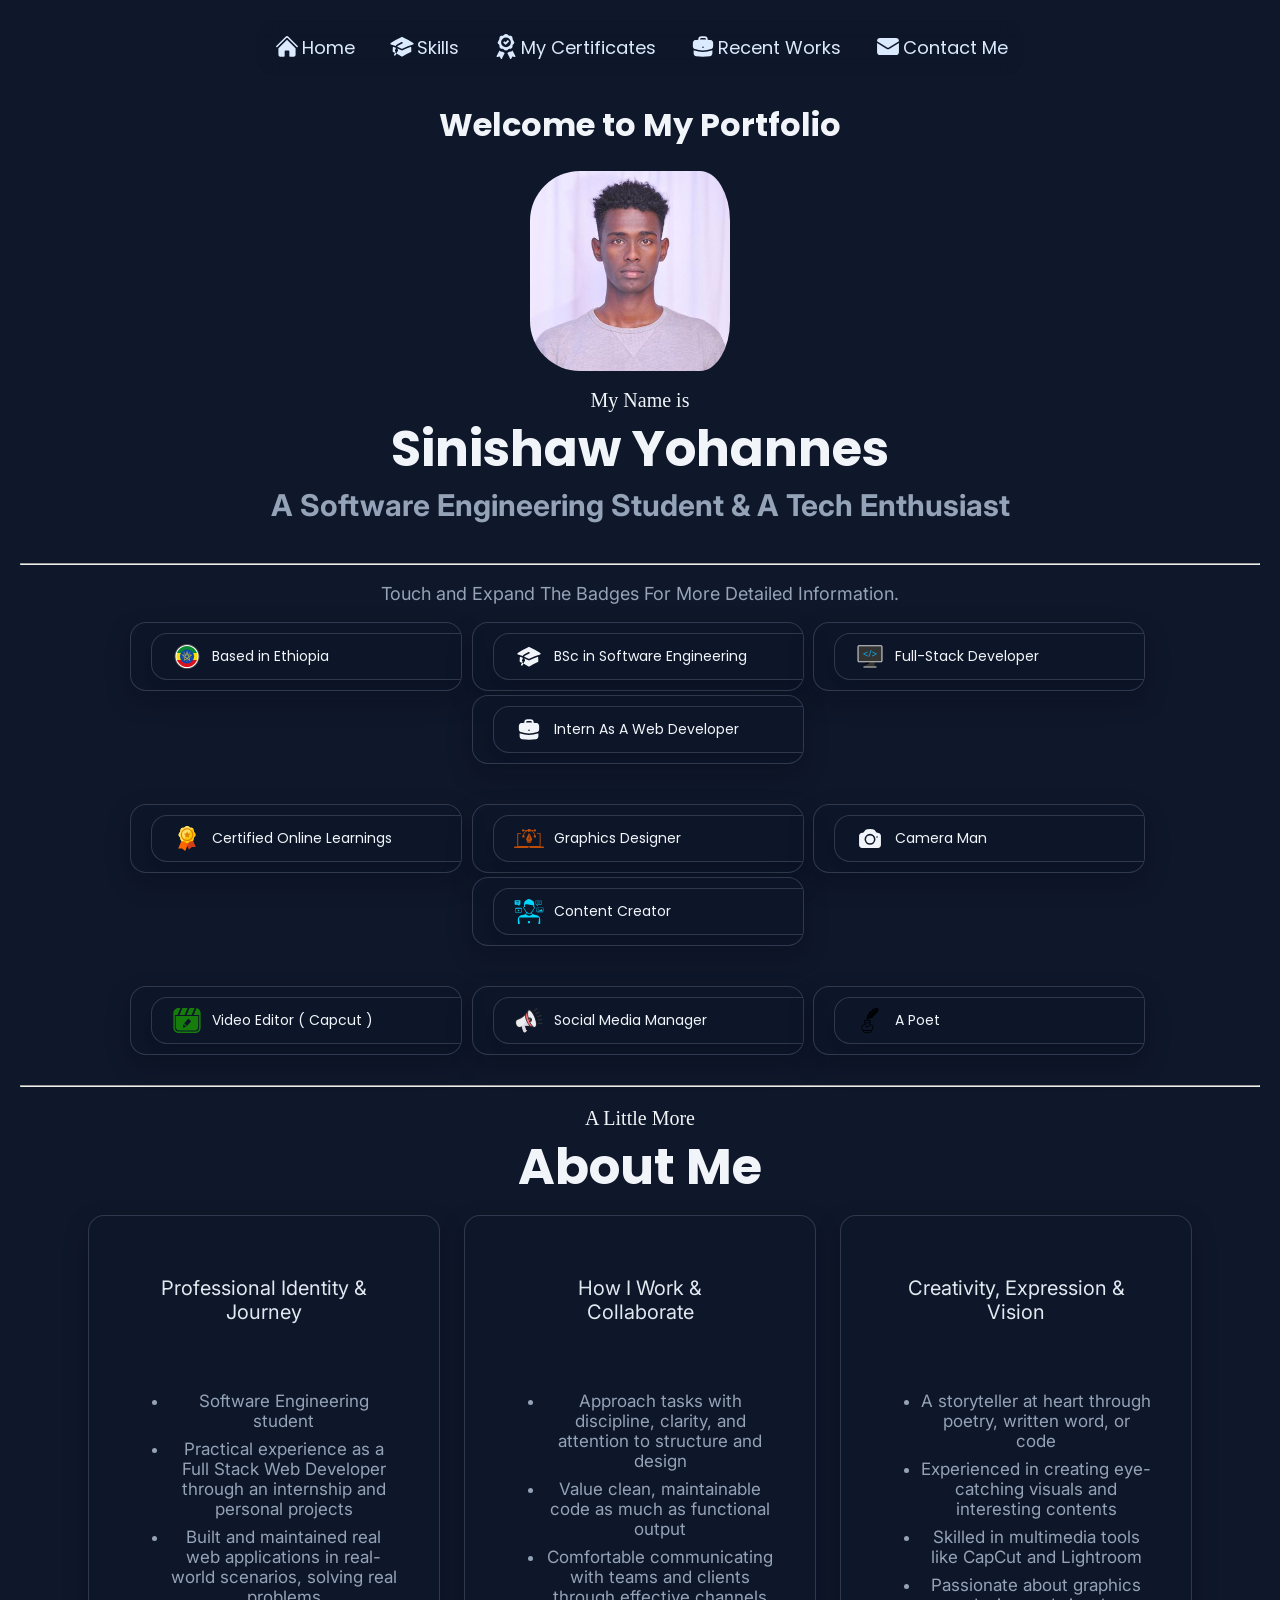
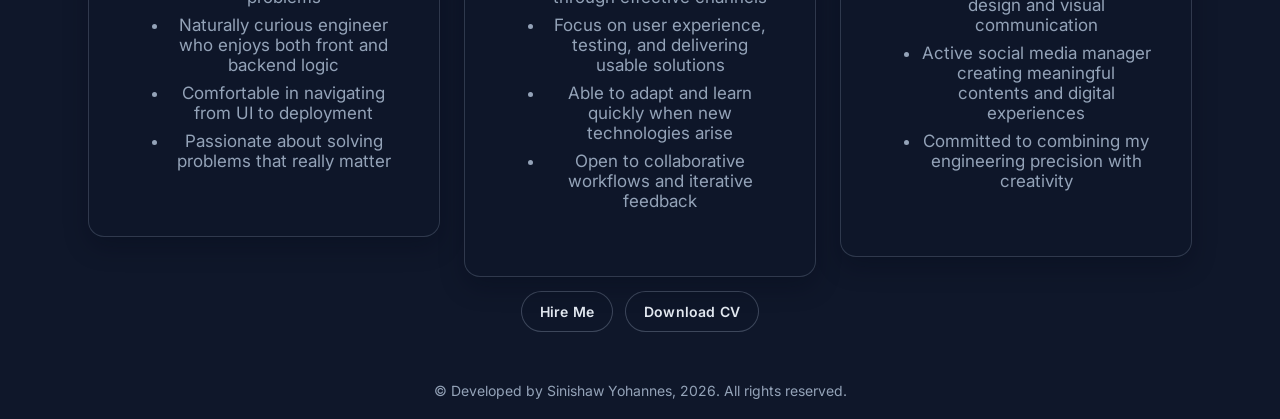
<file: index.html>
<!DOCTYPE html>
<html lang="en">
<head>
    <meta charset="UTF-8">
    <meta name="viewport" content="width=device-width, initial-scale=1.0">
    <link rel="icon" type="image/svg+xml" href="newfavicon.svg">
<!-- CSS -->
    <link  href="CSS/navigation.css" rel="stylesheet">
    <link  href="CSS/texts.css" rel="stylesheet">
    <link  href="CSS/body.css" rel="stylesheet">
    <link  href="CSS/badges.css" rel="stylesheet">
    <link  href="CSS/aboutme.css" rel="stylesheet">
    
<!-- Fonts -->
    <link href="https://fonts.googleapis.com/css2?family=Inter:wght@400;600&family=Poppins:wght@600&display=swap" rel="stylesheet">
   <link href="https://fonts.googleapis.com/css2?family=Satisfy&display=swap" rel="stylesheet">
   

</head>

<!-- Navigation Bar -->
<nav>
    <ul>
        <li >
            <a href="index.html">
               <svg xmlns="http://www.w3.org/2000/svg" viewBox="0 0 24 24" fill="currentColor" class="size-6">
                 <path d="M11.47 3.841a.75.75 0 0 1 1.06 0l8.69 8.69a.75.75 0 1 0 1.06-1.061l-8.689-8.69a2.25 2.25 0 0 0-3.182 0l-8.69 8.69a.75.75 0 1 0 1.061 1.06l8.69-8.689Z" />
                  <path d="m12 5.432 8.159 8.159c.03.03.06.058.091.086v6.198c0 1.035-.84 1.875-1.875 1.875H15a.75.75 0 0 1-.75-.75v-4.5a.75.75 0 0 0-.75-.75h-3a.75.75 0 0 0-.75.75V21a.75.75 0 0 1-.75.75H5.625a1.875 1.875 0 0 1-1.875-1.875v-6.198a2.29 2.29 0 0 0 .091-.086L12 5.432Z" />
            </svg>
                Home</a>
        </li>
        <li >
            <a href="HTML/skill.html">
                <svg xmlns="http://www.w3.org/2000/svg" viewBox="0 0 24 24" fill="currentColor" class="size-6">
                 <path d="M11.7 2.805a.75.75 0 0 1 .6 0A60.65 60.65 0 0 1 22.83 8.72a.75.75 0 0 1-.231 1.337 49.948 49.948 0 0 0-9.902 3.912l-.003.002c-.114.06-.227.119-.34.18a.75.75 0 0 1-.707 0A50.88 50.88 0 0 0 7.5 12.173v-.224c0-.131.067-.248.172-.311a54.615 54.615 0 0 1 4.653-2.52.75.75 0 0 0-.65-1.352 56.123 56.123 0 0 0-4.78 2.589 1.858 1.858 0 0 0-.859 1.228 49.803 49.803 0 0 0-4.634-1.527.75.75 0 0 1-.231-1.337A60.653 60.653 0 0 1 11.7 2.805Z" />
                 <path d="M13.06 15.473a48.45 48.45 0 0 1 7.666-3.282c.134 1.414.22 2.843.255 4.284a.75.75 0 0 1-.46.711 47.87 47.87 0 0 0-8.105 4.342.75.75 0 0 1-.832 0 47.87 47.87 0 0 0-8.104-4.342.75.75 0 0 1-.461-.71c.035-1.442.121-2.87.255-4.286.921.304 1.83.634 2.726.99v1.27a1.5 1.5 0 0 0-.14 2.508c-.09.38-.222.753-.397 1.11.452.213.901.434 1.346.66a6.727 6.727 0 0 0 .551-1.607 1.5 1.5 0 0 0 .14-2.67v-.645a48.549 48.549 0 0 1 3.44 1.667 2.25 2.25 0 0 0 2.12 0Z" />
                 <path d="M4.462 19.462c.42-.419.753-.89 1-1.395.453.214.902.435 1.347.662a6.742 6.742 0 0 1-1.286 1.794.75.75 0 0 1-1.06-1.06Z" />
             </svg>
                 Skills</a>
        </li>
        <li >
            <a href="HTML/certificates.html">
                <svg id="Layer_1" data-name="Layer 1" xmlns="http://www.w3.org/2000/svg" viewBox="0 0 92.35 122.88" fill="currentColor" class="size-6">
                <defs><style>.cls-1{fill-rule:evenodd;}</style></defs><title>certified</title>
                <path class="cls-1" d="M46.18,0a9.26,9.26,0,0,1,5.61,1.76C54,3.16,56.45,5.91,59.5,7.65c4.28,2.45,12.22-.93,16.29,5.11,2.37,3.52,2.48,6.28,2.66,9a15.8,15.8,0,0,0,3.72,9.63c5,6.6,6,11,3.45,15.57-1.75,3.11-5.44,4.85-6.29,6.82-1.82,4.2.19,7.37-2.3,12.27a13.05,13.05,0,0,1-7.93,6.78c-3,1-6-.43-8.39.58C56.5,75.19,53.39,79.3,50,80.34a13,13,0,0,1-7.73,0c-3.35-1-6.45-5.15-10.66-6.92-2.4-1-5.4.39-8.39-.58a13,13,0,0,1-7.94-6.78c-2.49-4.9-.48-8.07-2.3-12.27-.85-2-4.54-3.71-6.29-6.82C4.16,42.39,5.2,38,10.19,31.4a15.92,15.92,0,0,0,3.72-9.63c.17-2.73.28-5.49,2.66-9,4.06-6,12-2.66,16.29-5.11,3-1.74,5.51-4.49,7.7-5.88A9.29,9.29,0,0,1,46.18,0ZM89,113.07,77.41,111l-5.73,10.25c-4.16,5.15-6.8-3.31-8-6.26L52.57,94c2.57-.89,5.67-3.47,8.85-6.35,6.35.13,12.27-1,16.62-6.51l12.82,24.75L92,108.22c.87,3.09.41,5.13-3,4.85Zm-85.57,0L15,111l5.73,10.25c4.15,5.15,6.79-3.31,8-6.26L39.78,94c-2.57-.89-5.66-3.47-8.85-6.35-6.35.13-12.27-1-16.62-6.51L1.5,105.85.38,108.22c-.87,3.09-.41,5.13,3,4.85Zm36.13-76.8,4.72,4.45,9.49-9.64c.93-.95,1.52-1.71,2.68-.52l3.76,3.84c1.23,1.22,1.17,1.94,0,3.08L46.38,51c-2.45,2.41-2,2.56-4.51.09l-8.68-8.64a1.09,1.09,0,0,1,.1-1.69l4.36-4.52c.66-.68,1.19-.64,1.87,0Zm6.54-19.34A24.16,24.16,0,1,1,21.91,41.09,24.16,24.16,0,0,1,46.06,16.93Z"/>
                </svg>
                My Certificates</a>
        </li>
        <li >
            <a href="HTML/recentprojects.html">
                <svg xmlns="http://www.w3.org/2000/svg" viewBox="0 0 24 24" fill="currentColor" class="size-6">
                 <path fill-rule="evenodd" d="M7.5 5.25a3 3 0 0 1 3-3h3a3 3 0 0 1 3 3v.205c.933.085 1.857.197 2.774.334 1.454.218 2.476 1.483 2.476 2.917v3.033c0 1.211-.734 2.352-1.936 2.752A24.726 24.726 0 0 1 12 15.75c-2.73 0-5.357-.442-7.814-1.259-1.202-.4-1.936-1.541-1.936-2.752V8.706c0-1.434 1.022-2.7 2.476-2.917A48.814 48.814 0 0 1 7.5 5.455V5.25Zm7.5 0v.09a49.488 49.488 0 0 0-6 0v-.09a1.5 1.5 0 0 1 1.5-1.5h3a1.5 1.5 0 0 1 1.5 1.5Zm-3 8.25a.75.75 0 1 0 0-1.5.75.75 0 0 0 0 1.5Z" clip-rule="evenodd" />
                 <path d="M3 18.4v-2.796a4.3 4.3 0 0 0 .713.31A26.226 26.226 0 0 0 12 17.25c2.892 0 5.68-.468 8.287-1.335.252-.084.49-.189.713-.311V18.4c0 1.452-1.047 2.728-2.523 2.923-2.12.282-4.282.427-6.477.427a49.19 49.19 0 0 1-6.477-.427C4.047 21.128 3 19.852 3 18.4Z" />
             </svg>
                Recent Works</a>
        </li>
        <li >
            <a href="HTML/contactme.html">
                <svg xmlns="http://www.w3.org/2000/svg" viewBox="0 0 24 24" fill="currentColor" class="size-6">
                 <path d="M1.5 8.67v8.58a3 3 0 0 0 3 3h15a3 3 0 0 0 3-3V8.67l-8.928 5.493a3 3 0 0 1-3.144 0L1.5 8.67Z" />
                 <path d="M22.5 6.908V6.75a3 3 0 0 0-3-3h-15a3 3 0 0 0-3 3v.158l9.714 5.978a1.5 1.5 0 0 0 1.572 0L22.5 6.908Z" />
             </svg>
                Contact Me</a>
        </li>
    </ul>
</nav>

<body>
    <h1 class="h1" style="text-align:center;">Welcome to My Portfolio</h1>
    <img src="Images/ME.jfif" alt="Profile Picture" style="display: block; margin-left: auto; margin-right: auto; width: 200px; height: 200px; border-radius: 50px; padding-right: 20px;">
    <br>
    <p class="alm" style="text-align: center; margin-top: 0%;">My Name is</p>
    <h2 class="h2" style="margin-top: 0%;text-align: center;">Sinishaw Yohannes</h2>
    <h4 class="h3" style="text-align: center;">A Software Engineering Student & A Tech Enthusiast</h4><hr>
    
<p class="etb">Touch and Expand The Badges For More Detailed Information.</p>
<div style="text-align: center;">
      <details class="badge">
       <summary class="badge">
        <svg xmlns="http://www.w3.org/2000/svg" shape-rendering="geometricPrecision" text-rendering="geometricPrecision" image-rendering="optimizeQuality" fill-rule="evenodd" clip-rule="evenodd" viewBox="0 0 512 512" class="size-6">
            <path fill="#4D4D4D" fill-rule="nonzero" d="M256 0c70.683 0 134.689 28.663 181.012 74.987C483.336 121.311 512 185.316 512 256c0 70.683-28.664 134.689-74.988 181.012C390.689 483.336 326.683 512 256 512c-70.677 0-134.689-28.664-181.013-74.988C28.663 390.689 0 326.676 0 256c0-70.684 28.663-134.689 74.987-181.013C121.311 28.663 185.316 0 256 0z"/>
            <path fill="#fff" fill-rule="nonzero" d="M256.001 19.596c65.278 0 124.383 26.467 167.162 69.243 42.777 42.78 69.243 101.884 69.243 167.162S465.94 380.384 423.16 423.16c-42.776 42.78-101.881 69.246-167.159 69.246-65.278 0-124.382-26.466-167.162-69.243-42.776-42.779-69.243-101.884-69.243-167.162S46.063 131.619 88.839 88.839c42.78-42.776 101.884-69.243 167.162-69.243z"/>
            <path fill="#DA121A" fill-rule="nonzero" d="M460.082 328.122c-29.706 84.056-109.854 144.286-204.081 144.286-94.229 0-174.376-60.23-204.081-144.286h408.162z"/><path fill="#FCDD09" fill-rule="nonzero" d="M460.083 328.122H51.92c-7.974-22.56-12.326-46.83-12.326-72.121 0-25.428 4.4-49.826 12.456-72.49h407.902c8.056 22.664 12.456 47.062 12.456 72.49 0 25.291-4.354 49.561-12.325 72.121z"/>
            <path fill="#078930" fill-rule="nonzero" d="M459.953 183.511H52.049C81.86 99.647 161.91 39.594 256.001 39.594s174.141 60.053 203.952 143.917z"/><circle fill="#0F47AF" fill-rule="nonzero" cx="256" cy="256" r="144.61"/><path fill-rule="nonzero" d="M287.166 213.103L324 162.407l-36.834 50.696zm0 0zM306.428 272.385l59.598 19.365-59.598-19.365zm0 0z"/>
            <path fill="#FCDD09" fill-rule="nonzero" d="M324.001 349.593l-5.069-15.599-54.733-39.763 22.552-16.384-3.133-9.639-72.304 52.531-5.068 15.599 49.755-36.149 68 49.404zm-38.783-137.904l36.831-50.694 3.9 2.823-36.834 50.696-3.897-2.825zm-26.808 97.335v62.666h-4.821v-62.666h4.821zm-52.096-34.351l-59.595 19.364-1.488-4.576 59.598-19.363 1.485 4.575zm16.57-60.159l-36.834-50.696 3.9-2.823 36.831 50.694-3.897 2.825zm84.287 55.584l59.598 19.363-1.488 4.576-59.595-19.364 1.485-4.575zm-51.173-129.785l-5.066 15.599 20.905 64.339h-27.872l-3.132 9.641h89.37l13.27-9.641h-61.499l-25.976-79.938zm-110.023 79.938l13.267 9.641h67.651l-8.611 26.507 8.201 5.958 27.617-84.998-5.069-15.599-19.006 58.491h-84.05zm42.024 129.342l13.269-9.639 20.908-64.342 22.548 16.385 8.201-5.958-72.304-52.533h-16.402l49.755 36.149-25.975 79.938zm178.025-129.342h-16.399l-54.732 39.765-8.612-26.51h-10.137l27.617 84.998 13.27 9.642-19.006-58.491 67.999-49.404z"/>
            <path fill-rule="nonzero" d="M256 309.024v62.664-62.664zm0 0zM205.571 272.385l-59.597 19.365 59.597-19.365zm0 0zM224.833 213.103L188 162.407l36.833 50.696zm0 0z"/>
        </svg>
        Based in Ethiopia</summary>
        <div class="separator"></div>
        <div class="badge-content">
            <p class="badge-text">I live in Arba Minch,Ethiopia. A City located in Gamo Zone, South Ethiopia Region.</p>
        </div>
    </details>

    <details class="badge">
       <summary class="badge">
           <svg xmlns="http://www.w3.org/2000/svg" viewBox="0 0 24 24" fill="currentColor" class="size-6">
             <path d="M11.7 2.805a.75.75 0 0 1 .6 0A60.65 60.65 0 0 1 22.83 8.72a.75.75 0 0 1-.231 1.337 49.948 49.948 0 0 0-9.902 3.912l-.003.002c-.114.06-.227.119-.34.18a.75.75 0 0 1-.707 0A50.88 50.88 0 0 0 7.5 12.173v-.224c0-.131.067-.248.172-.311a54.615 54.615 0 0 1 4.653-2.52.75.75 0 0 0-.65-1.352 56.123 56.123 0 0 0-4.78 2.589 1.858 1.858 0 0 0-.859 1.228 49.803 49.803 0 0 0-4.634-1.527.75.75 0 0 1-.231-1.337A60.653 60.653 0 0 1 11.7 2.805Z" />
             <path d="M13.06 15.473a48.45 48.45 0 0 1 7.666-3.282c.134 1.414.22 2.843.255 4.284a.75.75 0 0 1-.46.711 47.87 47.87 0 0 0-8.105 4.342.75.75 0 0 1-.832 0 47.87 47.87 0 0 0-8.104-4.342.75.75 0 0 1-.461-.71c.035-1.442.121-2.87.255-4.286.921.304 1.83.634 2.726.99v1.27a1.5 1.5 0 0 0-.14 2.508c-.09.38-.222.753-.397 1.11.452.213.901.434 1.346.66a6.727 6.727 0 0 0 .551-1.607 1.5 1.5 0 0 0 .14-2.67v-.645a48.549 48.549 0 0 1 3.44 1.667 2.25 2.25 0 0 0 2.12 0Z" />
             <path d="M4.462 19.462c.42-.419.753-.89 1-1.395.453.214.902.435 1.347.662a6.742 6.742 0 0 1-1.286 1.794.75.75 0 0 1-1.06-1.06Z" />
           </svg>
        BSc in Software Engineering</summary>
        <div class="separator"></div>
        <div class="badge-content">
            <p class="badge-text">I am currently a 4th year student of Software Engineering in Arba Minch University.</p>
            <p class="badge-text">You can check it <a href="https://smis.amu.edu.et/pages/check_graduate" target="_blank">Here</a> using my student ID: NSR/855/15</p>
        </div>
    </details>

    <details class="badge">
        <summary class="badge">
        <svg version="1.1" id="Layer_1" xmlns="http://www.w3.org/2000/svg" xmlns:xlink="http://www.w3.org/1999/xlink" viewBox="0 0 512 512" xml:space="preserve" fill="#000000" class="size-6">
        <g id="SVGRepo_bgCarrier" stroke-width="0">
        </g><g id="SVGRepo_tracerCarrier" stroke-linecap="round" stroke-linejoin="round"></g>
        <g id="SVGRepo_iconCarrier"> <rect x="160" y="357.424" style="fill:#333333;" width="192" height="108.336"></rect> 
        <polygon points="160,376.16 274.24,376.16 160,434.064 "></polygon> <path style="fill:#999999;" d="M377.456,487.84H134.544c-9.424,0-17.12-7.712-17.12-17.12l0,0c0-9.424,7.712-17.12,17.12-17.12 H377.44c9.424,0,17.12,7.712,17.12,17.12l0,0C394.576,480.144,386.864,487.84,377.456,487.84z"></path> 
        <path style="fill:#D6D6D6;" d="M480,376.16H32c-17.6,0-32-14.4-32-32v-288c0-17.6,14.4-32,32-32h448c17.6,0,32,14.4,32,32v288 C512,361.76,497.6,376.16,480,376.16z"></path> 
        <rect x="21.968" y="46.096" style="fill:#333333;" width="468.16" height="308.128"></rect> <g> <path style="fill:#0BA4E0;" d="M119.664,196.288l91.824-44.56v17.424l-72.832,33.904v0.384l72.832,34.096v17.248l-91.824-44.56 C119.664,210.224,119.664,196.288,119.664,196.288z"></path> 
        <path style="fill:#0BA4E0;" d="M224.928,262.528l47.28-140.448h16.656l-47.28,140.448H224.928z"></path> <path style="fill:#0BA4E0;" d="M392.336,210.624L300.512,254.8v-17.248l74.016-34.096v-0.384l-74.016-34.096v-17.248l91.824,44.176 V210.624z"></path> </g> </g>
        </svg>
        Full-Stack Developer</summary>
        <div class="separator"></div>
        <div class="badge-content">
            <p class="badge-text">Skilled in modern full-stack development, including HTML, CSS, JavaScript, React, Node.js, Express, MongoDB & SQL, Git/GitHub, API development and deployment.</p> 
             <!-- <p class="badge-text">I have a strong foundation in HTML and have developed few web projects using HTML and CSS</p> -->
            <p class="badge-text">Learn more about my skills and projects in the <a href="HTML/skill.html#fswd">Skills</a> and <a href="HTML/recentprojects.html">Projects</a> sections.</p>
        </div>
    </details>

    <details class="badge">
        <summary class="badge">
        <svg xmlns="http://www.w3.org/2000/svg" viewBox="0 0 24 24" fill="currentColor" class="size-6">
        <path fill-rule="evenodd" d="M7.5 5.25a3 3 0 0 1 3-3h3a3 3 0 0 1 3 3v.205c.933.085 1.857.197 2.774.334 1.454.218 2.476 1.483 2.476 2.917v3.033c0 1.211-.734 2.352-1.936 2.752A24.726 24.726 0 0 1 12 15.75c-2.73 0-5.357-.442-7.814-1.259-1.202-.4-1.936-1.541-1.936-2.752V8.706c0-1.434 1.022-2.7 2.476-2.917A48.814 48.814 0 0 1 7.5 5.455V5.25Zm7.5 0v.09a49.488 49.488 0 0 0-6 0v-.09a1.5 1.5 0 0 1 1.5-1.5h3a1.5 1.5 0 0 1 1.5 1.5Zm-3 8.25a.75.75 0 1 0 0-1.5.75.75 0 0 0 0 1.5Z" clip-rule="evenodd" />
        <path d="M3 18.4v-2.796a4.3 4.3 0 0 0 .713.31A26.226 26.226 0 0 0 12 17.25c2.892 0 5.68-.468 8.287-1.335.252-.084.49-.189.713-.311V18.4c0 1.452-1.047 2.728-2.523 2.923-2.12.282-4.282.427-6.477.427a49.19 49.19 0 0 1-6.477-.427C4.047 21.128 3 19.852 3 18.4Z" />
        </svg>
        Intern As A Web Developer</summary>
        <div class="separator"></div>
        <div class="badge-content">
            <p class="badge-text">I am currently pursuing a 4-month internship as a web developer at Gamo Zone Science and Technology Department, where I will be gaining practical experience in building and maintaining web applications.</p>
        </div>
    </details>

</div>
   
<br><br>

<div style="text-align: center;">

     <details class="badge">
        <summary class="badge">
        <?xml version="1.0" encoding="UTF-8"?>
        <!DOCTYPE svg PUBLIC "-//W3C//DTD SVG 1.1//EN" "http://www.w3.org/Graphics/SVG/1.1/DTD/svg11.dtd">
        <svg xmlns="http://www.w3.org/2000/svg" xml:space="preserve" width="360px" height="512px" version="1.1" shape-rendering="geometricPrecision" text-rendering="geometricPrecision" image-rendering="optimizeQuality" fill-rule="evenodd" clip-rule="evenodd" viewBox="0 0 360 511.48" xmlns:xlink="http://www.w3.org/1999/xlink" xmlns:xodm="http://www.corel.com/coreldraw/odm/2003" class="size-6">
        <g id="Layer_x0020_1">
        <metadata id="CorelCorpID_0Corel-Layer"/>
        <polygon fill="#D0401B" points="144.83,306.61 296.28,280.53 360,429.51 281.2,428.61 216.45,481.14 "/>
        <polygon fill="#FF6600" points="231.94,290.08 69.57,294.38 0,459.86 78.8,458.95 143.55,511.48 "/>
        <path fill="#F5C800" d="M183.21 0.03c9.35,-0.4 16.72,2.86 24.15,7.59 9.44,5.98 20.06,17.8 33.17,25.3 18.45,10.54 52.61,-4 70.11,21.99 10.21,15.16 10.69,27.04 11.45,38.78 0.82,12.67 3.04,24.32 16,41.47 21.47,28.38 25.94,47.27 14.88,66.96 -7.54,13.42 -23.41,20.88 -27.09,29.38 -7.81,18.09 0.83,31.72 -9.87,52.81 -7.43,14.62 -18.89,24.26 -34.16,29.18 -12.88,4.14 -25.8,-1.85 -36.1,2.48 -18.12,7.61 -31.48,25.3 -45.89,29.77 -5.57,1.73 -11.11,2.58 -16.65,2.54 -5.53,0.04 -11.08,-0.81 -16.64,-2.54 -14.42,-4.47 -27.78,-22.16 -45.9,-29.77 -10.3,-4.33 -23.22,1.66 -36.1,-2.48 -15.26,-4.92 -26.73,-14.56 -34.16,-29.18 -10.7,-21.09 -2.06,-34.72 -9.87,-52.81 -3.68,-8.5 -19.55,-15.96 -27.09,-29.38 -11.06,-19.69 -6.58,-38.58 14.88,-66.96 12.96,-17.15 15.18,-28.8 16,-41.47 0.76,-11.74 1.24,-23.62 11.45,-38.78 17.5,-25.99 51.66,-11.45 70.11,-21.99 13.12,-7.5 23.73,-19.32 33.17,-25.3 7.44,-4.73 14.81,-7.99 24.15,-7.59z"/>
        <path fill="#FFDD61" d="M183.21 0.04c9.35,-0.41 16.71,2.86 24.15,7.58 9.44,5.98 20.06,17.8 33.17,25.3 14.67,8.38 39.28,0.91 57.54,10.56l-206.12 271.42c-2.45,-0.2 -4.92,-0.62 -7.38,-1.41 -15.27,-4.92 -26.73,-14.55 -34.16,-29.18 -10.7,-21.09 -2.06,-34.72 -9.87,-52.81 -3.68,-8.5 -19.55,-15.96 -27.09,-29.38 -11.06,-19.69 -6.58,-38.58 14.87,-66.96 12.97,-17.14 15.19,-28.8 16.01,-41.47 0.76,-11.74 1.24,-23.62 11.44,-38.78 17.51,-26 51.68,-11.45 70.12,-21.99 13.12,-7.5 23.74,-19.32 33.17,-25.3 7.44,-4.72 14.81,-7.99 24.15,-7.58z"/>
        <circle fill="#E37E00" cx="182.71" cy="176.83" r="130.04"/>
        <path fill="#F5C800" d="M182.71 72.88c57.41,0 103.94,46.54 103.94,103.95 0,57.41 -46.53,103.95 -103.94,103.95 -57.41,0 -103.95,-46.54 -103.95,-103.95 0,-57.41 46.54,-103.95 103.95,-103.95z"/>
        <path fill="#FFDD61" d="M182.71 72.88c27.48,0 52.49,10.67 71.07,28.09l-127.44 163.2c-4.62,-2.98 -8.99,-6.33 -13.07,-9.99 -21.18,-19.02 -34.51,-46.63 -34.51,-77.35 0,-57.41 46.54,-103.95 103.95,-103.95z"/>
        <path fill="#E37E00" fill-rule="nonzero" d="M185.78 116.08l16.31 38.19 41.36 3.71c1.83,0.16 3.18,1.77 3.02,3.59 -0.07,0.89 -0.49,1.67 -1.12,2.21l0 0 -31.29 27.33 9.26 40.5c0.41,1.79 -0.71,3.57 -2.5,3.98 -0.92,0.21 -1.83,0.02 -2.56,-0.45l-35.55 -21.26 -35.66 21.32c-1.57,0.94 -3.61,0.43 -4.55,-1.14 -0.46,-0.77 -0.57,-1.64 -0.39,-2.45l0 0 9.26 -40.5 -31.3 -27.33c-1.38,-1.2 -1.52,-3.3 -0.31,-4.68 0.61,-0.7 1.46,-1.08 2.32,-1.13l41.26 -3.7 16.32 -38.21c0.72,-1.69 2.67,-2.47 4.35,-1.75 0.84,0.35 1.45,1 1.77,1.77l0 0z"/>
        </g>
       </svg>
        Certified Online Learnings</summary>
        <div class="separator"></div>
        <div class="badge-content">
            <p class="badge-text">I have completed various online courses and certifications in web development, including HTML, CSS, JavaScript, React, Node.js, Express, MongoDB & SQL, Git/GitHub, API development and deployment.</p> 
            <!-- <p class="badge-text">I have completed various online courses and certifications including HTML and CSS</p> -->
            <p class="badge-text">You can check my certifications on <a href="HTML/certificates.html">My Certificates</a> section.</p>
    </div>
    </details>

    <details class="badge">
        <summary class="badge">
        <svg id="Layer_1" data-name="Layer 1" xmlns="http://www.w3.org/2000/svg" viewBox="0 0 122.88 77.39" class="size-6" fill="hsla(24, 100%, 46%, 0.801)">
        <defs><style>.cls-1{fill-rule:evenodd;}</style></defs><title>graphic-designing</title>
        <path class="cls-1" d="M2.52,71.63H15.11a2.19,2.19,0,0,1-1.63-2.1V18a2.18,2.18,0,0,1,2.18-2.17h13.8l-.89,3.58H17.37V68.91h87.86V19.4h-11l-1-3.58h13.46A2.17,2.17,0,0,1,108.82,18V69.52a2.17,2.17,0,0,1-1.63,2.1h13.17c3.36,0,3.36,5.77,0,5.77H2.52c-3.36,0-3.36-5.76,0-5.76ZM57.71,0h8.58a1.15,1.15,0,0,1,1.15,1.15V4H81a4.57,4.57,0,0,1,1.1-1.75h0a4.64,4.64,0,0,1,6.58,0h0a4.64,4.64,0,0,1,0,6.58h0a4.64,4.64,0,0,1-6.58,0h0A4.61,4.61,0,0,1,81,7H74a25.23,25.23,0,0,1,6.06,4.89A27.14,27.14,0,0,1,86.72,25.7H88.6A1.37,1.37,0,0,1,90,27.08v6.29a1.37,1.37,0,0,1-1.37,1.38H82.38A1.38,1.38,0,0,1,81,33.37V27.08a1.38,1.38,0,0,1,1.38-1.38h1.44a24.26,24.26,0,0,0-5.88-11.85,22.1,22.1,0,0,0-10.5-6.47V9.83A1.15,1.15,0,0,1,66.29,11H57.71a1.14,1.14,0,0,1-1.15-1.15V7.38a22,22,0,0,0-10.7,6.74A24.57,24.57,0,0,0,40.21,25.7h1.41A1.38,1.38,0,0,1,43,27.08v6.29a1.38,1.38,0,0,1-1.38,1.38H35.4A1.38,1.38,0,0,1,34,33.37V27.08A1.38,1.38,0,0,1,35.4,25.7h1.91a27.42,27.42,0,0,1,6.42-13.47A25.13,25.13,0,0,1,50,7H41.91a4.53,4.53,0,0,1-1.1,1.74h0a4.63,4.63,0,0,1-3.29,1.37,4.7,4.7,0,0,1-3.3-1.37h0a4.64,4.64,0,0,1,0-6.58h0a4.64,4.64,0,0,1,6.58,0h0A4.57,4.57,0,0,1,41.91,4H56.56V1.15A1.14,1.14,0,0,1,57.71,0ZM74.66,40.74,70.21,52.12,53.8,51.91,49.26,40.74c3.9-7,7.87-15.49,9.91-23l2.16.24L61.25,38.1a2.12,2.12,0,1,0,1.29-.05l.06-19.91L65.08,18c1.81,7.51,5.74,16,9.58,22.71ZM69.82,57H53.88V53.82H69.82V57ZM57.87,72.58H65c1.61,0,1.61,3.13,0,3.13H57.87c-1.61,0-1.62-3.13,0-3.13Z"/>
        </svg>
        Graphics Designer</summary>
        <div class="separator"></div>
        <div class="badge-content">
            <p class="badge-text">I have a passion for graphic design and have created various designs for personal projects and clients, including logos, social media graphics, posters, and more.</p>
            <p class="badge-text">You can check my previous graphic design projects in the <a href="HTML/recentprojects.html#gd">Graphic Design</a> section inside <a href="HTML/recentprojects.html">Recent Projects</a> tab.</p>
    </details>

    <details class="badge">
        <summary class="badge">
        <svg xmlns="http://www.w3.org/2000/svg" viewBox="0 0 24 24" fill="currentColor" class="size-6">
        <path d="M12 9a3.75 3.75 0 1 0 0 7.5A3.75 3.75 0 0 0 12 9Z" />
        <path fill-rule="evenodd" d="M9.344 3.071a49.52 49.52 0 0 1 5.312 0c.967.052 1.83.585 2.332 1.39l.821 1.317c.24.383.645.643 1.11.71.386.054.77.113 1.152.177 1.432.239 2.429 1.493 2.429 2.909V18a3 3 0 0 1-3 3h-15a3 3 0 0 1-3-3V9.574c0-1.416.997-2.67 2.429-2.909.382-.064.766-.123 1.151-.178a1.56 1.56 0 0 0 1.11-.71l.822-1.315a2.942 2.942 0 0 1 2.332-1.39ZM6.75 12.75a5.25 5.25 0 1 1 10.5 0 5.25 5.25 0 0 1-10.5 0Zm12-1.5a.75.75 0 1 0 0-1.5.75.75 0 0 0 0 1.5Z" clip-rule="evenodd" />
        </svg>
        Camera Man</summary>
        <div class="separator"></div>
        <div class="badge-content">
            <p class="badge-text">I have experience in photography and videography, capturing moments and creating visual content for personal projects and clients.</p>
            <p class="badge-text">You can check my previous photography and videography projects in the <a href="HTML/recentprojects.html#cw">Camera Works</a> section inside <a href="HTML/recentprojects.html">Recent Projects</a> tab.</p>
    </details>

    <details class="badge">
        <summary class="badge">
        <svg xmlns="http://www.w3.org/2000/svg" shape-rendering="geometricPrecision" text-rendering="geometricPrecision" image-rendering="optimizeQuality" fill-rule="evenodd" clip-rule="evenodd" viewBox="0 0 512 445.97" class="size-6" fill="#00d8ff">
        <path d="m76.83 122.53-20.86-20.01H8.46c-2.3 0-4.42-.96-5.96-2.48A8.42 8.42 0 0 1 0 94.06V29.13c0-2.33.97-4.44 2.49-5.97l.21-.19c1.52-1.43 3.57-2.31 5.76-2.31h85.18c2.3 0 4.43.97 5.96 2.5 1.53 1.53 2.5 3.66 2.5 5.97v64.93c0 2.31-.95 4.43-2.49 5.97l-.21.19a8.418 8.418 0 0 1-5.76 2.3H82.6v17.82c0 1.83-1.48 3.31-3.3 3.31-.99 0-1.87-.43-2.47-1.12zm325.96-10.13 17.14-16.43c.66-.64 1.52-.95 2.38-.95l50.87-.02c.53 0 1.03-.22 1.37-.56.34-.35.57-.85.57-1.38V34.44c0-.52-.23-1.02-.58-1.36-.35-.35-.84-.58-1.36-.58h-88.76c-.51 0-1.01.23-1.36.58-.35.35-.58.84-.58 1.36v58.62c0 .52.22 1.02.58 1.37.34.34.84.57 1.36.57h14.94c1.89 0 3.43 1.55 3.43 3.44v13.96zM255.64 393.17c11.22 0 20.32 9.1 20.32 20.32s-9.1 20.31-20.32 20.31-20.31-9.09-20.31-20.31c0-11.22 9.09-20.32 20.31-20.32zm-52.16-115.82c26.42 29.69 86.25 24.46 108.37.15-5.14-5.74-10.61-13.78-15.32-20.68-1.06-1.55-2.07-3.04-3.04-4.44-9.98 6.72-21.86 10.85-36.76 10.81-16.59-.04-29.5-5.73-40.23-14.43-3.02 8.99-7.43 21.37-11.69 27.27-.38.53-.83.97-1.33 1.32zm102.84 52.62H92.33c-8.14 0-14.75 7.62-13.53 16.93l12.82 99.07H59.03c.02-52.91-18.75-117.82 36.61-148.69 20.62-11.5 78.61-15.4 101.79-30.59 3.55-6.65 7.48-18.59 9.82-25.71.27-.8-.16.52.24-.69-8.52-9.15-15.48-19.96-22.17-30.59l-19.09-30.35c-6.98-10.42-10.61-19.94-10.84-27.74-.1-3.68.52-7.02 1.88-9.94 1.42-3.07 3.61-5.64 6.57-7.63 1.37-.93 2.92-1.71 4.62-2.36-1.24-16.46-1.7-37.22-.9-54.58.41-4.13 1.2-8.25 2.35-12.37 6.99-24.98 28.46-42.97 52.98-51.44 11.89-4.11 7.3-13.91 19.33-13.26 28.5 1.56 72.47 19.92 89.37 39.41 23.68 27.3 17.57 60.91 16.77 94.21 5.3 1.61 8.69 4.97 10.08 10.4 1.54 6.02-.13 14.51-5.24 26.08h-.01c-.1.21-.2.42-.32.62l-21.76 35.84c-8.39 13.81-16.91 27.66-28.27 38.3l-.56.51c1.09 1.57 2.27 3.29 3.5 5.1 3.78 5.54 8.08 11.85 12.07 16.78 23.64 14.7 80.55 18.66 100.88 30 50.9 28.37 33.5 98.44 36.46 148.69h-32.44l12.82-99.07c1.21-9.32-5.39-16.93-13.53-16.93H306.32zM179.47 140.49c-4.23.17-7.43 1.05-9.63 2.52-1.25.84-2.17 1.91-2.76 3.18-.65 1.42-.95 3.14-.9 5.12.17 5.81 3.21 13.4 9.1 22.15l.08.13 19.1 30.36c7.66 12.18 15.68 24.59 25.66 33.71 9.59 8.77 21.23 14.71 36.61 14.75 16.67.04 28.86-6.14 38.75-15.4 10.29-9.62 18.41-22.83 26.41-36l21.51-35.43c4.01-9.15 5.47-15.27 4.55-18.86-.54-2.14-2.91-3.18-6.93-3.39-.85-.04-1.73-.05-2.62-.03-.96.03-1.96.1-3 .19-.58.06-1.13.02-1.67-.1-1.91.1-3.88-.03-5.89-.33l7.37-32.6c-54.66 8.62-95.54-31.98-153.32-8.11l4.16 38.42c-2.33.11-4.54.03-6.58-.28zm249.61 33.4c4.09 0 7.41 3.32 7.41 7.42 0 4.09-3.32 7.42-7.41 7.42-4.1 0-7.43-3.33-7.43-7.42 0-4.1 3.33-7.42 7.43-7.42zm30.69 31.85 14.85-25.67 19.79 25.53v14.35h-84.92v-4.94l13.49-.31 6.18-15.15 3.09 10.82h9.28l8.04-20.72 10.2 16.09zm-55.47-55.26h95.3c3.4 0 6.51 1.4 8.76 3.64l.2.23c2.13 2.23 3.44 5.26 3.44 8.54v61.14c0 3.39-1.4 6.5-3.65 8.75-2.27 2.26-5.35 3.66-8.75 3.66h-95.3c-3.39 0-6.5-1.41-8.75-3.66a12.327 12.327 0 0 1-3.65-8.75v-61.14c0-3.41 1.4-6.52 3.65-8.77a12.36 12.36 0 0 1 8.75-3.64zm95.3 7.83h-95.3c-1.25 0-2.4.52-3.23 1.34-.82.83-1.34 1.98-1.34 3.24v61.14c0 1.26.52 2.41 1.34 3.23a4.5 4.5 0 0 0 3.23 1.35h95.3c1.25 0 2.4-.51 3.22-1.34a4.54 4.54 0 0 0 1.35-3.24v-61.14c0-1.2-.47-2.3-1.21-3.12l-.13-.12a4.61 4.61 0 0 0-3.23-1.34zm-98.87-81c-1.9 0-3.45-1.54-3.45-3.44s1.55-3.44 3.45-3.44h47.56a3.44 3.44 0 1 1 0 6.88h-47.56zm0-21.1c-1.9 0-3.45-1.54-3.45-3.44s1.55-3.45 3.45-3.45h58.32c1.9 0 3.44 1.55 3.44 3.45 0 1.9-1.54 3.44-3.44 3.44h-58.32zm22.95 45.67-21.8 20.9c-.63.68-1.53 1.11-2.52 1.11-1.9 0-3.44-1.55-3.44-3.44v-18.57h-11.5c-2.42 0-4.64-1-6.23-2.59a8.843 8.843 0 0 1-2.59-6.23V34.44c0-2.41 1.01-4.63 2.6-6.22 1.6-1.6 3.81-2.6 6.22-2.6h88.76c2.41 0 4.63 1 6.22 2.6a8.783 8.783 0 0 1 2.59 6.22v58.62c0 2.42-.99 4.62-2.58 6.22-1.61 1.6-3.81 2.6-6.23 2.6h-49.5zM21.51 156.72h94.58c3.24 0 6.21 1.34 8.34 3.49 2.16 2.13 3.49 5.1 3.49 8.34v61.49c0 3.23-1.34 6.19-3.48 8.33-2.16 2.16-5.12 3.5-8.35 3.5H21.51c-3.24 0-6.2-1.34-8.35-3.48l-.24-.27c-2-2.12-3.23-4.97-3.23-8.08v-61.49c0-3.24 1.33-6.2 3.47-8.34 2.16-2.15 5.12-3.49 8.35-3.49zm38.98 32.42 19.88 13.87c.35.21.66.49.9.85.94 1.35.6 3.21-.75 4.14l-19.84 13.71c-.52.43-1.18.68-1.89.68-1.65 0-2.99-1.34-2.99-2.99v-27.83c.02-.59.19-1.19.56-1.7a2.957 2.957 0 0 1 4.13-.73zm59.62-13.08H17.49v53.98c0 1.03.39 1.98 1.02 2.68l.17.16c.73.72 1.74 1.18 2.83 1.18h94.58c1.1 0 2.12-.45 2.83-1.17.74-.74 1.19-1.75 1.19-2.85v-53.98zM77.98 67.73c2.4 0 4.35 1.94 4.35 4.34 0 2.39-1.95 4.34-4.35 4.34H32.35c-2.39 0-4.34-1.95-4.34-4.34 0-2.4 1.95-4.34 4.34-4.34h45.63zm0-23.16c2.4 0 4.35 1.95 4.35 4.34 0 2.4-1.95 4.35-4.35 4.35H22.03c-2.4 0-4.35-1.95-4.35-4.35 0-2.39 1.95-4.34 4.35-4.34h55.95z"/>
        </svg>
        Content Creator</summary>
        <div class="separator"></div>
        <div class="badge-content">
            <p class="badge-text">I have experience in creating content for YouTube. I enjoy creating and sharing experiences through multimedia content.</p>
            <p class="badge-text">You can check my previous content creation projects for YouTube in the <a href="HTML/recentprojects.html#ccsmve">Content Creation</a> section inside <a href="HTML/recentprojects.html">Recent Projects</a> tab.</p>
    </div>
    </details>

</div>

<br><br>

<div style="text-align: center;">

    <details class="badge">
        <summary class="badge">
        <svg xmlns="http://www.w3.org/2000/svg" shape-rendering="geometricPrecision" text-rendering="geometricPrecision" image-rendering="optimizeQuality" fill-rule="evenodd" clip-rule="evenodd" viewBox="0 0 512 468.554" class="size-6" fill="#1caa00b2">
        <path d="M45.451 148.06h421.098v206.033c0 37.884-31.128 69.009-69.012 69.009H114.463c-37.906 0-69.012-31.102-69.012-69.009V148.06zM97.632 0h36.134l-56.57 129.552H28.619v241.373c0 18.956 7.776 36.205 20.289 48.717 12.519 12.519 29.777 20.292 48.724 20.292h316.736c18.941 0 36.196-7.78 48.715-20.298 12.518-12.519 20.298-29.774 20.298-48.711V129.552h-103.43l55.552-127.23c18.413 4.103 34.911 13.441 47.818 26.351C501.017 46.364 512 70.788 512 97.632v273.293c0 26.841-10.995 51.255-28.682 68.946-17.691 17.69-42.112 28.683-68.95 28.683H97.632c-26.845 0-51.269-10.986-68.959-28.677C10.989 422.193 0 397.785 0 370.925V97.632c0-26.867 10.983-51.281 28.667-68.965C46.351 10.983 70.765 0 97.632 0zm74.069 0h96.15l-56.57 129.552h-96.15L171.701 0zm133.63 0h93.252l-56.567 129.552h-93.258L305.331 0zm-63.062 353.629l-61.812 16.466 8.951-66.325 52.861 49.859zm33.858-150.64c1.593-1.835 4.879-2.678 7.14-1.068l46.834 42.597c1.985 1.982 1.906 5.026-.158 7.15l-74.239 86.891-52.807-49.862 73.23-85.708z"/>
        </svg>
        Video Editor ( Capcut )</summary>
        <div class="separator"></div>
        <div class="badge-content">
            <p class="badge-text">I have experience in video editing using Capcut. I edit videos for YouTube and other platforms.</p>
            <p class="badge-text">You can check my previous video editing projects for YouTube in the <a href="/HTML/recentprojects.html#ccsmve">Content Creation</a> section inside <a href="/HTML/recentprojects.html">Recent Projects</a> tab.</p> 
    </details>

    <details class="badge">
        <summary class="badge">
        <svg xmlns="http://www.w3.org/2000/svg" shape-rendering="geometricPrecision" text-rendering="geometricPrecision" image-rendering="optimizeQuality" fill-rule="evenodd" clip-rule="evenodd" viewBox="0 0 512 470.605" class="size-6">
        <path fill="#333" fill-rule="nonzero" d="M344.323 189.398c-185.654-509.961 164.288 451.303 0 0zM.006 274.208c-.296-26.257 9.654-49.868 32.868-59.155.862-1.3 1.707-2.308 3.211-3.568 2.682-2.25 5.117-2.917 8.271-4.119 111.299-40.944 154.013-104.741 178.306-141.025 7.092-10.592 12.749-19.04 18.586-24.867 3.238-3.233 5.784-5.311 9.611-6.748 3.955-1.486 7.636-1.621 12.763-.797 11.258 1.807 22.804 9.317 34.09 21.008 24.993 25.89 51.345 74.957 69.931 126.007 18.674 51.3 29.726 105.327 24.013 140.899-2.355 14.671-7.549 26.712-16.147 35.01l-.013-.013c-.499.479-1.046.923-1.638 1.325-5.906 4.013-11.477 5.573-17.242 5.793-4.982.191-9.346-.656-14.195-1.663-8.73-1.815-17.087-4.198-26.095-6.766-29.331-8.361-65.922-18.786-124.062-11.965-1.159 3.852-2.009 7.966-2.045 11.639-.023 2.442.223 4.379.936 5.031l.982.895c5.441 4.95 8.122 7.382 9.728 13.387 1.254 4.696.73 8.742-.301 16.706l-.345 2.681c-.581 4.569 1.766 5.571 4.109 6.57 6.868 2.929 13.735 5.856 17.459 15.799a12.37 12.37 0 01.836 7.345c-2.984 15.325-12.029 23.102-21.069 30.876-1.777 1.528-3.558 3.059-5.146 4.563l-.021-.022c-.257.243-.525.478-.805.703-21.558 17.238-36.55 12.102-48.148-2.403-7.394-9.246-12.077-22.156-16.448-34.207l-1.798-4.881c-6.24-16.889-10.921-37.082-15.653-58.101l-1.191.367a667.431 667.431 0 00-14.308 4.417c-.469.151-.712.248-.911.327-4.252 1.691-6.384 2.536-9.811 1.308-28.317 7.271-51.861-6.526-67.678-28.657-6.456-9.035-11.564-19.52-15.078-30.444C2.064 296.596.131 285.176.006 274.208z"/><path fill="#EDECF1" d="M41.141 225.308c-58.58 17.233-20.206 151.415 48.412 127.938 2.642 1.651 2.605.873 5.693-.123a640.23 640.23 0 0128.504-8.49c5.681 25.047 10.835 49.679 18.098 69.338 9.267 25.077 18.918 58.561 47.009 36.098 8.861-8.391 19.86-14.858 22.571-28.784-4.509-13.529-25.473-5.551-22.5-28.937 2.06-16.195 2.513-15.039-6.13-22.932-8.752-7.993-4.192-26.164.368-37.2 30.512-4.222 55.463-3.969 76.625-1.584-26.803-30.317-45.78-62.409-57.511-95.876-11.772-33.59-16.21-68.415-13.907-104.087-29.166 30.577-72.25 63.528-139.742 88.357-5.491 2.021-4.36 1.286-7.49 6.282z"/><path fill="#333" fill-rule="nonzero" d="M307.384 353.208c-7.305-2.011-32.968-6.918-37.678-11.815-32.094-33.45-54.299-69.183-67.426-106.637-13.649-38.95-17.442-79.56-12.292-121.227.01.001 2.182-5.626 2.526-6.073 8.179-10.61 16.361-22.303 23.8-32.933 10.112-14.453 18.934-27.06 24.934-33.049 3.238-3.233 5.784-5.311 9.611-6.748 3.955-1.486 7.636-1.621 12.763-.797 11.258 1.807 22.804 9.317 34.09 21.008 24.993 25.89 51.345 74.957 69.931 126.007 18.674 51.3 29.726 105.327 24.013 140.899-2.355 14.671-7.549 26.712-16.147 35.01l-.013-.013c-.499.479-1.046.923-1.638 1.325-5.907 4.015-11.479 5.571-17.242 5.791-4.985.192-9.346-.655-14.195-1.661-8.289-1.723-21.489-5.358-35.037-9.087z"/>
        <path fill="#FD6974" d="M278.645 332.794c12.561 2.98 29.835 7.917 44.655 11.928-30.325-30.381-55.091-77.058-71.837-124.843-17.875-51.006-26.663-104.043-23.415-140.522-8.014 11.446-16.969 24.326-25.72 35.678-9.678 78.292 13.551 152.34 76.317 217.759z"/>
        <path fill="#DBD9E5" d="M123.627 344.536c4.723 20.995 12.075 52.801 18.221 69.435 9.265 25.077 18.918 58.561 47.009 36.098 8.861-8.391 19.86-14.858 22.571-28.784-4.509-13.529-25.473-5.551-22.5-28.937 2.06-16.195 2.513-15.039-6.13-22.932-8.426-7.696-4.512-24.825-.14-35.939 11.438-5.612 42.498-6.159 76.696-2.751-21.493-24.321-37.738-47.042-52.252-82.478-32.723 28.704-50.752 67.583-83.475 96.288z"/>
        <path fill="#333" fill-rule="nonzero" d="M234.923 50.104c2.035-4.869 4.802-8.691 8.211-11.53 7.619-6.348 16.735-7.1 26.764-3.151 7.236 2.849 15.071 8.446 23.09 16.24 18.048 17.538 38.596 47.708 55.662 82.839 21.729 44.725 39.401 97.5 45.584 139.979 3.042 20.889 3.327 39.634.02 54.264-3.985 17.635-13.006 29.817-28.257 34.034-5.229 1.444-10.953 1.835-17.189 1.056a12.364 12.364 0 01-6.572-2.891c-38.985-27.882-70.662-83.678-90.773-141.065-23.576-67.275-31.352-138.093-16.54-169.775zm120.031 14.372c-4.087 3.367-10.122 2.805-13.489-1.278-3.366-4.088-2.807-10.123 1.279-13.489l57.468-47.512c4.083-3.366 10.121-2.805 13.488 1.279 3.363 4.086 2.805 10.122-1.282 13.491l-57.464 47.509zm80.732 234.809c-5.29.242-9.728-3.884-9.919-9.191-.24-5.284 3.884-9.729 9.19-9.917l67.118-2.521c5.254-.173 9.696 3.956 9.919 9.19a9.602 9.602 0 01-9.17 9.97l-67.138 2.469zm-1.917-65.207c-5.247.7-10.069-2.997-10.752-8.19-.699-5.247 2.999-10.071 8.191-10.753l62.008-8.239c5.247-.703 10.071 2.997 10.751 8.19.702 5.245-2.999 10.071-8.188 10.751l-62.01 8.241zm-13.046-59.864c-5.002 1.734-10.465-.913-12.205-5.917a9.588 9.588 0 015.915-12.205l63.582-22.067c4.986-1.792 10.471.91 12.205 5.913a9.597 9.597 0 01-5.915 12.208l-63.582 22.068zm-29.985-57.655c-4.593 2.624-10.432 1.024-13.057-3.566-2.621-4.593-1.021-10.431 3.571-13.055l60.245-34.563c4.592-2.626 10.431-1.026 13.055 3.564 2.622 4.593 1.021 10.431-3.572 13.055l-60.242 34.565z"/><path fill="#fff" d="M246.374 54.901c12.707-30.515 58.216 17.306 91.101 84.993 44.828 92.271 71.882 218.986 12.84 211.601C270 295.205 220.643 108.066 246.374 54.901z"/>
        <path fill="#EDECF1" d="M344.966 156.013c40.143 90.193 61.02 202.445 5.349 195.482-25.055-17.559-47.095-47.854-64.784-82.841-32.261-73.557-45.799-160.022-29.611-193.468 12.445-29.886 56.349 15.366 89.046 80.827z"/>
        <path fill="#333" d="M313.581 222.046c0 19.45-23.747 58.467-31.771 41.772-12.338-25.673-22.371-52.209-28.72-80.613-2.026-9.109 60.491-7.901 60.491 38.841z"/>
        </svg>
        Social Media Manager</summary>
        <div class="separator"></div>
        <div class="badge-content">
            <p class="badge-text">I am currently managing social media accounts and collaborating with other social media managers too. I create and schedule posts, write scripts, engage with followers, and analyze performance metrics. I also have an iphone 12, a professional microphone and a digital camera as a content creating kit.</p>
            <p class="badge-text">I am currently managing 2 YouTube Channels and they are mentioned in <a href="HTML/recentprojects.html#ccsmve">Content Creation</a> section inside <a href="HTML/recentprojects.html">Recent Projects</a> tab.</p>
    </div>
    </details>

    <details class="badge">
        <summary class="badge">
        <?xml version="1.0" encoding="UTF-8"?>
        <!DOCTYPE svg PUBLIC "-//W3C//DTD SVG 1.1//EN" "http://www.w3.org/Graphics/SVG/1.1/DTD/svg11.dtd">
        <svg xmlns="http://www.w3.org/2000/svg" xml:space="preserve" width="353px" height="512px" version="1.1" shape-rendering="geometricPrecision" text-rendering="geometricPrecision" image-rendering="optimizeQuality" fill-rule="evenodd" clip-rule="evenodd" viewBox="0 0 353 512.32" xmlns:xlink="http://www.w3.org/1999/xlink" xmlns:xodm="http://www.corel.com/coreldraw/odm/2003" fill="currentColor" class="size-6">
        <g id="Layer_x0020_1">
        <metadata id="CorelCorpID_0Corel-Layer"/>
        <path fill="black" fill-rule="nonzero" d="M74.05 244.67l38.71 0c1.5,-4.16 2.96,-8.33 4.3,-12.54l-17.01 -27.12 12.78 4.82 -5.65 -15.84 8.53 3c-6.84,-29.82 3.66,-51.96 20.14,-71.46 -4.28,25.57 -5.73,48.13 -2.5,65.73 -0.89,-51.13 14.71,-112.63 74.32,-141.43 -4.89,14.88 -8.31,30.5 -8.94,47.49 20.95,-57.37 23.5,-76.06 71.4,-96.75l-15.49 35.85c3.97,-6.72 8.98,-12.18 12.38,-17.97 16.98,-28.98 77.01,-22.55 84.98,10.4 1.22,5.07 1.28,10.19 0.41,15.33 -10.99,47.95 -52.78,70.02 -120.22,70.57 10.78,6.38 46.02,4.81 83.36,-6.29 -27.47,23.87 -48.51,49.98 -87.25,66.72 5.53,2.11 15.82,2.38 24.78,2.89 -22.36,19.23 -55.49,30.9 -96.54,36.16 5.18,5.27 19.71,2.3 35,6.33l-39.51 9.67 11.64 4.65 -27.29 -2.7c12.39,-28.04 26.16,-54.82 42.52,-79.24 40.11,-59.89 93.01,-101.98 162.38,-123.98 -6.51,-0.02 -12.83,0.76 -19,2.12 -22.58,4.98 -46.94,19.39 -65.83,32.27 -35.47,24.19 -62.32,53.17 -86.3,88.8 -22.05,32.77 -35.33,60.54 -45.99,92.52l46.04 0c4.57,0 8.74,1.88 11.77,4.9l0.05 0.05c3.01,3.03 4.88,7.19 4.88,11.75l0 36.45c0,4.56 -1.88,8.74 -4.91,11.78l0.01 0.01c-2.38,2.38 -5.47,4.05 -8.92,4.66l0 21.82c3.4,1.18 7.36,2.46 11.56,3.8 21.21,6.79 47.87,15.34 56.04,31.64 3.32,6.64 4.16,13.61 3.23,21.24 -0.83,6.86 -3.1,14.21 -6.21,22.4l-24.58 67.59 -0.35 0.79c-3.72,7.58 -8.2,13.82 -13.48,18.57 -5.46,4.92 -11.75,8.28 -18.91,9.92 -0.68,0.18 -1.4,0.28 -2.13,0.28l-112.25 0c-0.56,-0.01 -1.13,-0.07 -1.71,-0.19 -7.33,-1.6 -13.76,-4.99 -19.34,-10.01 -5.17,-4.66 -9.57,-10.75 -13.25,-18.13 -0.22,-0.39 -0.41,-0.8 -0.57,-1.23l-24.58 -67.59c-3.02,-7.96 -5.25,-15.14 -6.13,-21.91 -0.98,-7.54 -0.31,-14.4 2.71,-20.89 7.87,-16.9 35.04,-25.61 56.58,-32.51 4.16,-1.33 8.09,-2.59 11.46,-3.77l0 -21.83c-3.43,-0.6 -6.52,-2.27 -8.89,-4.64l-0.04 0c-3.02,-3.03 -4.89,-7.21 -4.89,-11.8l0 -36.45c0,-4.6 1.87,-8.78 4.89,-11.8 3.02,-3.02 7.2,-4.9 11.81,-4.9zm19.27 126.18l57.6 0 0 16.23 -57.6 0 0 -16.23zm-55.93 81.77l169.47 0 15.69 -43.15c2.68,-7.05 4.61,-13.22 5.27,-18.6 0.56,-4.62 0.16,-8.62 -1.59,-12.12 -5.1,-10.19 -28.18,-17.58 -46.54,-23.46 -6.63,-2.12 -12.71,-4.07 -17.76,-6.14 -3.14,-1.27 -5.03,-4.29 -5.04,-7.48l-0.03 0 0 -27.16 -69.47 0 0 27.16c0,3.7 -2.47,6.81 -5.84,7.79 -4.88,1.95 -10.64,3.79 -16.9,5.8 -18.53,5.94 -41.92,13.44 -46.82,23.96 -1.63,3.5 -1.96,7.45 -1.38,11.95 0.69,5.26 2.61,11.35 5.25,18.3l15.69 43.15zm163.57 16.23l-157.67 0 2.93 8.06c2.73,5.45 5.91,9.87 9.57,13.17 3.26,2.94 6.96,4.97 11.12,6.02l110.43 0c4.16,-1.05 7.85,-3.08 11.12,-6.02 3.66,-3.3 6.84,-7.72 9.57,-13.17l2.93 -8.06zm-30.76 -207.96l-96.15 0c-0.13,0 -0.25,0.06 -0.33,0.15 -0.09,0.09 -0.15,0.21 -0.15,0.33l0 36.45c0,0.12 0.06,0.23 0.15,0.32 0.07,0.1 0.19,0.15 0.33,0.15l5.23 0 85.69 0 5.23 0c0.12,0 0.24,-0.06 0.33,-0.15l0.03 0c0.07,-0.07 0.12,-0.19 0.12,-0.32l0 -36.45c0,-0.14 -0.05,-0.26 -0.12,-0.33l-0.03 -0.03c-0.07,-0.07 -0.19,-0.12 -0.33,-0.12z"/>
        </g>
        </svg>
        A Poet</summary>
        <div class="separator"></div>
        <div class="badge-content">
            <p class="badge-text">I have a passion for poetry and creative writing. I enjoy expressing myself through words and exploring different themes and emotions in my poetry.</p>
            <p class="badge-text">And I think that's why I'm great at storytelling and communicating ideas effectively. Which makes me a good fit for any creative project.</p>
    </div>
    </details>

</div>

<br><hr>

<p class="alm">A Little More</p>
<h2 class="h2" style="text-align: center; margin-top: 0%;">About Me</h2>
   
<div style="text-align: center;">

<div class="aboutme">
  <!-- <span>
    <span style="font-size:20px; margin-bottom:0px; color: #e2e8f0;">What I Can Do For You</span>
    <ul>
        <li>Build clean and semantic HTML web pages</li>
        <li>Create responsive layouts using modern CSS</li>
        <li>Convert designs into structured HTML/CSS websites</li>
        <li>Develop landing pages and portfolio sites</li>
        <li>Improve and fix existing HTML/CSS layouts</li>
        <li>Ensure websites work across different browsers</li>
        <li>Write organized and maintainable front-end code</li>
    </ul>
</span> -->
     <span>
        <span style="font-size:20px; margin-bottom:0px; color: #e2e8f0;">Professional Identity & Journey</span>
        <ul> 
           <li>Software Engineering student</li>
           <li>Practical experience as a Full Stack Web Developer through an internship and personal projects</li>
           <li>Built and maintained real web applications in real-world scenarios, solving real problems</li> 
           <li>Naturally curious engineer who enjoys both front and backend logic</li>
           <li>Comfortable in navigating from UI to deployment</li>
           <li>Passionate about solving problems that really matter</li>
        </ul>
    </span> 
</div>

<div class="aboutme">
    <span>
        <span style="font-size:20px; margin-bottom:0px; color: #e2e8f0;">How I Work & Collaborate</span>
        <ul>
           <li>Approach tasks with discipline, clarity, and attention to structure and design</li>
           <li>Value clean, maintainable code as much as functional output</li>
           <li>Comfortable communicating with teams and clients through effective channels</li> 
           <li>Focus on user experience, testing, and delivering usable solutions</li>
           <li>Able to adapt and learn quickly when new technologies arise</li>
           <li>Open to collaborative workflows and iterative feedback</li>
        </ul>
    </span>
</div>

<div class="aboutme">
    <span>
        <span style="font-size:20px; margin-bottom:0px; color: #e2e8f0;">Creativity, Expression & Vision</span>
        <ul>
           <li>A storyteller at heart through poetry, written word, or code</li>
           <li>Experienced in creating eye-catching visuals and interesting contents</li>
           <li>Skilled in multimedia tools like CapCut and Lightroom</li> 
           <li>Passionate about graphics design and visual communication</li>
           <li>Active social media manager creating meaningful contents and digital experiences</li>
           <li>Committed to combining my engineering precision with creativity</li>
        </ul>
    </span> 
</div>
</div>

<div class="cta-row" aria-label="Quick contact actions">
    <a class="cta-btn" href="HTML/contactme.html">Hire Me</a>
    <a class="cta-btn" href="CV/Sine-John-CV.pdf" download target="_blank" rel="noopener noreferrer">Download CV</a>
</div>

<footer class="page-footer">
    <p>&copy; Developed by Sinishaw Yohannes, 2026. All rights reserved.</p>
</footer>
</body>
</html>
</file>
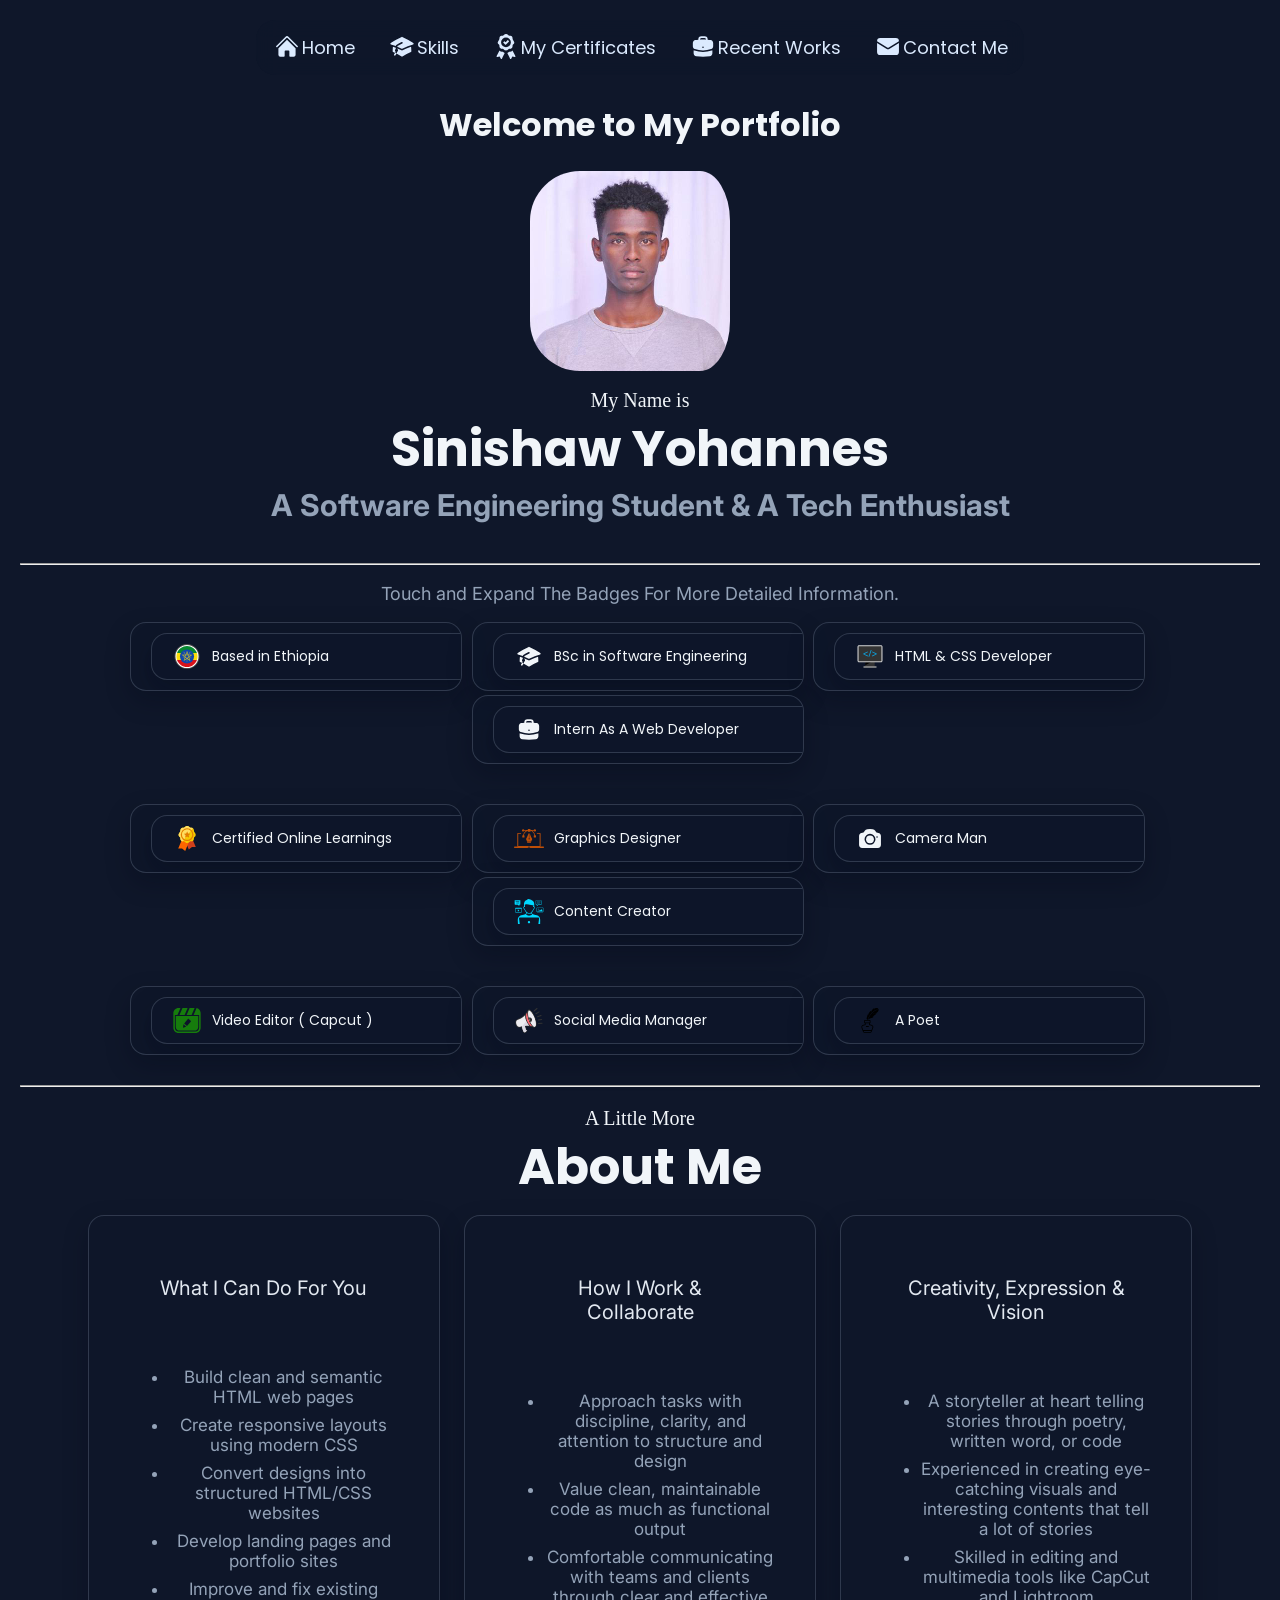
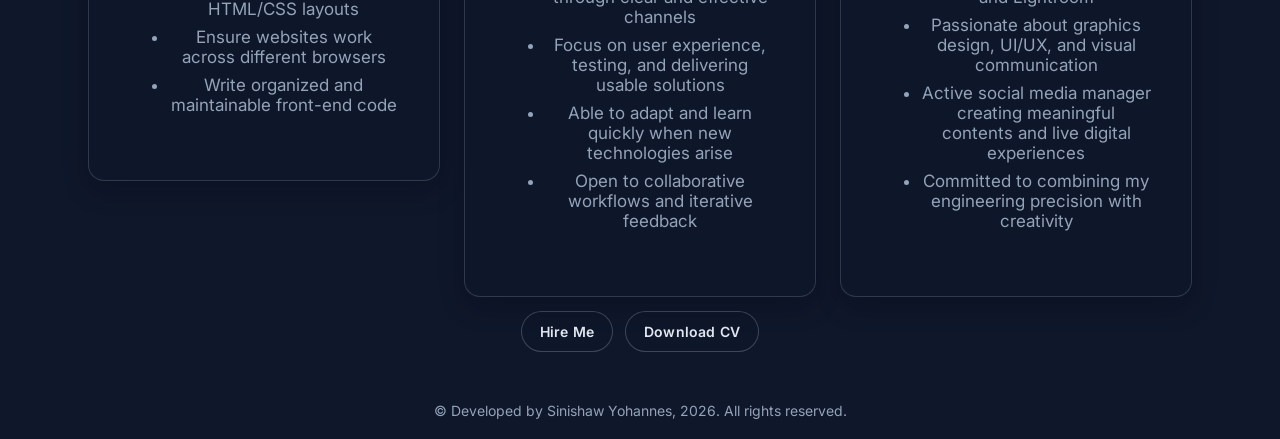
<file: HTML/index.html>
<!DOCTYPE html>
<html lang="en">
<head>
    <meta charset="UTF-8">
    <meta name="viewport" content="width=device-width, initial-scale=1.0">
<!-- CSS -->
    <link  href="../CSS/navigation.css" rel="stylesheet">
    <link  href="../CSS/texts.css" rel="stylesheet">
    <link  href="../CSS/body.css" rel="stylesheet">
    <link  href="../CSS/badges.css" rel="stylesheet">
    <link  href="../CSS/aboutme.css" rel="stylesheet">
    
<!-- Fonts -->
    <link href="https://fonts.googleapis.com/css2?family=Inter:wght@400;600&family=Poppins:wght@600&display=swap" rel="stylesheet">
   <link href="https://fonts.googleapis.com/css2?family=Satisfy&display=swap" rel="stylesheet">
   

</head>

<!-- Navigation Bar -->
<nav>
    <ul>
        <li >
            <a href="index.html">
               <svg xmlns="http://www.w3.org/2000/svg" viewBox="0 0 24 24" fill="currentColor" class="size-6">
                 <path d="M11.47 3.841a.75.75 0 0 1 1.06 0l8.69 8.69a.75.75 0 1 0 1.06-1.061l-8.689-8.69a2.25 2.25 0 0 0-3.182 0l-8.69 8.69a.75.75 0 1 0 1.061 1.06l8.69-8.689Z" />
                  <path d="m12 5.432 8.159 8.159c.03.03.06.058.091.086v6.198c0 1.035-.84 1.875-1.875 1.875H15a.75.75 0 0 1-.75-.75v-4.5a.75.75 0 0 0-.75-.75h-3a.75.75 0 0 0-.75.75V21a.75.75 0 0 1-.75.75H5.625a1.875 1.875 0 0 1-1.875-1.875v-6.198a2.29 2.29 0 0 0 .091-.086L12 5.432Z" />
            </svg>
                Home</a>
        </li>
        <li >
            <a href="skill.html">
                <svg xmlns="http://www.w3.org/2000/svg" viewBox="0 0 24 24" fill="currentColor" class="size-6">
                 <path d="M11.7 2.805a.75.75 0 0 1 .6 0A60.65 60.65 0 0 1 22.83 8.72a.75.75 0 0 1-.231 1.337 49.948 49.948 0 0 0-9.902 3.912l-.003.002c-.114.06-.227.119-.34.18a.75.75 0 0 1-.707 0A50.88 50.88 0 0 0 7.5 12.173v-.224c0-.131.067-.248.172-.311a54.615 54.615 0 0 1 4.653-2.52.75.75 0 0 0-.65-1.352 56.123 56.123 0 0 0-4.78 2.589 1.858 1.858 0 0 0-.859 1.228 49.803 49.803 0 0 0-4.634-1.527.75.75 0 0 1-.231-1.337A60.653 60.653 0 0 1 11.7 2.805Z" />
                 <path d="M13.06 15.473a48.45 48.45 0 0 1 7.666-3.282c.134 1.414.22 2.843.255 4.284a.75.75 0 0 1-.46.711 47.87 47.87 0 0 0-8.105 4.342.75.75 0 0 1-.832 0 47.87 47.87 0 0 0-8.104-4.342.75.75 0 0 1-.461-.71c.035-1.442.121-2.87.255-4.286.921.304 1.83.634 2.726.99v1.27a1.5 1.5 0 0 0-.14 2.508c-.09.38-.222.753-.397 1.11.452.213.901.434 1.346.66a6.727 6.727 0 0 0 .551-1.607 1.5 1.5 0 0 0 .14-2.67v-.645a48.549 48.549 0 0 1 3.44 1.667 2.25 2.25 0 0 0 2.12 0Z" />
                 <path d="M4.462 19.462c.42-.419.753-.89 1-1.395.453.214.902.435 1.347.662a6.742 6.742 0 0 1-1.286 1.794.75.75 0 0 1-1.06-1.06Z" />
             </svg>
                 Skills</a>
        </li>
        <li >
            <a href="certificates.html">
                <svg id="Layer_1" data-name="Layer 1" xmlns="http://www.w3.org/2000/svg" viewBox="0 0 92.35 122.88" fill="currentColor" class="size-6">
                <defs><style>.cls-1{fill-rule:evenodd;}</style></defs><title>certified</title>
                <path class="cls-1" d="M46.18,0a9.26,9.26,0,0,1,5.61,1.76C54,3.16,56.45,5.91,59.5,7.65c4.28,2.45,12.22-.93,16.29,5.11,2.37,3.52,2.48,6.28,2.66,9a15.8,15.8,0,0,0,3.72,9.63c5,6.6,6,11,3.45,15.57-1.75,3.11-5.44,4.85-6.29,6.82-1.82,4.2.19,7.37-2.3,12.27a13.05,13.05,0,0,1-7.93,6.78c-3,1-6-.43-8.39.58C56.5,75.19,53.39,79.3,50,80.34a13,13,0,0,1-7.73,0c-3.35-1-6.45-5.15-10.66-6.92-2.4-1-5.4.39-8.39-.58a13,13,0,0,1-7.94-6.78c-2.49-4.9-.48-8.07-2.3-12.27-.85-2-4.54-3.71-6.29-6.82C4.16,42.39,5.2,38,10.19,31.4a15.92,15.92,0,0,0,3.72-9.63c.17-2.73.28-5.49,2.66-9,4.06-6,12-2.66,16.29-5.11,3-1.74,5.51-4.49,7.7-5.88A9.29,9.29,0,0,1,46.18,0ZM89,113.07,77.41,111l-5.73,10.25c-4.16,5.15-6.8-3.31-8-6.26L52.57,94c2.57-.89,5.67-3.47,8.85-6.35,6.35.13,12.27-1,16.62-6.51l12.82,24.75L92,108.22c.87,3.09.41,5.13-3,4.85Zm-85.57,0L15,111l5.73,10.25c4.15,5.15,6.79-3.31,8-6.26L39.78,94c-2.57-.89-5.66-3.47-8.85-6.35-6.35.13-12.27-1-16.62-6.51L1.5,105.85.38,108.22c-.87,3.09-.41,5.13,3,4.85Zm36.13-76.8,4.72,4.45,9.49-9.64c.93-.95,1.52-1.71,2.68-.52l3.76,3.84c1.23,1.22,1.17,1.94,0,3.08L46.38,51c-2.45,2.41-2,2.56-4.51.09l-8.68-8.64a1.09,1.09,0,0,1,.1-1.69l4.36-4.52c.66-.68,1.19-.64,1.87,0Zm6.54-19.34A24.16,24.16,0,1,1,21.91,41.09,24.16,24.16,0,0,1,46.06,16.93Z"/>
                </svg>
                My Certificates</a>
        </li>
        <li >
            <a href="recentprojects.html">
                <svg xmlns="http://www.w3.org/2000/svg" viewBox="0 0 24 24" fill="currentColor" class="size-6">
                 <path fill-rule="evenodd" d="M7.5 5.25a3 3 0 0 1 3-3h3a3 3 0 0 1 3 3v.205c.933.085 1.857.197 2.774.334 1.454.218 2.476 1.483 2.476 2.917v3.033c0 1.211-.734 2.352-1.936 2.752A24.726 24.726 0 0 1 12 15.75c-2.73 0-5.357-.442-7.814-1.259-1.202-.4-1.936-1.541-1.936-2.752V8.706c0-1.434 1.022-2.7 2.476-2.917A48.814 48.814 0 0 1 7.5 5.455V5.25Zm7.5 0v.09a49.488 49.488 0 0 0-6 0v-.09a1.5 1.5 0 0 1 1.5-1.5h3a1.5 1.5 0 0 1 1.5 1.5Zm-3 8.25a.75.75 0 1 0 0-1.5.75.75 0 0 0 0 1.5Z" clip-rule="evenodd" />
                 <path d="M3 18.4v-2.796a4.3 4.3 0 0 0 .713.31A26.226 26.226 0 0 0 12 17.25c2.892 0 5.68-.468 8.287-1.335.252-.084.49-.189.713-.311V18.4c0 1.452-1.047 2.728-2.523 2.923-2.12.282-4.282.427-6.477.427a49.19 49.19 0 0 1-6.477-.427C4.047 21.128 3 19.852 3 18.4Z" />
             </svg>
                Recent Works</a>
        </li>
        <li >
            <a href="contactme.html">
                <svg xmlns="http://www.w3.org/2000/svg" viewBox="0 0 24 24" fill="currentColor" class="size-6">
                 <path d="M1.5 8.67v8.58a3 3 0 0 0 3 3h15a3 3 0 0 0 3-3V8.67l-8.928 5.493a3 3 0 0 1-3.144 0L1.5 8.67Z" />
                 <path d="M22.5 6.908V6.75a3 3 0 0 0-3-3h-15a3 3 0 0 0-3 3v.158l9.714 5.978a1.5 1.5 0 0 0 1.572 0L22.5 6.908Z" />
             </svg>
                Contact Me</a>
        </li>
    </ul>
</nav>

<body>
    <h1 class="h1" style="text-align:center;">Welcome to My Portfolio</h1>
    <img src="../Images/ME.jfif" alt="Profile Picture" style="display: block; margin-left: auto; margin-right: auto; width: 200px; height: 200px; border-radius: 50px; padding-right: 20px;">
    <br>
    <p class="alm" style="text-align: center; margin-top: 0%;">My Name is</p>
    <h2 class="h2" style="margin-top: 0%;text-align: center;">Sinishaw Yohannes</h2>
    <h4 class="h3" style="text-align: center;">A Software Engineering Student & A Tech Enthusiast</h4><hr>
    
<p class="etb">Touch and Expand The Badges For More Detailed Information.</p>
<div style="text-align: center;">
      <details class="badge">
       <summary class="badge">
        <svg xmlns="http://www.w3.org/2000/svg" shape-rendering="geometricPrecision" text-rendering="geometricPrecision" image-rendering="optimizeQuality" fill-rule="evenodd" clip-rule="evenodd" viewBox="0 0 512 512" class="size-6">
            <path fill="#4D4D4D" fill-rule="nonzero" d="M256 0c70.683 0 134.689 28.663 181.012 74.987C483.336 121.311 512 185.316 512 256c0 70.683-28.664 134.689-74.988 181.012C390.689 483.336 326.683 512 256 512c-70.677 0-134.689-28.664-181.013-74.988C28.663 390.689 0 326.676 0 256c0-70.684 28.663-134.689 74.987-181.013C121.311 28.663 185.316 0 256 0z"/>
            <path fill="#fff" fill-rule="nonzero" d="M256.001 19.596c65.278 0 124.383 26.467 167.162 69.243 42.777 42.78 69.243 101.884 69.243 167.162S465.94 380.384 423.16 423.16c-42.776 42.78-101.881 69.246-167.159 69.246-65.278 0-124.382-26.466-167.162-69.243-42.776-42.779-69.243-101.884-69.243-167.162S46.063 131.619 88.839 88.839c42.78-42.776 101.884-69.243 167.162-69.243z"/>
            <path fill="#DA121A" fill-rule="nonzero" d="M460.082 328.122c-29.706 84.056-109.854 144.286-204.081 144.286-94.229 0-174.376-60.23-204.081-144.286h408.162z"/><path fill="#FCDD09" fill-rule="nonzero" d="M460.083 328.122H51.92c-7.974-22.56-12.326-46.83-12.326-72.121 0-25.428 4.4-49.826 12.456-72.49h407.902c8.056 22.664 12.456 47.062 12.456 72.49 0 25.291-4.354 49.561-12.325 72.121z"/>
            <path fill="#078930" fill-rule="nonzero" d="M459.953 183.511H52.049C81.86 99.647 161.91 39.594 256.001 39.594s174.141 60.053 203.952 143.917z"/><circle fill="#0F47AF" fill-rule="nonzero" cx="256" cy="256" r="144.61"/><path fill-rule="nonzero" d="M287.166 213.103L324 162.407l-36.834 50.696zm0 0zM306.428 272.385l59.598 19.365-59.598-19.365zm0 0z"/>
            <path fill="#FCDD09" fill-rule="nonzero" d="M324.001 349.593l-5.069-15.599-54.733-39.763 22.552-16.384-3.133-9.639-72.304 52.531-5.068 15.599 49.755-36.149 68 49.404zm-38.783-137.904l36.831-50.694 3.9 2.823-36.834 50.696-3.897-2.825zm-26.808 97.335v62.666h-4.821v-62.666h4.821zm-52.096-34.351l-59.595 19.364-1.488-4.576 59.598-19.363 1.485 4.575zm16.57-60.159l-36.834-50.696 3.9-2.823 36.831 50.694-3.897 2.825zm84.287 55.584l59.598 19.363-1.488 4.576-59.595-19.364 1.485-4.575zm-51.173-129.785l-5.066 15.599 20.905 64.339h-27.872l-3.132 9.641h89.37l13.27-9.641h-61.499l-25.976-79.938zm-110.023 79.938l13.267 9.641h67.651l-8.611 26.507 8.201 5.958 27.617-84.998-5.069-15.599-19.006 58.491h-84.05zm42.024 129.342l13.269-9.639 20.908-64.342 22.548 16.385 8.201-5.958-72.304-52.533h-16.402l49.755 36.149-25.975 79.938zm178.025-129.342h-16.399l-54.732 39.765-8.612-26.51h-10.137l27.617 84.998 13.27 9.642-19.006-58.491 67.999-49.404z"/>
            <path fill-rule="nonzero" d="M256 309.024v62.664-62.664zm0 0zM205.571 272.385l-59.597 19.365 59.597-19.365zm0 0zM224.833 213.103L188 162.407l36.833 50.696zm0 0z"/>
        </svg>
        Based in Ethiopia</summary>
        <div class="separator"></div>
        <div class="badge-content">
            <p class="badge-text">I live in Arba Minch,Ethiopia. A City located in Gamo Zone, South Ethiopia Region.</p>
        </div>
    </details>

    <details class="badge">
       <summary class="badge">
           <svg xmlns="http://www.w3.org/2000/svg" viewBox="0 0 24 24" fill="currentColor" class="size-6">
             <path d="M11.7 2.805a.75.75 0 0 1 .6 0A60.65 60.65 0 0 1 22.83 8.72a.75.75 0 0 1-.231 1.337 49.948 49.948 0 0 0-9.902 3.912l-.003.002c-.114.06-.227.119-.34.18a.75.75 0 0 1-.707 0A50.88 50.88 0 0 0 7.5 12.173v-.224c0-.131.067-.248.172-.311a54.615 54.615 0 0 1 4.653-2.52.75.75 0 0 0-.65-1.352 56.123 56.123 0 0 0-4.78 2.589 1.858 1.858 0 0 0-.859 1.228 49.803 49.803 0 0 0-4.634-1.527.75.75 0 0 1-.231-1.337A60.653 60.653 0 0 1 11.7 2.805Z" />
             <path d="M13.06 15.473a48.45 48.45 0 0 1 7.666-3.282c.134 1.414.22 2.843.255 4.284a.75.75 0 0 1-.46.711 47.87 47.87 0 0 0-8.105 4.342.75.75 0 0 1-.832 0 47.87 47.87 0 0 0-8.104-4.342.75.75 0 0 1-.461-.71c.035-1.442.121-2.87.255-4.286.921.304 1.83.634 2.726.99v1.27a1.5 1.5 0 0 0-.14 2.508c-.09.38-.222.753-.397 1.11.452.213.901.434 1.346.66a6.727 6.727 0 0 0 .551-1.607 1.5 1.5 0 0 0 .14-2.67v-.645a48.549 48.549 0 0 1 3.44 1.667 2.25 2.25 0 0 0 2.12 0Z" />
             <path d="M4.462 19.462c.42-.419.753-.89 1-1.395.453.214.902.435 1.347.662a6.742 6.742 0 0 1-1.286 1.794.75.75 0 0 1-1.06-1.06Z" />
           </svg>
        BSc in Software Engineering</summary>
        <div class="separator"></div>
        <div class="badge-content">
            <p class="badge-text">I am currently a 4th year student of Software Engineering in Arba Minch University.</p>
            <p class="badge-text">You can check it <a href="https://smis.amu.edu.et/pages/check_graduate" target="_blank">Here</a> using my student ID: NSR/855/15</p>
        </div>
    </details>

    <details class="badge">
        <summary class="badge">
        <svg version="1.1" id="Layer_1" xmlns="http://www.w3.org/2000/svg" xmlns:xlink="http://www.w3.org/1999/xlink" viewBox="0 0 512 512" xml:space="preserve" fill="#000000" class="size-6">
        <g id="SVGRepo_bgCarrier" stroke-width="0">
        </g><g id="SVGRepo_tracerCarrier" stroke-linecap="round" stroke-linejoin="round"></g>
        <g id="SVGRepo_iconCarrier"> <rect x="160" y="357.424" style="fill:#333333;" width="192" height="108.336"></rect> 
        <polygon points="160,376.16 274.24,376.16 160,434.064 "></polygon> <path style="fill:#999999;" d="M377.456,487.84H134.544c-9.424,0-17.12-7.712-17.12-17.12l0,0c0-9.424,7.712-17.12,17.12-17.12 H377.44c9.424,0,17.12,7.712,17.12,17.12l0,0C394.576,480.144,386.864,487.84,377.456,487.84z"></path> 
        <path style="fill:#D6D6D6;" d="M480,376.16H32c-17.6,0-32-14.4-32-32v-288c0-17.6,14.4-32,32-32h448c17.6,0,32,14.4,32,32v288 C512,361.76,497.6,376.16,480,376.16z"></path> 
        <rect x="21.968" y="46.096" style="fill:#333333;" width="468.16" height="308.128"></rect> <g> <path style="fill:#0BA4E0;" d="M119.664,196.288l91.824-44.56v17.424l-72.832,33.904v0.384l72.832,34.096v17.248l-91.824-44.56 C119.664,210.224,119.664,196.288,119.664,196.288z"></path> 
        <path style="fill:#0BA4E0;" d="M224.928,262.528l47.28-140.448h16.656l-47.28,140.448H224.928z"></path> <path style="fill:#0BA4E0;" d="M392.336,210.624L300.512,254.8v-17.248l74.016-34.096v-0.384l-74.016-34.096v-17.248l91.824,44.176 V210.624z"></path> </g> </g>
        </svg>
        HTML & CSS Developer</summary>
        <div class="separator"></div>
        <div class="badge-content">
            <!-- <p class="badge-text">Skilled in modern full-stack development, including HTML, CSS, JavaScript, React, Node.js, Express, MongoDB & SQL, Git/GitHub, API development and deployment.</p> -->
             <p class="badge-text">I have a strong foundation in HTML and have developed few web projects using HTML and CSS</p>
            <p class="badge-text">Learn more about my skills and projects in the <a href="skill.html#fswd">Skills</a> and <a href="recentprojects.html">Projects</a> sections.</p>
        </div>
    </details>

    <details class="badge">
        <summary class="badge">
        <svg xmlns="http://www.w3.org/2000/svg" viewBox="0 0 24 24" fill="currentColor" class="size-6">
        <path fill-rule="evenodd" d="M7.5 5.25a3 3 0 0 1 3-3h3a3 3 0 0 1 3 3v.205c.933.085 1.857.197 2.774.334 1.454.218 2.476 1.483 2.476 2.917v3.033c0 1.211-.734 2.352-1.936 2.752A24.726 24.726 0 0 1 12 15.75c-2.73 0-5.357-.442-7.814-1.259-1.202-.4-1.936-1.541-1.936-2.752V8.706c0-1.434 1.022-2.7 2.476-2.917A48.814 48.814 0 0 1 7.5 5.455V5.25Zm7.5 0v.09a49.488 49.488 0 0 0-6 0v-.09a1.5 1.5 0 0 1 1.5-1.5h3a1.5 1.5 0 0 1 1.5 1.5Zm-3 8.25a.75.75 0 1 0 0-1.5.75.75 0 0 0 0 1.5Z" clip-rule="evenodd" />
        <path d="M3 18.4v-2.796a4.3 4.3 0 0 0 .713.31A26.226 26.226 0 0 0 12 17.25c2.892 0 5.68-.468 8.287-1.335.252-.084.49-.189.713-.311V18.4c0 1.452-1.047 2.728-2.523 2.923-2.12.282-4.282.427-6.477.427a49.19 49.19 0 0 1-6.477-.427C4.047 21.128 3 19.852 3 18.4Z" />
        </svg>
        Intern As A Web Developer</summary>
        <div class="separator"></div>
        <div class="badge-content">
            <p class="badge-text">I am currently pursuing a 4-month internship as a web developer at Gamo Zone Science and Technology Department, where I will be learning and gaining practical experience in building and maintaining web applications.</p>
        </div>
    </details>

</div>
   
<br><br>

<div style="text-align: center;">

     <details class="badge">
        <summary class="badge">
        <?xml version="1.0" encoding="UTF-8"?>
        <!DOCTYPE svg PUBLIC "-//W3C//DTD SVG 1.1//EN" "http://www.w3.org/Graphics/SVG/1.1/DTD/svg11.dtd">
        <svg xmlns="http://www.w3.org/2000/svg" xml:space="preserve" width="360px" height="512px" version="1.1" shape-rendering="geometricPrecision" text-rendering="geometricPrecision" image-rendering="optimizeQuality" fill-rule="evenodd" clip-rule="evenodd" viewBox="0 0 360 511.48" xmlns:xlink="http://www.w3.org/1999/xlink" xmlns:xodm="http://www.corel.com/coreldraw/odm/2003" class="size-6">
        <g id="Layer_x0020_1">
        <metadata id="CorelCorpID_0Corel-Layer"/>
        <polygon fill="#D0401B" points="144.83,306.61 296.28,280.53 360,429.51 281.2,428.61 216.45,481.14 "/>
        <polygon fill="#FF6600" points="231.94,290.08 69.57,294.38 0,459.86 78.8,458.95 143.55,511.48 "/>
        <path fill="#F5C800" d="M183.21 0.03c9.35,-0.4 16.72,2.86 24.15,7.59 9.44,5.98 20.06,17.8 33.17,25.3 18.45,10.54 52.61,-4 70.11,21.99 10.21,15.16 10.69,27.04 11.45,38.78 0.82,12.67 3.04,24.32 16,41.47 21.47,28.38 25.94,47.27 14.88,66.96 -7.54,13.42 -23.41,20.88 -27.09,29.38 -7.81,18.09 0.83,31.72 -9.87,52.81 -7.43,14.62 -18.89,24.26 -34.16,29.18 -12.88,4.14 -25.8,-1.85 -36.1,2.48 -18.12,7.61 -31.48,25.3 -45.89,29.77 -5.57,1.73 -11.11,2.58 -16.65,2.54 -5.53,0.04 -11.08,-0.81 -16.64,-2.54 -14.42,-4.47 -27.78,-22.16 -45.9,-29.77 -10.3,-4.33 -23.22,1.66 -36.1,-2.48 -15.26,-4.92 -26.73,-14.56 -34.16,-29.18 -10.7,-21.09 -2.06,-34.72 -9.87,-52.81 -3.68,-8.5 -19.55,-15.96 -27.09,-29.38 -11.06,-19.69 -6.58,-38.58 14.88,-66.96 12.96,-17.15 15.18,-28.8 16,-41.47 0.76,-11.74 1.24,-23.62 11.45,-38.78 17.5,-25.99 51.66,-11.45 70.11,-21.99 13.12,-7.5 23.73,-19.32 33.17,-25.3 7.44,-4.73 14.81,-7.99 24.15,-7.59z"/>
        <path fill="#FFDD61" d="M183.21 0.04c9.35,-0.41 16.71,2.86 24.15,7.58 9.44,5.98 20.06,17.8 33.17,25.3 14.67,8.38 39.28,0.91 57.54,10.56l-206.12 271.42c-2.45,-0.2 -4.92,-0.62 -7.38,-1.41 -15.27,-4.92 -26.73,-14.55 -34.16,-29.18 -10.7,-21.09 -2.06,-34.72 -9.87,-52.81 -3.68,-8.5 -19.55,-15.96 -27.09,-29.38 -11.06,-19.69 -6.58,-38.58 14.87,-66.96 12.97,-17.14 15.19,-28.8 16.01,-41.47 0.76,-11.74 1.24,-23.62 11.44,-38.78 17.51,-26 51.68,-11.45 70.12,-21.99 13.12,-7.5 23.74,-19.32 33.17,-25.3 7.44,-4.72 14.81,-7.99 24.15,-7.58z"/>
        <circle fill="#E37E00" cx="182.71" cy="176.83" r="130.04"/>
        <path fill="#F5C800" d="M182.71 72.88c57.41,0 103.94,46.54 103.94,103.95 0,57.41 -46.53,103.95 -103.94,103.95 -57.41,0 -103.95,-46.54 -103.95,-103.95 0,-57.41 46.54,-103.95 103.95,-103.95z"/>
        <path fill="#FFDD61" d="M182.71 72.88c27.48,0 52.49,10.67 71.07,28.09l-127.44 163.2c-4.62,-2.98 -8.99,-6.33 -13.07,-9.99 -21.18,-19.02 -34.51,-46.63 -34.51,-77.35 0,-57.41 46.54,-103.95 103.95,-103.95z"/>
        <path fill="#E37E00" fill-rule="nonzero" d="M185.78 116.08l16.31 38.19 41.36 3.71c1.83,0.16 3.18,1.77 3.02,3.59 -0.07,0.89 -0.49,1.67 -1.12,2.21l0 0 -31.29 27.33 9.26 40.5c0.41,1.79 -0.71,3.57 -2.5,3.98 -0.92,0.21 -1.83,0.02 -2.56,-0.45l-35.55 -21.26 -35.66 21.32c-1.57,0.94 -3.61,0.43 -4.55,-1.14 -0.46,-0.77 -0.57,-1.64 -0.39,-2.45l0 0 9.26 -40.5 -31.3 -27.33c-1.38,-1.2 -1.52,-3.3 -0.31,-4.68 0.61,-0.7 1.46,-1.08 2.32,-1.13l41.26 -3.7 16.32 -38.21c0.72,-1.69 2.67,-2.47 4.35,-1.75 0.84,0.35 1.45,1 1.77,1.77l0 0z"/>
        </g>
       </svg>
        Certified Online Learnings</summary>
        <div class="separator"></div>
        <div class="badge-content">
            <!-- <p class="badge-text">I have completed various online courses and certifications in web development, including HTML, CSS, JavaScript, React, Node.js, Express, MongoDB & SQL, Git/GitHub, API development and deployment.</p> -->
             <p class="badge-text">I have completed various online courses and certifications including HTML and CSS</p>
            <p class="badge-text">You can check my certifications on <a href="certificates.html">My Certificates</a> section.</p>
    </div>
    </details>

    <details class="badge">
        <summary class="badge">
        <svg id="Layer_1" data-name="Layer 1" xmlns="http://www.w3.org/2000/svg" viewBox="0 0 122.88 77.39" class="size-6" fill="hsla(24, 100%, 46%, 0.801)">
        <defs><style>.cls-1{fill-rule:evenodd;}</style></defs><title>graphic-designing</title>
        <path class="cls-1" d="M2.52,71.63H15.11a2.19,2.19,0,0,1-1.63-2.1V18a2.18,2.18,0,0,1,2.18-2.17h13.8l-.89,3.58H17.37V68.91h87.86V19.4h-11l-1-3.58h13.46A2.17,2.17,0,0,1,108.82,18V69.52a2.17,2.17,0,0,1-1.63,2.1h13.17c3.36,0,3.36,5.77,0,5.77H2.52c-3.36,0-3.36-5.76,0-5.76ZM57.71,0h8.58a1.15,1.15,0,0,1,1.15,1.15V4H81a4.57,4.57,0,0,1,1.1-1.75h0a4.64,4.64,0,0,1,6.58,0h0a4.64,4.64,0,0,1,0,6.58h0a4.64,4.64,0,0,1-6.58,0h0A4.61,4.61,0,0,1,81,7H74a25.23,25.23,0,0,1,6.06,4.89A27.14,27.14,0,0,1,86.72,25.7H88.6A1.37,1.37,0,0,1,90,27.08v6.29a1.37,1.37,0,0,1-1.37,1.38H82.38A1.38,1.38,0,0,1,81,33.37V27.08a1.38,1.38,0,0,1,1.38-1.38h1.44a24.26,24.26,0,0,0-5.88-11.85,22.1,22.1,0,0,0-10.5-6.47V9.83A1.15,1.15,0,0,1,66.29,11H57.71a1.14,1.14,0,0,1-1.15-1.15V7.38a22,22,0,0,0-10.7,6.74A24.57,24.57,0,0,0,40.21,25.7h1.41A1.38,1.38,0,0,1,43,27.08v6.29a1.38,1.38,0,0,1-1.38,1.38H35.4A1.38,1.38,0,0,1,34,33.37V27.08A1.38,1.38,0,0,1,35.4,25.7h1.91a27.42,27.42,0,0,1,6.42-13.47A25.13,25.13,0,0,1,50,7H41.91a4.53,4.53,0,0,1-1.1,1.74h0a4.63,4.63,0,0,1-3.29,1.37,4.7,4.7,0,0,1-3.3-1.37h0a4.64,4.64,0,0,1,0-6.58h0a4.64,4.64,0,0,1,6.58,0h0A4.57,4.57,0,0,1,41.91,4H56.56V1.15A1.14,1.14,0,0,1,57.71,0ZM74.66,40.74,70.21,52.12,53.8,51.91,49.26,40.74c3.9-7,7.87-15.49,9.91-23l2.16.24L61.25,38.1a2.12,2.12,0,1,0,1.29-.05l.06-19.91L65.08,18c1.81,7.51,5.74,16,9.58,22.71ZM69.82,57H53.88V53.82H69.82V57ZM57.87,72.58H65c1.61,0,1.61,3.13,0,3.13H57.87c-1.61,0-1.62-3.13,0-3.13Z"/>
        </svg>
        Graphics Designer</summary>
        <div class="separator"></div>
        <div class="badge-content">
            <p class="badge-text">I have a passion for graphic design and have created various designs for personal projects and clients, including logos, social media graphics, posters, and more.</p>
            <p class="badge-text">You can check my previous graphic design projects in the <a href="/HTML/recentprojects.html#gd">Graphic Design</a> section inside <a href="/HTML/recentprojects.html">Recent Projects</a> tab.</p>
    </details>

    <details class="badge">
        <summary class="badge">
        <svg xmlns="http://www.w3.org/2000/svg" viewBox="0 0 24 24" fill="currentColor" class="size-6">
        <path d="M12 9a3.75 3.75 0 1 0 0 7.5A3.75 3.75 0 0 0 12 9Z" />
        <path fill-rule="evenodd" d="M9.344 3.071a49.52 49.52 0 0 1 5.312 0c.967.052 1.83.585 2.332 1.39l.821 1.317c.24.383.645.643 1.11.71.386.054.77.113 1.152.177 1.432.239 2.429 1.493 2.429 2.909V18a3 3 0 0 1-3 3h-15a3 3 0 0 1-3-3V9.574c0-1.416.997-2.67 2.429-2.909.382-.064.766-.123 1.151-.178a1.56 1.56 0 0 0 1.11-.71l.822-1.315a2.942 2.942 0 0 1 2.332-1.39ZM6.75 12.75a5.25 5.25 0 1 1 10.5 0 5.25 5.25 0 0 1-10.5 0Zm12-1.5a.75.75 0 1 0 0-1.5.75.75 0 0 0 0 1.5Z" clip-rule="evenodd" />
        </svg>
        Camera Man</summary>
        <div class="separator"></div>
        <div class="badge-content">
            <p class="badge-text">I have experience in photography and videography, capturing moments and creating visual content for personal projects and clients.</p>
            <p class="badge-text">You can check my previous photography and videography projects in the <a href="/HTML/recentprojects.html#cw">Camera Works</a> section inside <a href="recentprojects.html">Recent Projects</a> tab.</p>
    </details>

    <details class="badge">
        <summary class="badge">
        <svg xmlns="http://www.w3.org/2000/svg" shape-rendering="geometricPrecision" text-rendering="geometricPrecision" image-rendering="optimizeQuality" fill-rule="evenodd" clip-rule="evenodd" viewBox="0 0 512 445.97" class="size-6" fill="#00d8ff">
        <path d="m76.83 122.53-20.86-20.01H8.46c-2.3 0-4.42-.96-5.96-2.48A8.42 8.42 0 0 1 0 94.06V29.13c0-2.33.97-4.44 2.49-5.97l.21-.19c1.52-1.43 3.57-2.31 5.76-2.31h85.18c2.3 0 4.43.97 5.96 2.5 1.53 1.53 2.5 3.66 2.5 5.97v64.93c0 2.31-.95 4.43-2.49 5.97l-.21.19a8.418 8.418 0 0 1-5.76 2.3H82.6v17.82c0 1.83-1.48 3.31-3.3 3.31-.99 0-1.87-.43-2.47-1.12zm325.96-10.13 17.14-16.43c.66-.64 1.52-.95 2.38-.95l50.87-.02c.53 0 1.03-.22 1.37-.56.34-.35.57-.85.57-1.38V34.44c0-.52-.23-1.02-.58-1.36-.35-.35-.84-.58-1.36-.58h-88.76c-.51 0-1.01.23-1.36.58-.35.35-.58.84-.58 1.36v58.62c0 .52.22 1.02.58 1.37.34.34.84.57 1.36.57h14.94c1.89 0 3.43 1.55 3.43 3.44v13.96zM255.64 393.17c11.22 0 20.32 9.1 20.32 20.32s-9.1 20.31-20.32 20.31-20.31-9.09-20.31-20.31c0-11.22 9.09-20.32 20.31-20.32zm-52.16-115.82c26.42 29.69 86.25 24.46 108.37.15-5.14-5.74-10.61-13.78-15.32-20.68-1.06-1.55-2.07-3.04-3.04-4.44-9.98 6.72-21.86 10.85-36.76 10.81-16.59-.04-29.5-5.73-40.23-14.43-3.02 8.99-7.43 21.37-11.69 27.27-.38.53-.83.97-1.33 1.32zm102.84 52.62H92.33c-8.14 0-14.75 7.62-13.53 16.93l12.82 99.07H59.03c.02-52.91-18.75-117.82 36.61-148.69 20.62-11.5 78.61-15.4 101.79-30.59 3.55-6.65 7.48-18.59 9.82-25.71.27-.8-.16.52.24-.69-8.52-9.15-15.48-19.96-22.17-30.59l-19.09-30.35c-6.98-10.42-10.61-19.94-10.84-27.74-.1-3.68.52-7.02 1.88-9.94 1.42-3.07 3.61-5.64 6.57-7.63 1.37-.93 2.92-1.71 4.62-2.36-1.24-16.46-1.7-37.22-.9-54.58.41-4.13 1.2-8.25 2.35-12.37 6.99-24.98 28.46-42.97 52.98-51.44 11.89-4.11 7.3-13.91 19.33-13.26 28.5 1.56 72.47 19.92 89.37 39.41 23.68 27.3 17.57 60.91 16.77 94.21 5.3 1.61 8.69 4.97 10.08 10.4 1.54 6.02-.13 14.51-5.24 26.08h-.01c-.1.21-.2.42-.32.62l-21.76 35.84c-8.39 13.81-16.91 27.66-28.27 38.3l-.56.51c1.09 1.57 2.27 3.29 3.5 5.1 3.78 5.54 8.08 11.85 12.07 16.78 23.64 14.7 80.55 18.66 100.88 30 50.9 28.37 33.5 98.44 36.46 148.69h-32.44l12.82-99.07c1.21-9.32-5.39-16.93-13.53-16.93H306.32zM179.47 140.49c-4.23.17-7.43 1.05-9.63 2.52-1.25.84-2.17 1.91-2.76 3.18-.65 1.42-.95 3.14-.9 5.12.17 5.81 3.21 13.4 9.1 22.15l.08.13 19.1 30.36c7.66 12.18 15.68 24.59 25.66 33.71 9.59 8.77 21.23 14.71 36.61 14.75 16.67.04 28.86-6.14 38.75-15.4 10.29-9.62 18.41-22.83 26.41-36l21.51-35.43c4.01-9.15 5.47-15.27 4.55-18.86-.54-2.14-2.91-3.18-6.93-3.39-.85-.04-1.73-.05-2.62-.03-.96.03-1.96.1-3 .19-.58.06-1.13.02-1.67-.1-1.91.1-3.88-.03-5.89-.33l7.37-32.6c-54.66 8.62-95.54-31.98-153.32-8.11l4.16 38.42c-2.33.11-4.54.03-6.58-.28zm249.61 33.4c4.09 0 7.41 3.32 7.41 7.42 0 4.09-3.32 7.42-7.41 7.42-4.1 0-7.43-3.33-7.43-7.42 0-4.1 3.33-7.42 7.43-7.42zm30.69 31.85 14.85-25.67 19.79 25.53v14.35h-84.92v-4.94l13.49-.31 6.18-15.15 3.09 10.82h9.28l8.04-20.72 10.2 16.09zm-55.47-55.26h95.3c3.4 0 6.51 1.4 8.76 3.64l.2.23c2.13 2.23 3.44 5.26 3.44 8.54v61.14c0 3.39-1.4 6.5-3.65 8.75-2.27 2.26-5.35 3.66-8.75 3.66h-95.3c-3.39 0-6.5-1.41-8.75-3.66a12.327 12.327 0 0 1-3.65-8.75v-61.14c0-3.41 1.4-6.52 3.65-8.77a12.36 12.36 0 0 1 8.75-3.64zm95.3 7.83h-95.3c-1.25 0-2.4.52-3.23 1.34-.82.83-1.34 1.98-1.34 3.24v61.14c0 1.26.52 2.41 1.34 3.23a4.5 4.5 0 0 0 3.23 1.35h95.3c1.25 0 2.4-.51 3.22-1.34a4.54 4.54 0 0 0 1.35-3.24v-61.14c0-1.2-.47-2.3-1.21-3.12l-.13-.12a4.61 4.61 0 0 0-3.23-1.34zm-98.87-81c-1.9 0-3.45-1.54-3.45-3.44s1.55-3.44 3.45-3.44h47.56a3.44 3.44 0 1 1 0 6.88h-47.56zm0-21.1c-1.9 0-3.45-1.54-3.45-3.44s1.55-3.45 3.45-3.45h58.32c1.9 0 3.44 1.55 3.44 3.45 0 1.9-1.54 3.44-3.44 3.44h-58.32zm22.95 45.67-21.8 20.9c-.63.68-1.53 1.11-2.52 1.11-1.9 0-3.44-1.55-3.44-3.44v-18.57h-11.5c-2.42 0-4.64-1-6.23-2.59a8.843 8.843 0 0 1-2.59-6.23V34.44c0-2.41 1.01-4.63 2.6-6.22 1.6-1.6 3.81-2.6 6.22-2.6h88.76c2.41 0 4.63 1 6.22 2.6a8.783 8.783 0 0 1 2.59 6.22v58.62c0 2.42-.99 4.62-2.58 6.22-1.61 1.6-3.81 2.6-6.23 2.6h-49.5zM21.51 156.72h94.58c3.24 0 6.21 1.34 8.34 3.49 2.16 2.13 3.49 5.1 3.49 8.34v61.49c0 3.23-1.34 6.19-3.48 8.33-2.16 2.16-5.12 3.5-8.35 3.5H21.51c-3.24 0-6.2-1.34-8.35-3.48l-.24-.27c-2-2.12-3.23-4.97-3.23-8.08v-61.49c0-3.24 1.33-6.2 3.47-8.34 2.16-2.15 5.12-3.49 8.35-3.49zm38.98 32.42 19.88 13.87c.35.21.66.49.9.85.94 1.35.6 3.21-.75 4.14l-19.84 13.71c-.52.43-1.18.68-1.89.68-1.65 0-2.99-1.34-2.99-2.99v-27.83c.02-.59.19-1.19.56-1.7a2.957 2.957 0 0 1 4.13-.73zm59.62-13.08H17.49v53.98c0 1.03.39 1.98 1.02 2.68l.17.16c.73.72 1.74 1.18 2.83 1.18h94.58c1.1 0 2.12-.45 2.83-1.17.74-.74 1.19-1.75 1.19-2.85v-53.98zM77.98 67.73c2.4 0 4.35 1.94 4.35 4.34 0 2.39-1.95 4.34-4.35 4.34H32.35c-2.39 0-4.34-1.95-4.34-4.34 0-2.4 1.95-4.34 4.34-4.34h45.63zm0-23.16c2.4 0 4.35 1.95 4.35 4.34 0 2.4-1.95 4.35-4.35 4.35H22.03c-2.4 0-4.35-1.95-4.35-4.35 0-2.39 1.95-4.34 4.35-4.34h55.95z"/>
        </svg>
        Content Creator</summary>
        <div class="separator"></div>
        <div class="badge-content">
            <p class="badge-text">I have experience in creating content for YouTube. I enjoy creating and sharing experiences through multimedia content.</p>
            <p class="badge-text">You can check my previous content creation projects for YouTube in the <a href="/HTML/recentprojects.html#ccsmve">Content Creation</a> section inside <a href="/HTML/recentprojects.html">Recent Projects</a> tab.</p>
    </div>
    </details>

</div>

<br><br>

<div style="text-align: center;">

    <details class="badge">
        <summary class="badge">
        <svg xmlns="http://www.w3.org/2000/svg" shape-rendering="geometricPrecision" text-rendering="geometricPrecision" image-rendering="optimizeQuality" fill-rule="evenodd" clip-rule="evenodd" viewBox="0 0 512 468.554" class="size-6" fill="#1caa00b2">
        <path d="M45.451 148.06h421.098v206.033c0 37.884-31.128 69.009-69.012 69.009H114.463c-37.906 0-69.012-31.102-69.012-69.009V148.06zM97.632 0h36.134l-56.57 129.552H28.619v241.373c0 18.956 7.776 36.205 20.289 48.717 12.519 12.519 29.777 20.292 48.724 20.292h316.736c18.941 0 36.196-7.78 48.715-20.298 12.518-12.519 20.298-29.774 20.298-48.711V129.552h-103.43l55.552-127.23c18.413 4.103 34.911 13.441 47.818 26.351C501.017 46.364 512 70.788 512 97.632v273.293c0 26.841-10.995 51.255-28.682 68.946-17.691 17.69-42.112 28.683-68.95 28.683H97.632c-26.845 0-51.269-10.986-68.959-28.677C10.989 422.193 0 397.785 0 370.925V97.632c0-26.867 10.983-51.281 28.667-68.965C46.351 10.983 70.765 0 97.632 0zm74.069 0h96.15l-56.57 129.552h-96.15L171.701 0zm133.63 0h93.252l-56.567 129.552h-93.258L305.331 0zm-63.062 353.629l-61.812 16.466 8.951-66.325 52.861 49.859zm33.858-150.64c1.593-1.835 4.879-2.678 7.14-1.068l46.834 42.597c1.985 1.982 1.906 5.026-.158 7.15l-74.239 86.891-52.807-49.862 73.23-85.708z"/>
        </svg>
        Video Editor ( Capcut )</summary>
        <div class="separator"></div>
        <div class="badge-content">
            <p class="badge-text">I have experience in video editing using Capcut. I edit videos for YouTube and other platforms.</p>
            <p class="badge-text">You can check my previous video editing projects for YouTube in the <a href="/HTML/recentprojects.html#ccsmve">Content Creation</a> section inside <a href="/HTML/recentprojects.html">Recent Projects</a> tab.</p> 
    </details>

    <details class="badge">
        <summary class="badge">
        <svg xmlns="http://www.w3.org/2000/svg" shape-rendering="geometricPrecision" text-rendering="geometricPrecision" image-rendering="optimizeQuality" fill-rule="evenodd" clip-rule="evenodd" viewBox="0 0 512 470.605" class="size-6">
        <path fill="#333" fill-rule="nonzero" d="M344.323 189.398c-185.654-509.961 164.288 451.303 0 0zM.006 274.208c-.296-26.257 9.654-49.868 32.868-59.155.862-1.3 1.707-2.308 3.211-3.568 2.682-2.25 5.117-2.917 8.271-4.119 111.299-40.944 154.013-104.741 178.306-141.025 7.092-10.592 12.749-19.04 18.586-24.867 3.238-3.233 5.784-5.311 9.611-6.748 3.955-1.486 7.636-1.621 12.763-.797 11.258 1.807 22.804 9.317 34.09 21.008 24.993 25.89 51.345 74.957 69.931 126.007 18.674 51.3 29.726 105.327 24.013 140.899-2.355 14.671-7.549 26.712-16.147 35.01l-.013-.013c-.499.479-1.046.923-1.638 1.325-5.906 4.013-11.477 5.573-17.242 5.793-4.982.191-9.346-.656-14.195-1.663-8.73-1.815-17.087-4.198-26.095-6.766-29.331-8.361-65.922-18.786-124.062-11.965-1.159 3.852-2.009 7.966-2.045 11.639-.023 2.442.223 4.379.936 5.031l.982.895c5.441 4.95 8.122 7.382 9.728 13.387 1.254 4.696.73 8.742-.301 16.706l-.345 2.681c-.581 4.569 1.766 5.571 4.109 6.57 6.868 2.929 13.735 5.856 17.459 15.799a12.37 12.37 0 01.836 7.345c-2.984 15.325-12.029 23.102-21.069 30.876-1.777 1.528-3.558 3.059-5.146 4.563l-.021-.022c-.257.243-.525.478-.805.703-21.558 17.238-36.55 12.102-48.148-2.403-7.394-9.246-12.077-22.156-16.448-34.207l-1.798-4.881c-6.24-16.889-10.921-37.082-15.653-58.101l-1.191.367a667.431 667.431 0 00-14.308 4.417c-.469.151-.712.248-.911.327-4.252 1.691-6.384 2.536-9.811 1.308-28.317 7.271-51.861-6.526-67.678-28.657-6.456-9.035-11.564-19.52-15.078-30.444C2.064 296.596.131 285.176.006 274.208z"/><path fill="#EDECF1" d="M41.141 225.308c-58.58 17.233-20.206 151.415 48.412 127.938 2.642 1.651 2.605.873 5.693-.123a640.23 640.23 0 0128.504-8.49c5.681 25.047 10.835 49.679 18.098 69.338 9.267 25.077 18.918 58.561 47.009 36.098 8.861-8.391 19.86-14.858 22.571-28.784-4.509-13.529-25.473-5.551-22.5-28.937 2.06-16.195 2.513-15.039-6.13-22.932-8.752-7.993-4.192-26.164.368-37.2 30.512-4.222 55.463-3.969 76.625-1.584-26.803-30.317-45.78-62.409-57.511-95.876-11.772-33.59-16.21-68.415-13.907-104.087-29.166 30.577-72.25 63.528-139.742 88.357-5.491 2.021-4.36 1.286-7.49 6.282z"/><path fill="#333" fill-rule="nonzero" d="M307.384 353.208c-7.305-2.011-32.968-6.918-37.678-11.815-32.094-33.45-54.299-69.183-67.426-106.637-13.649-38.95-17.442-79.56-12.292-121.227.01.001 2.182-5.626 2.526-6.073 8.179-10.61 16.361-22.303 23.8-32.933 10.112-14.453 18.934-27.06 24.934-33.049 3.238-3.233 5.784-5.311 9.611-6.748 3.955-1.486 7.636-1.621 12.763-.797 11.258 1.807 22.804 9.317 34.09 21.008 24.993 25.89 51.345 74.957 69.931 126.007 18.674 51.3 29.726 105.327 24.013 140.899-2.355 14.671-7.549 26.712-16.147 35.01l-.013-.013c-.499.479-1.046.923-1.638 1.325-5.907 4.015-11.479 5.571-17.242 5.791-4.985.192-9.346-.655-14.195-1.661-8.289-1.723-21.489-5.358-35.037-9.087z"/>
        <path fill="#FD6974" d="M278.645 332.794c12.561 2.98 29.835 7.917 44.655 11.928-30.325-30.381-55.091-77.058-71.837-124.843-17.875-51.006-26.663-104.043-23.415-140.522-8.014 11.446-16.969 24.326-25.72 35.678-9.678 78.292 13.551 152.34 76.317 217.759z"/>
        <path fill="#DBD9E5" d="M123.627 344.536c4.723 20.995 12.075 52.801 18.221 69.435 9.265 25.077 18.918 58.561 47.009 36.098 8.861-8.391 19.86-14.858 22.571-28.784-4.509-13.529-25.473-5.551-22.5-28.937 2.06-16.195 2.513-15.039-6.13-22.932-8.426-7.696-4.512-24.825-.14-35.939 11.438-5.612 42.498-6.159 76.696-2.751-21.493-24.321-37.738-47.042-52.252-82.478-32.723 28.704-50.752 67.583-83.475 96.288z"/>
        <path fill="#333" fill-rule="nonzero" d="M234.923 50.104c2.035-4.869 4.802-8.691 8.211-11.53 7.619-6.348 16.735-7.1 26.764-3.151 7.236 2.849 15.071 8.446 23.09 16.24 18.048 17.538 38.596 47.708 55.662 82.839 21.729 44.725 39.401 97.5 45.584 139.979 3.042 20.889 3.327 39.634.02 54.264-3.985 17.635-13.006 29.817-28.257 34.034-5.229 1.444-10.953 1.835-17.189 1.056a12.364 12.364 0 01-6.572-2.891c-38.985-27.882-70.662-83.678-90.773-141.065-23.576-67.275-31.352-138.093-16.54-169.775zm120.031 14.372c-4.087 3.367-10.122 2.805-13.489-1.278-3.366-4.088-2.807-10.123 1.279-13.489l57.468-47.512c4.083-3.366 10.121-2.805 13.488 1.279 3.363 4.086 2.805 10.122-1.282 13.491l-57.464 47.509zm80.732 234.809c-5.29.242-9.728-3.884-9.919-9.191-.24-5.284 3.884-9.729 9.19-9.917l67.118-2.521c5.254-.173 9.696 3.956 9.919 9.19a9.602 9.602 0 01-9.17 9.97l-67.138 2.469zm-1.917-65.207c-5.247.7-10.069-2.997-10.752-8.19-.699-5.247 2.999-10.071 8.191-10.753l62.008-8.239c5.247-.703 10.071 2.997 10.751 8.19.702 5.245-2.999 10.071-8.188 10.751l-62.01 8.241zm-13.046-59.864c-5.002 1.734-10.465-.913-12.205-5.917a9.588 9.588 0 015.915-12.205l63.582-22.067c4.986-1.792 10.471.91 12.205 5.913a9.597 9.597 0 01-5.915 12.208l-63.582 22.068zm-29.985-57.655c-4.593 2.624-10.432 1.024-13.057-3.566-2.621-4.593-1.021-10.431 3.571-13.055l60.245-34.563c4.592-2.626 10.431-1.026 13.055 3.564 2.622 4.593 1.021 10.431-3.572 13.055l-60.242 34.565z"/><path fill="#fff" d="M246.374 54.901c12.707-30.515 58.216 17.306 91.101 84.993 44.828 92.271 71.882 218.986 12.84 211.601C270 295.205 220.643 108.066 246.374 54.901z"/>
        <path fill="#EDECF1" d="M344.966 156.013c40.143 90.193 61.02 202.445 5.349 195.482-25.055-17.559-47.095-47.854-64.784-82.841-32.261-73.557-45.799-160.022-29.611-193.468 12.445-29.886 56.349 15.366 89.046 80.827z"/>
        <path fill="#333" d="M313.581 222.046c0 19.45-23.747 58.467-31.771 41.772-12.338-25.673-22.371-52.209-28.72-80.613-2.026-9.109 60.491-7.901 60.491 38.841z"/>
        </svg>
        Social Media Manager</summary>
        <div class="separator"></div>
        <div class="badge-content">
            <p class="badge-text">I am currently managing social media accounts and collaborating with other social media managers too. I create and schedule posts, write scripts, engage with followers, and analyze performance metrics. I also have an iphone 12, a professional microphone and a digital camera as a content creating kit.</p>
            <p class="badge-text">I am currently managing 2 YouTube Channels and they are mentioned in <a href="/HTML/recentprojects.html#ccsmve">Content Creation</a> section inside <a href="/HTML/recentprojects.html">Recent Projects</a> tab.</p>
    </div>
    </details>

    <details class="badge">
        <summary class="badge">
        <?xml version="1.0" encoding="UTF-8"?>
        <!DOCTYPE svg PUBLIC "-//W3C//DTD SVG 1.1//EN" "http://www.w3.org/Graphics/SVG/1.1/DTD/svg11.dtd">
        <svg xmlns="http://www.w3.org/2000/svg" xml:space="preserve" width="353px" height="512px" version="1.1" shape-rendering="geometricPrecision" text-rendering="geometricPrecision" image-rendering="optimizeQuality" fill-rule="evenodd" clip-rule="evenodd" viewBox="0 0 353 512.32" xmlns:xlink="http://www.w3.org/1999/xlink" xmlns:xodm="http://www.corel.com/coreldraw/odm/2003" fill="currentColor" class="size-6">
        <g id="Layer_x0020_1">
        <metadata id="CorelCorpID_0Corel-Layer"/>
        <path fill="black" fill-rule="nonzero" d="M74.05 244.67l38.71 0c1.5,-4.16 2.96,-8.33 4.3,-12.54l-17.01 -27.12 12.78 4.82 -5.65 -15.84 8.53 3c-6.84,-29.82 3.66,-51.96 20.14,-71.46 -4.28,25.57 -5.73,48.13 -2.5,65.73 -0.89,-51.13 14.71,-112.63 74.32,-141.43 -4.89,14.88 -8.31,30.5 -8.94,47.49 20.95,-57.37 23.5,-76.06 71.4,-96.75l-15.49 35.85c3.97,-6.72 8.98,-12.18 12.38,-17.97 16.98,-28.98 77.01,-22.55 84.98,10.4 1.22,5.07 1.28,10.19 0.41,15.33 -10.99,47.95 -52.78,70.02 -120.22,70.57 10.78,6.38 46.02,4.81 83.36,-6.29 -27.47,23.87 -48.51,49.98 -87.25,66.72 5.53,2.11 15.82,2.38 24.78,2.89 -22.36,19.23 -55.49,30.9 -96.54,36.16 5.18,5.27 19.71,2.3 35,6.33l-39.51 9.67 11.64 4.65 -27.29 -2.7c12.39,-28.04 26.16,-54.82 42.52,-79.24 40.11,-59.89 93.01,-101.98 162.38,-123.98 -6.51,-0.02 -12.83,0.76 -19,2.12 -22.58,4.98 -46.94,19.39 -65.83,32.27 -35.47,24.19 -62.32,53.17 -86.3,88.8 -22.05,32.77 -35.33,60.54 -45.99,92.52l46.04 0c4.57,0 8.74,1.88 11.77,4.9l0.05 0.05c3.01,3.03 4.88,7.19 4.88,11.75l0 36.45c0,4.56 -1.88,8.74 -4.91,11.78l0.01 0.01c-2.38,2.38 -5.47,4.05 -8.92,4.66l0 21.82c3.4,1.18 7.36,2.46 11.56,3.8 21.21,6.79 47.87,15.34 56.04,31.64 3.32,6.64 4.16,13.61 3.23,21.24 -0.83,6.86 -3.1,14.21 -6.21,22.4l-24.58 67.59 -0.35 0.79c-3.72,7.58 -8.2,13.82 -13.48,18.57 -5.46,4.92 -11.75,8.28 -18.91,9.92 -0.68,0.18 -1.4,0.28 -2.13,0.28l-112.25 0c-0.56,-0.01 -1.13,-0.07 -1.71,-0.19 -7.33,-1.6 -13.76,-4.99 -19.34,-10.01 -5.17,-4.66 -9.57,-10.75 -13.25,-18.13 -0.22,-0.39 -0.41,-0.8 -0.57,-1.23l-24.58 -67.59c-3.02,-7.96 -5.25,-15.14 -6.13,-21.91 -0.98,-7.54 -0.31,-14.4 2.71,-20.89 7.87,-16.9 35.04,-25.61 56.58,-32.51 4.16,-1.33 8.09,-2.59 11.46,-3.77l0 -21.83c-3.43,-0.6 -6.52,-2.27 -8.89,-4.64l-0.04 0c-3.02,-3.03 -4.89,-7.21 -4.89,-11.8l0 -36.45c0,-4.6 1.87,-8.78 4.89,-11.8 3.02,-3.02 7.2,-4.9 11.81,-4.9zm19.27 126.18l57.6 0 0 16.23 -57.6 0 0 -16.23zm-55.93 81.77l169.47 0 15.69 -43.15c2.68,-7.05 4.61,-13.22 5.27,-18.6 0.56,-4.62 0.16,-8.62 -1.59,-12.12 -5.1,-10.19 -28.18,-17.58 -46.54,-23.46 -6.63,-2.12 -12.71,-4.07 -17.76,-6.14 -3.14,-1.27 -5.03,-4.29 -5.04,-7.48l-0.03 0 0 -27.16 -69.47 0 0 27.16c0,3.7 -2.47,6.81 -5.84,7.79 -4.88,1.95 -10.64,3.79 -16.9,5.8 -18.53,5.94 -41.92,13.44 -46.82,23.96 -1.63,3.5 -1.96,7.45 -1.38,11.95 0.69,5.26 2.61,11.35 5.25,18.3l15.69 43.15zm163.57 16.23l-157.67 0 2.93 8.06c2.73,5.45 5.91,9.87 9.57,13.17 3.26,2.94 6.96,4.97 11.12,6.02l110.43 0c4.16,-1.05 7.85,-3.08 11.12,-6.02 3.66,-3.3 6.84,-7.72 9.57,-13.17l2.93 -8.06zm-30.76 -207.96l-96.15 0c-0.13,0 -0.25,0.06 -0.33,0.15 -0.09,0.09 -0.15,0.21 -0.15,0.33l0 36.45c0,0.12 0.06,0.23 0.15,0.32 0.07,0.1 0.19,0.15 0.33,0.15l5.23 0 85.69 0 5.23 0c0.12,0 0.24,-0.06 0.33,-0.15l0.03 0c0.07,-0.07 0.12,-0.19 0.12,-0.32l0 -36.45c0,-0.14 -0.05,-0.26 -0.12,-0.33l-0.03 -0.03c-0.07,-0.07 -0.19,-0.12 -0.33,-0.12z"/>
        </g>
        </svg>
        A Poet</summary>
        <div class="separator"></div>
        <div class="badge-content">
            <p class="badge-text">I have a passion for poetry and creative writing. I enjoy expressing myself through words and exploring different themes and emotions in my poetry.</p>
            <p class="badge-text">And I think that's why I'm great at storytelling and communicating ideas effectively. Which makes me a good fit for any creative project.</p>
    </div>
    </details>

</div>

<br><hr>

<p class="alm">A Little More</p>
<h2 class="h2" style="text-align: center; margin-top: 0%;">About Me</h2>
   
<div style="text-align: center;">

<div class="aboutme">
   <span>
    <span style="font-size:20px; margin-bottom:0px; color: #e2e8f0;">What I Can Do For You</span>
    <ul>
        <li>Build clean and semantic HTML web pages</li>
        <li>Create responsive layouts using modern CSS</li>
        <li>Convert designs into structured HTML/CSS websites</li>
        <li>Develop landing pages and portfolio sites</li>
        <li>Improve and fix existing HTML/CSS layouts</li>
        <li>Ensure websites work across different browsers</li>
        <li>Write organized and maintainable front-end code</li>
    </ul>
</span>
    <!-- <span>
        <span style="font-size:20px; margin-bottom:0px; color: #e2e8f0;">Professional Identity & Journey</span>
        <ul> 
           <li>Software Engineering student</li>
           <li>Practical experience as a Full Stack Web Developer through an internship and personal projects</li>
           <li>Built and maintained real web applications in real-world scenarios</li> 
           <li>Naturally curious engineer who enjoys both front and backend logic</li>
           <li>Comfortable navigating from UI to deployment</li>
           <li>Passionate about solving problems that matter</li>
        </ul>
    </span> -->
</div>

<div class="aboutme">
    <span>
        <span style="font-size:20px; margin-bottom:0px; color: #e2e8f0;">How I Work & Collaborate</span>
        <ul>
           <li>Approach tasks with discipline, clarity, and attention to structure and design</li>
           <li>Value clean, maintainable code as much as functional output</li>
           <li>Comfortable communicating with teams and clients through clear and effective channels</li> 
           <li>Focus on user experience, testing, and delivering usable solutions</li>
           <li>Able to adapt and learn quickly when new technologies arise</li>
           <li>Open to collaborative workflows and iterative feedback</li>
        </ul>
    </span>
</div>

<div class="aboutme">
    <span>
        <span style="font-size:20px; margin-bottom:0px; color: #e2e8f0;">Creativity, Expression & Vision</span>
        <ul>
           <li>A storyteller at heart telling stories through poetry, written word, or code</li>
           <li>Experienced in creating eye-catching visuals and interesting contents that tell a lot of stories</li>
           <li>Skilled in editing and multimedia tools like CapCut and Lightroom</li> 
           <li>Passionate about graphics design, UI/UX, and visual communication</li>
           <li>Active social media manager creating meaningful contents and live digital experiences</li>
           <li>Committed to combining my engineering precision with creativity</li>
        </ul>
    </span> 
</div>
</div>

<div class="cta-row" aria-label="Quick contact actions">
    <a class="cta-btn" href="contactme.html">Hire Me</a>
    <a class="cta-btn" href="../CV/mycv.pdf" download target="_blank" rel="noopener noreferrer">Download CV</a>
</div>

<footer class="page-footer">
    <p>&copy; Developed by Sinishaw Yohannes, 2026. All rights reserved.</p>
</footer>
</body>
</html>
</file>
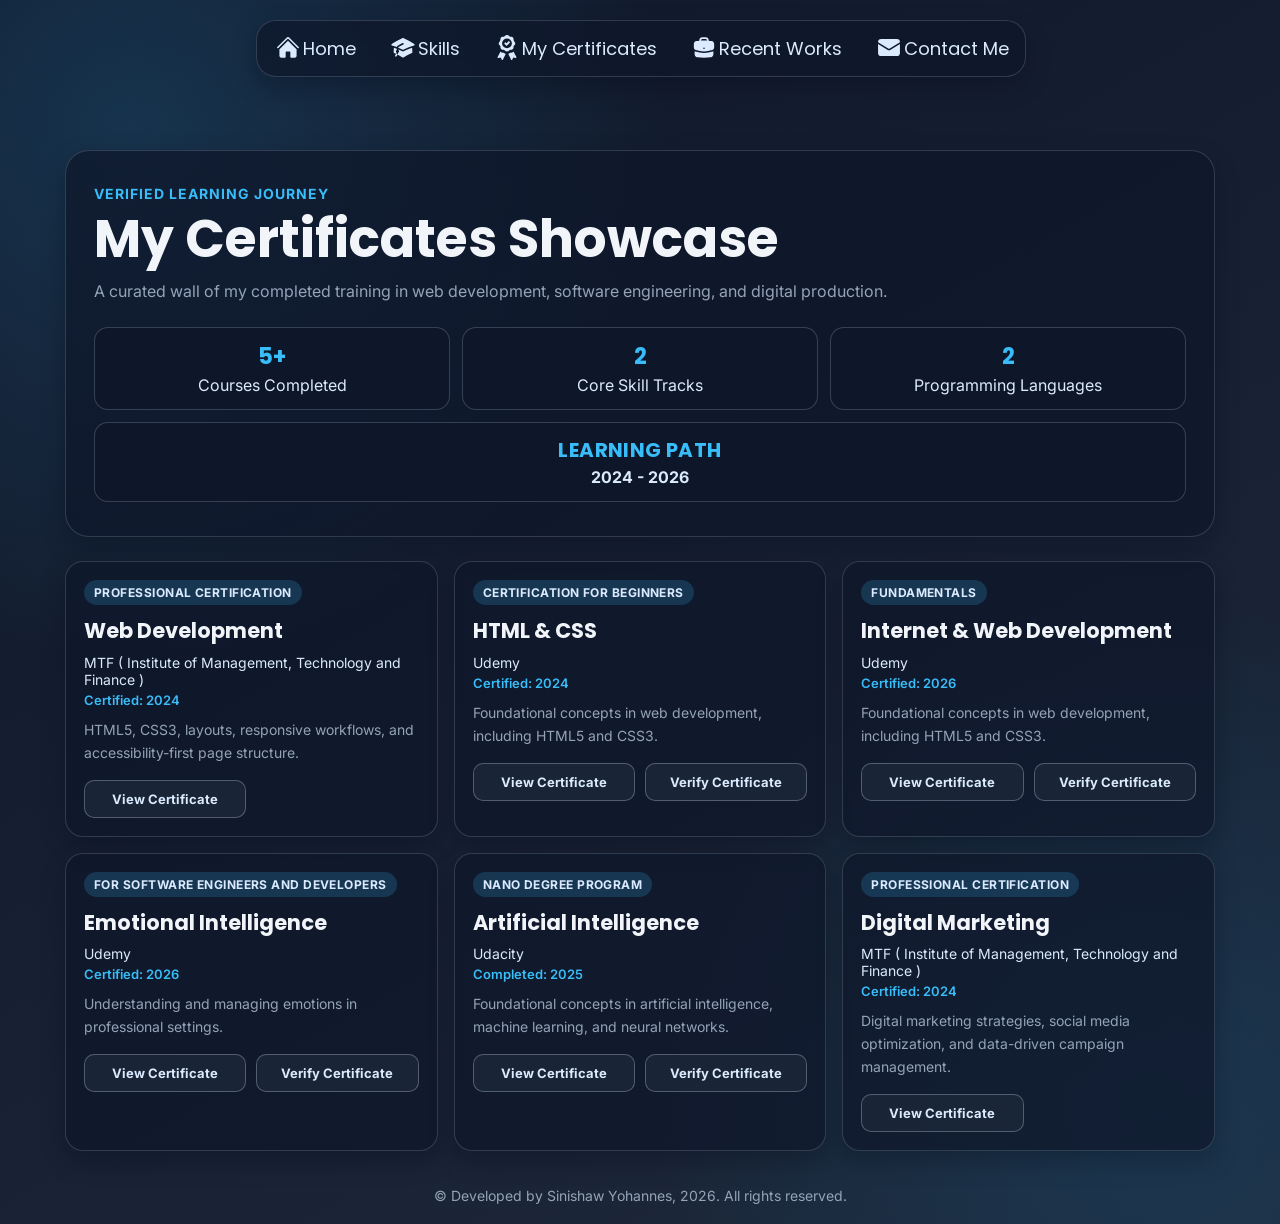
<file: HTML/certificates.html>
<!DOCTYPE html>
<html lang="en">
<head>
    <meta charset="UTF-8">
    <meta name="viewport" content="width=device-width, initial-scale=1.0">
    <link rel="icon" type="image/svg+xml" href="../newfavicon.svg">
    <!-- CSS -->
    <link  href="../CSS/navigation.css" rel="stylesheet">
    <link  href="../CSS/texts.css" rel="stylesheet">
    <link  href="../CSS/body.css" rel="stylesheet">
    <link  href="../CSS/certificates.css" rel="stylesheet">

    <link rel="preconnect" href="https://fonts.googleapis.com">
    <link rel="preconnect" href="https://fonts.gstatic.com" crossorigin>
    <link href="https://fonts.googleapis.com/css2?family=Inter:wght@400;500;600;700&family=Poppins:wght@600;700;800&display=swap" rel="stylesheet">

    <title>Certificates</title>
</head>
<body>
    <!-- Navigation Bar -->
    <nav>
        <ul>
            <li>
                <a href="../index.html">
                   <svg xmlns="http://www.w3.org/2000/svg" viewBox="0 0 24 24" fill="currentColor" class="size-6">
                     <path d="M11.47 3.841a.75.75 0 0 1 1.06 0l8.69 8.69a.75.75 0 1 0 1.06-1.061l-8.689-8.69a2.25 2.25 0 0 0-3.182 0l-8.69 8.69a.75.75 0 1 0 1.061 1.06l8.69-8.689Z" />
                      <path d="m12 5.432 8.159 8.159c.03.03.06.058.091.086v6.198c0 1.035-.84 1.875-1.875 1.875H15a.75.75 0 0 1-.75-.75v-4.5a.75.75 0 0 0-.75-.75h-3a.75.75 0 0 0-.75.75V21a.75.75 0 0 1-.75.75H5.625a1.875 1.875 0 0 1-1.875-1.875v-6.198a2.29 2.29 0 0 0 .091-.086L12 5.432Z" />
                </svg>
                    Home</a>
            </li>
            <li>
                <a href="skill.html">
                    <svg xmlns="http://www.w3.org/2000/svg" viewBox="0 0 24 24" fill="currentColor" class="size-6">
                     <path d="M11.7 2.805a.75.75 0 0 1 .6 0A60.65 60.65 0 0 1 22.83 8.72a.75.75 0 0 1-.231 1.337 49.948 49.948 0 0 0-9.902 3.912l-.003.002c-.114.06-.227.119-.34.18a.75.75 0 0 1-.707 0A50.88 50.88 0 0 0 7.5 12.173v-.224c0-.131.067-.248.172-.311a54.615 54.615 0 0 1 4.653-2.52.75.75 0 0 0-.65-1.352 56.123 56.123 0 0 0-4.78 2.589 1.858 1.858 0 0 0-.859 1.228 49.803 49.803 0 0 0-4.634-1.527.75.75 0 0 1-.231-1.337A60.653 60.653 0 0 1 11.7 2.805Z" />
                     <path d="M13.06 15.473a48.45 48.45 0 0 1 7.666-3.282c.134 1.414.22 2.843.255 4.284a.75.75 0 0 1-.46.711 47.87 47.87 0 0 0-8.105 4.342.75.75 0 0 1-.832 0 47.87 47.87 0 0 0-8.104-4.342.75.75 0 0 1-.461-.71c.035-1.442.121-2.87.255-4.286.921.304 1.83.634 2.726.99v1.27a1.5 1.5 0 0 0-.14 2.508c-.09.38-.222.753-.397 1.11.452.213.901.434 1.346.66a6.727 6.727 0 0 0 .551-1.607 1.5 1.5 0 0 0 .14-2.67v-.645a48.549 48.549 0 0 1 3.44 1.667 2.25 2.25 0 0 0 2.12 0Z" />
                     <path d="M4.462 19.462c.42-.419.753-.89 1-1.395.453.214.902.435 1.347.662a6.742 6.742 0 0 1-1.286 1.794.75.75 0 0 1-1.06-1.06Z" />
                 </svg>
                    Skills</a>
            </li>
            <li>
                <a href="certificates.html">
                    <svg id="Layer_1" data-name="Layer 1" xmlns="http://www.w3.org/2000/svg" viewBox="0 0 92.35 122.88" fill="currentColor" class="size-6">
                    <defs><style>.cls-1{fill-rule:evenodd;}</style></defs><title>certified</title>
                    <path class="cls-1" d="M46.18,0a9.26,9.26,0,0,1,5.61,1.76C54,3.16,56.45,5.91,59.5,7.65c4.28,2.45,12.22-.93,16.29,5.11,2.37,3.52,2.48,6.28,2.66,9a15.8,15.8,0,0,0,3.72,9.63c5,6.6,6,11,3.45,15.57-1.75,3.11-5.44,4.85-6.29,6.82-1.82,4.2.19,7.37-2.3,12.27a13.05,13.05,0,0,1-7.93,6.78c-3,1-6-.43-8.39.58C56.5,75.19,53.39,79.3,50,80.34a13,13,0,0,1-7.73,0c-3.35-1-6.45-5.15-10.66-6.92-2.4-1-5.4.39-8.39-.58a13,13,0,0,1-7.94-6.78c-2.49-4.9-.48-8.07-2.3-12.27-.85-2-4.54-3.71-6.29-6.82C4.16,42.39,5.2,38,10.19,31.4a15.92,15.92,0,0,0,3.72-9.63c.17-2.73.28-5.49,2.66-9,4.06-6,12-2.66,16.29-5.11,3-1.74,5.51-4.49,7.7-5.88A9.29,9.29,0,0,1,46.18,0ZM89,113.07,77.41,111l-5.73,10.25c-4.16,5.15-6.8-3.31-8-6.26L52.57,94c2.57-.89,5.67-3.47,8.85-6.35,6.35.13,12.27-1,16.62-6.51l12.82,24.75L92,108.22c.87,3.09.41,5.13-3,4.85Zm-85.57,0L15,111l5.73,10.25c4.15,5.15,6.79-3.31,8-6.26L39.78,94c-2.57-.89-5.66-3.47-8.85-6.35-6.35.13-12.27-1-16.62-6.51L1.5,105.85.38,108.22c-.87,3.09-.41,5.13,3,4.85Zm36.13-76.8,4.72,4.45,9.49-9.64c.93-.95,1.52-1.71,2.68-.52l3.76,3.84c1.23,1.22,1.17,1.94,0,3.08L46.38,51c-2.45,2.41-2,2.56-4.51.09l-8.68-8.64a1.09,1.09,0,0,1,.1-1.69l4.36-4.52c.66-.68,1.19-.64,1.87,0Zm6.54-19.34A24.16,24.16,0,1,1,21.91,41.09,24.16,24.16,0,0,1,46.06,16.93Z"/>
                    </svg>
                    My Certificates</a>
            </li>
            <li>
                <a href="recentprojects.html">
                    <svg xmlns="http://www.w3.org/2000/svg" viewBox="0 0 24 24" fill="currentColor" class="size-6">
                     <path fill-rule="evenodd" d="M7.5 5.25a3 3 0 0 1 3-3h3a3 3 0 0 1 3 3v.205c.933.085 1.857.197 2.774.334 1.454.218 2.476 1.483 2.476 2.917v3.033c0 1.211-.734 2.352-1.936 2.752A24.726 24.726 0 0 1 12 15.75c-2.73 0-5.357-.442-7.814-1.259-1.202-.4-1.936-1.541-1.936-2.752V8.706c0-1.434 1.022-2.7 2.476-2.917A48.814 48.814 0 0 1 7.5 5.455V5.25Zm7.5 0v.09a49.488 49.488 0 0 0-6 0v-.09a1.5 1.5 0 0 1 1.5-1.5h3a1.5 1.5 0 0 1 1.5 1.5Zm-3 8.25a.75.75 0 1 0 0-1.5.75.75 0 0 0 0 1.5Z" clip-rule="evenodd" />
                     <path d="M3 18.4v-2.796a4.3 4.3 0 0 0 .713.31A26.226 26.226 0 0 0 12 17.25c2.892 0 5.68-.468 8.287-1.335.252-.084.49-.189.713-.311V18.4c0 1.452-1.047 2.728-2.523 2.923-2.12.282-4.282.427-6.477.427a49.19 49.19 0 0 1-6.477-.427C4.047 21.128 3 19.852 3 18.4Z" />
                 </svg>
                    Recent Works</a>
            </li>
            <li>
                <a href="contactme.html">
                    <svg xmlns="http://www.w3.org/2000/svg" viewBox="0 0 24 24" fill="currentColor" class="size-6">
                     <path d="M1.5 8.67v8.58a3 3 0 0 0 3 3h15a3 3 0 0 0 3-3V8.67l-8.928 5.493a3 3 0 0 1-3.144 0L1.5 8.67Z" />
                     <path d="M22.5 6.908V6.75a3 3 0 0 0-3-3h-15a3 3 0 0 0-3 3v.158l9.714 5.978a1.5 1.5 0 0 0 1.572 0L22.5 6.908Z" />
                 </svg>
                    Contact Me</a>
            </li>
        </ul>
    </nav>

    <main class="certificates-page">
        <section class="cert-hero" aria-labelledby="certHeading">
            <p class="cert-kicker">Verified Learning Journey</p>
            <h1 id="certHeading" class="cert-title">My Certificates Showcase</h1>
            <p class="cert-subtitle">
                A curated wall of my completed training in web development, software engineering, and digital production.
            </p>
            <div class="cert-stats" role="list" aria-label="Certificate metrics">
                <p class="cert-stat" role="listitem"><span>5+</span> Courses Completed</p>
                <p class="cert-stat" role="listitem"><span>2</span> Core Skill Tracks</p>
                <p class="cert-stat" role="listitem"><span>2</span> Programming Languages</p>
                <p class="cert-stat cert-stat-wide" role="listitem"><span>Learning Path</span> 2024 - 2026</p>
            </div>
        </section>

        <section class="cert-grid" aria-label="Certificate cards">
            <article class="cert-card">
                <p class="cert-chip">Professional Certification</p>
                <h2>Web Development</h2>
                <p class="cert-source">MTF ( Institute of Management, Technology and Finance )</p>
                <p class="cert-date">Certified: 2024</p>
                <p class="cert-desc">HTML5, CSS3, layouts, responsive workflows, and accessibility-first page structure.</p>
                <div class="cert-actions">
                    <a class="cert-btn cert-btn-primary" href="../Certificates/ctf2.pdf" target="_blank" rel="noopener noreferrer">View Certificate</a>
                </div>
            </article>

            <article class="cert-card">
                <p class="cert-chip">Certification For Beginners</p>
                <h2>HTML & CSS</h2>
                <p class="cert-source">Udemy</p>
                <p class="cert-date">Certified: 2024</p>
                <p class="cert-desc">Foundational concepts in web development, including HTML5 and CSS3.</p>
                <div class="cert-actions">
                    <a class="cert-btn cert-btn-primary" href="../Certificates/ctf4.pdf" target="_blank" rel="noopener noreferrer">View Certificate</a>
                    <a class="cert-btn cert-btn-secondary" href="https://www.udemy.com/certificate/UC-206e0ebf-4196-4044-935a-515dcc231669/" target="_blank" rel="noopener noreferrer">Verify Certificate</a>
                </div>

            </article><article class="cert-card">
                <p class="cert-chip">Fundamentals</p>
                <h2>Internet & Web Development</h2>
                <p class="cert-source">Udemy</p>
                <p class="cert-date">Certified: 2026</p>
                <p class="cert-desc">Foundational concepts in web development, including HTML5 and CSS3.</p>
                <div class="cert-actions">
                    <a class="cert-btn cert-btn-primary" href="../Certificates/ctf5.pdf" target="_blank" rel="noopener noreferrer">View Certificate</a>
                    <a class="cert-btn cert-btn-secondary" href="https://www.udemy.com/certificate/UC-e6a19e71-ac50-45f8-ab60-10ed7ee8f724/" target="_blank" rel="noopener noreferrer">Verify Certificate</a>
                </div>
            </article>

             </article><article class="cert-card">
                <p class="cert-chip">For Software Engineers and Developers</p>
                <h2>Emotional Intelligence</h2>
                <p class="cert-source">Udemy</p>
                <p class="cert-date">Certified: 2026</p>
                <p class="cert-desc">Understanding and managing emotions in professional settings.</p>
                <div class="cert-actions">
                    <a class="cert-btn cert-btn-primary" href="../Certificates/ctf6.pdf" target="_blank" rel="noopener noreferrer">View Certificate</a>
                    <a class="cert-btn cert-btn-secondary" href="https://www.udemy.com/certificate/UC-3d061362-8c79-44cb-8434-dbc6b74469be/" target="_blank" rel="noopener noreferrer">Verify Certificate</a>
                </div>
            </article>

            <article class="cert-card">
                <p class="cert-chip">Nano Degree Program</p>
                <h2>Artificial Intelligence</h2>
                <p class="cert-source">Udacity</p>
                <p class="cert-date">Completed: 2025</p>
                <p class="cert-desc">Foundational concepts in artificial intelligence, machine learning, and neural networks.</p>
                <div class="cert-actions">
                    <a class="cert-btn cert-btn-primary" href="../Certificates/ctf3.pdf" target="_blank" rel="noopener noreferrer">View Certificate</a>
                    <a class="cert-btn cert-btn-secondary" href="https://www.udacity.com/certificate/e/bbafcbe6-6c4c-11f0-9291-d3acd6e73e06" target="_blank" rel="noopener noreferrer">Verify Certificate</a>
                </div>
            </article>

               <article class="cert-card">
                <p class="cert-chip">Professional Certification</p>
                <h2>Digital Marketing</h2>
                <p class="cert-source">MTF ( Institute of Management, Technology and Finance )</p>
                <p class="cert-date">Certified: 2024</p>
                <p class="cert-desc">Digital marketing strategies, social media optimization, and data-driven campaign management.</p>
                <div class="cert-actions">
                    <a class="cert-btn cert-btn-primary" href="../Certificates/ctf1.pdf" target="_blank" rel="noopener noreferrer">View Certificate</a>
                </div>
            </article>

        </section>
    </main>

    <footer class="cert-footer">
        <p>&copy; Developed by Sinishaw Yohannes, 2026. All rights reserved.</p>
    </footer>
</body>
</html>
</file>
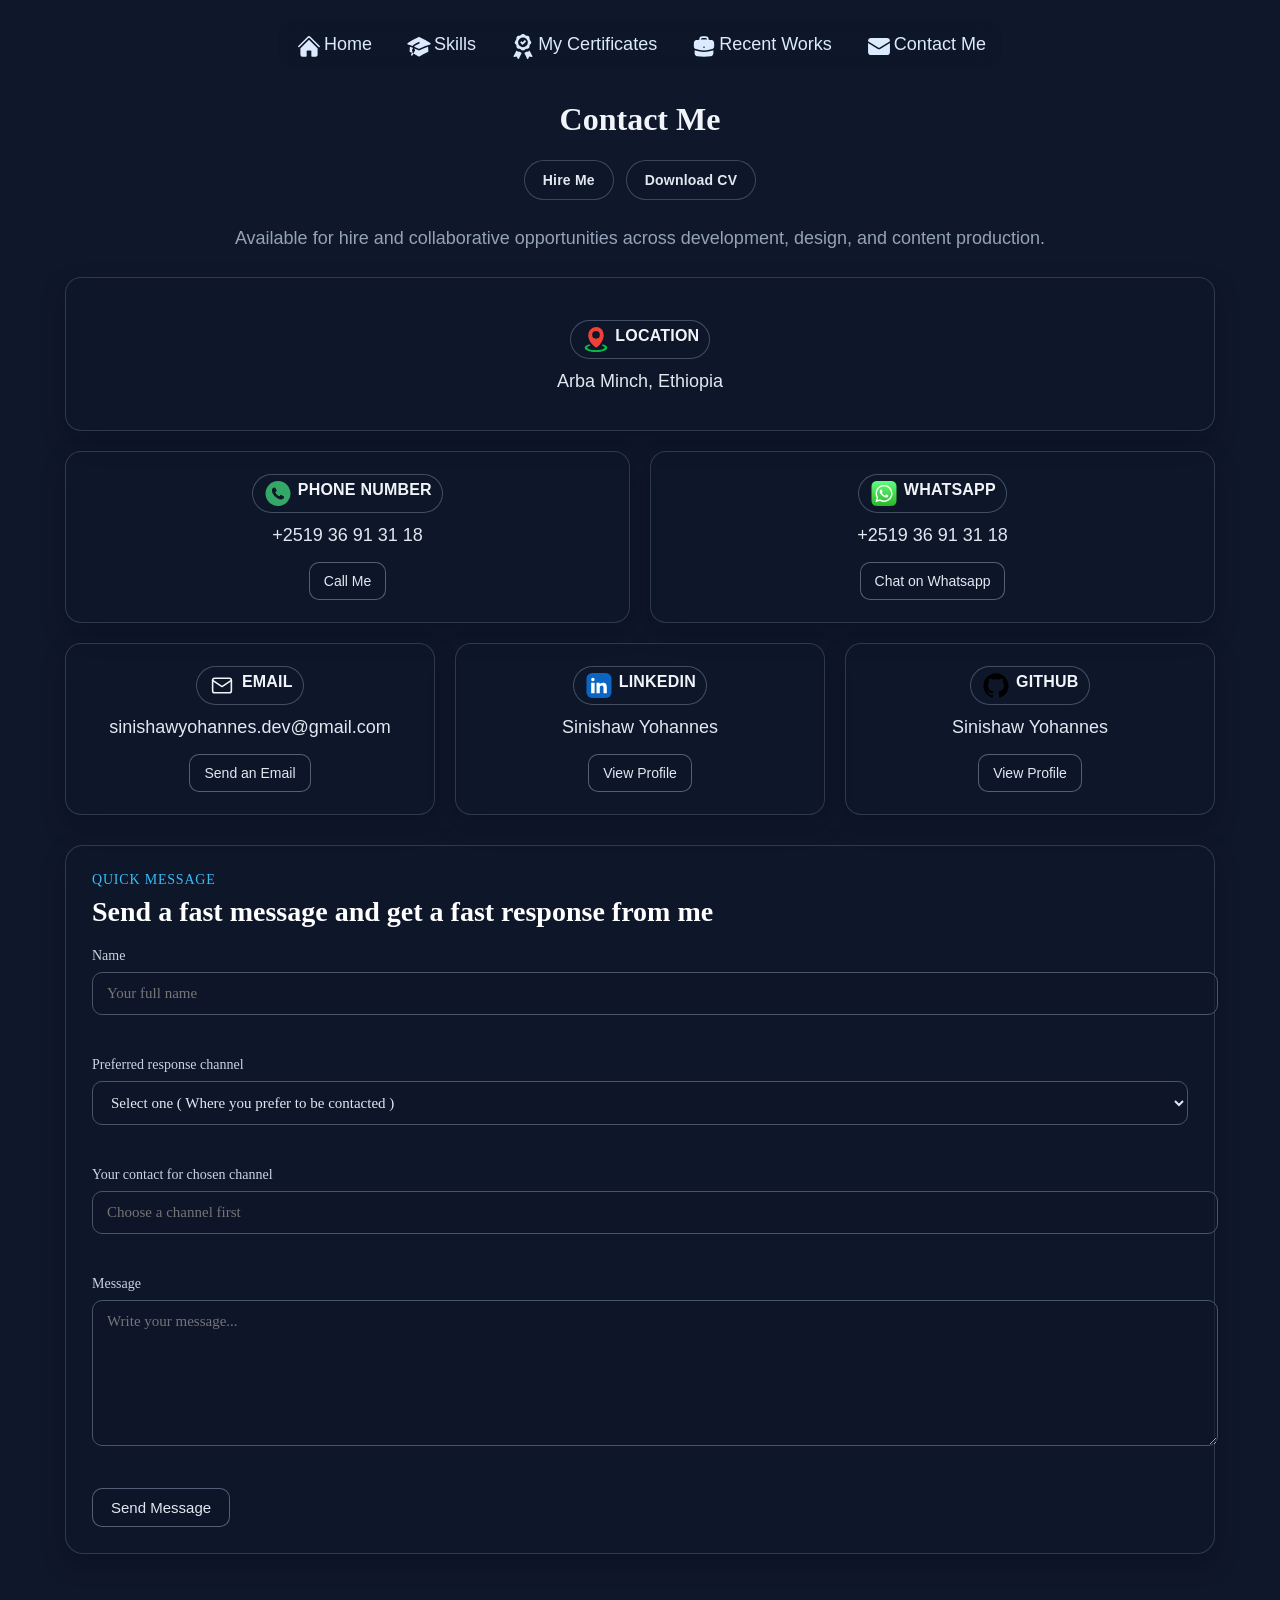
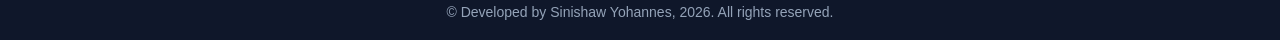
<file: HTML/contactme.html>
<!DOCTYPE html>
<html lang="en">
<head>
    <meta charset="UTF-8">
    <meta name="viewport" content="width=device-width, initial-scale=1.0">
    <link rel="icon" type="image/svg+xml" href="../newfavicon.svg">
<!-- CSS -->
    <link  href="../CSS/navigation.css" rel="stylesheet">
    <link  href="../CSS/texts.css" rel="stylesheet">
    <link  href="../CSS/body.css" rel="stylesheet">
    <link  href="../CSS/contactme.css" rel="stylesheet">
    <link  href="../CSS/messages.css" rel="stylesheet">
    
    <title>Contact Me</title>
</head>

<!-- Navigation Bar -->
<nav>
    <ul>
        <li >
            <a href="../index.html">
               <svg xmlns="http://www.w3.org/2000/svg" viewBox="0 0 24 24" fill="currentColor" class="size-6">
                 <path d="M11.47 3.841a.75.75 0 0 1 1.06 0l8.69 8.69a.75.75 0 1 0 1.06-1.061l-8.689-8.69a2.25 2.25 0 0 0-3.182 0l-8.69 8.69a.75.75 0 1 0 1.061 1.06l8.69-8.689Z" />
                  <path d="m12 5.432 8.159 8.159c.03.03.06.058.091.086v6.198c0 1.035-.84 1.875-1.875 1.875H15a.75.75 0 0 1-.75-.75v-4.5a.75.75 0 0 0-.75-.75h-3a.75.75 0 0 0-.75.75V21a.75.75 0 0 1-.75.75H5.625a1.875 1.875 0 0 1-1.875-1.875v-6.198a2.29 2.29 0 0 0 .091-.086L12 5.432Z" />
            </svg>

                Home</a>
        </li>
        <li >
            <a href="skill.html">
                <svg xmlns="http://www.w3.org/2000/svg" viewBox="0 0 24 24" fill="currentColor" class="size-6">
                 <path d="M11.7 2.805a.75.75 0 0 1 .6 0A60.65 60.65 0 0 1 22.83 8.72a.75.75 0 0 1-.231 1.337 49.948 49.948 0 0 0-9.902 3.912l-.003.002c-.114.06-.227.119-.34.18a.75.75 0 0 1-.707 0A50.88 50.88 0 0 0 7.5 12.173v-.224c0-.131.067-.248.172-.311a54.615 54.615 0 0 1 4.653-2.52.75.75 0 0 0-.65-1.352 56.123 56.123 0 0 0-4.78 2.589 1.858 1.858 0 0 0-.859 1.228 49.803 49.803 0 0 0-4.634-1.527.75.75 0 0 1-.231-1.337A60.653 60.653 0 0 1 11.7 2.805Z" />
                 <path d="M13.06 15.473a48.45 48.45 0 0 1 7.666-3.282c.134 1.414.22 2.843.255 4.284a.75.75 0 0 1-.46.711 47.87 47.87 0 0 0-8.105 4.342.75.75 0 0 1-.832 0 47.87 47.87 0 0 0-8.104-4.342.75.75 0 0 1-.461-.71c.035-1.442.121-2.87.255-4.286.921.304 1.83.634 2.726.99v1.27a1.5 1.5 0 0 0-.14 2.508c-.09.38-.222.753-.397 1.11.452.213.901.434 1.346.66a6.727 6.727 0 0 0 .551-1.607 1.5 1.5 0 0 0 .14-2.67v-.645a48.549 48.549 0 0 1 3.44 1.667 2.25 2.25 0 0 0 2.12 0Z" />
                 <path d="M4.462 19.462c.42-.419.753-.89 1-1.395.453.214.902.435 1.347.662a6.742 6.742 0 0 1-1.286 1.794.75.75 0 0 1-1.06-1.06Z" />
             </svg>
                 Skills</a>
        </li>
        <li >
            <a href="certificates.html">
                <svg id="Layer_1" data-name="Layer 1" xmlns="http://www.w3.org/2000/svg" viewBox="0 0 92.35 122.88" fill="currentColor" class="size-6">
                <defs><style>.cls-1{fill-rule:evenodd;}</style></defs><title>certified</title>
                <path class="cls-1" d="M46.18,0a9.26,9.26,0,0,1,5.61,1.76C54,3.16,56.45,5.91,59.5,7.65c4.28,2.45,12.22-.93,16.29,5.11,2.37,3.52,2.48,6.28,2.66,9a15.8,15.8,0,0,0,3.72,9.63c5,6.6,6,11,3.45,15.57-1.75,3.11-5.44,4.85-6.29,6.82-1.82,4.2.19,7.37-2.3,12.27a13.05,13.05,0,0,1-7.93,6.78c-3,1-6-.43-8.39.58C56.5,75.19,53.39,79.3,50,80.34a13,13,0,0,1-7.73,0c-3.35-1-6.45-5.15-10.66-6.92-2.4-1-5.4.39-8.39-.58a13,13,0,0,1-7.94-6.78c-2.49-4.9-.48-8.07-2.3-12.27-.85-2-4.54-3.71-6.29-6.82C4.16,42.39,5.2,38,10.19,31.4a15.92,15.92,0,0,0,3.72-9.63c.17-2.73.28-5.49,2.66-9,4.06-6,12-2.66,16.29-5.11,3-1.74,5.51-4.49,7.7-5.88A9.29,9.29,0,0,1,46.18,0ZM89,113.07,77.41,111l-5.73,10.25c-4.16,5.15-6.8-3.31-8-6.26L52.57,94c2.57-.89,5.67-3.47,8.85-6.35,6.35.13,12.27-1,16.62-6.51l12.82,24.75L92,108.22c.87,3.09.41,5.13-3,4.85Zm-85.57,0L15,111l5.73,10.25c4.15,5.15,6.79-3.31,8-6.26L39.78,94c-2.57-.89-5.66-3.47-8.85-6.35-6.35.13-12.27-1-16.62-6.51L1.5,105.85.38,108.22c-.87,3.09-.41,5.13,3,4.85Zm36.13-76.8,4.72,4.45,9.49-9.64c.93-.95,1.52-1.71,2.68-.52l3.76,3.84c1.23,1.22,1.17,1.94,0,3.08L46.38,51c-2.45,2.41-2,2.56-4.51.09l-8.68-8.64a1.09,1.09,0,0,1,.1-1.69l4.36-4.52c.66-.68,1.19-.64,1.87,0Zm6.54-19.34A24.16,24.16,0,1,1,21.91,41.09,24.16,24.16,0,0,1,46.06,16.93Z"/>
                </svg>
                My Certificates</a>
        </li>
        <li >
            <a href="recentprojects.html">
                <svg xmlns="http://www.w3.org/2000/svg" viewBox="0 0 24 24" fill="currentColor" class="size-6">
                 <path fill-rule="evenodd" d="M7.5 5.25a3 3 0 0 1 3-3h3a3 3 0 0 1 3 3v.205c.933.085 1.857.197 2.774.334 1.454.218 2.476 1.483 2.476 2.917v3.033c0 1.211-.734 2.352-1.936 2.752A24.726 24.726 0 0 1 12 15.75c-2.73 0-5.357-.442-7.814-1.259-1.202-.4-1.936-1.541-1.936-2.752V8.706c0-1.434 1.022-2.7 2.476-2.917A48.814 48.814 0 0 1 7.5 5.455V5.25Zm7.5 0v.09a49.488 49.488 0 0 0-6 0v-.09a1.5 1.5 0 0 1 1.5-1.5h3a1.5 1.5 0 0 1 1.5 1.5Zm-3 8.25a.75.75 0 1 0 0-1.5.75.75 0 0 0 0 1.5Z" clip-rule="evenodd" />
                 <path d="M3 18.4v-2.796a4.3 4.3 0 0 0 .713.31A26.226 26.226 0 0 0 12 17.25c2.892 0 5.68-.468 8.287-1.335.252-.084.49-.189.713-.311V18.4c0 1.452-1.047 2.728-2.523 2.923-2.12.282-4.282.427-6.477.427a49.19 49.19 0 0 1-6.477-.427C4.047 21.128 3 19.852 3 18.4Z" />
             </svg>
                Recent Works</a>
        </li>
        <li >
            <a href="contactme.html">
                <svg xmlns="http://www.w3.org/2000/svg" viewBox="0 0 24 24" fill="currentColor" class="size-6">
                 <path d="M1.5 8.67v8.58a3 3 0 0 0 3 3h15a3 3 0 0 0 3-3V8.67l-8.928 5.493a3 3 0 0 1-3.144 0L1.5 8.67Z" />
                 <path d="M22.5 6.908V6.75a3 3 0 0 0-3-3h-15a3 3 0 0 0-3 3v.158l9.714 5.978a1.5 1.5 0 0 0 1.572 0L22.5 6.908Z" />
             </svg>
                Contact Me</a>
        </li>
    </ul>
</nav>

<body>
    <h1 class="h1" style="text-align:center;">Contact Me</h1>

    <div class="cta-row" aria-label="Quick contact actions">
        <a class="cta-btn" href="#quick-message-title">Hire Me</a>
        <a class="cta-btn" href="../CV/Sine-John-CV.pdf" download target="_blank" rel="noopener noreferrer">Download CV</a>
    </div>

    <section class="contactme-section">
        <p class="contactme-intro">Available for hire and collaborative opportunities across development, design, and content production.</p>

        <div class="contactme-grid">
            <article class="contactme-card">
                <h2 style="margin-top: 20px;" >
                    <svg id="Layer_1" data-name="Layer 1" xmlns="http://www.w3.org/2000/svg" viewBox="0 0 105.67 116.43" class="size-6">
                    <defs><style>.cls-a{fill:#04bd4b;}.cls-a,.cls-b{fill-rule:evenodd;}.cls-b{fill:#ef4136;}</style></defs>
                    <title>address</title><path class="cls-a" d="M84.32,80.09c13,3.68,21.35,9.56,21.35,16.19,0,11.13-23.65,20.15-52.83,20.15S0,107.41,0,96.28c0-6.79,8.79-12.79,22.27-16.44l1.48,2c1,1.37,2.13,2.73,3.26,4.06-9.43,2.28-15.47,5.8-15.47,9.75,0,6.88,18.29,12.46,40.86,12.46s40.86-5.58,40.86-12.46c0-3.67-5.24-7-13.56-9.26,1.64-2,3.18-4.14,4.62-6.3Z"/>
                    <path class="cls-b" d="M70.19,82.78A69.18,69.18,0,0,1,55.08,95.29a2.14,2.14,0,0,1-2.43.07,85,85,0,0,1-21-18.76C24,67,19.13,56.34,17.48,46.07s-.11-20.42,5.07-28.56a35,35,0,0,1,7.83-8.68C37.68,3,46-.06,54.34,0A34.89,34.89,0,0,1,83.15,16.68c5.57,9.17,6.77,20.87,4.33,32.72A71.93,71.93,0,0,1,70.19,82.75v0ZM52.76,18.51A17.88,17.88,0,1,1,34.88,36.38,17.87,17.87,0,0,1,52.76,18.51Z"/>
                    </svg>
                    &nbsp;Location</h2>
                <p>Arba Minch, Ethiopia</p>
            </article>
        </div>

        <div class="contactme-grid">
            <article class="contactme-card">
                <h2>
                    <svg id="Layer_1" data-name="Layer 1" xmlns="http://www.w3.org/2000/svg" viewBox="0 0 122.88 122.88" class="size-6">
                    <defs><style>.cls-o{fill:#33a867;fill-rule:evenodd;}</style></defs><title>accept-call</title>
                    <path class="cls-o" d="M61.44,0A61.46,61.46,0,1,1,18,18,61.21,61.21,0,0,1,61.44,0ZM48.1,56.19A49.35,49.35,0,0,0,55.39,66.4a41.25,41.25,0,0,0,11.55,8.51,1.14,1.14,0,0,0,1,0,4.48,4.48,0,0,0,1.39-1A16.91,16.91,0,0,0,70.6,72.4c1.85-2.44,4.15-5.47,7.39-4l.2.11L89,74.77l.11.07a4.84,4.84,0,0,1,2,4.2,11.43,11.43,0,0,1-1.58,5.37,11.06,11.06,0,0,1-5.2,4.6A23.63,23.63,0,0,1,78,90.75a21.69,21.69,0,0,1-9.8-.82,43.06,43.06,0,0,1-9.85-4.76L58.05,85c-1.6-1-3.33-2.07-5-3.33a62.69,62.69,0,0,1-16.65-18.9c-3.46-6.26-5.34-13-4.32-19.44a14,14,0,0,1,4.72-8.85A12.68,12.68,0,0,1,46.18,32a1.35,1.35,0,0,1,1.09.7L54.21,44.4a3.68,3.68,0,0,1,.59,3.92,7.71,7.71,0,0,1-2.66,3c-.37.32-.82.64-1.29,1-1.55,1.12-3.32,2.42-2.71,4l0-.05Z"/>
                    </svg>
                    &nbsp;Phone Number</h2>
                <p>+2519 36 91 31 18</p>
                <a href="tel:+251936913118">Call Me</a>
            </article>

            <article class="contactme-card">
                <h2>
                    <svg id="Layer_1" data-name="Layer 1" xmlns="http://www.w3.org/2000/svg" xmlns:xlink="http://www.w3.org/1999/xlink" viewBox="0 0 512 512" class="size-6"><defs>
                    <style>.cls-mn,.cls-op{fill-rule:evenodd;}.cls-mn{fill:url(#linear-gradient);}.cls-op{fill:#fff;}</style>
                    <linearGradient id="linear-gradient" x1="1337.28" y1="518.24" x2="1337.28" y2="-2164.82" gradientTransform="matrix(0.19, 0, 0, -0.19, 0.81, 98.89)" gradientUnits="userSpaceOnUse"><stop offset="0" stop-color="#61fd7d"/><stop offset="1" stop-color="#2bb826"/></linearGradient></defs><title>wa</title>
                    <path class="cls-mn" d="M512,382.07c0,2.8-.09,8.88-.26,13.58-.41,11.49-1.32,26.32-2.7,33.07a109.76,109.76,0,0,1-9.27,27.71,98.45,98.45,0,0,1-43.43,43.39,110.21,110.21,0,0,1-27.87,9.28c-6.69,1.35-21.41,2.24-32.82,2.65-4.71.17-10.79.25-13.58.25l-252.1,0c-2.8,0-8.88-.09-13.58-.26-11.49-.41-26.32-1.32-33.07-2.69a110.37,110.37,0,0,1-27.72-9.28A98.5,98.5,0,0,1,12.18,456.3,110.21,110.21,0,0,1,2.9,428.43C1.55,421.74.66,407,.25,395.61.08,390.91,0,384.82,0,382l0-252.1c0-2.8.09-8.88.25-13.58C.71,104.86,1.62,90,3,83.28a110.37,110.37,0,0,1,9.27-27.72A98.59,98.59,0,0,1,55.7,12.18,110.21,110.21,0,0,1,83.57,2.9C90.26,1.55,105,.66,116.39.25,121.09.08,127.18,0,130,0l252.1,0c2.8,0,8.88.09,13.58.25C407.14.71,422,1.62,428.72,3a110.37,110.37,0,0,1,27.72,9.27A98.59,98.59,0,0,1,499.82,55.7a110.21,110.21,0,0,1,9.28,27.87c1.35,6.69,2.24,21.41,2.65,32.82.17,4.7.25,10.79.25,13.58Z" transform="translate(0 0)"/>
                    <path class="cls-op" d="M379.56,131.67A172.4,172.4,0,0,0,256.67,80.73C161,80.73,83.05,158.64,83.05,254.42a173.47,173.47,0,0,0,23.2,86.82l-24.65,90,92.08-24.17a173.55,173.55,0,0,0,83,21.17h.07c95.73,0,173.69-77.91,173.69-173.69A172.73,172.73,0,0,0,379.53,131.7l0,0ZM256.72,399a144.17,144.17,0,0,1-73.52-20.14l-5.29-3.15L123.27,390l14.59-53.27-3.42-5.47a143.29,143.29,0,0,1-22.11-76.81C112.33,174.81,177.1,110,256.8,110A144.34,144.34,0,0,1,401.12,254.48c-.07,79.67-64.83,144.46-144.41,144.46v0ZM335.87,290.8c-4.32-2.2-25.68-12.67-29.65-14.12s-6.85-2.19-9.8,2.2-11.22,14.11-13.76,17-5.06,3.29-9.37,1.09-18.35-6.77-34.92-21.56c-12.88-11.5-21.61-25.74-24.15-30s-.29-6.71,1.92-8.83c2-1.93,4.32-5.06,6.51-7.6s2.88-4.32,4.32-7.26.74-5.42-.35-7.6-9.8-23.55-13.34-32.25c-3.49-8.51-7.12-7.32-9.79-7.47s-5.42-.13-8.29-.13a16,16,0,0,0-11.57,5.41c-4,4.32-15.2,14.86-15.2,36.22s15.54,42,17.72,44.91,30.61,46.76,74.14,65.54c10.34,4.44,18.42,7.11,24.72,9.18a60,60,0,0,0,27.32,1.71c8.35-1.23,25.68-10.49,29.31-20.62s3.63-18.83,2.55-20.62-3.91-3-8.29-5.22l0,0Z" transform="translate(0 0)"/>
                    </svg>
                    &nbsp;Whatsapp</h2>
                <p>+2519 36 91 31 18</p>
                <a href="https://wa.me/251936913118" target="_blank" rel="noopener noreferrer">Chat on Whatsapp</a>
            </article>
        </div>
        
        <div class="contactme-grid">
            <article class="contactme-card">
                <h2>
                    <svg xmlns="http://www.w3.org/2000/svg" width="24" height="24" viewBox="0 0 24 24" fill="none" stroke="currentColor" stroke-width="1.5" stroke-linecap="round" stroke-linejoin="round" class="icon icon-tabler icons-tabler-outline icon-tabler-mail size-6">
                    <path stroke="none" d="M0 0h24v24H0z" fill="none"/><path d="M3 7a2 2 0 0 1 2 -2h14a2 2 0 0 1 2 2v10a2 2 0 0 1 -2 2h-14a2 2 0 0 1 -2 -2v-10" /><path d="M3 7l9 6l9 -6" /></svg>
                    &nbsp;Email</h2>
                <p>sinishawyohannes.dev@gmail.com</p>
                <a href="mailto:sinishawyohannes.dev@gmail.com">Send an Email</a>
            </article>

            <article class="contactme-card">
                <h2>
                    <svg id="Layer_1" data-name="Layer 1" xmlns="http://www.w3.org/2000/svg" viewBox="0 0 122.88 122.31" class="size-6"><defs>
                    <style>.cls-uj{fill:#0a66c2;}.cls-uj,.cls-xc{fill-rule:evenodd;}.cls-xc{fill:#fff;}</style></defs><title>linkedin-app</title>
                    <path class="cls-uj" d="M27.75,0H95.13a27.83,27.83,0,0,1,27.75,27.75V94.57a27.83,27.83,0,0,1-27.75,27.74H27.75A27.83,27.83,0,0,1,0,94.57V27.75A27.83,27.83,0,0,1,27.75,0Z"/>
                    <path class="cls-xc" d="M49.19,47.41H64.72v8h.22c2.17-3.88,7.45-8,15.34-8,16.39,0,19.42,10.2,19.42,23.47V98.94H83.51V74c0-5.71-.12-13.06-8.42-13.06s-9.72,6.21-9.72,12.65v25.4H49.19V47.41ZM40,31.79a8.42,8.42,0,1,1-8.42-8.42A8.43,8.43,0,0,1,40,31.79ZM23.18,47.41H40V98.94H23.18V47.41Z"/>
                    </svg>
                    &nbsp;Linkedin</h2>
                <p>Sinishaw Yohannes</p>
                <a href="https://www.linkedin.com/in/sinishaw-yohannes-0b7609252" target="_blank" rel="noopener noreferrer">View Profile</a>
            </article>

            <article class="contactme-card">
                <h2>
                    <svg xmlns="http://www.w3.org/2000/svg" width="64" height="64" shape-rendering="geometricPrecision" text-rendering="geometricPrecision" image-rendering="optimizeQuality" fill-rule="evenodd" clip-rule="evenodd" viewBox="0 0 640 640" class="size-6">
                    <path d="M319.988 7.973C143.293 7.973 0 151.242 0 327.96c0 141.392 91.678 261.298 218.826 303.63 16.004 2.964 21.886-6.957 21.886-15.414 0-7.63-.319-32.835-.449-59.552-89.032 19.359-107.8-37.772-107.8-37.772-14.552-36.993-35.529-46.831-35.529-46.831-29.032-19.879 2.209-19.442 2.209-19.442 32.126 2.245 49.04 32.954 49.04 32.954 28.56 48.922 74.883 34.76 93.131 26.598 2.882-20.681 11.15-34.807 20.315-42.803-71.08-8.067-145.797-35.516-145.797-158.14 0-34.926 12.52-63.485 32.965-85.88-3.33-8.078-14.291-40.606 3.083-84.674 0 0 26.87-8.61 88.029 32.8 25.512-7.075 52.878-10.642 80.056-10.76 27.2.118 54.614 3.673 80.162 10.76 61.076-41.386 87.922-32.8 87.922-32.8 17.398 44.08 6.485 76.631 3.154 84.675 20.516 22.394 32.93 50.953 32.93 85.879 0 122.907-74.883 149.93-146.117 157.856 11.481 9.921 21.733 29.398 21.733 59.233 0 42.792-.366 77.28-.366 87.804 0 8.516 5.764 18.473 21.992 15.354 127.076-42.354 218.637-162.274 218.637-303.582 0-176.695-143.269-319.988-320-319.988l-.023.107z"/>
                    </svg>
                    &nbsp;GitHub</h2>
                <p>Sinishaw Yohannes</p>
                <a href="https://github.com/SineJhon" target="_blank" rel="noopener noreferrer">View Profile</a>
            </article>
        </div>

        <section class="quick-message-section" aria-labelledby="quick-message-title">
            <p class="quick-message-caption">Quick Message</p>
            <h2 id="quick-message-title" class="quick-message-title">Send a fast message and get a fast response from me</h2>

            <form id="quickMessageForm" class="quick-message-form" action="https://formspree.io/f/mreyaeog" method="POST" novalidate>
                <div class="quick-form-row">
                    <label for="senderName">Name</label>
                    <input id="senderName" name="name" type="text" placeholder="Your full name" required>
                    <p id="senderNameError" class="form-error" aria-live="polite"></p>
                </div>

                <div class="quick-form-row">
                    <label for="responseType">Preferred response channel</label>
                    <select id="responseType" name="responseType" required>
                        <option value="" selected disabled>Select one ( Where you prefer to be contacted )</option>
                        <option value="email">Email</option>
                        <option value="phone">Phone Number</option>
                        <option value="linkedin">LinkedIn</option>
                        <option value="github">GitHub</option>
                    </select>
                    <p id="responseTypeError" class="form-error" aria-live="polite"></p>
                </div>

                <div class="quick-form-row">
                    <label for="responseValue">Your contact for chosen channel</label>
                    <input id="responseValue" name="responseValue" type="text" placeholder="Choose a channel first" required>
                    <p id="responseValueError" class="form-error" aria-live="polite"></p>
                </div>

                <div class="quick-form-row">
                    <label for="senderMessage">Message</label>
                    <textarea id="senderMessage" name="message" rows="5" placeholder="Write your message..." required></textarea>
                    <p id="senderMessageError" class="form-error" aria-live="polite"></p>
                </div>

                <p id="formStatusMessage" class="form-status" aria-live="polite"></p>

                <button type="submit" class="quick-submit-btn">Send Message</button>
            </form>
        </section>
    </section>

    <footer class="contact-footer">
    <p>&copy; Developed by Sinishaw Yohannes, 2026. All rights reserved.</p>
    </footer>

    <div id="contactAlert" class="contact-alert" role="dialog" aria-modal="true" aria-labelledby="contactAlertTitle" aria-describedby="contactAlertMessage" hidden>
        <div class="contact-alert__backdrop" data-contact-alert-close></div>
        <div class="contact-alert__card">
            <p id="contactAlertTitle" class="contact-alert__title">Message Status</p>
            <p id="contactAlertMessage" class="contact-alert__message">Your message was sent.</p>
            <button type="button" class="contact-alert__button" data-contact-alert-close>Okay</button>
        </div>
    </div>

    <script src="../JS/contacts.js"></script>

</body>
</html>
</file>
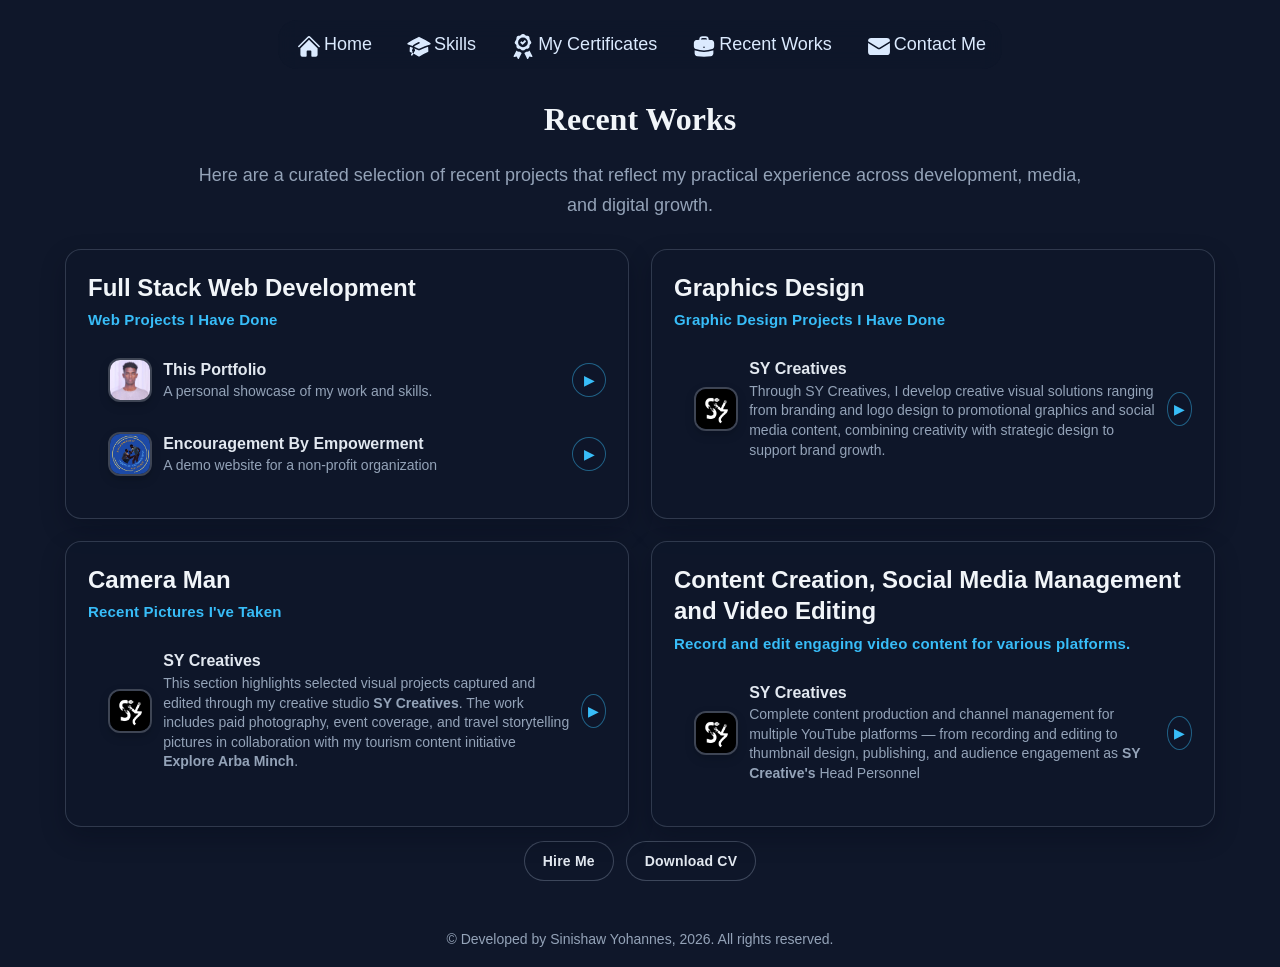
<file: HTML/recentprojects.html>
<!DOCTYPE html>
<html lang="en">
<head>
    <meta charset="UTF-8">
    <meta name="viewport" content="width=device-width, initial-scale=1.0">
    <link rel="icon" type="image/svg+xml" href="../newfavicon.svg">
<!-- CSS -->
    <link  href="../CSS/navigation.css" rel="stylesheet">
    <link  href="../CSS/texts.css" rel="stylesheet">
    <link  href="../CSS/body.css" rel="stylesheet">
    <link  href="../CSS/recentprojects.css" rel="stylesheet">
    <link  href="../CSS/images.css" rel="stylesheet">
    
    <title>Recent Projects</title>
</head>
<!-- Navigation Bar -->
<nav>
    <ul>
        <li >
            <a href="../index.html">
               <svg xmlns="http://www.w3.org/2000/svg" viewBox="0 0 24 24" fill="currentColor" class="size-6">
                 <path d="M11.47 3.841a.75.75 0 0 1 1.06 0l8.69 8.69a.75.75 0 1 0 1.06-1.061l-8.689-8.69a2.25 2.25 0 0 0-3.182 0l-8.69 8.69a.75.75 0 1 0 1.061 1.06l8.69-8.689Z" />
                  <path d="m12 5.432 8.159 8.159c.03.03.06.058.091.086v6.198c0 1.035-.84 1.875-1.875 1.875H15a.75.75 0 0 1-.75-.75v-4.5a.75.75 0 0 0-.75-.75h-3a.75.75 0 0 0-.75.75V21a.75.75 0 0 1-.75.75H5.625a1.875 1.875 0 0 1-1.875-1.875v-6.198a2.29 2.29 0 0 0 .091-.086L12 5.432Z" />
            </svg>

                Home</a>
        </li>
        <li >
            <a href="skill.html">
                <svg xmlns="http://www.w3.org/2000/svg" viewBox="0 0 24 24" fill="currentColor" class="size-6">
                 <path d="M11.7 2.805a.75.75 0 0 1 .6 0A60.65 60.65 0 0 1 22.83 8.72a.75.75 0 0 1-.231 1.337 49.948 49.948 0 0 0-9.902 3.912l-.003.002c-.114.06-.227.119-.34.18a.75.75 0 0 1-.707 0A50.88 50.88 0 0 0 7.5 12.173v-.224c0-.131.067-.248.172-.311a54.615 54.615 0 0 1 4.653-2.52.75.75 0 0 0-.65-1.352 56.123 56.123 0 0 0-4.78 2.589 1.858 1.858 0 0 0-.859 1.228 49.803 49.803 0 0 0-4.634-1.527.75.75 0 0 1-.231-1.337A60.653 60.653 0 0 1 11.7 2.805Z" />
                 <path d="M13.06 15.473a48.45 48.45 0 0 1 7.666-3.282c.134 1.414.22 2.843.255 4.284a.75.75 0 0 1-.46.711 47.87 47.87 0 0 0-8.105 4.342.75.75 0 0 1-.832 0 47.87 47.87 0 0 0-8.104-4.342.75.75 0 0 1-.461-.71c.035-1.442.121-2.87.255-4.286.921.304 1.83.634 2.726.99v1.27a1.5 1.5 0 0 0-.14 2.508c-.09.38-.222.753-.397 1.11.452.213.901.434 1.346.66a6.727 6.727 0 0 0 .551-1.607 1.5 1.5 0 0 0 .14-2.67v-.645a48.549 48.549 0 0 1 3.44 1.667 2.25 2.25 0 0 0 2.12 0Z" />
                 <path d="M4.462 19.462c.42-.419.753-.89 1-1.395.453.214.902.435 1.347.662a6.742 6.742 0 0 1-1.286 1.794.75.75 0 0 1-1.06-1.06Z" />
             </svg>
                 Skills</a>
        </li>
        <li >
            <a href="certificates.html">
                <svg id="Layer_1" data-name="Layer 1" xmlns="http://www.w3.org/2000/svg" viewBox="0 0 92.35 122.88" fill="currentColor" class="size-6">
                <defs><style>.cls-1{fill-rule:evenodd;}</style></defs><title>certified</title>
                <path class="cls-1" d="M46.18,0a9.26,9.26,0,0,1,5.61,1.76C54,3.16,56.45,5.91,59.5,7.65c4.28,2.45,12.22-.93,16.29,5.11,2.37,3.52,2.48,6.28,2.66,9a15.8,15.8,0,0,0,3.72,9.63c5,6.6,6,11,3.45,15.57-1.75,3.11-5.44,4.85-6.29,6.82-1.82,4.2.19,7.37-2.3,12.27a13.05,13.05,0,0,1-7.93,6.78c-3,1-6-.43-8.39.58C56.5,75.19,53.39,79.3,50,80.34a13,13,0,0,1-7.73,0c-3.35-1-6.45-5.15-10.66-6.92-2.4-1-5.4.39-8.39-.58a13,13,0,0,1-7.94-6.78c-2.49-4.9-.48-8.07-2.3-12.27-.85-2-4.54-3.71-6.29-6.82C4.16,42.39,5.2,38,10.19,31.4a15.92,15.92,0,0,0,3.72-9.63c.17-2.73.28-5.49,2.66-9,4.06-6,12-2.66,16.29-5.11,3-1.74,5.51-4.49,7.7-5.88A9.29,9.29,0,0,1,46.18,0ZM89,113.07,77.41,111l-5.73,10.25c-4.16,5.15-6.8-3.31-8-6.26L52.57,94c2.57-.89,5.67-3.47,8.85-6.35,6.35.13,12.27-1,16.62-6.51l12.82,24.75L92,108.22c.87,3.09.41,5.13-3,4.85Zm-85.57,0L15,111l5.73,10.25c4.15,5.15,6.79-3.31,8-6.26L39.78,94c-2.57-.89-5.66-3.47-8.85-6.35-6.35.13-12.27-1-16.62-6.51L1.5,105.85.38,108.22c-.87,3.09-.41,5.13,3,4.85Zm36.13-76.8,4.72,4.45,9.49-9.64c.93-.95,1.52-1.71,2.68-.52l3.76,3.84c1.23,1.22,1.17,1.94,0,3.08L46.38,51c-2.45,2.41-2,2.56-4.51.09l-8.68-8.64a1.09,1.09,0,0,1,.1-1.69l4.36-4.52c.66-.68,1.19-.64,1.87,0Zm6.54-19.34A24.16,24.16,0,1,1,21.91,41.09,24.16,24.16,0,0,1,46.06,16.93Z"/>
                </svg>
                My Certificates</a>
        </li>
        <li >
            <a href="recentprojects.html">
                <svg xmlns="http://www.w3.org/2000/svg" viewBox="0 0 24 24" fill="currentColor" class="size-6">
                 <path fill-rule="evenodd" d="M7.5 5.25a3 3 0 0 1 3-3h3a3 3 0 0 1 3 3v.205c.933.085 1.857.197 2.774.334 1.454.218 2.476 1.483 2.476 2.917v3.033c0 1.211-.734 2.352-1.936 2.752A24.726 24.726 0 0 1 12 15.75c-2.73 0-5.357-.442-7.814-1.259-1.202-.4-1.936-1.541-1.936-2.752V8.706c0-1.434 1.022-2.7 2.476-2.917A48.814 48.814 0 0 1 7.5 5.455V5.25Zm7.5 0v.09a49.488 49.488 0 0 0-6 0v-.09a1.5 1.5 0 0 1 1.5-1.5h3a1.5 1.5 0 0 1 1.5 1.5Zm-3 8.25a.75.75 0 1 0 0-1.5.75.75 0 0 0 0 1.5Z" clip-rule="evenodd" />
                 <path d="M3 18.4v-2.796a4.3 4.3 0 0 0 .713.31A26.226 26.226 0 0 0 12 17.25c2.892 0 5.68-.468 8.287-1.335.252-.084.49-.189.713-.311V18.4c0 1.452-1.047 2.728-2.523 2.923-2.12.282-4.282.427-6.477.427a49.19 49.19 0 0 1-6.477-.427C4.047 21.128 3 19.852 3 18.4Z" />
             </svg>
                Recent Works</a>
        </li>
        <li >
            <a href="contactme.html">
                <svg xmlns="http://www.w3.org/2000/svg" viewBox="0 0 24 24" fill="currentColor" class="size-6">
                 <path d="M1.5 8.67v8.58a3 3 0 0 0 3 3h15a3 3 0 0 0 3-3V8.67l-8.928 5.493a3 3 0 0 1-3.144 0L1.5 8.67Z" />
                 <path d="M22.5 6.908V6.75a3 3 0 0 0-3-3h-15a3 3 0 0 0-3 3v.158l9.714 5.978a1.5 1.5 0 0 0 1.572 0L22.5 6.908Z" />
             </svg>
                Contact Me</a>
        </li>
    </ul>
</nav>

<body>
    <h1 class="h1" style="text-align:center;">Recent Works</h1>

    <p class="recent-intro"> Here are a curated selection of recent projects that reflect my practical experience across development, media, and digital growth.</p>

    <main class="recent-projects">
        <section class="projects-grid" aria-label="Recent projects by skill area">
            <article class="project-card" id="fswd">
                <h2 class="project-title">Full Stack Web Development</h2>
                <p class="project-role">Web Projects I Have Done</p>
                <ul class="project-highlights">
                    <li style="margin-top: 30px; margin-bottom: 20px;">
                        <img src="../Images/ME.jfif" alt="Portfolio logo" class="project-logo" loading="lazy">
                        <div class="project-item-text">
                            <h3 class="project-item-title">This Portfolio</h3>
                            <span class="project-item-subtitle">A personal showcase of my work and skills.</span>
                        </div>
                        <button type="button" class="play-button" data-project="portfolio" data-project-label="This Portfolio" aria-label="Open This Portfolio project">&#9654;</button>
                    </li>
                    <li style="margin-top: 30px; margin-bottom: 20px;">
                        <img src="../Images/Logos/logo.jpeg" alt="Encouragement By Empowerment logo" class="project-logo" loading="lazy">
                        <div class="project-item-text">
                            <h3 class="project-item-title">Encouragement By Empowerment</h3>
                            <span class="project-item-subtitle">A demo website for a non-profit organization</span>
                        </div>
                        <button type="button" class="play-button" data-project="encouragementByEmpowerment" data-project-label="Encouragement By Empowerment" aria-label="Open Encouragement By Empowerment project">&#9654;</button>
                    </li>
                    <!-- <li style="margin-bottom: 20px;">
                        <img src="../Images/Logos/exploream.jpg" alt="Explore Arba Minch logo" class="project-logo project-logo--contain" loading="lazy">
                        <div class="project-item-text">
                            <h3 class="project-item-title">Explore Arba Minch</h3>
                            <span class="project-item-subtitle">A Tour and Traveling Agency's Website</span>
                        </div>
                        <button type="button" class="play-button" data-project="exploreArbaMinch" data-project-label="Explore Arba Minch" aria-label="Open Explore Arba Minch project">&#9654;</button>
                    </li>
                    <li style="margin-bottom: 20px;">
                        <img src="../Images/Logos/gamogiya.jpg" alt="Gamo Giya logo" class="project-logo" loading="lazy">
                        <div class="project-item-text">
                            <h3 class="project-item-title">Gamo Giya</h3>
                            <span class="project-item-subtitle">An Online Market and Delivery Platform</span>
                        </div>
                        <button type="button" class="play-button" data-project="gamoGiya" data-project-label="Gamo Giya" aria-label="Open Gamo Giya project">&#9654;</button>
                    </li> -->
                </ul>
            </article>

            <article class="project-card" id="gd">
                <h2 class="project-title">Graphics Design</h2>
                <p class="project-role">Graphic Design Projects I Have Done</p>
                <ul class="project-highlights">
                    <li style="margin-top: 30px; margin-bottom: 20px;">
                        <img src="../Images/Logos/sycreatives.jpg" alt="Graphics design logo" class="project-logo" loading="lazy">
                        <div class="project-item-text">
                            <h3 class="project-item-title">SY Creatives</h3>
                            <span class="project-item-subtitle">Through SY Creatives, I develop creative visual solutions ranging from branding and logo design to promotional graphics and social media content, combining creativity with strategic design to support brand growth.</span>
                        </div>
                        <button type="button" class="play-button" data-project="graphicsSocial" data-project-label="Social Media Creatives" aria-label="Open Social Media Creatives project">&#9654;</button>
                    </li>
                </ul>
            </article>

            <article class="project-card" id="cw">
                <h2 class="project-title">Camera Man</h2>
                <p class="project-role">Recent Pictures I've Taken</p>
                <ul class="project-highlights">
                    <li style="margin-top: 30px; margin-bottom: 20px;">
                        <img src="../Images/Logos/sycreatives.jpg" alt="Camera coverage logo" class="project-logo" loading="lazy">
                        <div class="project-item-text">
                            <h3 class="project-item-title">SY Creatives</h3>
                            <span class="project-item-subtitle">This section highlights selected visual projects captured and edited through my creative studio <b>SY Creatives</b>. The work includes paid photography, event coverage, and travel storytelling pictures in collaboration with my tourism content initiative <b>Explore Arba Minch</b>.</span>
                        </div>
                        <button type="button" class="play-button" data-project="cameraCoverage" data-project-label="Event Footage Coverage" aria-label="Open Event Footage Coverage project">&#9654;</button>
                    </li>
                    
                </ul>
            </article>

            <article class="project-card" id="ccsmve">
                <h2 class="project-title">Content Creation, Social Media Management and Video Editing</h2>
                <p class="project-role">Record and edit engaging video content for various platforms.</p>
                <ul class="project-highlights">
                    <li style="margin-top: 30px; margin-bottom: 20px;">
                        <img src="../Images/Logos/sycreatives.jpg" alt="Content strategy logo" class="project-logo" loading="lazy">
                        <div class="project-item-text">
                            <h3 class="project-item-title">SY Creatives</h3>
                            <span class="project-item-subtitle">Complete content production and channel management for multiple YouTube platforms — from recording and editing to thumbnail design, publishing, and audience engagement as <b>SY Creative's</b> Head Personnel</span>
                        </div>
                        <button type="button" class="play-button" data-project="contentTrends" data-project-label="Trend-Aligned Content" aria-label="Open Trend-Aligned Content project">&#9654;</button>
                    </li>
                </ul>
            </article>

        </section>
    </main>

    <div class="cta-row" aria-label="Quick contact actions">
        <a class="cta-btn" href="contactme.html">Hire Me</a>
        <a class="cta-btn" href="../CV/Sine-John-CV.pdf" download target="_blank" rel="noopener noreferrer">Download CV</a>
    </div>

    <footer class="recent-footer">
    <p>&copy; Developed by Sinishaw Yohannes, 2026. All rights reserved.</p>
    </footer>

    <div id="projectAlert" class="project-alert" role="dialog" aria-modal="true" aria-labelledby="projectAlertTitle" aria-describedby="projectAlertMessage" hidden>
        <div class="project-alert__backdrop" data-alert-close></div>
        <div class="project-alert__card">
            <p id="projectAlertTitle" class="project-alert__title">This is my portfolio</p>
            <p id="projectAlertMessage" class="project-alert__message">You are already here.</p>
            <button type="button" class="project-alert__button" data-alert-close>Okay</button>
        </div>
    </div>

    <script src="../JS/recentprojects.js"></script>
</body>
</html>
</file>
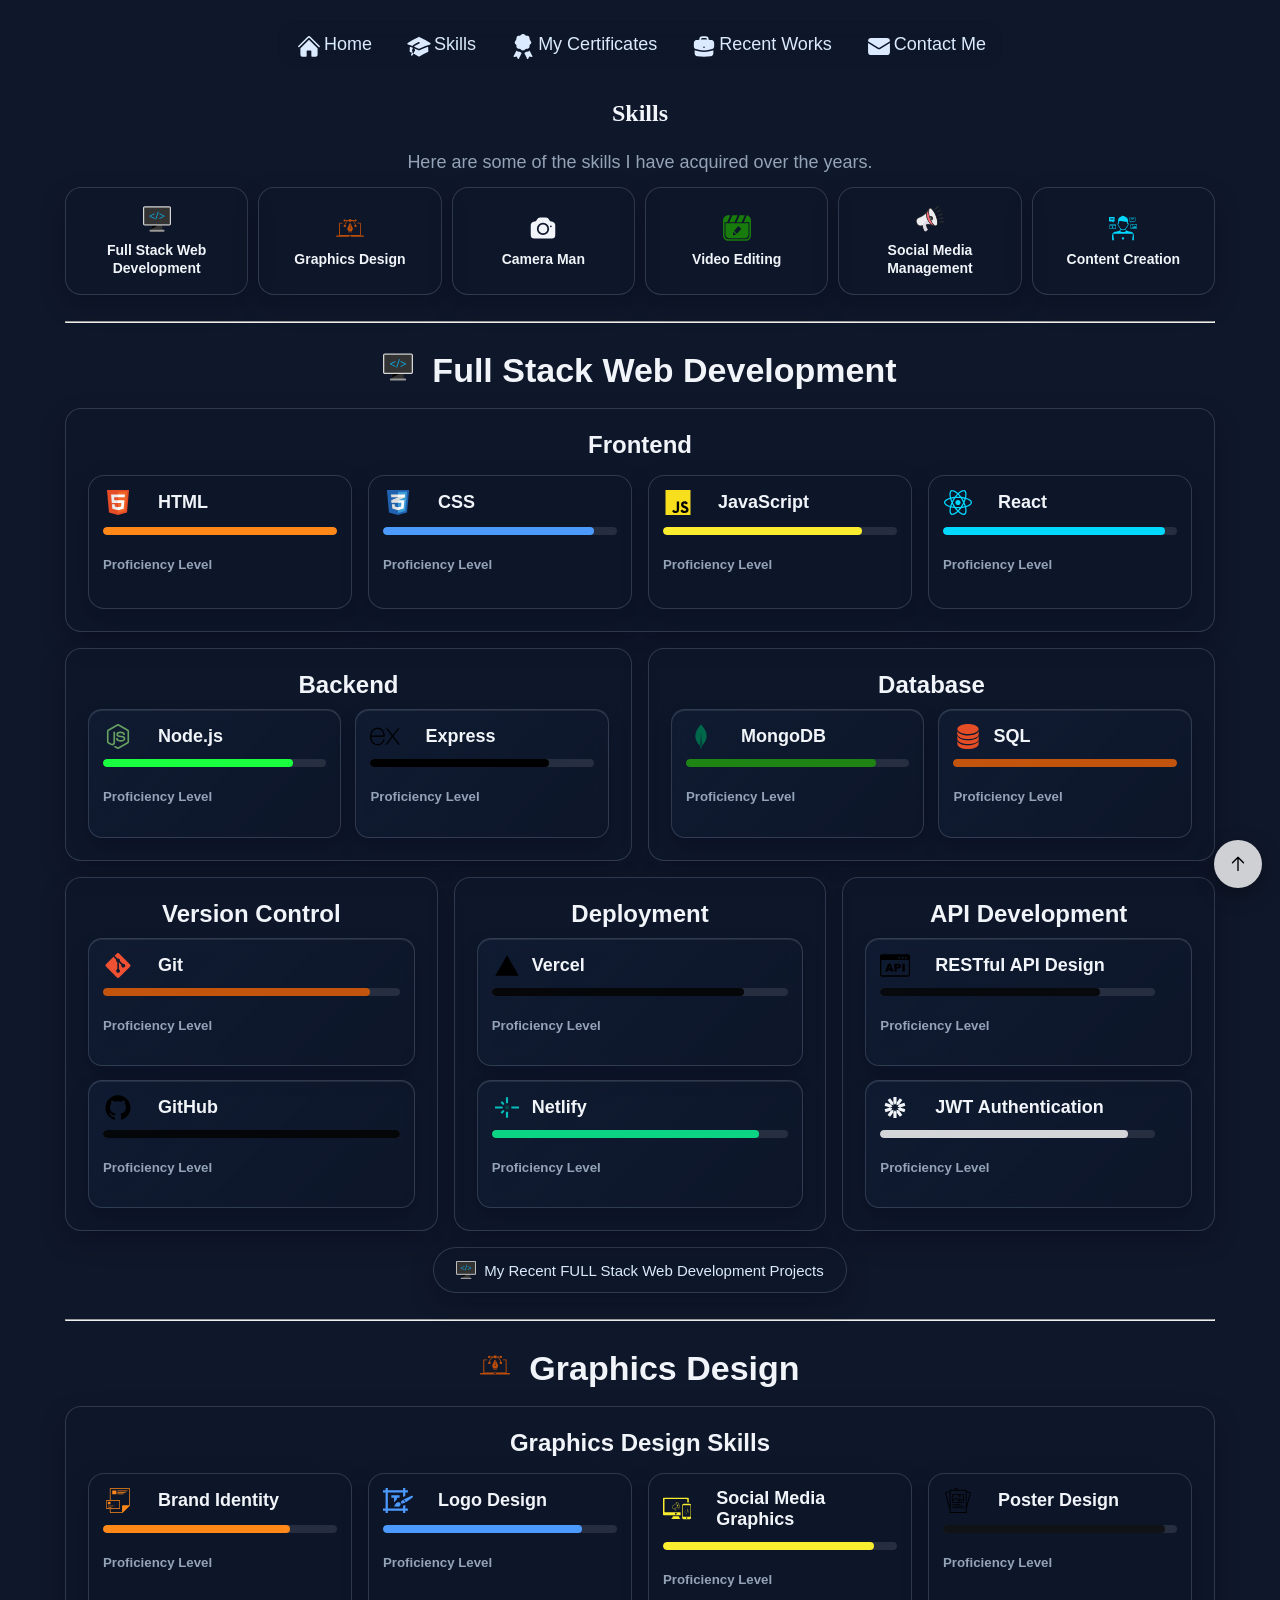
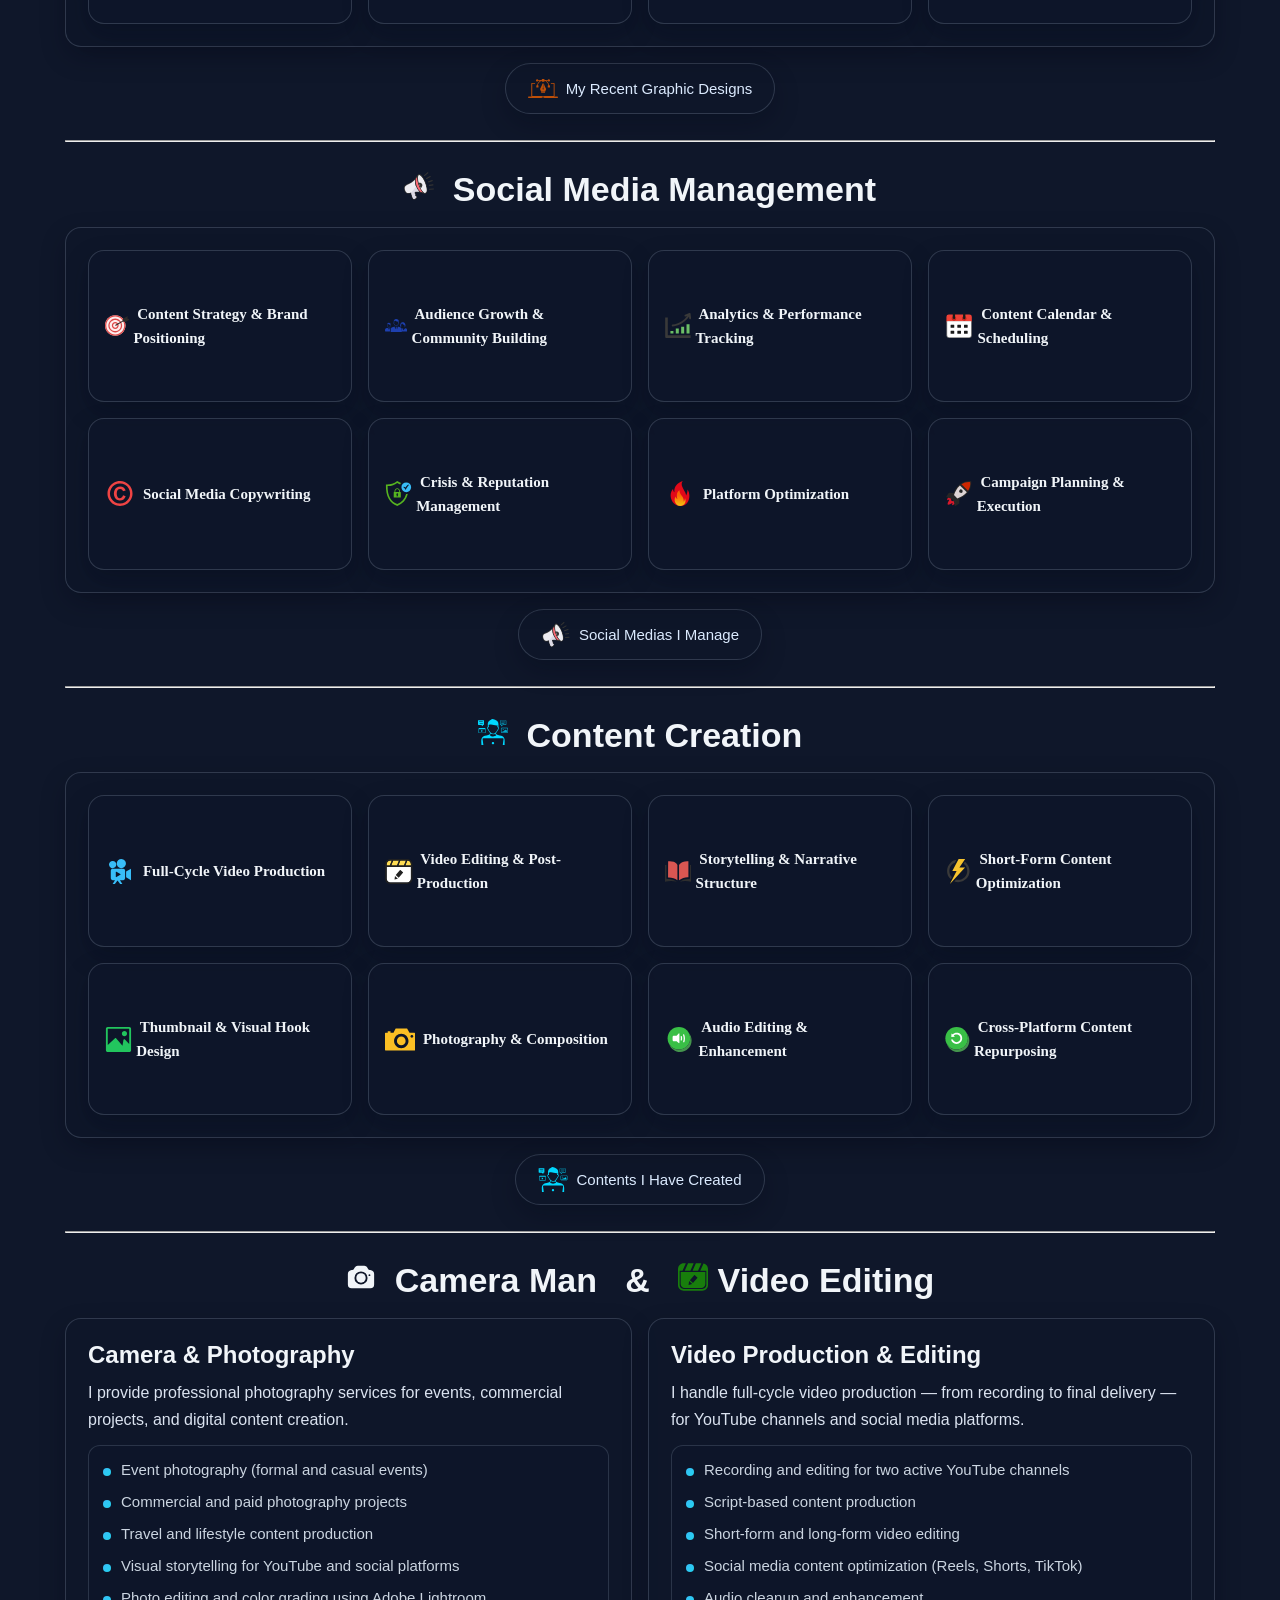
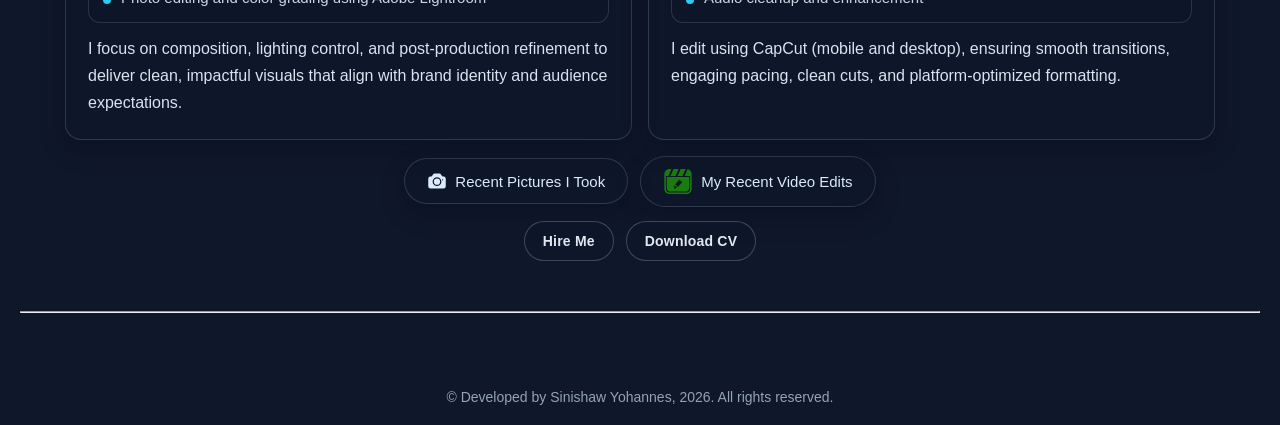
<file: HTML/skill.html>
<!DOCTYPE html>
<html lang="en">
<head>
	<meta charset="UTF-8">
	<meta name="viewport" content="width=device-width, initial-scale=1.0">
    <link rel="icon" type="image/svg+xml" href="../newfavicon.svg">
	<meta name="description" content="Skills page for portfolio website.">
	<title>Skills</title>
	<link href="../CSS/navigation.css" rel="stylesheet">
	<link href="../CSS/texts.css" rel="stylesheet">
	<link href="../CSS/body.css" rel="stylesheet">
	<link href="../CSS/badges.css" rel="stylesheet">
	<link href="../CSS/skills.css" rel="stylesheet">
    <link href="../CSS/skillbar.css"  rel="stylesheet">
    <link href="../CSS/gototopbutton.css" rel="stylesheet">
</head>

<!-- Navigation Bar -->
<nav>
	<ul>
		<li>
            <a href="../index.html">
				<svg xmlns="http://www.w3.org/2000/svg" viewBox="0 0 24 24" fill="currentColor" class="size-6">
					<path d="M11.47 3.841a.75.75 0 0 1 1.06 0l8.69 8.69a.75.75 0 1 0 1.06-1.061l-8.689-8.69a2.25 2.25 0 0 0-3.182 0l-8.69 8.69a.75.75 0 1 0 1.061 1.06l8.69-8.689Z" />
					<path d="m12 5.432 8.159 8.159c.03.03.06.058.091.086v6.198c0 1.035-.84 1.875-1.875 1.875H15a.75.75 0 0 1-.75-.75v-4.5a.75.75 0 0 0-.75-.75h-3a.75.75 0 0 0-.75.75V21a.75.75 0 0 1-.75.75H5.625a1.875 1.875 0 0 1-1.875-1.875v-6.198a2.29 2.29 0 0 0 .091-.086L12 5.432Z" />
				</svg>
				Home
			</a>
		</li>
		<li>
			<a href="skill.html">
				<svg xmlns="http://www.w3.org/2000/svg" viewBox="0 0 24 24" fill="currentColor" class="size-6">
					<path d="M11.7 2.805a.75.75 0 0 1 .6 0A60.65 60.65 0 0 1 22.83 8.72a.75.75 0 0 1-.231 1.337 49.948 49.948 0 0 0-9.902 3.912l-.003.002c-.114.06-.227.119-.34.18a.75.75 0 0 1-.707 0A50.88 50.88 0 0 0 7.5 12.173v-.224c0-.131.067-.248.172-.311a54.615 54.615 0 0 1 4.653-2.52.75.75 0 0 0-.65-1.352 56.123 56.123 0 0 0-4.78 2.589 1.858 1.858 0 0 0-.859 1.228 49.803 49.803 0 0 0-4.634-1.527.75.75 0 0 1-.231-1.337A60.653 60.653 0 0 1 11.7 2.805Z" />
					<path d="M13.06 15.473a48.45 48.45 0 0 1 7.666-3.282c.134 1.414.22 2.843.255 4.284a.75.75 0 0 1-.46.711 47.87 47.87 0 0 0-8.105 4.342.75.75 0 0 1-.832 0 47.87 47.87 0 0 0-8.104-4.342.75.75 0 0 1-.461-.71c.035-1.442.121-2.87.255-4.286.921.304 1.83.634 2.726.99v1.27a1.5 1.5 0 0 0-.14 2.508c-.09.38-.222.753-.397 1.11.452.213.901.434 1.346.66a6.727 6.727 0 0 0 .551-1.607 1.5 1.5 0 0 0 .14-2.67v-.645a48.549 48.549 0 0 1 3.44 1.667 2.25 2.25 0 0 0 2.12 0Z" />
					<path d="M4.462 19.462c.42-.419.753-.89 1-1.395.453.214.902.435 1.347.662a6.742 6.742 0 0 1-1.286 1.794.75.75 0 0 1-1.06-1.06Z" />
				</svg>
				Skills
			</a>
		</li>
		<li>
			<a href="certificates.html">
				<svg id="Layer_1" data-name="Layer 1" xmlns="http://www.w3.org/2000/svg" viewBox="0 0 92.35 122.88" fill="currentColor" class="size-6">
					<path d="M46.18,0a9.26,9.26,0,0,1,5.61,1.76C54,3.16,56.45,5.91,59.5,7.65c4.28,2.45,12.22-.93,16.29,5.11,2.37,3.52,2.48,6.28,2.66,9a15.8,15.8,0,0,0,3.72,9.63c5,6.6,6,11,3.45,15.57-1.75,3.11-5.44,4.85-6.29,6.82-1.82,4.2.19,7.37-2.3,12.27a13.05,13.05,0,0,1-7.93,6.78c-3,1-6-.43-8.39.58C56.5,75.19,53.39,79.3,50,80.34a13,13,0,0,1-7.73,0c-3.35-1-6.45-5.15-10.66-6.92-2.4-1-5.4.39-8.39-.58a13,13,0,0,1-7.94-6.78c-2.49-4.9-.48-8.07-2.3-12.27-.85-2-4.54-3.71-6.29-6.82C4.16,42.39,5.2,38,10.19,31.4a15.92,15.92,0,0,0,3.72-9.63c.17-2.73.28-5.49,2.66-9,4.06-6,12-2.66,16.29-5.11,3-1.74,5.51-4.49,7.7-5.88A9.29,9.29,0,0,1,46.18,0ZM89,113.07,77.41,111l-5.73,10.25c-4.16,5.15-6.8-3.31-8-6.26L52.57,94c2.57-.89,5.67-3.47,8.85-6.35,6.35.13,12.27-1,16.62-6.51l12.82,24.75L92,108.22c.87,3.09.41,5.13-3,4.85Zm-85.57,0L15,111l5.73,10.25c4.15,5.15,6.79-3.31,8-6.26L39.78,94c-2.57-.89-5.66-3.47-8.85-6.35-6.35.13-12.27-1-16.62-6.51L1.5,105.85.38,108.22c-.87,3.09-.41,5.13,3,4.85Zm36.13-76.8,4.72,4.45,9.49-9.64c.93-.95,1.52-1.71,2.68-.52l3.76,3.84c1.23,1.22,1.17,1.94,0,3.08L46.38,51c-2.45,2.41-2,2.56-4.51.09l-8.68-8.64a1.09,1.09,0,0,1,.1-1.69l4.36-4.52c.66-.68,1.19-.64,1.87,0Zm6.54-19.34A24.16,24.16,0,1,1,21.91,41.09,24.16,24.16,0,0,1,46.06,16.93Z"/>
				</svg>
				My Certificates
			</a>
		</li>
		<li>
			<a href="recentprojects.html">
				<svg xmlns="http://www.w3.org/2000/svg" viewBox="0 0 24 24" fill="currentColor" class="size-6">
					<path fill-rule="evenodd" d="M7.5 5.25a3 3 0 0 1 3-3h3a3 3 0 0 1 3 3v.205c.933.085 1.857.197 2.774.334 1.454.218 2.476 1.483 2.476 2.917v3.033c0 1.211-.734 2.352-1.936 2.752A24.726 24.726 0 0 1 12 15.75c-2.73 0-5.357-.442-7.814-1.259-1.202-.4-1.936-1.541-1.936-2.752V8.706c0-1.434 1.022-2.7 2.476-2.917A48.814 48.814 0 0 1 7.5 5.455V5.25Zm7.5 0v.09a49.488 49.488 0 0 0-6 0v-.09a1.5 1.5 0 0 1 1.5-1.5h3a1.5 1.5 0 0 1 1.5 1.5Zm-3 8.25a.75.75 0 1 0 0-1.5.75.75 0 0 0 0 1.5Z" clip-rule="evenodd" />
					<path d="M3 18.4v-2.796a4.3 4.3 0 0 0 .713.31A26.226 26.226 0 0 0 12 17.25c2.892 0 5.68-.468 8.287-1.335.252-.084.49-.189.713-.311V18.4c0 1.452-1.047 2.728-2.523 2.923-2.12.282-4.282.427-6.477.427a49.19 49.19 0 0 1-6.477-.427C4.047 21.128 3 19.852 3 18.4Z" />
				</svg>
				Recent Works
			</a>
		</li>
		<li>
			<a href="contactme.html">
				<svg xmlns="http://www.w3.org/2000/svg" viewBox="0 0 24 24" fill="currentColor" class="size-6">
					<path d="M1.5 8.67v8.58a3 3 0 0 0 3 3h15a3 3 0 0 0 3-3V8.67l-8.928 5.493a3 3 0 0 1-3.144 0L1.5 8.67Z" />
					<path d="M22.5 6.908V6.75a3 3 0 0 0-3-3h-15a3 3 0 0 0-3 3v.158l9.714 5.978a1.5 1.5 0 0 0 1.572 0L22.5 6.908Z" />
				</svg>
				Contact Me
			</a>
		</li>
	</ul>
</nav>

<body>
  <main class="page-shell">
		<section class="hero" aria-labelledby="page-title">
	  <h1 id="page-title" class="h1">Skills</h1>
			<p style="margin-bottom: 10px;">Here are some of the skills I have acquired over the years.</p>
		</section>

		<!-- Selector -->
		<section class="section" aria-label="Skill category selector" id="skills-menu">
			<div class="category-grid">
				<a class="category-card" href="#fswd"><span>
                    <svg version="1.1" id="Layer_1" xmlns="http://www.w3.org/2000/svg" xmlns:xlink="http://www.w3.org/1999/xlink" viewBox="0 0 512 512" xml:space="preserve" fill="#000000" width="20px" height="20px">
                    <g id="SVGRepo_bgCarrier" stroke-width="0">
                    </g><g id="SVGRepo_tracerCarrier" stroke-linecap="round" stroke-linejoin="round"></g>
                    <g id="SVGRepo_iconCarrier"> <rect x="160" y="357.424" style="fill:#333333;" width="192" height="108.336"></rect> 
                    <polygon points="160,376.16 274.24,376.16 160,434.064 "></polygon> <path style="fill:#999999;" d="M377.456,487.84H134.544c-9.424,0-17.12-7.712-17.12-17.12l0,0c0-9.424,7.712-17.12,17.12-17.12 H377.44c9.424,0,17.12,7.712,17.12,17.12l0,0C394.576,480.144,386.864,487.84,377.456,487.84z"></path> 
                    <path style="fill:#D6D6D6;" d="M480,376.16H32c-17.6,0-32-14.4-32-32v-288c0-17.6,14.4-32,32-32h448c17.6,0,32,14.4,32,32v288 C512,361.76,497.6,376.16,480,376.16z"></path> 
                    <rect x="21.968" y="46.096" style="fill:#333333;" width="468.16" height="308.128"></rect> <g> <path style="fill:#0BA4E0;" d="M119.664,196.288l91.824-44.56v17.424l-72.832,33.904v0.384l72.832,34.096v17.248l-91.824-44.56 C119.664,210.224,119.664,196.288,119.664,196.288z"></path> 
                    <path style="fill:#0BA4E0;" d="M224.928,262.528l47.28-140.448h16.656l-47.28,140.448H224.928z"></path> <path style="fill:#0BA4E0;" d="M392.336,210.624L300.512,254.8v-17.248l74.016-34.096v-0.384l-74.016-34.096v-17.248l91.824,44.176 V210.624z"></path> </g> </g>
                    </svg>
                    <br><h3>Full Stack Web Development</h3></span></a>
				<a class="category-card" href="#graphics"><span>
                    <svg id="Layer_1" data-name="Layer 1" xmlns="http://www.w3.org/2000/svg" viewBox="0 0 122.88 77.39" class="size-6" fill="hsla(24, 100%, 46%, 0.801)">
                    <defs><style>.cls-1{fill-rule:evenodd;}</style></defs><title>graphic-designing</title>
                    <path class="cls-1" d="M2.52,71.63H15.11a2.19,2.19,0,0,1-1.63-2.1V18a2.18,2.18,0,0,1,2.18-2.17h13.8l-.89,3.58H17.37V68.91h87.86V19.4h-11l-1-3.58h13.46A2.17,2.17,0,0,1,108.82,18V69.52a2.17,2.17,0,0,1-1.63,2.1h13.17c3.36,0,3.36,5.77,0,5.77H2.52c-3.36,0-3.36-5.76,0-5.76ZM57.71,0h8.58a1.15,1.15,0,0,1,1.15,1.15V4H81a4.57,4.57,0,0,1,1.1-1.75h0a4.64,4.64,0,0,1,6.58,0h0a4.64,4.64,0,0,1,0,6.58h0a4.64,4.64,0,0,1-6.58,0h0A4.61,4.61,0,0,1,81,7H74a25.23,25.23,0,0,1,6.06,4.89A27.14,27.14,0,0,1,86.72,25.7H88.6A1.37,1.37,0,0,1,90,27.08v6.29a1.37,1.37,0,0,1-1.37,1.38H82.38A1.38,1.38,0,0,1,81,33.37V27.08a1.38,1.38,0,0,1,1.38-1.38h1.44a24.26,24.26,0,0,0-5.88-11.85,22.1,22.1,0,0,0-10.5-6.47V9.83A1.15,1.15,0,0,1,66.29,11H57.71a1.14,1.14,0,0,1-1.15-1.15V7.38a22,22,0,0,0-10.7,6.74A24.57,24.57,0,0,0,40.21,25.7h1.41A1.38,1.38,0,0,1,43,27.08v6.29a1.38,1.38,0,0,1-1.38,1.38H35.4A1.38,1.38,0,0,1,34,33.37V27.08A1.38,1.38,0,0,1,35.4,25.7h1.91a27.42,27.42,0,0,1,6.42-13.47A25.13,25.13,0,0,1,50,7H41.91a4.53,4.53,0,0,1-1.1,1.74h0a4.63,4.63,0,0,1-3.29,1.37,4.7,4.7,0,0,1-3.3-1.37h0a4.64,4.64,0,0,1,0-6.58h0a4.64,4.64,0,0,1,6.58,0h0A4.57,4.57,0,0,1,41.91,4H56.56V1.15A1.14,1.14,0,0,1,57.71,0ZM74.66,40.74,70.21,52.12,53.8,51.91,49.26,40.74c3.9-7,7.87-15.49,9.91-23l2.16.24L61.25,38.1a2.12,2.12,0,1,0,1.29-.05l.06-19.91L65.08,18c1.81,7.51,5.74,16,9.58,22.71ZM69.82,57H53.88V53.82H69.82V57ZM57.87,72.58H65c1.61,0,1.61,3.13,0,3.13H57.87c-1.61,0-1.62-3.13,0-3.13Z"/>
                    </svg>
                    <br><h3>Graphics Design</h3></span></a>
				<a class="category-card" href="#camera-video"><span>
                    <svg xmlns="http://www.w3.org/2000/svg" viewBox="0 0 24 24" fill="currentColor" class="size-6">
                    <path d="M12 9a3.75 3.75 0 1 0 0 7.5A3.75 3.75 0 0 0 12 9Z" />
                    <path fill-rule="evenodd" d="M9.344 3.071a49.52 49.52 0 0 1 5.312 0c.967.052 1.83.585 2.332 1.39l.821 1.317c.24.383.645.643 1.11.71.386.054.77.113 1.152.177 1.432.239 2.429 1.493 2.429 2.909V18a3 3 0 0 1-3 3h-15a3 3 0 0 1-3-3V9.574c0-1.416.997-2.67 2.429-2.909.382-.064.766-.123 1.151-.178a1.56 1.56 0 0 0 1.11-.71l.822-1.315a2.942 2.942 0 0 1 2.332-1.39ZM6.75 12.75a5.25 5.25 0 1 1 10.5 0 5.25 5.25 0 0 1-10.5 0Zm12-1.5a.75.75 0 1 0 0-1.5.75.75 0 0 0 0 1.5Z" clip-rule="evenodd" />
                    </svg> 
                    <br><h3>Camera Man</h3></span></a>
				<a class="category-card" href="#camera-video"><span>
                     <svg xmlns="http://www.w3.org/2000/svg" shape-rendering="geometricPrecision" text-rendering="geometricPrecision" image-rendering="optimizeQuality" fill-rule="evenodd" clip-rule="evenodd" viewBox="0 0 512 468.554" class="size-6" fill="#1caa00b2">
                     <path d="M45.451 148.06h421.098v206.033c0 37.884-31.128 69.009-69.012 69.009H114.463c-37.906 0-69.012-31.102-69.012-69.009V148.06zM97.632 0h36.134l-56.57 129.552H28.619v241.373c0 18.956 7.776 36.205 20.289 48.717 12.519 12.519 29.777 20.292 48.724 20.292h316.736c18.941 0 36.196-7.78 48.715-20.298 12.518-12.519 20.298-29.774 20.298-48.711V129.552h-103.43l55.552-127.23c18.413 4.103 34.911 13.441 47.818 26.351C501.017 46.364 512 70.788 512 97.632v273.293c0 26.841-10.995 51.255-28.682 68.946-17.691 17.69-42.112 28.683-68.95 28.683H97.632c-26.845 0-51.269-10.986-68.959-28.677C10.989 422.193 0 397.785 0 370.925V97.632c0-26.867 10.983-51.281 28.667-68.965C46.351 10.983 70.765 0 97.632 0zm74.069 0h96.15l-56.57 129.552h-96.15L171.701 0zm133.63 0h93.252l-56.567 129.552h-93.258L305.331 0zm-63.062 353.629l-61.812 16.466 8.951-66.325 52.861 49.859zm33.858-150.64c1.593-1.835 4.879-2.678 7.14-1.068l46.834 42.597c1.985 1.982 1.906 5.026-.158 7.15l-74.239 86.891-52.807-49.862 73.23-85.708z"/>
                     </svg>
                    <br><h3>Video Editing</h3></span></a>
				<a class="category-card" href="#smm"><span>
                    <svg xmlns="http://www.w3.org/2000/svg" shape-rendering="geometricPrecision" text-rendering="geometricPrecision" image-rendering="optimizeQuality" fill-rule="evenodd" clip-rule="evenodd" viewBox="0 0 512 470.605" class="size-6">
                    <path fill="#333" fill-rule="nonzero" d="M344.323 189.398c-185.654-509.961 164.288 451.303 0 0zM.006 274.208c-.296-26.257 9.654-49.868 32.868-59.155.862-1.3 1.707-2.308 3.211-3.568 2.682-2.25 5.117-2.917 8.271-4.119 111.299-40.944 154.013-104.741 178.306-141.025 7.092-10.592 12.749-19.04 18.586-24.867 3.238-3.233 5.784-5.311 9.611-6.748 3.955-1.486 7.636-1.621 12.763-.797 11.258 1.807 22.804 9.317 34.09 21.008 24.993 25.89 51.345 74.957 69.931 126.007 18.674 51.3 29.726 105.327 24.013 140.899-2.355 14.671-7.549 26.712-16.147 35.01l-.013-.013c-.499.479-1.046.923-1.638 1.325-5.906 4.013-11.477 5.573-17.242 5.793-4.982.191-9.346-.656-14.195-1.663-8.73-1.815-17.087-4.198-26.095-6.766-29.331-8.361-65.922-18.786-124.062-11.965-1.159 3.852-2.009 7.966-2.045 11.639-.023 2.442.223 4.379.936 5.031l.982.895c5.441 4.95 8.122 7.382 9.728 13.387 1.254 4.696.73 8.742-.301 16.706l-.345 2.681c-.581 4.569 1.766 5.571 4.109 6.57 6.868 2.929 13.735 5.856 17.459 15.799a12.37 12.37 0 01.836 7.345c-2.984 15.325-12.029 23.102-21.069 30.876-1.777 1.528-3.558 3.059-5.146 4.563l-.021-.022c-.257.243-.525.478-.805.703-21.558 17.238-36.55 12.102-48.148-2.403-7.394-9.246-12.077-22.156-16.448-34.207l-1.798-4.881c-6.24-16.889-10.921-37.082-15.653-58.101l-1.191.367a667.431 667.431 0 00-14.308 4.417c-.469.151-.712.248-.911.327-4.252 1.691-6.384 2.536-9.811 1.308-28.317 7.271-51.861-6.526-67.678-28.657-6.456-9.035-11.564-19.52-15.078-30.444C2.064 296.596.131 285.176.006 274.208z"/><path fill="#EDECF1" d="M41.141 225.308c-58.58 17.233-20.206 151.415 48.412 127.938 2.642 1.651 2.605.873 5.693-.123a640.23 640.23 0 0128.504-8.49c5.681 25.047 10.835 49.679 18.098 69.338 9.267 25.077 18.918 58.561 47.009 36.098 8.861-8.391 19.86-14.858 22.571-28.784-4.509-13.529-25.473-5.551-22.5-28.937 2.06-16.195 2.513-15.039-6.13-22.932-8.752-7.993-4.192-26.164.368-37.2 30.512-4.222 55.463-3.969 76.625-1.584-26.803-30.317-45.78-62.409-57.511-95.876-11.772-33.59-16.21-68.415-13.907-104.087-29.166 30.577-72.25 63.528-139.742 88.357-5.491 2.021-4.36 1.286-7.49 6.282z"/><path fill="#333" fill-rule="nonzero" d="M307.384 353.208c-7.305-2.011-32.968-6.918-37.678-11.815-32.094-33.45-54.299-69.183-67.426-106.637-13.649-38.95-17.442-79.56-12.292-121.227.01.001 2.182-5.626 2.526-6.073 8.179-10.61 16.361-22.303 23.8-32.933 10.112-14.453 18.934-27.06 24.934-33.049 3.238-3.233 5.784-5.311 9.611-6.748 3.955-1.486 7.636-1.621 12.763-.797 11.258 1.807 22.804 9.317 34.09 21.008 24.993 25.89 51.345 74.957 69.931 126.007 18.674 51.3 29.726 105.327 24.013 140.899-2.355 14.671-7.549 26.712-16.147 35.01l-.013-.013c-.499.479-1.046.923-1.638 1.325-5.907 4.015-11.479 5.571-17.242 5.791-4.985.192-9.346-.655-14.195-1.661-8.289-1.723-21.489-5.358-35.037-9.087z"/>
                    <path fill="#FD6974" d="M278.645 332.794c12.561 2.98 29.835 7.917 44.655 11.928-30.325-30.381-55.091-77.058-71.837-124.843-17.875-51.006-26.663-104.043-23.415-140.522-8.014 11.446-16.969 24.326-25.72 35.678-9.678 78.292 13.551 152.34 76.317 217.759z"/>
                    <path fill="#DBD9E5" d="M123.627 344.536c4.723 20.995 12.075 52.801 18.221 69.435 9.265 25.077 18.918 58.561 47.009 36.098 8.861-8.391 19.86-14.858 22.571-28.784-4.509-13.529-25.473-5.551-22.5-28.937 2.06-16.195 2.513-15.039-6.13-22.932-8.426-7.696-4.512-24.825-.14-35.939 11.438-5.612 42.498-6.159 76.696-2.751-21.493-24.321-37.738-47.042-52.252-82.478-32.723 28.704-50.752 67.583-83.475 96.288z"/>
                    <path fill="#333" fill-rule="nonzero" d="M234.923 50.104c2.035-4.869 4.802-8.691 8.211-11.53 7.619-6.348 16.735-7.1 26.764-3.151 7.236 2.849 15.071 8.446 23.09 16.24 18.048 17.538 38.596 47.708 55.662 82.839 21.729 44.725 39.401 97.5 45.584 139.979 3.042 20.889 3.327 39.634.02 54.264-3.985 17.635-13.006 29.817-28.257 34.034-5.229 1.444-10.953 1.835-17.189 1.056a12.364 12.364 0 01-6.572-2.891c-38.985-27.882-70.662-83.678-90.773-141.065-23.576-67.275-31.352-138.093-16.54-169.775zm120.031 14.372c-4.087 3.367-10.122 2.805-13.489-1.278-3.366-4.088-2.807-10.123 1.279-13.489l57.468-47.512c4.083-3.366 10.121-2.805 13.488 1.279 3.363 4.086 2.805 10.122-1.282 13.491l-57.464 47.509zm80.732 234.809c-5.29.242-9.728-3.884-9.919-9.191-.24-5.284 3.884-9.729 9.19-9.917l67.118-2.521c5.254-.173 9.696 3.956 9.919 9.19a9.602 9.602 0 01-9.17 9.97l-67.138 2.469zm-1.917-65.207c-5.247.7-10.069-2.997-10.752-8.19-.699-5.247 2.999-10.071 8.191-10.753l62.008-8.239c5.247-.703 10.071 2.997 10.751 8.19.702 5.245-2.999 10.071-8.188 10.751l-62.01 8.241zm-13.046-59.864c-5.002 1.734-10.465-.913-12.205-5.917a9.588 9.588 0 015.915-12.205l63.582-22.067c4.986-1.792 10.471.91 12.205 5.913a9.597 9.597 0 01-5.915 12.208l-63.582 22.068zm-29.985-57.655c-4.593 2.624-10.432 1.024-13.057-3.566-2.621-4.593-1.021-10.431 3.571-13.055l60.245-34.563c4.592-2.626 10.431-1.026 13.055 3.564 2.622 4.593 1.021 10.431-3.572 13.055l-60.242 34.565z"/><path fill="#fff" d="M246.374 54.901c12.707-30.515 58.216 17.306 91.101 84.993 44.828 92.271 71.882 218.986 12.84 211.601C270 295.205 220.643 108.066 246.374 54.901z"/>
                    <path fill="#EDECF1" d="M344.966 156.013c40.143 90.193 61.02 202.445 5.349 195.482-25.055-17.559-47.095-47.854-64.784-82.841-32.261-73.557-45.799-160.022-29.611-193.468 12.445-29.886 56.349 15.366 89.046 80.827z"/>
                    <path fill="#333" d="M313.581 222.046c0 19.45-23.747 58.467-31.771 41.772-12.338-25.673-22.371-52.209-28.72-80.613-2.026-9.109 60.491-7.901 60.491 38.841z"/>
                    </svg>
                    <br><h3>Social Media Management</h3></span></a>
				<a class="category-card" href="#content-creation"><span>
                    <svg xmlns="http://www.w3.org/2000/svg" shape-rendering="geometricPrecision" text-rendering="geometricPrecision" image-rendering="optimizeQuality" fill-rule="evenodd" clip-rule="evenodd" viewBox="0 0 512 445.97" class="size-6" fill="#00d8ff">
                    <path d="m76.83 122.53-20.86-20.01H8.46c-2.3 0-4.42-.96-5.96-2.48A8.42 8.42 0 0 1 0 94.06V29.13c0-2.33.97-4.44 2.49-5.97l.21-.19c1.52-1.43 3.57-2.31 5.76-2.31h85.18c2.3 0 4.43.97 5.96 2.5 1.53 1.53 2.5 3.66 2.5 5.97v64.93c0 2.31-.95 4.43-2.49 5.97l-.21.19a8.418 8.418 0 0 1-5.76 2.3H82.6v17.82c0 1.83-1.48 3.31-3.3 3.31-.99 0-1.87-.43-2.47-1.12zm325.96-10.13 17.14-16.43c.66-.64 1.52-.95 2.38-.95l50.87-.02c.53 0 1.03-.22 1.37-.56.34-.35.57-.85.57-1.38V34.44c0-.52-.23-1.02-.58-1.36-.35-.35-.84-.58-1.36-.58h-88.76c-.51 0-1.01.23-1.36.58-.35.35-.58.84-.58 1.36v58.62c0 .52.22 1.02.58 1.37.34.34.84.57 1.36.57h14.94c1.89 0 3.43 1.55 3.43 3.44v13.96zM255.64 393.17c11.22 0 20.32 9.1 20.32 20.32s-9.1 20.31-20.32 20.31-20.31-9.09-20.31-20.31c0-11.22 9.09-20.32 20.31-20.32zm-52.16-115.82c26.42 29.69 86.25 24.46 108.37.15-5.14-5.74-10.61-13.78-15.32-20.68-1.06-1.55-2.07-3.04-3.04-4.44-9.98 6.72-21.86 10.85-36.76 10.81-16.59-.04-29.5-5.73-40.23-14.43-3.02 8.99-7.43 21.37-11.69 27.27-.38.53-.83.97-1.33 1.32zm102.84 52.62H92.33c-8.14 0-14.75 7.62-13.53 16.93l12.82 99.07H59.03c.02-52.91-18.75-117.82 36.61-148.69 20.62-11.5 78.61-15.4 101.79-30.59 3.55-6.65 7.48-18.59 9.82-25.71.27-.8-.16.52.24-.69-8.52-9.15-15.48-19.96-22.17-30.59l-19.09-30.35c-6.98-10.42-10.61-19.94-10.84-27.74-.1-3.68.52-7.02 1.88-9.94 1.42-3.07 3.61-5.64 6.57-7.63 1.37-.93 2.92-1.71 4.62-2.36-1.24-16.46-1.7-37.22-.9-54.58.41-4.13 1.2-8.25 2.35-12.37 6.99-24.98 28.46-42.97 52.98-51.44 11.89-4.11 7.3-13.91 19.33-13.26 28.5 1.56 72.47 19.92 89.37 39.41 23.68 27.3 17.57 60.91 16.77 94.21 5.3 1.61 8.69 4.97 10.08 10.4 1.54 6.02-.13 14.51-5.24 26.08h-.01c-.1.21-.2.42-.32.62l-21.76 35.84c-8.39 13.81-16.91 27.66-28.27 38.3l-.56.51c1.09 1.57 2.27 3.29 3.5 5.1 3.78 5.54 8.08 11.85 12.07 16.78 23.64 14.7 80.55 18.66 100.88 30 50.9 28.37 33.5 98.44 36.46 148.69h-32.44l12.82-99.07c1.21-9.32-5.39-16.93-13.53-16.93H306.32zM179.47 140.49c-4.23.17-7.43 1.05-9.63 2.52-1.25.84-2.17 1.91-2.76 3.18-.65 1.42-.95 3.14-.9 5.12.17 5.81 3.21 13.4 9.1 22.15l.08.13 19.1 30.36c7.66 12.18 15.68 24.59 25.66 33.71 9.59 8.77 21.23 14.71 36.61 14.75 16.67.04 28.86-6.14 38.75-15.4 10.29-9.62 18.41-22.83 26.41-36l21.51-35.43c4.01-9.15 5.47-15.27 4.55-18.86-.54-2.14-2.91-3.18-6.93-3.39-.85-.04-1.73-.05-2.62-.03-.96.03-1.96.1-3 .19-.58.06-1.13.02-1.67-.1-1.91.1-3.88-.03-5.89-.33l7.37-32.6c-54.66 8.62-95.54-31.98-153.32-8.11l4.16 38.42c-2.33.11-4.54.03-6.58-.28zm249.61 33.4c4.09 0 7.41 3.32 7.41 7.42 0 4.09-3.32 7.42-7.41 7.42-4.1 0-7.43-3.33-7.43-7.42 0-4.1 3.33-7.42 7.43-7.42zm30.69 31.85 14.85-25.67 19.79 25.53v14.35h-84.92v-4.94l13.49-.31 6.18-15.15 3.09 10.82h9.28l8.04-20.72 10.2 16.09zm-55.47-55.26h95.3c3.4 0 6.51 1.4 8.76 3.64l.2.23c2.13 2.23 3.44 5.26 3.44 8.54v61.14c0 3.39-1.4 6.5-3.65 8.75-2.27 2.26-5.35 3.66-8.75 3.66h-95.3c-3.39 0-6.5-1.41-8.75-3.66a12.327 12.327 0 0 1-3.65-8.75v-61.14c0-3.41 1.4-6.52 3.65-8.77a12.36 12.36 0 0 1 8.75-3.64zm95.3 7.83h-95.3c-1.25 0-2.4.52-3.23 1.34-.82.83-1.34 1.98-1.34 3.24v61.14c0 1.26.52 2.41 1.34 3.23a4.5 4.5 0 0 0 3.23 1.35h95.3c1.25 0 2.4-.51 3.22-1.34a4.54 4.54 0 0 0 1.35-3.24v-61.14c0-1.2-.47-2.3-1.21-3.12l-.13-.12a4.61 4.61 0 0 0-3.23-1.34zm-98.87-81c-1.9 0-3.45-1.54-3.45-3.44s1.55-3.44 3.45-3.44h47.56a3.44 3.44 0 1 1 0 6.88h-47.56zm0-21.1c-1.9 0-3.45-1.54-3.45-3.44s1.55-3.45 3.45-3.45h58.32c1.9 0 3.44 1.55 3.44 3.45 0 1.9-1.54 3.44-3.44 3.44h-58.32zm22.95 45.67-21.8 20.9c-.63.68-1.53 1.11-2.52 1.11-1.9 0-3.44-1.55-3.44-3.44v-18.57h-11.5c-2.42 0-4.64-1-6.23-2.59a8.843 8.843 0 0 1-2.59-6.23V34.44c0-2.41 1.01-4.63 2.6-6.22 1.6-1.6 3.81-2.6 6.22-2.6h88.76c2.41 0 4.63 1 6.22 2.6a8.783 8.783 0 0 1 2.59 6.22v58.62c0 2.42-.99 4.62-2.58 6.22-1.61 1.6-3.81 2.6-6.23 2.6h-49.5zM21.51 156.72h94.58c3.24 0 6.21 1.34 8.34 3.49 2.16 2.13 3.49 5.1 3.49 8.34v61.49c0 3.23-1.34 6.19-3.48 8.33-2.16 2.16-5.12 3.5-8.35 3.5H21.51c-3.24 0-6.2-1.34-8.35-3.48l-.24-.27c-2-2.12-3.23-4.97-3.23-8.08v-61.49c0-3.24 1.33-6.2 3.47-8.34 2.16-2.15 5.12-3.49 8.35-3.49zm38.98 32.42 19.88 13.87c.35.21.66.49.9.85.94 1.35.6 3.21-.75 4.14l-19.84 13.71c-.52.43-1.18.68-1.89.68-1.65 0-2.99-1.34-2.99-2.99v-27.83c.02-.59.19-1.19.56-1.7a2.957 2.957 0 0 1 4.13-.73zm59.62-13.08H17.49v53.98c0 1.03.39 1.98 1.02 2.68l.17.16c.73.72 1.74 1.18 2.83 1.18h94.58c1.1 0 2.12-.45 2.83-1.17.74-.74 1.19-1.75 1.19-2.85v-53.98zM77.98 67.73c2.4 0 4.35 1.94 4.35 4.34 0 2.39-1.95 4.34-4.35 4.34H32.35c-2.39 0-4.34-1.95-4.34-4.34 0-2.4 1.95-4.34 4.34-4.34h45.63zm0-23.16c2.4 0 4.35 1.95 4.35 4.34 0 2.4-1.95 4.35-4.35 4.35H22.03c-2.4 0-4.35-1.95-4.35-4.35 0-2.39 1.95-4.34 4.35-4.34h55.95z"/>
                    </svg>
                    <br><h3>Content Creation</h3></span></a>
			</div>
		</section>
<br><hr><br>
		<!-- FSWD -->
		<section class="section" id="fswd" aria-labelledby="fswd-title">
			<div class="section-head">
                <span>
				<h2 id="fswd-title">
                    <svg version="1.1" id="Layer_1" xmlns="http://www.w3.org/2000/svg" xmlns:xlink="http://www.w3.org/1999/xlink" viewBox="0 0 512 512" xml:space="preserve" fill="#000000" width="30px" height="30px">
                    <g id="SVGRepo_bgCarrier" stroke-width="0">
                    </g><g id="SVGRepo_tracerCarrier" stroke-linecap="round" stroke-linejoin="round"></g>
                    <g id="SVGRepo_iconCarrier"> <rect x="160" y="357.424" style="fill:#333333;" width="192" height="108.336"></rect> 
                    <polygon points="160,376.16 274.24,376.16 160,434.064 "></polygon> <path style="fill:#999999;" d="M377.456,487.84H134.544c-9.424,0-17.12-7.712-17.12-17.12l0,0c0-9.424,7.712-17.12,17.12-17.12 H377.44c9.424,0,17.12,7.712,17.12,17.12l0,0C394.576,480.144,386.864,487.84,377.456,487.84z"></path> 
                    <path style="fill:#D6D6D6;" d="M480,376.16H32c-17.6,0-32-14.4-32-32v-288c0-17.6,14.4-32,32-32h448c17.6,0,32,14.4,32,32v288 C512,361.76,497.6,376.16,480,376.16z"></path> 
                    <rect x="21.968" y="46.096" style="fill:#333333;" width="468.16" height="308.128"></rect> <g> <path style="fill:#0BA4E0;" d="M119.664,196.288l91.824-44.56v17.424l-72.832,33.904v0.384l72.832,34.096v17.248l-91.824-44.56 C119.664,210.224,119.664,196.288,119.664,196.288z"></path> 
                    <path style="fill:#0BA4E0;" d="M224.928,262.528l47.28-140.448h16.656l-47.28,140.448H224.928z"></path> <path style="fill:#0BA4E0;" d="M392.336,210.624L300.512,254.8v-17.248l74.016-34.096v-0.384l-74.016-34.096v-17.248l91.824,44.176 V210.624z"></path> </g> </g>
                    </svg>
                    &nbsp;Full Stack Web Development</h2></span>
			</div>
			<article class="panel">
				<h3 style="text-align: center;">Frontend</h3>
				<div class="skill-grid">
					<article class="skill-card">
						<h4>
                           <svg version="1.1" id="Layer_1" xmlns="http://www.w3.org/2000/svg" xmlns:xlink="http://www.w3.org/1999/xlink" x="0px" y="0px" viewBox="0 0 108.35 122.88" style="enable-background:new 0 0 108.35 122.88; margin-right: 15px;" xml:space="preserve" class="size-6">
                           <style type="text/css">.st0{fill-rule:evenodd;clip-rule:evenodd;fill:#E44D26;} .st1{fill-rule:evenodd;clip-rule:evenodd;fill:#F16529;} .st2{fill-rule:evenodd;clip-rule:evenodd;fill:#EBEBEB;} .st3{fill-rule:evenodd;clip-rule:evenodd;fill:#FFFFFF;}</style>
                           <g><polygon class="st0" points="108.35,0 98.48,110.58 54.11,122.88 9.86,110.6 0,0 108.35,0"/><polygon class="st1" points="54.17,113.48 90.03,103.54 98.46,9.04 54.17,9.04 54.17,113.48"/>
                           <path class="st2" d="M34.99,36.17h19.19V22.61H20.16l0.32,3.64l3.33,37.38h30.35V50.06H36.23L34.99,36.17L34.99,36.17L34.99,36.17z M38.04,70.41H24.43l1.9,21.3l27.79,7.71l0.06-0.02V85.29l-0.06,0.02l-15.11-4.08L38.04,70.41L38.04,70.41L38.04,70.41z"/><path class="st3" d="M54.13,63.63h16.7l-1.57,17.59L54.13,85.3v14.11l27.81-7.71l0.2-2.29l3.19-35.71l0.33-3.64H54.13V63.63 L54.13,63.63z M54.13,36.14v0.03h32.76l0.27-3.05l0.62-6.88l0.32-3.64H54.13V36.14L54.13,36.14L54.13,36.14z"/></g>
                           </svg>
                            HTML</h4>
						<div class="skill-bar">
                        <div class="bar">
                        <div class="fill" style="--level: 100%; background:#ff8819;"></div>
                        </div>
                        </div>
                        <h5 class="h4">Proficiency Level</h5>
					</article>

					<article class="skill-card">
						<h4>
                            <svg xmlns="http://www.w3.org/2000/svg"  viewBox="0 0 296297 333333" xmlns:xlink="http://www.w3.org/1999/xlink" shape-rendering="geometricPrecision" text-rendering="geometricPrecision" image-rendering="optimizeQuality" fill-rule="evenodd" clip-rule="evenodd" class="size-6" style="margin-right: 15px">
                            <defs><linearGradient id="id4" gradientUnits="userSpaceOnUse" x1="54128.7" y1="79355.5" x2="240318" y2="79355.5"><stop offset="0" stop-color="#e8e7e5"/><stop offset="1" stop-color="#fff"/></linearGradient><linearGradient id="id5" gradientUnits="userSpaceOnUse" x1="62019.3" y1="202868" x2="233515" y2="202868">
                            <stop offset="0" stop-color="#e8e7e5"/><stop offset="1" stop-color="#fff"/></linearGradient><linearGradient id="id6" gradientUnits="userSpaceOnUse" x1="104963" y1="99616.9" x2="104963" y2="171021"><stop offset="0" stop-color="#d1d3d4"/><stop offset=".388" stop-color="#d1d3d4"/><stop offset="1" stop-color="#d1d3d4"/>
                            </linearGradient><linearGradient id="id7" gradientUnits="userSpaceOnUse" xlink:href="#id6" x1="194179" y1="61185.8" x2="194179" y2="135407"/><mask id="id0"><linearGradient id="id1" gradientUnits="userSpaceOnUse" x1="104963" y1="99616.9" x2="104963" y2="171021"><stop offset="0" stop-opacity="0" stop-color="#fff"/>
                            <stop offset=".388" stop-color="#fff"/><stop offset="1" stop-opacity=".831" stop-color="#fff"/></linearGradient><path fill="url(#id1)" d="M61737 99467h86453v71704H61737z"/></mask><mask id="id2"><linearGradient id="id3" gradientUnits="userSpaceOnUse" x1="194179" y1="61185.8" x2="194179" y2="135407"><stop offset="0" stop-opacity="0" stop-color="#fff"/>
                            <stop offset=".388" stop-color="#fff"/><stop offset="1" stop-opacity=".831" stop-color="#fff"/></linearGradient><path fill="url(#id3)" d="M147890 61036h92578v74521h-92578z"/></mask><style>.fil6{fill:#000;fill-opacity:.05098}</style></defs><g id="Layer_x0020_1"><g id="_513085304"><path fill="#2062af" d="M268517 300922l-120369 32411-120371-32411L0 0h296297z"/>
                            <path fill="#3c9cd7" d="M148146 24374v283109l273 74 97409-26229 22485-256954z"/><path fill="#fff" d="M148040 99617l-86153 35880 2857 35524 83296-35614 88604-37883 3674-36339-92278 38432z"/><path mask="url(#id0)" fill="url(#id6)" d="M61887 135497l2857 35524 83295-35614V99617z"/><path mask="url(#id2)" fill="url(#id7)" d="M240318 61186l-92278 38431v35790l88604-37883z"/>
                            <path fill="url(#id5)" d="M62019 135497l2858 35524 127806 407-2859 47365-42055 11840-40428-10208-2450-29399H67327l4900 56756 75950 22457 75538-22050 9800-112692z"/><path class="fil6" d="M148040 135497H61888l2857 35524 83295 266v-35790zm0 95022l-408 114-40422-10208-2450-29399H67197l4899 56756 75944 22457v-39720z"/><path fill="url(#id4)" d="M54129 61186h186189l-3674 36339H58620l-4491-36339z"/>
                            <path class="fil6" d="M148040 61186H54129l4491 36339h89420z"/></g></g>
                            </svg>
                            CSS</h4>
						<div class="skill-bar">
                        <div class="bar">
                        <div class="fill" style="--level: 90%; background:hwb(214 30% 0%);"></div>
                        </div>
                        </div>
                        <h5 class="h4">Proficiency Level</h5>
					</article>

					<article class="skill-card">
						<h4>
                            <svg version="1.1" id="Layer_1" xmlns="http://www.w3.org/2000/svg" xmlns:xlink="http://www.w3.org/1999/xlink" x="0px" y="0px" viewBox="0 0 122.88 122.88" style="enable-background:new 0 0 122.88 122.88; margin-right: 15px;" xml:space="preserve" class="size-6"><style type="text/css">.st5{fill-rule:evenodd;clip-rule:evenodd;fill:#F7DF1E;} .st6{fill-rule:evenodd;clip-rule:evenodd;fill:#000000;}</style>
                            <g><polygon class="st5" points="0,0 122.88,0 122.88,122.88 0,122.88 0,0"/><path class="st6" d="M32.31,102.69l9.4-5.69c1.81,3.22,3.46,5.94,7.42,5.94c3.79,0,6.19-1.48,6.19-7.26V56.41h11.55v39.43 c0,11.96-7.01,17.4-17.24,17.4C40.39,113.24,35.03,108.46,32.31,102.69L32.31,102.69L32.31,102.69z M73.14,101.45l9.4-5.44 c2.48,4.04,5.69,7.01,11.38,7.01c4.78,0,7.84-2.39,7.84-5.69c0-3.96-3.13-5.36-8.41-7.67l-2.89-1.24c-8.33-3.55-13.86-8-13.86-17.4 c0-8.66,6.6-15.26,16.91-15.26c7.34,0,12.62,2.56,16.41,9.24l-8.99,5.77c-1.98-3.55-4.12-4.95-7.42-4.95 c-3.38,0-5.53,2.14-5.53,4.95c0,3.46,2.14,4.87,7.09,7.01l2.89,1.24c9.82,4.21,15.34,8.5,15.34,18.15 c0,10.39-8.17,16.08-19.14,16.08C83.45,113.25,76.52,108.13,73.14,101.45L73.14,101.45L73.14,101.45z M73.14,101.45L73.14,101.45 L73.14,101.45L73.14,101.45z"/></g>
                            </svg>
                            JavaScript</h4>
						    <div class="skill-bar">
                            <div class="bar">
                            <div class="fill" style="--level: 85%; background:#faec2e;"></div>
                            </div>
                            </div>
                            <h5 class="h4">Proficiency Level</h5>
					</article>

					<article class="skill-card">
						<h4>
                            <svg version="1.1" id="Layer_1" xmlns="http://www.w3.org/2000/svg" xmlns:xlink="http://www.w3.org/1999/xlink" x="0px" y="0px" viewBox="0 0 122.88 109.43" style="enable-background:new 0 0 122.88 109.43; margin-right: 15px;" xml:space="preserve" class="size-6">
                            <style type="text/css">.st9{fill-rule:evenodd;clip-rule:evenodd;fill:#00D8FF;}</style><g>
                            <path class="st9" d="M122.88,54.73c0-8.14-10.19-15.85-25.82-20.64c3.61-15.93,2-28.6-5.06-32.66c-1.63-0.95-3.53-1.4-5.61-1.4 v5.59c1.15,0,2.08,0.23,2.86,0.65c3.41,1.95,4.88,9.39,3.73,18.96c-0.28,2.35-0.73,4.83-1.28,7.36c-4.91-1.2-10.27-2.13-15.9-2.73 c-3.38-4.63-6.89-8.84-10.42-12.52C73.54,9.74,81.2,5.59,86.41,5.59V0l0,0c-6.89,0-15.9,4.91-25.02,13.43 C52.27,4.96,43.26,0.1,36.37,0.1v5.59c5.18,0,12.87,4.13,21.04,11.67c-3.51,3.68-7.01,7.86-10.34,12.5 c-5.66,0.6-11.02,1.53-15.93,2.75c-0.58-2.5-1-4.93-1.3-7.26c-1.18-9.57,0.28-17.01,3.66-18.99c0.75-0.45,1.73-0.65,2.88-0.65V0.13 l0,0c-2.1,0-4.01,0.45-5.66,1.4c-7.04,4.06-8.62,16.71-4.98,32.59C10.14,38.92,0,46.61,0,54.73c0,8.14,10.19,15.85,25.82,20.64 c-3.61,15.93-2,28.6,5.06,32.66c1.63,0.95,3.53,1.4,5.64,1.4c6.89,0,15.9-4.91,25.02-13.43c9.12,8.47,18.13,13.33,25.02,13.33 c2.1,0,4.01-0.45,5.66-1.4c7.04-4.06,8.62-16.71,4.98-32.59C112.74,70.56,122.88,62.84,122.88,54.73L122.88,54.73z M72.86,54.73 c0-6.32-5.12-11.45-11.45-11.45c-6.32,0-11.45,5.12-11.45,11.45s5.12,11.45,11.45,11.45C67.74,66.17,72.86,61.05,72.86,54.73 L72.86,54.73z M36.34,0.1L36.34,0.1L36.34,0.1L36.34,0.1z M90.27,38.02c-0.93,3.23-2.08,6.56-3.38,9.89c-1.03-2-2.1-4.01-3.28-6.01 c-1.15-2-2.38-3.96-3.61-5.86C83.56,36.57,86.99,37.22,90.27,38.02L90.27,38.02z M78.8,64.7c-1.95,3.38-3.96,6.59-6.04,9.57 c-3.73,0.33-7.51,0.5-11.32,0.5c-3.78,0-7.56-0.18-11.27-0.48c-2.08-2.98-4.11-6.16-6.06-9.52c-1.9-3.28-3.63-6.61-5.21-9.97 c1.55-3.36,3.31-6.71,5.18-9.99c1.95-3.38,3.96-6.59,6.04-9.57c3.73-0.33,7.51-0.5,11.32-0.5c3.78,0,7.56,0.18,11.27,0.48 c2.08,2.98,4.11,6.16,6.06,9.52c1.9,3.28,3.63,6.61,5.21,9.97C82.4,58.06,80.68,61.41,78.8,64.7L78.8,64.7z M86.89,61.44 c1.35,3.36,2.5,6.71,3.46,9.97c-3.28,0.8-6.74,1.48-10.32,2c1.23-1.93,2.45-3.91,3.61-5.94C84.78,65.47,85.86,63.44,86.89,61.44 L86.89,61.44z M61.49,88.16c-2.33-2.4-4.66-5.08-6.96-8.01c2.25,0.1,4.56,0.18,6.89,0.18c2.35,0,4.68-0.05,6.96-0.18 C66.12,83.08,63.79,85.76,61.49,88.16L61.49,88.16z M42.86,73.41c-3.56-0.53-6.99-1.18-10.27-1.98c0.93-3.23,2.08-6.56,3.38-9.89 c1.03,2,2.1,4.01,3.28,6.01C40.43,69.56,41.63,71.51,42.86,73.41L42.86,73.41z M61.36,21.29c2.33,2.4,4.66,5.08,6.96,8.01 c-2.25-0.1-4.56-0.18-6.89-0.18c-2.35,0-4.68,0.05-6.96,0.18C56.73,26.37,59.06,23.69,61.36,21.29L61.36,21.29z M42.83,36.04 c-1.23,1.93-2.45,3.91-3.61,5.94c-1.15,2-2.23,4.01-3.26,6.01c-1.35-3.36-2.5-6.71-3.46-9.97C35.79,37.24,39.25,36.57,42.83,36.04 L42.83,36.04z M20.16,67.4c-8.87-3.78-14.6-8.74-14.6-12.67c0-3.93,5.74-8.92,14.6-12.67c2.15-0.93,4.51-1.75,6.94-2.53 c1.43,4.91,3.31,10.02,5.64,15.25c-2.3,5.21-4.16,10.29-5.56,15.18C24.7,69.18,22.34,68.33,20.16,67.4L20.16,67.4z M33.64,103.19 c-3.41-1.95-4.88-9.39-3.73-18.96c0.28-2.35,0.73-4.83,1.28-7.36c4.91,1.2,10.27,2.13,15.9,2.73c3.38,4.63,6.89,8.84,10.42,12.52 c-8.17,7.59-15.83,11.75-21.04,11.75C35.34,103.84,34.39,103.62,33.64,103.19L33.64,103.19z M93.05,84.11 c1.18,9.57-0.28,17.01-3.66,18.99c-0.75,0.45-1.73,0.65-2.88,0.65c-5.18,0-12.87-4.13-21.04-11.67c3.51-3.68,7.01-7.86,10.34-12.5 c5.66-0.6,11.02-1.53,15.93-2.76C92.32,79.35,92.77,81.78,93.05,84.11L93.05,84.11z M102.69,67.4c-2.15,0.93-4.51,1.75-6.94,2.53 c-1.43-4.91-3.31-10.02-5.64-15.25c2.3-5.21,4.16-10.29,5.56-15.18c2.48,0.78,4.83,1.63,7.04,2.55c8.87,3.78,14.6,8.74,14.6,12.67 C117.29,58.66,111.56,63.64,102.69,67.4L102.69,67.4z"/></g>
                            </svg>
                            React</h4>
						    <div class="skill-bar">
                            <div class="bar">
                            <div class="fill" style="--level: 95%; background:#00d8ff;"></div>
                            </div>
                            </div>
                            <h5 class="h4">Proficiency Level</h5>
					</article>
				</div>
			</article>

			<div class="fswd-extra">
				<article class="panel fswd-panel fswd-panel--half">
					<h3 style="text-align: center;">Backend</h3>
					<div class="fswd-skill-list">
						<div class="fswd-skill-item">
							<h4>
                                <svg version="1.1" id="Layer_1" xmlns="http://www.w3.org/2000/svg" xmlns:xlink="http://www.w3.org/1999/xlink" x="0px" y="0px" viewBox="0 0 109 122.88" style="enable-background:new 0 0 109 122.88; margin-right: 15px;" xml:space="preserve" class="size-6">
                                <style type="text/css">.shh{fill-rule:evenodd;clip-rule:evenodd;fill:#689F63;}</style><g>
                                <path class="shh" d="M68.43,87.08c-19.7,0-23.83-9.04-23.83-16.63c0-0.72,0.58-1.3,1.3-1.3h5.82c0.64,0,1.18,0.47,1.28,1.1 c0.88,5.93,3.49,8.92,15.41,8.92c9.49,0,13.52-2.14,13.52-7.18c0-2.9-1.15-5.05-15.89-6.49c-12.33-1.22-19.95-3.93-19.95-13.8 c0-9.08,7.66-14.49,20.5-14.49c14.42,0,21.56,5,22.46,15.76c0.03,0.37-0.1,0.73-0.35,1c-0.25,0.26-0.6,0.42-0.96,0.42H81.9 c-0.61,0-1.14-0.43-1.26-1.01c-1.41-6.23-4.81-8.23-14.07-8.23c-10.36,0-11.56,3.61-11.56,6.31c0,3.28,1.42,4.24,15.4,6.09 c13.84,1.84,20.41,4.43,20.41,14.16c0,9.81-8.18,15.43-22.45,15.43L68.43,87.08L68.43,87.08z M54.52,122.88 c-1.65,0-3.28-0.43-4.72-1.26l-15.03-8.9c-2.25-1.26-1.15-1.7-0.41-1.96c2.99-1.05,3.6-1.28,6.8-3.1c0.34-0.19,0.78-0.12,1.12,0.08 l11.55,6.85c0.42,0.23,1.01,0.23,1.4,0l45.03-25.99c0.42-0.24,0.69-0.72,0.69-1.22V35.43c0-0.52-0.27-0.98-0.7-1.24L55.23,8.22 c-0.42-0.25-0.97-0.25-1.39,0l-45,25.97c-0.44,0.25-0.71,0.73-0.71,1.23v51.96c0,0.5,0.27,0.97,0.7,1.21l12.33,7.12 c6.69,3.35,10.79-0.6,10.79-4.56V39.86c0-0.73,0.57-1.3,1.31-1.3l5.7,0c0.71,0,1.3,0.56,1.3,1.3v51.31 c0,8.93-4.87,14.05-13.33,14.05c-2.6,0-4.66,0-10.38-2.82L4.72,95.59C1.8,93.9,0,90.75,0,87.38V35.42c0-3.38,1.8-6.54,4.72-8.21 l45.07-26c2.85-1.61,6.64-1.61,9.47,0l45.02,26.01c2.91,1.68,4.72,4.82,4.72,8.21v51.96c0,3.37-1.81,6.51-4.72,8.21l-45.02,26 c-1.44,0.83-3.08,1.26-4.74,1.26L54.52,122.88L54.52,122.88z M54.52,122.88L54.52,122.88L54.52,122.88L54.52,122.88z"/></g>
                                </svg>
                                Node.js</h4>
							    <div class="skill-bar">
                    <div class="bar">
                    <div class="fill" style="--level: 85%; background:#19ff3f;"></div>
                    </div>
                    </div>
                    <h5 class="h4">Proficiency Level</h5>
						</div>
						<div class="fswd-skill-item">
							<h4>
                                <svg xmlns="http://www.w3.org/2000/svg" viewBox="0 0 1333.33 773.55" shape-rendering="geometricPrecision" text-rendering="geometricPrecision" image-rendering="optimizeQuality" fill-rule="evenodd" clip-rule="evenodd" class="size-6" style="margin-right: 15px;">
                                <path d="M1333.33 753.49c-48.5 12.33-78.5.54-105.41-39.87L1036.5 448.79l-27.67-36.67L785.29 714.5c-25.54 36.38-52.33 52.2-100 39.33l286.25-384.25-266.5-347.09c45.83-8.91 77.5-4.38 105.62 36.67l198.54 268.13 200-266.67c25.62-36.38 53.17-50.2 99.17-36.8l-103.33 137-140 182.29c-16.67 20.83-14.38 35.09.96 55.2l267.33 355.18zM.34 363.16l23.41-115.17c63.75-227.92 325-322.63 505.17-181.8 105.29 82.83 131.46 200 126.25 331.25H61.67C52.76 633.69 222.8 776.27 439.58 703.53c76.04-25.54 120.83-85.09 143.25-159.58 11.38-37.33 30.2-43.17 65.29-32.5-17.91 93.17-58.33 171-143.75 219.71-127.62 72.91-309.8 49.33-405.62-52C41.66 620.36 18.08 545.87 7.5 466.2c-1.67-13.17-5-25.71-7.5-38.33.22-21.56.34-43.11.34-64.67v-.04zm62.41-15.83h536.33c-3.5-170.83-109.87-292.17-255.25-293.2-159.58-1.25-274.17 117.2-281.09 293.2h.01z" fill-rule="nonzero"/>
                                </svg>
                                Express</h4>
						        <div class="skill-bar">
                    <div class="bar">
                    <div class="fill" style="--level: 80%; background:#000000;"></div>
                    </div>
                    </div>
                    <h5 class="h4">Proficiency Level</h5>
						</div>
					</div>
				</article>

				<article class="panel fswd-panel fswd-panel--half">
					<h3 style="text-align: center;">Database</h3>
					<div class="fswd-skill-list">
						<div class="fswd-skill-item">
							<h4>
                                <svg viewBox="0 0 512 512" xmlns="http://www.w3.org/2000/svg" fill-rule="evenodd" clip-rule="evenodd" stroke-linejoin="round" stroke-miterlimit="2" class="size-6" style="margin-right: 15px;">
                                <path d="M299.052 61.73c-20.8-24.9-38.714-50.186-42.373-55.438a.92.92 0 00-1.347 0c-3.66 5.252-21.573 30.538-42.373 55.438-178.54 229.718 28.118 384.746 28.118 384.746l1.733 1.167c1.545 23.925 5.397 58.357 5.397 58.357h15.408s3.852-34.238 5.392-58.357l1.733-1.36c.193.193 206.853-154.835 28.312-384.553zm-43.14 381.441s-9.25-7.978-11.75-12.059v-.39l11.17-250.146c0-.777 1.154-.777 1.154 0l11.17 250.146v.39c-2.5 4.081-11.745 12.06-11.745 12.06z" fill="#00684a" fill-rule="nonzero"/>
                                </svg>
                                MongoDB</h4>
							    <div class="skill-bar">
                    <div class="bar">
                    <div class="fill" style="--level: 85%; background:#1caa00b2;"></div>
                    </div>
                    </div>
                    <h5 class="h4">Proficiency Level</h5>
                    </div>

						<div class="fswd-skill-item">
							<h4>
                                <svg version="1.1" id="Layer_1" xmlns="http://www.w3.org/2000/svg" xmlns:xlink="http://www.w3.org/1999/xlink" x="0px" y="0px" viewBox="0 0 105.07 122.88" style="enable-background:new 0 0 105.07 122.88" xml:space="preserve" class="size-6" style="margin: 15px;">
                                <style type="text/css">.st0{fill-rule:evenodd;clip-rule:evenodd;}</style><g><path class="st0" d="M52.53,0c28.87,0,52.27,10.96,52.27,24.46c0,13.51-23.41,24.46-52.27,24.46c-28.86,0-52.27-10.96-52.27-24.46 C0.26,10.96,23.67,0,52.53,0L52.53,0z M0.26,81.83v18.78c9.3,33.03,101.18,26.65,104.55-1.69V80.16 C100.22,111.27,7.61,113.51,0.26,81.83L0.26,81.83L0.26,81.83z M0,32.94v18.34c9.3,32.26,101.69,27.9,105.07,0.23V33.18 C100.47,63.57,7.35,63.88,0,32.94L0,32.94z M0,56.64v18.78c9.3,33.03,101.69,28.57,105.07,0.23V56.89C100.47,88,7.35,88.32,0,56.64 L0,56.64z"/></g>
                                </svg>
                                SQL</h4>
							    <div class="skill-bar">
                    <div class="bar">
                    <div class="fill" style="--level: 100%; background:hsla(24, 100%, 46%, 0.801);"></div>
                    </div>
                    </div>
                    <h5 class="h4">Proficiency Level</h5>
						</div>
					</div>
				</article>

				<article class="panel fswd-panel fswd-panel--third">
					<h3>Version Control</h3>
					<div class="fswd-skill-list">
						<div class="fswd-skill-item">
							<h4>
                                <svg version="1.1" id="Layer_1" xmlns="http://www.w3.org/2000/svg" xmlns:xlink="http://www.w3.org/1999/xlink" x="0px" y="0px" viewBox="0 0 122.88 122.87" style="enable-background:new 0 0 122.88 122.87; margin-right: 15px;" xml:space="preserve" class="size-6">
                                <style type="text/css">.sre{fill:#F05133;}</style><g>
                                <path class="sre" d="M120.56,55.96L66.91,2.32c-3.09-3.09-8.1-3.09-11.19,0L44.58,13.46l14.13,14.13c3.29-1.11,7.05-0.37,9.67,2.25 c2.63,2.63,3.37,6.43,2.23,9.73l13.62,13.62c3.3-1.14,7.1-0.4,9.73,2.23c3.68,3.68,3.68,9.64,0,13.31c-3.68,3.68-9.64,3.68-13.32,0 c-2.77-2.77-3.45-6.83-2.05-10.24l-12.7-12.7l0,33.43c0.9,0.44,1.74,1.04,2.49,1.78c3.68,3.68,3.68,9.64,0,13.32 c-3.68,3.68-9.64,3.68-13.31,0c-3.68-3.68-3.68-9.64,0-13.32c0.91-0.91,1.96-1.59,3.08-2.05V45.21c-1.12-0.46-2.17-1.14-3.08-2.05 c-2.79-2.78-3.46-6.87-2.03-10.29L39.1,18.93L2.32,55.72c-3.09,3.09-3.09,8.1,0,11.19l53.65,53.65c3.09,3.09,8.1,3.09,11.19,0 l53.4-53.39C123.65,64.07,123.65,59.06,120.56,55.96L120.56,55.96L120.56,55.96z M120.56,55.96L120.56,55.96L120.56,55.96 L120.56,55.96z"/></g>
                                </svg>
                                Git</h4>
							    <div class="skill-bar">
                    <div class="bar">
                    <div class="fill" style="--level: 90%; background:hsla(24, 100%, 46%, 0.801);"></div>
                    </div>
                    </div>
                    <h5 class="h4">Proficiency Level</h5>
						</div>
						<div class="fswd-skill-item">
							<h4>
                                <svg xmlns="http://www.w3.org/2000/svg" width="64" height="64" shape-rendering="geometricPrecision" text-rendering="geometricPrecision" image-rendering="optimizeQuality" fill-rule="evenodd" clip-rule="evenodd" viewBox="0 0 640 640" class="size-6" style="margin-right: 15px;">
                                <path d="M319.988 7.973C143.293 7.973 0 151.242 0 327.96c0 141.392 91.678 261.298 218.826 303.63 16.004 2.964 21.886-6.957 21.886-15.414 0-7.63-.319-32.835-.449-59.552-89.032 19.359-107.8-37.772-107.8-37.772-14.552-36.993-35.529-46.831-35.529-46.831-29.032-19.879 2.209-19.442 2.209-19.442 32.126 2.245 49.04 32.954 49.04 32.954 28.56 48.922 74.883 34.76 93.131 26.598 2.882-20.681 11.15-34.807 20.315-42.803-71.08-8.067-145.797-35.516-145.797-158.14 0-34.926 12.52-63.485 32.965-85.88-3.33-8.078-14.291-40.606 3.083-84.674 0 0 26.87-8.61 88.029 32.8 25.512-7.075 52.878-10.642 80.056-10.76 27.2.118 54.614 3.673 80.162 10.76 61.076-41.386 87.922-32.8 87.922-32.8 17.398 44.08 6.485 76.631 3.154 84.675 20.516 22.394 32.93 50.953 32.93 85.879 0 122.907-74.883 149.93-146.117 157.856 11.481 9.921 21.733 29.398 21.733 59.233 0 42.792-.366 77.28-.366 87.804 0 8.516 5.764 18.473 21.992 15.354 127.076-42.354 218.637-162.274 218.637-303.582 0-176.695-143.269-319.988-320-319.988l-.023.107z"/>
                                </svg>
                                GitHub</h4>
							    <div class="skill-bar">
                    <div class="bar">
                    <div class="fill" style="--level: 100%; background:hsla(0, 0%, 0%, 0.863);"></div>
                    </div>
                    </div>
                    <h5 class="h4">Proficiency Level</h5>
                        </div>
                    </div>
				</article>

				<article class="panel fswd-panel fswd-panel--third">
					<h3>Deployment</h3>
					<div class="fswd-skill-list">
						<div class="fswd-skill-item">
							<h4>
                                <svg viewBox="0 0 512 512" xmlns="http://www.w3.org/2000/svg" fill-rule="evenodd" clip-rule="evenodd" stroke-linejoin="round" stroke-miterlimit="2" class="size-6">
                                <path d="M255.998 48.152L496 463.848H16L255.998 48.152z" fill-rule="nonzero"/>
                                </svg>
                                Vercel</h4>
                                <div class="skill-bar">
                                <div class="bar">
                    <div class="fill" style="--level: 85%; background:hsla(0, 0%, 1%, 0.877);"></div>
                                </div>
                                </div>
                    <h5 class="h4">Proficiency Level</h5>
						</div>
						<div class="fswd-skill-item">
							<h4>
                                <svg viewBox="0 0 512 512" xmlns="http://www.w3.org/2000/svg" fill-rule="evenodd" clip-rule="evenodd" stroke-linejoin="round" stroke-miterlimit="2" class="size-6">
                                <g transform="translate(9.167 9.167) scale(11.5703)"><clipPath id="prefix__a"><path d="M0 0h42.667v42.667H0z"/></clipPath>
                                <g clip-path="url(#prefix__a)"><path d="M23.99 24.43h-5.317l-.44-.44v-5.317l.44-.44h5.316l.442.44v5.316l-.442.442z" fill="#014847" fill-rule="nonzero"/>
                                <g fill="#05bdba" fill-rule="nonzero"><path d="M12.928 32.441h-.452l-2.255-2.254v-.448l3.447-3.451 2.388.004.319.315v2.388l-3.447 3.446zM10.221 12.928v-.452l2.255-2.255h.452l3.447 3.447v2.384l-.319.323h-2.388l-3.447-3.447zM13.395 23.25H.273L0 22.974v-3.287l.273-.275h13.122l.273.275v3.287l-.273.274zM42.393 23.25H29.272l-.273-.275v-3.287l.273-.275h13.121l.274.275v3.287l-.274.274zM19.417 13.395V3.553l.275-.273h3.287l.274.273v9.842l-.274.273h-3.287l-.275-.273zM19.417 39.11v-9.84l.275-.275h3.287l.274.274v9.84l-.274.274h-3.287l-.275-.274z"/></g></g></g>
                                </svg>
                                Netlify</h4>
                                <div class="skill-bar">
							    <div class="bar">
                    <div class="fill" style="--level: 90%; background:hsla(155, 100%, 51%, 0.801);"></div>
                    </div>
                    </div>
                    <h5 class="h4">Proficiency Level</h5>
						</div>
                    </div>
				</article>

				<article class="panel fswd-panel fswd-panel--third">
					<h3>API Development</h3>
					<div class="fswd-skill-list">
						<div class="fswd-skill-item">
							<h4>
                                <svg version="1.1" id="Layer_1" xmlns="http://www.w3.org/2000/svg" xmlns:xlink="http://www.w3.org/1999/xlink" x="0px" y="0px" viewBox="0 0 122.88 91.26" style="enable-background:new 0 0 122.88 91.26; margin-right: 15px;" xml:space="preserve" class="size-6">
                                <style type="text/css">.dfg{fill-rule:evenodd;clip-rule:evenodd;}</style><g>
                                <path class="dfg" d="M8.32,0h106.24c4.58,0,8.32,3.74,8.32,8.32v74.62c0,4.57-3.74,8.32-8.32,8.32H8.32C3.74,91.26,0,87.51,0,82.94 V8.32C0,3.74,3.74,0,8.32,0L8.32,0z M43.7,64.74H32.8l-1.57,5.14H21.4l11.73-31.16h10.54l11.68,31.16H45.26L43.7,64.74L43.7,64.74z M41.67,58l-3.4-11.2L34.85,58H41.67L41.67,58z M59.15,38.72h16.02c3.49,0,6.1,0.83,7.84,2.49c1.73,1.66,2.6,4.03,2.6,7.09 c0,3.15-0.95,5.61-2.84,7.38c-1.89,1.78-4.79,2.66-8.68,2.66h-5.28v11.53h-9.66V38.72L59.15,38.72z M68.81,52.03h2.37 c1.87,0,3.18-0.33,3.94-0.97c0.75-0.65,1.13-1.47,1.13-2.48c0-0.98-0.33-1.81-0.99-2.49c-0.65-0.68-1.89-1.02-3.7-1.02h-2.76V52.03 L68.81,52.03z M91.82,38.72h9.66v31.16h-9.66V38.72L91.82,38.72z M117.97,23.29H5.29v60.46c0,0.64,0.25,1.2,0.67,1.63 c0.42,0.42,0.99,0.67,1.63,0.67h108.04c0.64,0,1.2-0.25,1.63-0.67c0.43-0.43,0.67-0.99,0.67-1.63V23.29H117.97L117.97,23.29z M106.64,9.35c2.27,0,4.11,1.84,4.11,4.11c0,2.27-1.84,4.11-4.11,4.11c-2.27,0-4.11-1.84-4.11-4.11 C102.54,11.19,104.38,9.35,106.64,9.35L106.64,9.35z M78.8,9.35c2.27,0,4.11,1.84,4.11,4.11c0,2.27-1.84,4.11-4.11,4.11 c-2.27,0-4.11-1.84-4.11-4.11C74.69,11.19,76.53,9.35,78.8,9.35L78.8,9.35z M92.72,9.35c2.27,0,4.11,1.84,4.11,4.11 c0,2.27-1.84,4.11-4.11,4.11c-2.27,0-4.11-1.84-4.11-4.11C88.61,11.19,90.45,9.35,92.72,9.35L92.72,9.35z"/></g>
                                </svg>
                                RESTful API Design</h4>
							    <div class="bar" id="barwit">
                    <div class="fill" style="--level: 80%; background:hsla(0, 0%, 0%, 0.801);"></div>
                    </div>
                    <h5 class="h4">Proficiency Level</h5>
						</div>
						<div class="fswd-skill-item">
							<h4>
                                <svg  xmlns="http://www.w3.org/2000/svg" width="24" height="24" fill="currentColor" viewBox="0 0 24 24" class="size-6" style="margin-right: 15px;">
                                <path d="m13.48 7.37-.02-5.38h-3l.02 5.38 1.5 2.06zm-3 9.22v5.4h3v-5.4l-1.5-2.06z"/>
                                <path d="m13.48 16.6 3.16 4.36 2.42-1.76-3.16-4.36-2.42-.78zm-3-9.22L7.3 3.02 4.88 4.78l3.16 4.36 2.44.78z"/>
                                <path d="M8.04 9.14 2.92 7.48 2 10.32 7.12 12l2.42-.8zm6.36 3.64 1.5 2.06 5.12 1.66.92-2.84L16.82 12zM16.82 12l5.12-1.68-.92-2.84-5.12 1.66-1.5 2.06zm-9.7 0L2 13.66l.92 2.84 5.12-1.66 1.5-2.06zM8.04 14.84 4.88 19.2l2.42 1.76 3.18-4.36v-2.54zm7.86-5.7 3.16-4.36-2.42-1.76-3.16 4.36v2.54z"/>
                                </svg>
                                JWT Authentication</h4>
							    <div class="bar" id="barwit">
                    <div class="fill" style="--level: 90%; background:hsla(0, 0%, 100%, 0.801);"></div>
                    </div>
                    <h5 class="h4">Proficiency Level</h5>
						</div>
					</div>
				</article>
			</div>

            <div class="button-row">
				<a class="action-btn" href="./recentprojects.html">
					<svg version="1.1" id="Layer_1" xmlns="http://www.w3.org/2000/svg" xmlns:xlink="http://www.w3.org/1999/xlink" viewBox="0 0 512 512" xml:space="preserve" fill="#000000" width="20px" height="20px">
                    <g id="SVGRepo_bgCarrier" stroke-width="0">
                    </g><g id="SVGRepo_tracerCarrier" stroke-linecap="round" stroke-linejoin="round"></g>
                    <g id="SVGRepo_iconCarrier"> <rect x="160" y="357.424" style="fill:#333333;" width="192" height="108.336"></rect> 
                    <polygon points="160,376.16 274.24,376.16 160,434.064 "></polygon> <path style="fill:#999999;" d="M377.456,487.84H134.544c-9.424,0-17.12-7.712-17.12-17.12l0,0c0-9.424,7.712-17.12,17.12-17.12 H377.44c9.424,0,17.12,7.712,17.12,17.12l0,0C394.576,480.144,386.864,487.84,377.456,487.84z"></path> 
                    <path style="fill:#D6D6D6;" d="M480,376.16H32c-17.6,0-32-14.4-32-32v-288c0-17.6,14.4-32,32-32h448c17.6,0,32,14.4,32,32v288 C512,361.76,497.6,376.16,480,376.16z"></path> 
                    <rect x="21.968" y="46.096" style="fill:#333333;" width="468.16" height="308.128"></rect> <g> <path style="fill:#0BA4E0;" d="M119.664,196.288l91.824-44.56v17.424l-72.832,33.904v0.384l72.832,34.096v17.248l-91.824-44.56 C119.664,210.224,119.664,196.288,119.664,196.288z"></path> 
                    <path style="fill:#0BA4E0;" d="M224.928,262.528l47.28-140.448h16.656l-47.28,140.448H224.928z"></path> <path style="fill:#0BA4E0;" d="M392.336,210.624L300.512,254.8v-17.248l74.016-34.096v-0.384l-74.016-34.096v-17.248l91.824,44.176 V210.624z"></path> </g> </g>
                    </svg>
					My Recent FULL Stack Web Development Projects
				</a>
			</div>
		</section>

<br><hr><br>

        <!-- GD -->
		<section class="section" id="graphics" aria-labelledby="graphics-title">
			<div class="section-head">
				<h2 id="graphics-title">
                    <svg id="Layer_1" data-name="Layer 1" xmlns="http://www.w3.org/2000/svg" viewBox="0 0 122.88 77.39" width="30px" height="30px" fill="hsla(24, 100%, 46%, 0.801)">
                    <defs><style>.cls-1{fill-rule:evenodd;}</style></defs><title>graphic-designing</title>
                    <path class="cls-1" d="M2.52,71.63H15.11a2.19,2.19,0,0,1-1.63-2.1V18a2.18,2.18,0,0,1,2.18-2.17h13.8l-.89,3.58H17.37V68.91h87.86V19.4h-11l-1-3.58h13.46A2.17,2.17,0,0,1,108.82,18V69.52a2.17,2.17,0,0,1-1.63,2.1h13.17c3.36,0,3.36,5.77,0,5.77H2.52c-3.36,0-3.36-5.76,0-5.76ZM57.71,0h8.58a1.15,1.15,0,0,1,1.15,1.15V4H81a4.57,4.57,0,0,1,1.1-1.75h0a4.64,4.64,0,0,1,6.58,0h0a4.64,4.64,0,0,1,0,6.58h0a4.64,4.64,0,0,1-6.58,0h0A4.61,4.61,0,0,1,81,7H74a25.23,25.23,0,0,1,6.06,4.89A27.14,27.14,0,0,1,86.72,25.7H88.6A1.37,1.37,0,0,1,90,27.08v6.29a1.37,1.37,0,0,1-1.37,1.38H82.38A1.38,1.38,0,0,1,81,33.37V27.08a1.38,1.38,0,0,1,1.38-1.38h1.44a24.26,24.26,0,0,0-5.88-11.85,22.1,22.1,0,0,0-10.5-6.47V9.83A1.15,1.15,0,0,1,66.29,11H57.71a1.14,1.14,0,0,1-1.15-1.15V7.38a22,22,0,0,0-10.7,6.74A24.57,24.57,0,0,0,40.21,25.7h1.41A1.38,1.38,0,0,1,43,27.08v6.29a1.38,1.38,0,0,1-1.38,1.38H35.4A1.38,1.38,0,0,1,34,33.37V27.08A1.38,1.38,0,0,1,35.4,25.7h1.91a27.42,27.42,0,0,1,6.42-13.47A25.13,25.13,0,0,1,50,7H41.91a4.53,4.53,0,0,1-1.1,1.74h0a4.63,4.63,0,0,1-3.29,1.37,4.7,4.7,0,0,1-3.3-1.37h0a4.64,4.64,0,0,1,0-6.58h0a4.64,4.64,0,0,1,6.58,0h0A4.57,4.57,0,0,1,41.91,4H56.56V1.15A1.14,1.14,0,0,1,57.71,0ZM74.66,40.74,70.21,52.12,53.8,51.91,49.26,40.74c3.9-7,7.87-15.49,9.91-23l2.16.24L61.25,38.1a2.12,2.12,0,1,0,1.29-.05l.06-19.91L65.08,18c1.81,7.51,5.74,16,9.58,22.71ZM69.82,57H53.88V53.82H69.82V57ZM57.87,72.58H65c1.61,0,1.61,3.13,0,3.13H57.87c-1.61,0-1.62-3.13,0-3.13Z"/>
                    </svg>
                    &nbsp;Graphics Design</h2>
			</div>

			<article class="panel">
				<h3 style="text-align: center;">Graphics Design Skills</h3>
				<div class="skill-grid">
					<article class="skill-card">
						<h4>
                           <svg xmlns="http://www.w3.org/2000/svg" shape-rendering="geometricPrecision" text-rendering="geometricPrecision" image-rendering="optimizeQuality" fill-rule="evenodd" clip-rule="evenodd" viewBox="0 0 488 512.45" style="margin-right:15px;" class="size-6" fill="#ff8819">
                           <path fill-rule="nonzero" d="M487.93 20.57c0-14.73-5.7-20.57-20.46-20.57H97.27c-14.8 0-20.58 5.77-20.58 20.57V247H12.47C5.58 247 0 252.59 0 259.47v157.49c0 6.89 5.58 12.47 12.47 12.47h64.22v62.45c0 14.84 5.75 20.57 20.58 20.57H333.7L488 364.11c0-112.46-.07-231.04-.07-343.54zM91.07 247V15.92h382.6c0 105.45-.04 234.19-.04 339.61H343.04c-8.36 0-15.04 6.8-15.04 15.04V495.1H91.07v-65.67H271.7c6.89 0 12.47-5.58 12.47-12.47V259.47c0-6.88-5.58-12.47-12.47-12.47H91.07zm76.1 98.91c5.33 0 5.46 9.12 0 9.12H40.45c-5.46 0-5.33-9.12 0-9.12h126.72zm-125.8-64.8h43.85c2.73 0 4.96 2.27 4.96 4.97v40.1c0 2.7-2.26 4.97-4.96 4.97H41.37c-2.71 0-4.97-2.23-4.97-4.97v-40.1c0-2.74 2.23-4.97 4.97-4.97zm67.81 116.78c5.34 0 5.47-9.12 0-9.12H40.45c-5.46 0-5.34 9.12 0 9.12h68.73zm-68.73-30.54c-5.34 0-5.46 9.1 0 9.1h101.07c5.47 0 5.35-9.1 0-9.1H40.45zM12.47 259.47H271.7v157.49H12.47V259.47zM133.65 50.21h69.64c4.34 0 7.89 3.6 7.89 7.89v63.69c0 4.29-3.6 7.89-7.89 7.89h-69.64c-4.29 0-7.89-3.55-7.89-7.89V58.1c0-4.34 3.55-7.89 7.89-7.89zm299.76 3.35c7.27 0 7.44 12.41 0 12.41H235.87c-7.44 0-7.26-12.41 0-12.41h197.54zm-78.98 72.77c7.26 0 7.44-12.42 0-12.42H235.87c-7.44 0-7.26 12.42 0 12.42h118.56zm-118.56-42.6c-7.26 0-7.43 12.41 0 12.41h162.6c7.45 0 7.28-12.41 0-12.41h-162.6z"/>
                           </svg>
                            Brand Identity</h4>
                            <div class="skill-bar">
                            <div class="bar">
                    <div class="fill" style="--level: 80%; background:#ff8819;"></div>
                    </div>
                    </div>
                    <h5 class="h4">Proficiency Level</h5>
					</article>

					<article class="skill-card">
						<h4>
                            <svg version="1.1" id="Layer_1" xmlns="http://www.w3.org/2000/svg" xmlns:xlink="http://www.w3.org/1999/xlink" x="0px" y="0px" viewBox="0 0 122.88 102.01" style="enable-background:new 0 0 122.88 102.01; margin-right:15px;" xml:space="preserve" class="size-6" fill="hwb(214 30% 0%)">
                            <g><path d="M91.42,0v8.53h10.59v9.26H91.42v14.76l-9.26,3.73v-18.5H19.85v66.09h62.31V72.62l9.26-3.03v14.31h10.59v9.26H91.42v8.86 h-9.26v-8.86H19.85v8.86h-9.26v-8.86H0v-9.26h10.59V17.79H0V8.53h10.59V0h9.26v8.53h62.31V0H91.42L91.42,0z M85.71,46.3 c3.38,3.98,5.76,8.27,7.04,12.9l27.13-19.8c2.31-1.46,3.72-2.8,2.64-5.94c-0.65-0.99-1.42-1.6-2.31-1.84 c-0.89-0.24-1.9-0.1-3.02,0.42L85.71,46.3L85.71,46.3z M44.95,76.48c8.2-3.73,18.63,4.06,24.92-4.01c1.67-2.14,2.57-5.34,1.99-8.13 c-0.23-1.13-0.7-2.18-1.43-3.06c-0.33-0.39-0.7-0.75-1.13-1.08c-5.33-4.1-12.3-1.2-16.55,3.11C48.85,67.28,46.42,72.72,44.95,76.48 L44.95,76.48z M72.45,57.41c1.55,1.27,3.48,4.03,3.55,6.65l14.44-3.7c-1.41-5.09-3.6-9.64-7.11-13.25 C77.97,51.97,78.34,52.95,72.45,57.41L72.45,57.41z M56.85,46.06L45.16,58.8V39.44H34.15v-9.71h33.71v9.71H56.85V46.06L56.85,46.06 z"/></g>
                            </svg>
                            Logo Design</h4>
                            <div class="skill-bar">
                    <div class="bar">
                    <div class="fill" style="--level: 85%; background:hwb(214 30% 0%);"></div>
                    </div>
                    </div>
                    <h5 class="h4">Proficiency Level</h5>
					</article>

					<article class="skill-card">
						<h4>
                            <svg version="1.1" id="Layer_1" xmlns="http://www.w3.org/2000/svg" xmlns:xlink="http://www.w3.org/1999/xlink" x="0px" y="0px" viewBox="0 0 122.88 94.35" style="enable-background:new 0 0 122.88 94.35; margin-right: 15px;" xml:space="preserve" class="size-6" fill="#faec2e">
                            <style type="text/css">.gjy{fill-rule:evenodd;clip-rule:evenodd;}</style><g>
                            <path class="gjy" d="M95.24,58.32c-0.88,0.26-1.26,1.17-1.24,2.2c0.01,0.47,0.09,0.95,0.24,1.43c0.15,0.47,0.37,0.92,0.65,1.3 c0.63,0.88,1.57,1.42,2.66,1.04c0.09-0.03,0.17-0.02,0.24,0.01c0.02-0.01,0.03-0.01,0.06-0.02c0.28-0.09,0.53-0.16,0.76-0.24 c0.26-0.08,0.5-0.14,0.73-0.21c0.18-0.05,0.36,0.06,0.41,0.23c0.01,0.01,0.01,0.03,0.01,0.04l0.1,0.43 c0.25,1.12,0.49,2.21,0.82,3.08c0.01,0.01,0.05,0.14,0.09,0.26c0.2,0.55,0.41,1.15,0.69,1.49c0.24,0.3,0.58,0.4,1.11-0.01 c0.1-0.09,0.2-0.18,0.3-0.26c0.32-0.27,0.63-0.54,0.74-0.94c-0.07-0.1-0.21-0.16-0.35-0.22c-0.46-0.2-0.92-0.39-0.8-1.36l0.02-0.14 c0.04-0.28,0.05-0.43,0.04-0.49c-0.01-0.03-0.08-0.1-0.22-0.22l-0.05-0.05c-0.27-0.25-0.37-0.61-0.36-0.99 c0.01-0.45,0.15-0.95,0.3-1.3c0.05-0.11,0.15-0.18,0.26-0.2c3.43-0.47,5.52,0.12,7.19,0.6c0.07,0.02,0.14,0.04,0.21,0.06 c-1.49-1.53-2.71-3.85-3.54-6.24c-0.88-2.52-1.33-5.11-1.22-6.93c-1.36,2.01-3.75,5.2-9.44,7.29c-0.01,0-0.01,0.01-0.02,0.01 L95.59,58c-0.06,0.02-0.07,0.01-0.08,0.03c-0.01,0.01,0,0.01-0.02,0.05c0,0.01,0.01-0.01-0.06,0.09 C95.38,58.24,95.32,58.28,95.24,58.32L95.24,58.32L95.24,58.32z M90.37,26.48h25.48c1.94,0,3.71,0.79,4.97,2.06 c1.28,1.28,2.06,3.04,2.06,4.97v53.82c0,1.94-0.79,3.71-2.06,4.97c-1.28,1.28-3.04,2.06-4.97,2.06H90.37 c-1.94,0-3.71-0.79-4.97-2.06c-1.28-1.28-2.06-3.04-2.06-4.97V33.5c0-1.94,0.79-3.71,2.06-4.97 C86.68,27.25,88.43,26.48,90.37,26.48L90.37,26.48L90.37,26.48z M42.38,35.41c-1.5,0.45-2.14,2-2.12,3.75 c0.01,0.8,0.16,1.63,0.42,2.44c0.26,0.81,0.63,1.57,1.1,2.22c1.08,1.5,2.67,2.41,4.54,1.77c0.15-0.04,0.29-0.03,0.42,0.02 c0.03-0.01,0.06-0.02,0.1-0.03c0.47-0.15,0.9-0.28,1.29-0.4c0.44-0.13,0.85-0.25,1.25-0.36c0.3-0.08,0.62,0.1,0.7,0.39 c0.01,0.02,0.01,0.04,0.01,0.07l0.17,0.74c0.43,1.91,0.84,3.76,1.4,5.25c0.01,0.02,0.08,0.24,0.16,0.44 c0.34,0.94,0.71,1.95,1.18,2.55c0.42,0.52,0.99,0.67,1.89-0.02c0.17-0.16,0.34-0.3,0.51-0.45c0.54-0.46,1.07-0.92,1.27-1.61 c-0.12-0.17-0.36-0.27-0.6-0.37c-0.79-0.34-1.56-0.66-1.36-2.31l0.03-0.24c0.07-0.48,0.09-0.73,0.07-0.83 c-0.01-0.06-0.13-0.17-0.37-0.38l-0.09-0.08c-0.46-0.43-0.63-1.03-0.62-1.68c0.01-0.77,0.26-1.62,0.52-2.22 c0.08-0.19,0.25-0.31,0.45-0.35c5.85-0.81,9.42,0.2,12.26,1.02c0.12,0.03,0.25,0.07,0.36,0.1c-2.54-2.62-4.61-6.57-6.03-10.63 c-1.5-4.29-2.27-8.71-2.08-11.81c-2.32,3.42-6.4,8.87-16.1,12.44c-0.01,0-0.02,0.01-0.03,0.01l-0.08,0.02 c-0.1,0.03-0.11,0.02-0.13,0.05c-0.02,0.02,0,0.02-0.03,0.08c0,0.01,0.01-0.02-0.1,0.16c-0.08,0.12-0.19,0.2-0.31,0.25L42.38,35.41 L42.38,35.41z M66.55,34.58c0,1.4-1.38,3.93-2.23,3.97c1.47,2.87,3.27,5.37,5.3,6.85c0.12,0.01,0.22,0.02,0.34,0.02 c0.2-0.01,0.39-0.06,0.61-0.19c0.46-0.47,0.75-1.2,0.91-2.12c0.46-2.84-0.47-7.3-2.03-11.59c-1.56-4.3-3.75-8.4-5.79-10.52 c-0.75-0.77-1.46-1.27-2.07-1.36c-0.16-0.02-0.25-0.03-0.29-0.01c-0.05,0.02-0.13,0.09-0.26,0.21c-0.06,0.06-0.12,0.12-0.19,0.2 c-0.01,0.02-0.01,0.03-0.02,0.06c-0.95,1.98-0.64,6.23,0.59,10.8c0.94-0.44,5.15,0.06,5.15,3.67H66.55L66.55,34.58z M69.56,46.53 c-0.12,0.02-0.25,0.01-0.37-0.06c-0.1-0.02-0.21-0.05-0.33-0.07c-0.74-0.16-1.47-0.36-2.26-0.58c-2.68-0.76-6.05-1.73-11.47-1.03 c-0.17,0.46-0.3,1.01-0.31,1.5c0,0.36,0.07,0.66,0.26,0.84l0.09,0.08c0.4,0.37,0.61,0.55,0.71,0.92c0.09,0.31,0.04,0.64-0.03,1.27 l-0.03,0.24c-0.1,0.8,0.29,0.97,0.67,1.13c0.51,0.21,1.01,0.43,1.26,1.12c0.05,0.1,0.06,0.21,0.03,0.34 c-0.22,1.17-0.95,1.8-1.68,2.41c-0.16,0.13-0.33,0.28-0.47,0.42l-0.03,0.03c-1.58,1.27-2.67,0.91-3.5-0.12 c-0.6-0.74-0.99-1.84-1.37-2.86c-0.03-0.09-0.07-0.18-0.16-0.43c-0.57-1.55-1-3.45-1.44-5.4l-0.04-0.2 c-0.21,0.07-0.44,0.12-0.65,0.19c-0.44,0.13-0.86,0.26-1.27,0.39c-0.06,0.01-0.09,0.03-0.11,0.05c-0.27,0.1-0.38,0.16-0.62,0.04 c-2.32,0.68-4.28-0.45-5.58-2.27c-0.54-0.75-0.97-1.63-1.26-2.54c-0.29-0.91-0.45-1.86-0.46-2.77c-0.02-2.17,0.8-4.1,2.72-4.77 c0.09-0.16,0.15-0.24,0.27-0.34c0.13-0.11,0.25-0.15,0.47-0.24l0.08-0.02c0.01,0,0.02-0.01,0.02-0.01 c9.97-3.66,13.79-9.37,15.96-12.63c0.61-0.91,1.09-1.63,1.57-2.11c0.24-0.24,0.42-0.38,0.66-0.47c0.25-0.09,0.51-0.1,0.85-0.04 c0.88,0.13,1.78,0.74,2.71,1.7c2.16,2.23,4.43,6.48,6.04,10.91c1.62,4.45,2.58,9.1,2.09,12.15c-0.19,1.18-0.59,2.14-1.27,2.78 c-0.02,0.02-0.04,0.04-0.08,0.06c-0.43,0.29-0.83,0.4-1.25,0.42c-0.15,0-0.29,0-0.43-0.01L69.56,46.53L69.56,46.53z M3.05,0h106.12 c1.68,0,3.05,1.37,3.05,3.05v18.44h-6.48V8.44c0-1.48-1.21-2.7-2.7-2.7H9.17v0c-1.48,0-2.7,1.21-2.7,2.7v52.53 c0,1.48,1.21,2.7,2.7,2.7H76.7V76.4H3.05C1.37,76.4,0,75.03,0,73.35V3.05C0,1.37,1.37,0,3.05,0L3.05,0L3.05,0L3.05,0z M42.27,80.61 h27.67c0.07,4.79,2.04,9.07,7.39,12.45H34.89C39.16,89.96,42.29,86.19,42.27,80.61L42.27,80.61L42.27,80.61L42.27,80.61z M56.11,66.12c2.16,0,3.92,1.75,3.92,3.92c0,2.16-1.76,3.92-3.92,3.92c-2.16,0-3.92-1.75-3.92-3.92 C52.19,67.88,53.94,66.12,56.11,66.12L56.11,66.12z M103.1,85.72c1.59,0,2.89,1.28,2.89,2.89c0,1.59-1.28,2.89-2.89,2.89 c-1.59,0-2.89-1.28-2.89-2.89C100.21,87.02,101.49,85.72,103.1,85.72L103.1,85.72z M86.3,83.52h33.61V33.25H86.3V83.52L86.3,83.52z M109.41,57.83c0,0.82-0.81,2.3-1.31,2.33c0.86,1.69,1.92,3.15,3.11,4.02c0.07,0.01,0.13,0.01,0.2,0.01 c0.12-0.01,0.23-0.03,0.36-0.11c0.27-0.28,0.44-0.7,0.53-1.24c0.27-1.67-0.28-4.28-1.19-6.79c-0.92-2.52-2.2-4.92-3.4-6.17 c-0.44-0.45-0.86-0.74-1.21-0.8c-0.09-0.01-0.14-0.02-0.17-0.01c-0.03,0.01-0.08,0.05-0.15,0.13c-0.03,0.03-0.07,0.07-0.11,0.12 c-0.01,0.01-0.01,0.02-0.01,0.03c-0.56,1.16-0.38,3.65,0.35,6.33C106.95,55.42,109.42,55.71,109.41,57.83L109.41,57.83 L109.41,57.83z M111.18,64.84c-0.07,0.01-0.14,0.01-0.22-0.03c-0.06-0.01-0.13-0.03-0.19-0.04c-0.43-0.09-0.86-0.21-1.32-0.34 c-1.57-0.45-3.55-1.01-6.73-0.61c-0.1,0.27-0.18,0.59-0.18,0.88c0,0.21,0.04,0.39,0.15,0.49l0.05,0.05 c0.24,0.22,0.36,0.32,0.42,0.54c0.05,0.18,0.03,0.38-0.02,0.74l-0.02,0.14c-0.06,0.47,0.17,0.57,0.4,0.67 c0.3,0.13,0.59,0.25,0.74,0.66c0.03,0.06,0.03,0.13,0.02,0.2c-0.13,0.68-0.56,1.05-0.99,1.42c-0.09,0.08-0.19,0.16-0.28,0.24 l-0.02,0.02c-0.93,0.74-1.57,0.53-2.05-0.07c-0.35-0.43-0.58-1.08-0.8-1.68c-0.02-0.05-0.04-0.11-0.09-0.25 c-0.34-0.91-0.59-2.02-0.84-3.17l-0.03-0.12c-0.13,0.04-0.26,0.07-0.38,0.11c-0.26,0.08-0.51,0.15-0.74,0.23 c-0.03,0.01-0.05,0.02-0.07,0.03c-0.16,0.06-0.22,0.09-0.36,0.03c-1.36,0.4-2.51-0.26-3.27-1.33c-0.32-0.44-0.57-0.95-0.74-1.49 c-0.17-0.53-0.26-1.09-0.27-1.63c-0.01-1.27,0.47-2.4,1.59-2.8c0.05-0.09,0.09-0.14,0.16-0.2c0.08-0.07,0.14-0.09,0.28-0.14 l0.05-0.01c0.01,0,0.01-0.01,0.01-0.01c5.85-2.15,8.08-5.5,9.36-7.41c0.36-0.53,0.64-0.95,0.92-1.24c0.14-0.14,0.24-0.22,0.39-0.28 c0.15-0.05,0.3-0.06,0.5-0.03c0.51,0.08,1.05,0.43,1.59,0.99c1.26,1.31,2.6,3.8,3.54,6.4c0.95,2.61,1.51,5.34,1.22,7.12 c-0.11,0.69-0.35,1.26-0.74,1.63c-0.01,0.01-0.03,0.03-0.05,0.03c-0.25,0.17-0.49,0.24-0.73,0.24 C111.34,64.86,111.25,64.86,111.18,64.84L111.18,64.84L111.18,64.84z"/></g>
                            </svg>
                            Social Media Graphics</h4>
                            <div class="skill-bar">
                    <div class="bar">
                    <div class="fill" style="--level: 90%; background:#faec2e;"></div>
                    </div>
                    </div>
                    <h5 class="h4">Proficiency Level</h5>
					</article>

					<article class="skill-card">
						<h4>
                            <svg version="1.1" id="Layer_1" xmlns="http://www.w3.org/2000/svg" xmlns:xlink="http://www.w3.org/1999/xlink" x="0px" y="0px" viewBox="0 0 122.88 119.31" style="enable-background:new 0 0 122.88 119.31; margin-right: 15px;" xml:space="preserve" class="size-6">
                            <g><path d="M24.27,8.54h75.82c1.39,0,2.47,1.17,2.47,2.54v4.42l18.5,4.96c1.35,0.36,2.08,1.77,1.73,3.1l-20.23,75.48v17.73 c0,1.38-1.08,2.54-2.47,2.54H24.27c-1.4,0-2.47-1.17-2.47-2.54v-12.18L0.09,23.55c-0.35-1.32,0.38-2.74,1.73-3.1L21.8,15.1v-4.01 C21.8,9.72,22.88,8.54,24.27,8.54L24.27,8.54z M102.56,20v62.82l15.71-58.61l0,0L102.56,20L102.56,20z M21.8,88.37V19.6L4.61,24.21 l0,0L21.8,88.37L21.8,88.37z M47.83,0.08l20.04,5.37H51.07l-2.71-0.73l-0.2,0.73h-4.34l0.95-3.54C45.13,0.58,46.48-0.28,47.83,0.08 L47.83,0.08z M77.71,61.69l-8.43-8.09l-1.78,10.93c-0.03,0.21-0.1,0.43-0.2,0.62c-0.1,0.19-0.24,0.37-0.42,0.52 c-0.38,0.32-0.86,0.46-1.32,0.43c-0.46-0.04-0.91-0.25-1.24-0.63L51.44,50.21L37.92,62.43v4.05h48.54V52.4l-8.01,9.22 c-0.08,0.13-0.23,0.21-0.39,0.21C77.92,61.83,77.8,61.78,77.71,61.69L77.71,61.69L77.71,61.69z M78.02,56.93l8.43-10.11V33.25 H37.92v24.26c4.1-3.71,8.32-7.79,12.51-11.31c0.37-0.32,0.83-0.46,1.27-0.43c0.46,0.02,0.91,0.22,1.24,0.58l0.01,0.02 c0.02,0.02,0.04,0.04,0.06,0.07l11.52,13.63l1.71-10.51c0.09-0.48,0.36-0.88,0.73-1.15c0.37-0.26,0.84-0.4,1.33-0.32l0.05,0.01 c0.17,0.03,0.34,0.09,0.49,0.16c0.17,0.08,0.32,0.19,0.46,0.32L78.02,56.93L78.02,56.93L78.02,56.93z M69.35,33.82 c0.71,0,1.41,0.15,2.04,0.41c0.66,0.27,1.25,0.67,1.74,1.16c0.49,0.49,0.89,1.08,1.17,1.74c0.26,0.63,0.4,1.33,0.4,2.04 s-0.15,1.41-0.4,2.04c-0.27,0.66-0.67,1.25-1.16,1.74c-0.49,0.49-1.08,0.89-1.74,1.16c-0.63,0.27-1.32,0.41-2.04,0.41 c-0.71,0-1.41-0.15-2.04-0.41c-0.66-0.27-1.24-0.67-1.74-1.16c-0.49-0.49-0.89-1.08-1.17-1.74c-0.26-0.63-0.4-1.32-0.4-2.04 c0-0.71,0.15-1.41,0.4-2.04c0.27-0.66,0.67-1.25,1.16-1.74c0.49-0.49,1.08-0.89,1.74-1.16C67.94,33.96,68.63,33.82,69.35,33.82 L69.35,33.82L69.35,33.82z M70.96,37.57c-0.21-0.21-0.46-0.38-0.74-0.5c-0.26-0.11-0.56-0.17-0.87-0.17c-0.31,0-0.6,0.06-0.87,0.17 c-0.28,0.12-0.53,0.29-0.74,0.49c-0.21,0.21-0.38,0.46-0.49,0.74c-0.11,0.27-0.17,0.56-0.17,0.87c0,0.3,0.06,0.6,0.17,0.87 c0.12,0.28,0.29,0.53,0.49,0.74c0.21,0.21,0.46,0.38,0.74,0.5c0.26,0.11,0.56,0.17,0.87,0.17c0.3,0,0.6-0.06,0.87-0.17 c0.28-0.12,0.53-0.29,0.74-0.49c0.21-0.21,0.38-0.46,0.5-0.74c0.11-0.27,0.17-0.56,0.17-0.87c0-0.3-0.06-0.6-0.17-0.87 C71.34,38.03,71.17,37.78,70.96,37.57L70.96,37.57L70.96,37.57z M36.16,29.63h52.06c0.49,0,0.93,0.21,1.25,0.54 c0.32,0.32,0.51,0.78,0.51,1.27v36.85c0,0.49-0.19,0.94-0.51,1.27c-0.32,0.33-0.76,0.54-1.25,0.54H36.16 c-0.49,0-0.93-0.21-1.24-0.54c-0.32-0.32-0.51-0.78-0.51-1.27V31.44c0-0.49,0.19-0.94,0.51-1.27 C35.23,29.84,35.67,29.63,36.16,29.63L36.16,29.63L36.16,29.63z M41.54,76.05h30.72c0.29,0,0.54,0.12,0.73,0.3l0.03,0.04 c0.16,0.19,0.27,0.42,0.27,0.69v2c0,0.28-0.12,0.54-0.3,0.73c-0.19,0.19-0.44,0.3-0.73,0.3H41.54c-0.29,0-0.54-0.12-0.73-0.3 l-0.03-0.04c-0.16-0.19-0.27-0.42-0.27-0.69v-2c0-0.29,0.12-0.54,0.3-0.73C41.01,76.17,41.26,76.05,41.54,76.05L41.54,76.05 L41.54,76.05z M34.91,76.05h2.55c0.28,0,0.53,0.12,0.73,0.3c0.18,0.19,0.3,0.45,0.3,0.73v2c0,0.28-0.12,0.54-0.3,0.73 c-0.19,0.19-0.44,0.3-0.73,0.3h-2.55c-0.28,0-0.54-0.12-0.73-0.3s-0.3-0.44-0.3-0.73v-2c0-0.29,0.12-0.54,0.3-0.73 S34.63,76.05,34.91,76.05L34.91,76.05L34.91,76.05z M35.35,93.13h53.67c0.42,0,0.79,0.19,1.06,0.5c0.25,0.29,0.41,0.68,0.41,1.11 v0.4c0,0.43-0.15,0.83-0.41,1.11l-0.03,0.03c-0.26,0.29-0.63,0.46-1.03,0.46H35.35c-0.42,0-0.79-0.19-1.06-0.5 c-0.25-0.29-0.41-0.68-0.41-1.11v-0.4c0-0.43,0.16-0.83,0.41-1.11l0.03-0.03C34.59,93.31,34.94,93.13,35.35,93.13L35.35,93.13 L35.35,93.13z M35.35,84.53h53.67c0.42,0,0.79,0.19,1.06,0.5c0.25,0.29,0.41,0.68,0.41,1.11v0.4c0,0.43-0.15,0.83-0.41,1.11 l-0.03,0.03c-0.26,0.29-0.63,0.46-1.03,0.46H35.35c-0.42,0-0.79-0.19-1.06-0.5c-0.25-0.29-0.41-0.68-0.41-1.11v-0.4 c0-0.43,0.16-0.83,0.41-1.11l0.03-0.03C34.59,84.71,34.94,84.53,35.35,84.53L35.35,84.53L35.35,84.53z M98.37,12.89H26v102.08 h72.37V12.89L98.37,12.89L98.37,12.89z"/></g>
                            </svg>
                            Poster Design</h4>
                            <div class="skill-bar">
                    <div class="bar">
                    <div class="fill" style="--level: 95%; background:#0c0c0cc9;"></div>
                    </div>
                    </div>
                    <h5 class="h4">Proficiency Level</h5>
					</article>
				</div>
			</article>

			<div class="button-row">
				<a class="action-btn" href="../Graphics Design/HTML/graphicsdesign.html">
					<svg id="Layer_1" data-name="Layer 1" xmlns="http://www.w3.org/2000/svg" viewBox="0 0 122.88 77.39" class="size-6" fill="hsla(24, 100%, 46%, 0.801)">
                    <defs><style>.cls-1{fill-rule:evenodd;}</style></defs><title>graphic-designing</title>
                    <path class="cls-1" d="M2.52,71.63H15.11a2.19,2.19,0,0,1-1.63-2.1V18a2.18,2.18,0,0,1,2.18-2.17h13.8l-.89,3.58H17.37V68.91h87.86V19.4h-11l-1-3.58h13.46A2.17,2.17,0,0,1,108.82,18V69.52a2.17,2.17,0,0,1-1.63,2.1h13.17c3.36,0,3.36,5.77,0,5.77H2.52c-3.36,0-3.36-5.76,0-5.76ZM57.71,0h8.58a1.15,1.15,0,0,1,1.15,1.15V4H81a4.57,4.57,0,0,1,1.1-1.75h0a4.64,4.64,0,0,1,6.58,0h0a4.64,4.64,0,0,1,0,6.58h0a4.64,4.64,0,0,1-6.58,0h0A4.61,4.61,0,0,1,81,7H74a25.23,25.23,0,0,1,6.06,4.89A27.14,27.14,0,0,1,86.72,25.7H88.6A1.37,1.37,0,0,1,90,27.08v6.29a1.37,1.37,0,0,1-1.37,1.38H82.38A1.38,1.38,0,0,1,81,33.37V27.08a1.38,1.38,0,0,1,1.38-1.38h1.44a24.26,24.26,0,0,0-5.88-11.85,22.1,22.1,0,0,0-10.5-6.47V9.83A1.15,1.15,0,0,1,66.29,11H57.71a1.14,1.14,0,0,1-1.15-1.15V7.38a22,22,0,0,0-10.7,6.74A24.57,24.57,0,0,0,40.21,25.7h1.41A1.38,1.38,0,0,1,43,27.08v6.29a1.38,1.38,0,0,1-1.38,1.38H35.4A1.38,1.38,0,0,1,34,33.37V27.08A1.38,1.38,0,0,1,35.4,25.7h1.91a27.42,27.42,0,0,1,6.42-13.47A25.13,25.13,0,0,1,50,7H41.91a4.53,4.53,0,0,1-1.1,1.74h0a4.63,4.63,0,0,1-3.29,1.37,4.7,4.7,0,0,1-3.3-1.37h0a4.64,4.64,0,0,1,0-6.58h0a4.64,4.64,0,0,1,6.58,0h0A4.57,4.57,0,0,1,41.91,4H56.56V1.15A1.14,1.14,0,0,1,57.71,0ZM74.66,40.74,70.21,52.12,53.8,51.91,49.26,40.74c3.9-7,7.87-15.49,9.91-23l2.16.24L61.25,38.1a2.12,2.12,0,1,0,1.29-.05l.06-19.91L65.08,18c1.81,7.51,5.74,16,9.58,22.71ZM69.82,57H53.88V53.82H69.82V57ZM57.87,72.58H65c1.61,0,1.61,3.13,0,3.13H57.87c-1.61,0-1.62-3.13,0-3.13Z"/>
                    </svg>
					My Recent Graphic Designs
				</a>
			</div>
		</section>

<br><hr><br>

		<!-- SMM -->
		<section class="section" id="smm" aria-labelledby="smm-title">
			<div class="section-head">
				<h2 id="smm-title">
                    <svg xmlns="http://www.w3.org/2000/svg" shape-rendering="geometricPrecision" text-rendering="geometricPrecision" image-rendering="optimizeQuality" fill-rule="evenodd" clip-rule="evenodd" viewBox="0 0 512 470.605" width="30px" height="30px">
                    <path fill="#333" fill-rule="nonzero" d="M344.323 189.398c-185.654-509.961 164.288 451.303 0 0zM.006 274.208c-.296-26.257 9.654-49.868 32.868-59.155.862-1.3 1.707-2.308 3.211-3.568 2.682-2.25 5.117-2.917 8.271-4.119 111.299-40.944 154.013-104.741 178.306-141.025 7.092-10.592 12.749-19.04 18.586-24.867 3.238-3.233 5.784-5.311 9.611-6.748 3.955-1.486 7.636-1.621 12.763-.797 11.258 1.807 22.804 9.317 34.09 21.008 24.993 25.89 51.345 74.957 69.931 126.007 18.674 51.3 29.726 105.327 24.013 140.899-2.355 14.671-7.549 26.712-16.147 35.01l-.013-.013c-.499.479-1.046.923-1.638 1.325-5.906 4.013-11.477 5.573-17.242 5.793-4.982.191-9.346-.656-14.195-1.663-8.73-1.815-17.087-4.198-26.095-6.766-29.331-8.361-65.922-18.786-124.062-11.965-1.159 3.852-2.009 7.966-2.045 11.639-.023 2.442.223 4.379.936 5.031l.982.895c5.441 4.95 8.122 7.382 9.728 13.387 1.254 4.696.73 8.742-.301 16.706l-.345 2.681c-.581 4.569 1.766 5.571 4.109 6.57 6.868 2.929 13.735 5.856 17.459 15.799a12.37 12.37 0 01.836 7.345c-2.984 15.325-12.029 23.102-21.069 30.876-1.777 1.528-3.558 3.059-5.146 4.563l-.021-.022c-.257.243-.525.478-.805.703-21.558 17.238-36.55 12.102-48.148-2.403-7.394-9.246-12.077-22.156-16.448-34.207l-1.798-4.881c-6.24-16.889-10.921-37.082-15.653-58.101l-1.191.367a667.431 667.431 0 00-14.308 4.417c-.469.151-.712.248-.911.327-4.252 1.691-6.384 2.536-9.811 1.308-28.317 7.271-51.861-6.526-67.678-28.657-6.456-9.035-11.564-19.52-15.078-30.444C2.064 296.596.131 285.176.006 274.208z"/><path fill="#EDECF1" d="M41.141 225.308c-58.58 17.233-20.206 151.415 48.412 127.938 2.642 1.651 2.605.873 5.693-.123a640.23 640.23 0 0128.504-8.49c5.681 25.047 10.835 49.679 18.098 69.338 9.267 25.077 18.918 58.561 47.009 36.098 8.861-8.391 19.86-14.858 22.571-28.784-4.509-13.529-25.473-5.551-22.5-28.937 2.06-16.195 2.513-15.039-6.13-22.932-8.752-7.993-4.192-26.164.368-37.2 30.512-4.222 55.463-3.969 76.625-1.584-26.803-30.317-45.78-62.409-57.511-95.876-11.772-33.59-16.21-68.415-13.907-104.087-29.166 30.577-72.25 63.528-139.742 88.357-5.491 2.021-4.36 1.286-7.49 6.282z"/><path fill="#333" fill-rule="nonzero" d="M307.384 353.208c-7.305-2.011-32.968-6.918-37.678-11.815-32.094-33.45-54.299-69.183-67.426-106.637-13.649-38.95-17.442-79.56-12.292-121.227.01.001 2.182-5.626 2.526-6.073 8.179-10.61 16.361-22.303 23.8-32.933 10.112-14.453 18.934-27.06 24.934-33.049 3.238-3.233 5.784-5.311 9.611-6.748 3.955-1.486 7.636-1.621 12.763-.797 11.258 1.807 22.804 9.317 34.09 21.008 24.993 25.89 51.345 74.957 69.931 126.007 18.674 51.3 29.726 105.327 24.013 140.899-2.355 14.671-7.549 26.712-16.147 35.01l-.013-.013c-.499.479-1.046.923-1.638 1.325-5.907 4.015-11.479 5.571-17.242 5.791-4.985.192-9.346-.655-14.195-1.661-8.289-1.723-21.489-5.358-35.037-9.087z"/>
                    <path fill="#FD6974" d="M278.645 332.794c12.561 2.98 29.835 7.917 44.655 11.928-30.325-30.381-55.091-77.058-71.837-124.843-17.875-51.006-26.663-104.043-23.415-140.522-8.014 11.446-16.969 24.326-25.72 35.678-9.678 78.292 13.551 152.34 76.317 217.759z"/>
                    <path fill="#DBD9E5" d="M123.627 344.536c4.723 20.995 12.075 52.801 18.221 69.435 9.265 25.077 18.918 58.561 47.009 36.098 8.861-8.391 19.86-14.858 22.571-28.784-4.509-13.529-25.473-5.551-22.5-28.937 2.06-16.195 2.513-15.039-6.13-22.932-8.426-7.696-4.512-24.825-.14-35.939 11.438-5.612 42.498-6.159 76.696-2.751-21.493-24.321-37.738-47.042-52.252-82.478-32.723 28.704-50.752 67.583-83.475 96.288z"/>
                    <path fill="#333" fill-rule="nonzero" d="M234.923 50.104c2.035-4.869 4.802-8.691 8.211-11.53 7.619-6.348 16.735-7.1 26.764-3.151 7.236 2.849 15.071 8.446 23.09 16.24 18.048 17.538 38.596 47.708 55.662 82.839 21.729 44.725 39.401 97.5 45.584 139.979 3.042 20.889 3.327 39.634.02 54.264-3.985 17.635-13.006 29.817-28.257 34.034-5.229 1.444-10.953 1.835-17.189 1.056a12.364 12.364 0 01-6.572-2.891c-38.985-27.882-70.662-83.678-90.773-141.065-23.576-67.275-31.352-138.093-16.54-169.775zm120.031 14.372c-4.087 3.367-10.122 2.805-13.489-1.278-3.366-4.088-2.807-10.123 1.279-13.489l57.468-47.512c4.083-3.366 10.121-2.805 13.488 1.279 3.363 4.086 2.805 10.122-1.282 13.491l-57.464 47.509zm80.732 234.809c-5.29.242-9.728-3.884-9.919-9.191-.24-5.284 3.884-9.729 9.19-9.917l67.118-2.521c5.254-.173 9.696 3.956 9.919 9.19a9.602 9.602 0 01-9.17 9.97l-67.138 2.469zm-1.917-65.207c-5.247.7-10.069-2.997-10.752-8.19-.699-5.247 2.999-10.071 8.191-10.753l62.008-8.239c5.247-.703 10.071 2.997 10.751 8.19.702 5.245-2.999 10.071-8.188 10.751l-62.01 8.241zm-13.046-59.864c-5.002 1.734-10.465-.913-12.205-5.917a9.588 9.588 0 015.915-12.205l63.582-22.067c4.986-1.792 10.471.91 12.205 5.913a9.597 9.597 0 01-5.915 12.208l-63.582 22.068zm-29.985-57.655c-4.593 2.624-10.432 1.024-13.057-3.566-2.621-4.593-1.021-10.431 3.571-13.055l60.245-34.563c4.592-2.626 10.431-1.026 13.055 3.564 2.622 4.593 1.021 10.431-3.572 13.055l-60.242 34.565z"/><path fill="#fff" d="M246.374 54.901c12.707-30.515 58.216 17.306 91.101 84.993 44.828 92.271 71.882 218.986 12.84 211.601C270 295.205 220.643 108.066 246.374 54.901z"/>
                    <path fill="#EDECF1" d="M344.966 156.013c40.143 90.193 61.02 202.445 5.349 195.482-25.055-17.559-47.095-47.854-64.784-82.841-32.261-73.557-45.799-160.022-29.611-193.468 12.445-29.886 56.349 15.366 89.046 80.827z"/>
                    <path fill="#333" d="M313.581 222.046c0 19.45-23.747 58.467-31.771 41.772-12.338-25.673-22.371-52.209-28.72-80.613-2.026-9.109 60.491-7.901 60.491 38.841z"/>
                    </svg>
                    &nbsp;Social Media Management</h2>
			</div>

			<div class="panel">
				<div class="topic-grid">
					<article class="topic-card">
                        <svg xmlns="http://www.w3.org/2000/svg" shape-rendering="geometricPrecision" text-rendering="geometricPrecision" image-rendering="optimizeQuality" fill-rule="evenodd" clip-rule="evenodd" viewBox="0 0 512 432.59" class="size-6">
                        <path fill="#FFEDED" d="M216.29 0c119.46 0 216.3 96.84 216.3 216.29 0 119.46-96.84 216.3-216.3 216.3C96.84 432.59 0 335.75 0 216.29 0 96.84 96.84 0 216.29 0z"/>
                        <path fill="#DE4A4A" fill-rule="nonzero" d="M216.29.16c59.68 0 113.72 24.19 152.83 63.31 39.11 39.11 63.31 93.15 63.31 152.82 0 59.68-24.2 113.72-63.31 152.83-39.11 39.11-93.15 63.31-152.83 63.31-59.67 0-113.71-24.2-152.83-63.31C24.35 330.01.16 275.97.16 216.29c0-59.67 24.19-113.71 63.3-152.82C102.58 24.35 156.62.16 216.29.16zm133.98 82.16c-34.28-34.28-81.66-55.49-133.98-55.49-52.32 0-99.69 21.21-133.97 55.49s-55.49 81.65-55.49 133.97c0 52.32 21.21 99.7 55.49 133.98 34.28 34.28 81.65 55.49 133.97 55.49 52.32 0 99.7-21.21 133.98-55.49 34.28-34.28 55.49-81.66 55.49-133.98 0-52.32-21.21-99.69-55.49-133.97z"/>
                        <path fill="#DE4A4A" fill-rule="nonzero" d="M216.29 70.89c40.15 0 76.5 16.28 102.81 42.59 26.31 26.31 42.6 62.67 42.6 102.81 0 40.15-16.29 76.5-42.6 102.81-26.31 26.32-62.66 42.6-102.81 42.6-40.14 0-76.5-16.28-102.81-42.6-26.31-26.31-42.59-62.66-42.59-102.81 0-40.14 16.28-76.5 42.59-102.81 26.31-26.31 62.67-42.59 102.81-42.59zm83.96 61.44c-21.48-21.48-51.17-34.77-83.96-34.77-32.79 0-62.48 13.29-83.96 34.77-21.48 21.48-34.77 51.17-34.77 83.96 0 32.79 13.29 62.48 34.77 83.96 21.48 21.49 51.17 34.78 83.96 34.78 32.79 0 62.48-13.29 83.96-34.78 21.49-21.48 34.78-51.17 34.78-83.96 0-32.79-13.29-62.48-34.78-83.96z"/>
                        <path fill="#DE4A4A" fill-rule="nonzero" d="M216.29 144.3c19.81 0 37.8 8.06 50.86 21.09l.05.05c13.04 13.08 21.09 31.05 21.09 50.85 0 19.81-8.06 37.81-21.09 50.86l-.05.05c-13.08 13.04-31.06 21.09-50.86 21.09-19.82 0-37.8-8.06-50.85-21.09l-.05-.05c-13.04-13.08-21.09-31.06-21.09-50.86 0-19.82 8.06-37.8 21.09-50.85l.05-.05c13.08-13.04 31.05-21.09 50.85-21.09zm32.06 39.89c-8.17-8.16-19.5-13.22-32.06-13.22-12.55 0-23.89 5.06-32.05 13.22l-.05.05c-8.17 8.16-13.22 19.5-13.22 32.05 0 12.56 5.05 23.89 13.22 32.06l.05.04c8.16 8.17 19.5 13.23 32.05 13.23 12.56 0 23.89-5.06 32.06-13.23l.04-.04c8.17-8.17 13.23-19.5 13.23-32.06 0-12.55-5.06-23.89-13.23-32.05l-.04-.05z"/>
                        <path fill="#2B2A29" fill-rule="nonzero" d="M233.19 221.15c-12.64 7.35-23.79-11.73-11.22-19.13l147.32-88.03 12.81-39.93a10.79 10.79 0 0 1 1.93-3.6c.86-1.07 1.92-1.98 3.1-2.66l75.58-43.65c2.66-1.54 5.69-1.85 8.44-1.12 2.73.74 5.21 2.53 6.75 5.19a11.15 11.15 0 0 1 1.42 4.19c.17 1.41.06 2.85-.3 4.22l-6.25 31.73 31.87 11.48c2.9 1.03 5.09 3.15 6.3 5.72 1.21 2.56 1.44 5.6.4 8.48-.43 1.21-1.06 2.31-1.81 3.23l.42.63-79.08 45.66c-1.42.82-2.99 1.29-4.55 1.44-1.62.14-3.24-.06-4.73-.59l-41.18-11.23-147.22 87.97z"/>
                        </svg>
                        &nbsp;<h4 class="h1">&nbsp;Content Strategy &amp; Brand Positioning</h4></article>
					<article class="topic-card">
                        <svg version="1.1" id="Layer_1" xmlns="http://www.w3.org/2000/svg" xmlns:xlink="http://www.w3.org/1999/xlink" x="0px" y="0px" viewBox="0 0 122.88 71.04" style="enable-background:new 0 0 122.88 71.04" xml:space="preserve" class="size-6" fill="#1e40af">
                        <style type="text/css">.stghj{fill-rule:evenodd;clip-rule:evenodd;}</style><g>
                        <path class="stghj" d="M91.95,64.68l1.99-7.59l-1.37-1.5c-0.62-0.9-0.75-1.69-0.41-2.37c0.74-1.47,2.28-1.2,3.72-1.2 c1.51,0,3.37-0.29,3.84,1.6c0.16,0.63-0.04,1.29-0.48,1.97l-1.37,1.5l1.19,4.56l7.89-6.86l4.09,0.1c-1.41-2.83-3.2-5.23-5.28-7.49 c3.92,1.52,7.93,3.02,10.9,4.88c1.89,1.18,2.86,2.08,3.63,3.51c1.62,3.05,1.8,5.78,2.04,9.08l0.57,2.86h-22.24l0.02,0.07h-8.51 c-0.19,1.95-1.31,3.08-3.5,3.24H61.68H34.24c-2.2-0.17-3.32-1.3-3.5-3.27l0.76-12.04c0.21-2.78,0.99-4.98,2.26-6.66 c0.84-1.11,1.88-1.93,3.03-2.57c3.65-2.03,12.17-2.63,15.48-5.61l5.07,14.91l2.55-8.85l-1.25-1.37c-0.56-0.82-0.69-1.54-0.37-2.16 c0.68-1.34,2.08-1.09,3.39-1.09c1.37,0,3.06-0.26,3.49,1.46c0.14,0.57-0.04,1.17-0.44,1.79l-1.25,1.37l2.55,8.85l4.59-14.91 c3.31,2.98,11.84,3.58,15.48,5.61c1.15,0.64,2.2,1.46,3.03,2.57c1.27,1.68,2.05,3.87,2.26,6.66L91.95,64.68L91.95,64.68z M15.29,48.25l3.4,9.99l1.71-5.93l-0.84-0.92c-0.38-0.55-0.46-1.03-0.25-1.45c0.45-0.9,1.39-0.73,2.27-0.73 c0.92,0,2.05-0.17,2.34,0.98c0.1,0.38-0.03,0.79-0.29,1.2l-0.84,0.92l1.71,5.93l3.08-9.99c0.45,0.4,1.07,0.74,1.8,1.03 c-0.25,0.53-0.48,1.09-0.68,1.67c-0.52,1.51-0.86,3.19-1,5.06l0.01,0c0,0.04-0.01,0.09-0.01,0.13l-0.74,11.58h-5.35H2.35 C0.87,67.61,0.12,66.85,0,65.53l0.51-7.34c0.14-1.86,0.67-3.33,1.52-4.46c0.56-0.74,1.26-1.29,2.03-1.72 C6.5,50.65,13.07,50.25,15.29,48.25L15.29,48.25z M13.62,34.09c-0.33,0.03-0.58,0.1-0.76,0.22c-0.1,0.07-0.18,0.16-0.23,0.26 c-0.06,0.12-0.08,0.28-0.08,0.45c0.02,0.55,0.31,1.29,0.88,2.14l0.01,0.02l0,0l1.9,3.02c0.76,1.2,1.55,2.43,2.53,3.33 c0.93,0.85,2.06,1.43,3.56,1.43c1.62,0,2.8-0.6,3.77-1.5c1.01-0.95,1.81-2.25,2.6-3.55l2.13-3.51c0.43-0.98,0.56-1.57,0.42-1.85 c-0.09-0.17-0.44-0.22-1.02-0.17c-0.37,0.08-0.76,0.01-1.17-0.2l1.07-3.2c-3.91-0.05-6.58-0.73-9.75-2.75 c-1.04-0.66-1.35-1.42-2.39-1.35c-0.79,0.15-1.45,0.5-1.97,1.07c-0.5,0.54-0.88,1.28-1.13,2.23l0.63,3.83 C14.3,34.21,13.96,34.23,13.62,34.09L13.62,34.09z M30.55,33.14c0.46,0.14,0.8,0.4,1,0.81c0.32,0.65,0.2,1.62-0.41,3l0,0 c-0.01,0.03-0.02,0.05-0.04,0.08l-2.16,3.56c-0.84,1.38-1.69,2.76-2.83,3.83c-1.19,1.12-2.66,1.86-4.67,1.85 c-1.88,0-3.29-0.72-4.45-1.78c-1.11-1.02-1.96-2.32-2.76-3.6l-1.9-3.02c-0.71-1.06-1.07-2.02-1.1-2.82 c-0.01-0.39,0.05-0.74,0.2-1.04c0.15-0.33,0.38-0.6,0.7-0.81c0.15-0.1,0.33-0.19,0.52-0.26c-0.12-1.62-0.16-3.62-0.08-5.3 c0.04-0.41,0.12-0.82,0.23-1.23c0.49-1.73,1.7-3.13,3.21-4.09c0.53-0.34,1.11-0.62,1.73-0.84c3.65-1.32,8.48-0.6,11.07,2.2 c1.05,1.14,1.72,2.65,1.86,4.65L30.55,33.14L30.55,33.14z M49.65,19.77c-0.42,0.05-0.75,0.16-0.99,0.32 c-0.15,0.1-0.27,0.24-0.34,0.39c-0.08,0.18-0.12,0.41-0.12,0.67c0.02,0.83,0.46,1.92,1.32,3.18l0.02,0.02h0l2.83,4.51 c1.13,1.8,2.31,3.63,3.77,4.96c1.39,1.27,3.08,2.13,5.3,2.14c2.42,0.01,4.18-0.89,5.62-2.23c1.51-1.41,2.71-3.36,3.89-5.3 l3.18-5.24c0.64-1.46,0.84-2.34,0.63-2.76c-0.13-0.27-0.69-0.33-1.63-0.24c-0.07,0.01-0.14,0.01-0.21,0c-0.39,0-0.81-0.1-1.27-0.31 l1.43-4.78c-5.84-0.07-9.83-1.09-14.55-4.11c-1.55-0.99-2.02-2.12-3.57-2.01c-1.17,0.23-2.16,0.75-2.94,1.59 c-0.75,0.81-1.32,1.91-1.69,3.32l1.01,5.78C50.74,19.98,50.18,20,49.65,19.77L49.65,19.77z M75.05,18.34 c0.69,0.2,1.19,0.6,1.5,1.21c0.48,0.98,0.3,2.42-0.61,4.48l0,0c-0.02,0.04-0.04,0.08-0.06,0.11l-3.23,5.32 c-1.25,2.06-2.52,4.13-4.23,5.72c-1.78,1.67-3.97,2.78-6.97,2.77c-2.8-0.01-4.91-1.08-6.64-2.66c-1.66-1.52-2.92-3.46-4.12-5.37 l-2.83-4.51c-1.05-1.57-1.6-3.02-1.64-4.21c-0.02-0.58,0.08-1.1,0.3-1.56c0.23-0.49,0.57-0.9,1.04-1.21 c0.23-0.16,0.49-0.29,0.78-0.39c-0.17-2.41-0.23-5.39-0.12-7.9c0.06-0.61,0.18-1.22,0.35-1.83c0.72-2.59,2.54-4.67,4.79-6.1 c0.79-0.5,1.66-0.92,2.58-1.25c5.44-1.97,12.66-0.89,16.52,3.29c1.57,1.7,2.56,3.96,2.77,6.94L75.05,18.34L75.05,18.34z M84.88,42.96l2.5-0.07l2.07-0.05c-2.42-7.45-1.61-14.3,4.22-20.12c0.99,3.2,3.2,5.83,6.97,7.78c1.8,1.34,3.55,2.96,5.23,4.81 c0.3-1.23-0.84-2.73-2.23-4.27c1.28,0.63,2.46,1.52,3.29,3.22c0.97,1.98,0.95,3.64,0.64,5.79c-0.15,1-0.39,1.93-0.74,2.78h3.45 c3.64-7.79,1.33-19.34-6.11-24.24c-2.28-1.5-3.92-1.45-6.6-1.44c-3.07,0-4.63,0.1-7.26,1.83c-3.87,2.56-6.25,6.99-7.25,13.14 C82.87,35.19,82.74,40.49,84.88,42.96L84.88,42.96z"/></g>
                        </svg>
                        &nbsp;<h4 class="h1">&nbsp;Audience Growth &amp; Community Building</h4></article>
					<article class="topic-card">
                        <svg xmlns="http://www.w3.org/2000/svg" shape-rendering="geometricPrecision" text-rendering="geometricPrecision" image-rendering="optimizeQuality" fill-rule="evenodd" clip-rule="evenodd" viewBox="0 0 512 493.46" class="size-6">
                        <g fill-rule="nonzero"><path fill="#6BBE66" d="M103.74 355.45v47.06h59.3v-47.06h-59.3zm317.89-135.52v182.58h59.3V219.93h-59.3zm-105.95 51.91v130.67h59.26V271.84h-59.26zm-105.95 34.08v96.59h59.26v-96.59h-59.26z"/>
                        <path fill="#393939" d="M51.99 87.96v353.51h450.06v51.99H26.02C11.66 493.46 0 481.81 0 467.45V87.96h51.99zm417.83-14.19l4.31 33.78c1.33 10.41 10.83 17.76 21.25 16.47 10.41-1.32 17.76-10.83 16.47-21.24l-10.99-85.57c-.58-6.01-4.03-11.66-9.67-14.81-5.15-2.86-11-3.07-16.1-1.12l-82.41 31.74c-9.79 3.78-14.65 14.78-10.87 24.57 3.77 9.79 14.77 14.65 24.56 10.87l28.14-10.83c-30.84 41.83-67.77 76.77-107.64 103.99-57.43 39.21-120.76 62.24-180.55 66.56-10.5.74-18.38 9.83-17.64 20.33.75 10.5 9.84 18.38 20.34 17.63 66.35-4.68 136.31-30 199.3-73.03 45.31-30.91 87.1-71.08 121.5-119.34z"/></g>
                        </svg>
                        &nbsp;<h4 class="h1">&nbsp;Analytics &amp; Performance Tracking</h4></article>
					<article class="topic-card">
                        <svg id="Layer_1" data-name="Layer 1" xmlns="http://www.w3.org/2000/svg" viewBox="0 0 122.88 121" class="size-6">
                        <defs><style>.clyu-1{fill:#ef4136;}.clyu-1,.clyu-3,.cls-4,.clyu-6{fill-rule:evenodd;}.clyu-2{fill:gray;}.clyu-3{fill:#fff;}.clyu-4{fill:#c72b20;}.clyu-5,.clyu-6{fill:#1a1a1a;}</style></defs>
                        <title>calendar-color</title><path class="clyu-1" d="M11.52,6.67h99.84a11.57,11.57,0,0,1,11.52,11.52V44.94H0V18.19A11.56,11.56,0,0,1,11.52,6.67Zm24.79,9.75A9.31,9.31,0,1,1,27,25.73a9.31,9.31,0,0,1,9.31-9.31Zm49.79,0a9.31,9.31,0,1,1-9.31,9.31,9.31,9.31,0,0,1,9.31-9.31Z"/>
                        <path class="clyu-2" d="M111.36,121H11.52A11.57,11.57,0,0,1,0,109.48V40H122.88v69.46A11.56,11.56,0,0,1,111.36,121Z"/>
                        <path class="clyu-3" d="M12.75,117.31h97.38a9.1,9.1,0,0,0,9.06-9.06V40H3.69v68.23a9.09,9.09,0,0,0,9.06,9.06Z"/>
                        <path class="clyu-4" d="M86.1,14.63a11.11,11.11,0,1,1-7.85,3.26l.11-.1a11.06,11.06,0,0,1,7.74-3.16Zm0,1.79a9.31,9.31,0,1,1-9.31,9.31,9.31,9.31,0,0,1,9.31-9.31Z"/>
                        <path class="clyu-4" d="M36.31,14.63a11.11,11.11,0,1,1-7.85,3.26l.11-.1a11.08,11.08,0,0,1,7.74-3.16Zm0,1.79A9.31,9.31,0,1,1,27,25.73a9.31,9.31,0,0,1,9.31-9.31Z"/>
                        <path class="clyu-5" d="M80.54,4.56C80.54,2,83,0,86.1,0s5.56,2,5.56,4.56V25.77c0,2.51-2.48,4.56-5.56,4.56s-5.56-2-5.56-4.56V4.56Z"/>
                        <path class="clyu-5" d="M30.75,4.56C30.75,2,33.24,0,36.31,0s5.56,2,5.56,4.56V25.77c0,2.51-2.48,4.56-5.56,4.56s-5.56-2-5.56-4.56V4.56Z"/>
                        <path class="clyu-6" d="M22,85.62H36a1.79,1.79,0,0,1,1.79,1.79v11.7A1.8,1.8,0,0,1,36,100.9H22a1.8,1.8,0,0,1-1.8-1.79V87.41A1.8,1.8,0,0,1,22,85.62Z"/>
                        <path class="clyu-6" d="M54.58,85.62H68.64a1.79,1.79,0,0,1,1.79,1.79v11.7a1.8,1.8,0,0,1-1.79,1.79H54.58a1.8,1.8,0,0,1-1.79-1.79V87.41a1.8,1.8,0,0,1,1.79-1.79Z"/>
                        <path class="clyu-6" d="M86.87,85.62h14.06a1.8,1.8,0,0,1,1.79,1.79v11.7a1.8,1.8,0,0,1-1.79,1.79H86.87a1.8,1.8,0,0,1-1.79-1.79V87.41a1.79,1.79,0,0,1,1.79-1.79Z"/>
                        <path class="clyu-6" d="M22,56.42H36a1.8,1.8,0,0,1,1.79,1.8V69.91A1.8,1.8,0,0,1,36,71.7H22a1.8,1.8,0,0,1-1.8-1.79V58.22a1.81,1.81,0,0,1,1.8-1.8Z"/>
                        <path class="clyu-6" d="M54.58,56.42H68.64a1.8,1.8,0,0,1,1.79,1.8V69.91a1.8,1.8,0,0,1-1.79,1.79H54.58a1.79,1.79,0,0,1-1.79-1.79V58.22a1.8,1.8,0,0,1,1.79-1.8Z"/>
                        <path class="clyu-6" d="M86.87,56.42h14.06a1.8,1.8,0,0,1,1.79,1.8V69.91a1.8,1.8,0,0,1-1.79,1.79H86.87a1.79,1.79,0,0,1-1.79-1.79V58.22a1.8,1.8,0,0,1,1.79-1.8Z"/>
                        </svg>
                            &nbsp;<h4 class="h1">&nbsp;Content Calendar &amp; Scheduling</h4></article>
                        <article class="topic-card">
                        <svg version="1.1" id="Layer_1" xmlns="http://www.w3.org/2000/svg" xmlns:xlink="http://www.w3.org/1999/xlink" x="0px" y="0px" viewBox="0 0 122.88 122.72" style="enable-background:new 0 0 122.88 122.72" xml:space="preserve" class="size-6" fill="#ef4444">
                        <style type="text/css">.stbn0{fill-rule:evenodd;clip-rule:evenodd;}</style><g>
                        <path class="stbn0" d="M89.34,46.85L76.2,49.97c-2.85-7.47-7.61-11.23-14.29-11.23c-5.12,0-9.15,1.97-12.05,5.94 c-2.93,3.94-4.38,9.23-4.38,15.8c0,5.17,0.6,9.56,1.83,13.12c1.23,3.56,3.04,6.21,5.42,8.02c2.38,1.78,5.23,2.68,8.54,2.68 c7.37,0,12.4-4.6,15.09-13.8l12.98,4.41C85.07,88.82,75.6,95.78,60.95,95.78c-5.23,0-10.13-1.29-14.65-3.86 c-4.52-2.55-8.13-6.46-10.87-11.69c-2.71-5.26-4.08-11.5-4.08-18.78c0-6.79,1.26-12.73,3.78-17.85c2.49-5.09,6.11-9.06,10.79-11.91 c4.68-2.82,10.16-4.24,16.48-4.24C75.65,27.43,84.63,33.9,89.34,46.85L89.34,46.85z M61.44,0c8.38,0,16.32,1.56,23.79,4.68 c7.45,3.15,14.02,7.56,19.71,13.25c5.7,5.69,10.1,12.27,13.25,19.71c3.12,7.47,4.68,15.39,4.68,23.79c0,11.01-2.77,21.25-8.3,30.67 c-5.53,9.45-13.01,16.92-22.42,22.4c-9.42,5.48-19.66,8.21-30.72,8.21c-11.23,0-21.55-2.74-30.91-8.19 c-9.39-5.45-16.84-12.9-22.31-22.34C2.74,82.77,0,72.5,0,61.44c0-11.12,2.74-21.41,8.21-30.83c5.48-9.45,12.95-16.92,22.4-22.4 C40.03,2.74,50.32,0,61.44,0L61.44,0z M61.44,12.05c-9.04,0-17.33,2.22-24.83,6.65c-7.5,4.44-13.47,10.43-17.88,17.99 c-4.41,7.58-6.63,15.83-6.63,24.75c0,8.98,2.22,17.22,6.63,24.72c4.41,7.53,10.38,13.47,17.91,17.88 c7.56,4.41,15.8,6.63,24.81,6.63c8.93,0,17.17-2.19,24.78-6.57c7.58-4.38,13.58-10.32,17.99-17.85c4.41-7.5,6.63-15.77,6.63-24.81 c0-8.87-2.22-17.11-6.65-24.7c-4.44-7.58-10.43-13.61-18.02-18.04C78.61,14.27,70.37,12.05,61.44,12.05L61.44,12.05z"/></g>
                        </svg>
                        &nbsp;<h4 class="h1">&nbsp;Social Media Copywriting</h4></article>
					<article class="topic-card">
                        <svg id="Layer_1" data-name="Layer 1" xmlns="http://www.w3.org/2000/svg" viewBox="0 0 122.88 121.63" class="size-6">
                        <defs><style>.clsg-1,.cls-2{fill:#56b320;}.clsg-2{fill-rule:evenodd;fill:#38bdf8;}</style></defs><title>security</title>
                        <path class="clsg-1" d="M55.15,0A150.86,150.86,0,0,0,73.54,10.06a33.21,33.21,0,0,0-4.38,7.21,142.57,142.57,0,0,1-14-7.86c-13.69,10.64-29.44,15.93-46.63,15-1.3,49.52,17.19,77,46.81,87.78,21.19-8,36.46-24.12,43.11-48.78h.76a32.63,32.63,0,0,0,7.51-.87c-7.52,30.05-25.51,49.31-51.38,59.06C19.64,108.59-1.49,76.65.08,17c18.78,1,37.21-3.08,55.07-16.95Z"/>
                        <path class="clsg-1" d="M40.3,53.09h1.5V49.78a14.28,14.28,0,0,1,3.94-9.88,13.13,13.13,0,0,1,19.18,0,14.25,14.25,0,0,1,4,9.88v3.31h1.49a2.21,2.21,0,0,1,2.21,2.21V78.65a2.22,2.22,0,0,1-2.21,2.21H40.3a2.22,2.22,0,0,1-2.21-2.21V55.3a2.21,2.21,0,0,1,2.21-2.21Zm5.68,0H64.69V49.78a10.07,10.07,0,0,0-2.77-7,9,9,0,0,0-13.17,0,10.07,10.07,0,0,0-2.77,7v3.31ZM53.52,68l-2.38,6.25h8.39l-2.21-6.34a4.34,4.34,0,1,0-3.8.09Z"/>
                        <path class="clsg-2" d="M99.23,6.92A23.65,23.65,0,1,1,75.58,30.57,23.65,23.65,0,0,1,99.23,6.92ZM93.79,30a18.48,18.48,0,0,1,1.91,1.85,75.71,75.71,0,0,1,6-8.31c6-7.18,3.25-5.79,11.5-5.79L112,19.05a80,80,0,0,0-7.59,10.12,118.45,118.45,0,0,0-7.77,12.91l-.71,1.38-.66-1.4a34,34,0,0,0-4.39-7.12,24.22,24.22,0,0,0-5.58-5.13c1.07-3.53,6.19-1.72,8.48.22Z"/>
                        </svg>
                        &nbsp;<h4 class="h1">&nbsp;Crisis &amp; Reputation Management</h4></article>
					<article class="topic-card">
                        <svg xmlns="http://www.w3.org/2000/svg" shape-rendering="geometricPrecision" text-rendering="geometricPrecision" image-rendering="optimizeQuality" fill-rule="evenodd" clip-rule="evenodd" viewBox="0 0 384 511.4" class="size-6">
                        <defs><linearGradient id="a" gradientUnits="userSpaceOnUse" x1="163.52" y1="286.47" x2="163.52" y2="500.71"><stop offset="0" stop-color="#FB6404"/><stop offset="1" stop-color="#F2BE10"/></linearGradient></defs>
                        <path fill="#E20919" d="M77.46 228.43C65.33 119.85 128.78 43.48 247.72 0c-72.85 94.5 62.09 196.88 69.53 295.03 17.44-29.75 27.34-69.48 29.3-122.55 89.18 139.92 15.25 368.59-181.02 335.73-18.02-3.01-35.38-8.7-51.21-17.17C42.76 452.8 0 369.53 0 290c0-50.69 21.68-95.95 49.74-131.91 3.75 35.23 11.73 61.51 27.72 70.34z"/>
                        <path fill="url(#a)" d="M139.16 372.49c-21.83-57.66-18.81-150.75 42.33-183.41.43 107.03 103.57 120.64 84.44 234.9 17.64-20.39 26.51-53.02 28.1-78.75 27.96 65.38 6.04 117.72-33.81 144.37-121.15 81-225.48-83.23-156.11-173.26 2.08 20.07 26.14 51.12 35.05 56.15z"/>
                        </svg>
                        &nbsp;<h4 class="h1">&nbsp;Platform Optimization</h4></article>
					<article class="topic-card">
                        <svg id="Layer_1" data-name="Layer 1" xmlns="http://www.w3.org/2000/svg" viewBox="0 0 122.72 122.88" class="size-6">
                        <defs><style>.clsd-1{fill:#d8182b;}.clsd-1,.clsd-3,.clsd-4{fill-rule:evenodd;}.clsd-2{fill:#262626;}.clsd-3{fill:#ce2700;}.clsd-4{fill:#ddd4d4;}</style>
                        </defs><title>rocket-launch</title><path class="clsd-1" d="M4.15,95C3.66,84,16.33,70.12,33,74.87c-4.85,6.2-7.84,11.21-8.91,15-1.57,5.61,2.22,10.2,8.09,8.9,4.23-.94,9.7-4.35,15.67-8.77,4.33,14-7.16,28.46-20.07,28.88,1.19-4.39,6.12-14.22-.78-9.7-4.84,3.18-13.62,8.15-20.12,6.76-2.38-12.42,13.56-25.66,3.89-23.32A37.63,37.63,0,0,0,4.15,95Z"/>
                        <path class="clsd-2" d="M36.37,58.88C48.52,22.54,80.24-2.64,119.83.22a2.75,2.75,0,0,1,2.56,2.7c3.62,40.4-23.1,70.49-58.52,84.51v22a2.75,2.75,0,0,1-1.53,2.47l-17,10.53a2.76,2.76,0,0,1-4.18-2h0C37.35,91.65,33.34,90.27,9.76,82.11L1.84,79.36A2.76,2.76,0,0,1,.16,75.84,2.91,2.91,0,0,1,.61,75L11.85,59a2.75,2.75,0,0,1,2.38-1.18l22.14,1.05Z"/>
                        <path class="clsd-3" d="M74.33,16.26a64.47,64.47,0,0,1,41.29-11.2,2.27,2.27,0,0,1,2.11,2.23c1.36,15.18-3.12,29.22-11.16,41.2L74.33,16.26Z"/>
                        <path class="clsd-4" d="M37.85,69.38C42.82,51.46,52.91,34.1,67,21.91l34,34a96.5,96.5,0,0,1-47.08,29.5L45.07,76.6l-7.22-7.22Z"/>
                        <path class="clsd-2" d="M78.05,44.19a8.41,8.41,0,1,0,2.46,6,8.37,8.37,0,0,0-2.46-6Z"/>
                        </svg>
                        &nbsp;<h4 class="h1">&nbsp;Campaign Planning &amp; Execution</h4></article>
				</div>
			</div>

            <div class="button-row">
				<a class="action-btn" href="../Content Creation and Social Media Management/HTML/contentsocial.html">
					<svg xmlns="http://www.w3.org/2000/svg" shape-rendering="geometricPrecision" text-rendering="geometricPrecision" image-rendering="optimizeQuality" fill-rule="evenodd" clip-rule="evenodd" viewBox="0 0 512 470.605" class="size-6">
                    <path fill="#333" fill-rule="nonzero" d="M344.323 189.398c-185.654-509.961 164.288 451.303 0 0zM.006 274.208c-.296-26.257 9.654-49.868 32.868-59.155.862-1.3 1.707-2.308 3.211-3.568 2.682-2.25 5.117-2.917 8.271-4.119 111.299-40.944 154.013-104.741 178.306-141.025 7.092-10.592 12.749-19.04 18.586-24.867 3.238-3.233 5.784-5.311 9.611-6.748 3.955-1.486 7.636-1.621 12.763-.797 11.258 1.807 22.804 9.317 34.09 21.008 24.993 25.89 51.345 74.957 69.931 126.007 18.674 51.3 29.726 105.327 24.013 140.899-2.355 14.671-7.549 26.712-16.147 35.01l-.013-.013c-.499.479-1.046.923-1.638 1.325-5.906 4.013-11.477 5.573-17.242 5.793-4.982.191-9.346-.656-14.195-1.663-8.73-1.815-17.087-4.198-26.095-6.766-29.331-8.361-65.922-18.786-124.062-11.965-1.159 3.852-2.009 7.966-2.045 11.639-.023 2.442.223 4.379.936 5.031l.982.895c5.441 4.95 8.122 7.382 9.728 13.387 1.254 4.696.73 8.742-.301 16.706l-.345 2.681c-.581 4.569 1.766 5.571 4.109 6.57 6.868 2.929 13.735 5.856 17.459 15.799a12.37 12.37 0 01.836 7.345c-2.984 15.325-12.029 23.102-21.069 30.876-1.777 1.528-3.558 3.059-5.146 4.563l-.021-.022c-.257.243-.525.478-.805.703-21.558 17.238-36.55 12.102-48.148-2.403-7.394-9.246-12.077-22.156-16.448-34.207l-1.798-4.881c-6.24-16.889-10.921-37.082-15.653-58.101l-1.191.367a667.431 667.431 0 00-14.308 4.417c-.469.151-.712.248-.911.327-4.252 1.691-6.384 2.536-9.811 1.308-28.317 7.271-51.861-6.526-67.678-28.657-6.456-9.035-11.564-19.52-15.078-30.444C2.064 296.596.131 285.176.006 274.208z"/><path fill="#EDECF1" d="M41.141 225.308c-58.58 17.233-20.206 151.415 48.412 127.938 2.642 1.651 2.605.873 5.693-.123a640.23 640.23 0 0128.504-8.49c5.681 25.047 10.835 49.679 18.098 69.338 9.267 25.077 18.918 58.561 47.009 36.098 8.861-8.391 19.86-14.858 22.571-28.784-4.509-13.529-25.473-5.551-22.5-28.937 2.06-16.195 2.513-15.039-6.13-22.932-8.752-7.993-4.192-26.164.368-37.2 30.512-4.222 55.463-3.969 76.625-1.584-26.803-30.317-45.78-62.409-57.511-95.876-11.772-33.59-16.21-68.415-13.907-104.087-29.166 30.577-72.25 63.528-139.742 88.357-5.491 2.021-4.36 1.286-7.49 6.282z"/><path fill="#333" fill-rule="nonzero" d="M307.384 353.208c-7.305-2.011-32.968-6.918-37.678-11.815-32.094-33.45-54.299-69.183-67.426-106.637-13.649-38.95-17.442-79.56-12.292-121.227.01.001 2.182-5.626 2.526-6.073 8.179-10.61 16.361-22.303 23.8-32.933 10.112-14.453 18.934-27.06 24.934-33.049 3.238-3.233 5.784-5.311 9.611-6.748 3.955-1.486 7.636-1.621 12.763-.797 11.258 1.807 22.804 9.317 34.09 21.008 24.993 25.89 51.345 74.957 69.931 126.007 18.674 51.3 29.726 105.327 24.013 140.899-2.355 14.671-7.549 26.712-16.147 35.01l-.013-.013c-.499.479-1.046.923-1.638 1.325-5.907 4.015-11.479 5.571-17.242 5.791-4.985.192-9.346-.655-14.195-1.661-8.289-1.723-21.489-5.358-35.037-9.087z"/>
                    <path fill="#FD6974" d="M278.645 332.794c12.561 2.98 29.835 7.917 44.655 11.928-30.325-30.381-55.091-77.058-71.837-124.843-17.875-51.006-26.663-104.043-23.415-140.522-8.014 11.446-16.969 24.326-25.72 35.678-9.678 78.292 13.551 152.34 76.317 217.759z"/>
                    <path fill="#DBD9E5" d="M123.627 344.536c4.723 20.995 12.075 52.801 18.221 69.435 9.265 25.077 18.918 58.561 47.009 36.098 8.861-8.391 19.86-14.858 22.571-28.784-4.509-13.529-25.473-5.551-22.5-28.937 2.06-16.195 2.513-15.039-6.13-22.932-8.426-7.696-4.512-24.825-.14-35.939 11.438-5.612 42.498-6.159 76.696-2.751-21.493-24.321-37.738-47.042-52.252-82.478-32.723 28.704-50.752 67.583-83.475 96.288z"/>
                    <path fill="#333" fill-rule="nonzero" d="M234.923 50.104c2.035-4.869 4.802-8.691 8.211-11.53 7.619-6.348 16.735-7.1 26.764-3.151 7.236 2.849 15.071 8.446 23.09 16.24 18.048 17.538 38.596 47.708 55.662 82.839 21.729 44.725 39.401 97.5 45.584 139.979 3.042 20.889 3.327 39.634.02 54.264-3.985 17.635-13.006 29.817-28.257 34.034-5.229 1.444-10.953 1.835-17.189 1.056a12.364 12.364 0 01-6.572-2.891c-38.985-27.882-70.662-83.678-90.773-141.065-23.576-67.275-31.352-138.093-16.54-169.775zm120.031 14.372c-4.087 3.367-10.122 2.805-13.489-1.278-3.366-4.088-2.807-10.123 1.279-13.489l57.468-47.512c4.083-3.366 10.121-2.805 13.488 1.279 3.363 4.086 2.805 10.122-1.282 13.491l-57.464 47.509zm80.732 234.809c-5.29.242-9.728-3.884-9.919-9.191-.24-5.284 3.884-9.729 9.19-9.917l67.118-2.521c5.254-.173 9.696 3.956 9.919 9.19a9.602 9.602 0 01-9.17 9.97l-67.138 2.469zm-1.917-65.207c-5.247.7-10.069-2.997-10.752-8.19-.699-5.247 2.999-10.071 8.191-10.753l62.008-8.239c5.247-.703 10.071 2.997 10.751 8.19.702 5.245-2.999 10.071-8.188 10.751l-62.01 8.241zm-13.046-59.864c-5.002 1.734-10.465-.913-12.205-5.917a9.588 9.588 0 015.915-12.205l63.582-22.067c4.986-1.792 10.471.91 12.205 5.913a9.597 9.597 0 01-5.915 12.208l-63.582 22.068zm-29.985-57.655c-4.593 2.624-10.432 1.024-13.057-3.566-2.621-4.593-1.021-10.431 3.571-13.055l60.245-34.563c4.592-2.626 10.431-1.026 13.055 3.564 2.622 4.593 1.021 10.431-3.572 13.055l-60.242 34.565z"/><path fill="#fff" d="M246.374 54.901c12.707-30.515 58.216 17.306 91.101 84.993 44.828 92.271 71.882 218.986 12.84 211.601C270 295.205 220.643 108.066 246.374 54.901z"/>
                    <path fill="#EDECF1" d="M344.966 156.013c40.143 90.193 61.02 202.445 5.349 195.482-25.055-17.559-47.095-47.854-64.784-82.841-32.261-73.557-45.799-160.022-29.611-193.468 12.445-29.886 56.349 15.366 89.046 80.827z"/>
                    <path fill="#333" d="M313.581 222.046c0 19.45-23.747 58.467-31.771 41.772-12.338-25.673-22.371-52.209-28.72-80.613-2.026-9.109 60.491-7.901 60.491 38.841z"/>
                    </svg>
					Social Medias I Manage
				</a>
			</div>
		</section>

<br><hr><br>

		<!-- CC -->
		<section class="section" id="content-creation" aria-labelledby="content-creation-title">
			<div class="section-head">
				<h2 id="content-creation-title">
                    <svg xmlns="http://www.w3.org/2000/svg" shape-rendering="geometricPrecision" text-rendering="geometricPrecision" image-rendering="optimizeQuality" fill-rule="evenodd" clip-rule="evenodd" viewBox="0 0 512 445.97" width="30px" height="30px" fill="#00d8ff">
                    <path d="m76.83 122.53-20.86-20.01H8.46c-2.3 0-4.42-.96-5.96-2.48A8.42 8.42 0 0 1 0 94.06V29.13c0-2.33.97-4.44 2.49-5.97l.21-.19c1.52-1.43 3.57-2.31 5.76-2.31h85.18c2.3 0 4.43.97 5.96 2.5 1.53 1.53 2.5 3.66 2.5 5.97v64.93c0 2.31-.95 4.43-2.49 5.97l-.21.19a8.418 8.418 0 0 1-5.76 2.3H82.6v17.82c0 1.83-1.48 3.31-3.3 3.31-.99 0-1.87-.43-2.47-1.12zm325.96-10.13 17.14-16.43c.66-.64 1.52-.95 2.38-.95l50.87-.02c.53 0 1.03-.22 1.37-.56.34-.35.57-.85.57-1.38V34.44c0-.52-.23-1.02-.58-1.36-.35-.35-.84-.58-1.36-.58h-88.76c-.51 0-1.01.23-1.36.58-.35.35-.58.84-.58 1.36v58.62c0 .52.22 1.02.58 1.37.34.34.84.57 1.36.57h14.94c1.89 0 3.43 1.55 3.43 3.44v13.96zM255.64 393.17c11.22 0 20.32 9.1 20.32 20.32s-9.1 20.31-20.32 20.31-20.31-9.09-20.31-20.31c0-11.22 9.09-20.32 20.31-20.32zm-52.16-115.82c26.42 29.69 86.25 24.46 108.37.15-5.14-5.74-10.61-13.78-15.32-20.68-1.06-1.55-2.07-3.04-3.04-4.44-9.98 6.72-21.86 10.85-36.76 10.81-16.59-.04-29.5-5.73-40.23-14.43-3.02 8.99-7.43 21.37-11.69 27.27-.38.53-.83.97-1.33 1.32zm102.84 52.62H92.33c-8.14 0-14.75 7.62-13.53 16.93l12.82 99.07H59.03c.02-52.91-18.75-117.82 36.61-148.69 20.62-11.5 78.61-15.4 101.79-30.59 3.55-6.65 7.48-18.59 9.82-25.71.27-.8-.16.52.24-.69-8.52-9.15-15.48-19.96-22.17-30.59l-19.09-30.35c-6.98-10.42-10.61-19.94-10.84-27.74-.1-3.68.52-7.02 1.88-9.94 1.42-3.07 3.61-5.64 6.57-7.63 1.37-.93 2.92-1.71 4.62-2.36-1.24-16.46-1.7-37.22-.9-54.58.41-4.13 1.2-8.25 2.35-12.37 6.99-24.98 28.46-42.97 52.98-51.44 11.89-4.11 7.3-13.91 19.33-13.26 28.5 1.56 72.47 19.92 89.37 39.41 23.68 27.3 17.57 60.91 16.77 94.21 5.3 1.61 8.69 4.97 10.08 10.4 1.54 6.02-.13 14.51-5.24 26.08h-.01c-.1.21-.2.42-.32.62l-21.76 35.84c-8.39 13.81-16.91 27.66-28.27 38.3l-.56.51c1.09 1.57 2.27 3.29 3.5 5.1 3.78 5.54 8.08 11.85 12.07 16.78 23.64 14.7 80.55 18.66 100.88 30 50.9 28.37 33.5 98.44 36.46 148.69h-32.44l12.82-99.07c1.21-9.32-5.39-16.93-13.53-16.93H306.32zM179.47 140.49c-4.23.17-7.43 1.05-9.63 2.52-1.25.84-2.17 1.91-2.76 3.18-.65 1.42-.95 3.14-.9 5.12.17 5.81 3.21 13.4 9.1 22.15l.08.13 19.1 30.36c7.66 12.18 15.68 24.59 25.66 33.71 9.59 8.77 21.23 14.71 36.61 14.75 16.67.04 28.86-6.14 38.75-15.4 10.29-9.62 18.41-22.83 26.41-36l21.51-35.43c4.01-9.15 5.47-15.27 4.55-18.86-.54-2.14-2.91-3.18-6.93-3.39-.85-.04-1.73-.05-2.62-.03-.96.03-1.96.1-3 .19-.58.06-1.13.02-1.67-.1-1.91.1-3.88-.03-5.89-.33l7.37-32.6c-54.66 8.62-95.54-31.98-153.32-8.11l4.16 38.42c-2.33.11-4.54.03-6.58-.28zm249.61 33.4c4.09 0 7.41 3.32 7.41 7.42 0 4.09-3.32 7.42-7.41 7.42-4.1 0-7.43-3.33-7.43-7.42 0-4.1 3.33-7.42 7.43-7.42zm30.69 31.85 14.85-25.67 19.79 25.53v14.35h-84.92v-4.94l13.49-.31 6.18-15.15 3.09 10.82h9.28l8.04-20.72 10.2 16.09zm-55.47-55.26h95.3c3.4 0 6.51 1.4 8.76 3.64l.2.23c2.13 2.23 3.44 5.26 3.44 8.54v61.14c0 3.39-1.4 6.5-3.65 8.75-2.27 2.26-5.35 3.66-8.75 3.66h-95.3c-3.39 0-6.5-1.41-8.75-3.66a12.327 12.327 0 0 1-3.65-8.75v-61.14c0-3.41 1.4-6.52 3.65-8.77a12.36 12.36 0 0 1 8.75-3.64zm95.3 7.83h-95.3c-1.25 0-2.4.52-3.23 1.34-.82.83-1.34 1.98-1.34 3.24v61.14c0 1.26.52 2.41 1.34 3.23a4.5 4.5 0 0 0 3.23 1.35h95.3c1.25 0 2.4-.51 3.22-1.34a4.54 4.54 0 0 0 1.35-3.24v-61.14c0-1.2-.47-2.3-1.21-3.12l-.13-.12a4.61 4.61 0 0 0-3.23-1.34zm-98.87-81c-1.9 0-3.45-1.54-3.45-3.44s1.55-3.44 3.45-3.44h47.56a3.44 3.44 0 1 1 0 6.88h-47.56zm0-21.1c-1.9 0-3.45-1.54-3.45-3.44s1.55-3.45 3.45-3.45h58.32c1.9 0 3.44 1.55 3.44 3.45 0 1.9-1.54 3.44-3.44 3.44h-58.32zm22.95 45.67-21.8 20.9c-.63.68-1.53 1.11-2.52 1.11-1.9 0-3.44-1.55-3.44-3.44v-18.57h-11.5c-2.42 0-4.64-1-6.23-2.59a8.843 8.843 0 0 1-2.59-6.23V34.44c0-2.41 1.01-4.63 2.6-6.22 1.6-1.6 3.81-2.6 6.22-2.6h88.76c2.41 0 4.63 1 6.22 2.6a8.783 8.783 0 0 1 2.59 6.22v58.62c0 2.42-.99 4.62-2.58 6.22-1.61 1.6-3.81 2.6-6.23 2.6h-49.5zM21.51 156.72h94.58c3.24 0 6.21 1.34 8.34 3.49 2.16 2.13 3.49 5.1 3.49 8.34v61.49c0 3.23-1.34 6.19-3.48 8.33-2.16 2.16-5.12 3.5-8.35 3.5H21.51c-3.24 0-6.2-1.34-8.35-3.48l-.24-.27c-2-2.12-3.23-4.97-3.23-8.08v-61.49c0-3.24 1.33-6.2 3.47-8.34 2.16-2.15 5.12-3.49 8.35-3.49zm38.98 32.42 19.88 13.87c.35.21.66.49.9.85.94 1.35.6 3.21-.75 4.14l-19.84 13.71c-.52.43-1.18.68-1.89.68-1.65 0-2.99-1.34-2.99-2.99v-27.83c.02-.59.19-1.19.56-1.7a2.957 2.957 0 0 1 4.13-.73zm59.62-13.08H17.49v53.98c0 1.03.39 1.98 1.02 2.68l.17.16c.73.72 1.74 1.18 2.83 1.18h94.58c1.1 0 2.12-.45 2.83-1.17.74-.74 1.19-1.75 1.19-2.85v-53.98zM77.98 67.73c2.4 0 4.35 1.94 4.35 4.34 0 2.39-1.95 4.34-4.35 4.34H32.35c-2.39 0-4.34-1.95-4.34-4.34 0-2.4 1.95-4.34 4.34-4.34h45.63zm0-23.16c2.4 0 4.35 1.95 4.35 4.34 0 2.4-1.95 4.35-4.35 4.35H22.03c-2.4 0-4.35-1.95-4.35-4.35 0-2.39 1.95-4.34 4.35-4.34h55.95z"/>
                    </svg>
                    &nbsp;Content Creation</h2>
			</div>

			<div class="panel">
				<div class="topic-grid">
					<article class="topic-card">
                        <svg id="Layer_1" data-name="Layer 1" xmlns="http://www.w3.org/2000/svg" viewBox="0 0 108.1 122.88" class="size-6" fill="#38bdf8">
                        <defs><style>.clsq-1{fill-rule:evenodd;}</style></defs><title>movies</title>
                        <path class="clsq-1" d="M17.83,9.22A17.84,17.84,0,1,1,5.22,14.45,17.82,17.82,0,0,1,17.83,9.22Zm-.22,38.49H70.19a8.88,8.88,0,0,1,8.86,8.86V95.1A8.89,8.89,0,0,1,70.19,104H53.94l11.8,18.92h-11L41.89,105.59l-13,17.29H17.76L29.48,104H17.61A8.89,8.89,0,0,1,8.75,95.1V56.57a8.88,8.88,0,0,1,8.86-8.86Zm38,30.06c1.86-1.2,1.85-2.53,0-3.59l-19.18-11c-1.52-.95-3.09-.39-3,1.59L33.44,87c.13,2.14,1.35,2.73,3.15,1.74l19-11ZM84.08,90V61.53l24-14.17v57.16L84.08,90ZM60.62,0A22.43,22.43,0,1,1,44.75,6.57,22.38,22.38,0,0,1,60.62,0Z"/>
                        </svg>
                        &nbsp;<h4 class="h1">&nbsp;Full-Cycle Video Production</h4></article>
					<article class="topic-card">
                        <svg xmlns="http://www.w3.org/2000/svg" shape-rendering="geometricPrecision" text-rendering="geometricPrecision" image-rendering="optimizeQuality" fill-rule="evenodd" clip-rule="evenodd" viewBox="0 0 512.001 468.553" class="size-6">
                        <path fill="#fff" fill-rule="nonzero" d="M483.381 151.575H28.619v219.35c0 37.906 31.106 69.009 69.012 69.009h316.738c37.884 0 69.012-31.125 69.012-69.009v-219.35z"/>
                        <path fill="#FD5" d="M353.177 122.962l36.214-92.199c.286-.725.621-1.441.999-2.144H284.447l-37.054 94.343h105.784zm62.346-94.33l-37.051 94.33h104.909v-25.33c0-18.947-7.773-36.205-20.295-48.724-12.255-12.258-29.061-19.968-47.563-20.276zM88.36 122.962l36.215-92.199c.285-.725.62-1.441.998-2.144H97.631c-18.962 0-36.217 7.77-48.73 20.283-12.512 12.512-20.282 29.767-20.282 48.73v25.33H88.36zm62.352-94.343l-37.057 94.343h108.682l36.128-91.983c.315-.798.687-1.587 1.116-2.36H150.712z"/>
                        <path fill="#212121" fill-rule="nonzero" d="M97.631 0h316.738c53.704 0 97.632 43.927 97.632 97.632v273.293c0 53.682-43.95 97.628-97.632 97.628H97.631c-53.704 0-97.632-43.924-97.632-97.628V97.632C-.001 43.902 43.902 0 97.631 0zm255.546 122.962l36.214-92.199c.286-.725.621-1.441.999-2.144H284.447l-37.054 94.343h105.784zm62.346-94.33l-37.051 94.33h104.909v-25.33c0-37.461-30.413-68.377-67.858-69zM88.36 122.962l36.215-92.199c.285-.725.62-1.441.998-2.144H97.631c-37.928 0-69.012 31.084-69.012 69.013v25.33H88.36zm62.352-94.343l-37.057 94.343h108.682l36.128-91.983c.315-.798.687-1.587 1.116-2.36H150.712zm332.669 122.956H28.619v219.35c0 37.906 31.106 69.009 69.012 69.009h316.738c37.884 0 69.012-31.125 69.012-69.009v-219.35z"/>
                        <path fill="#212121" fill-rule="nonzero" d="M279.206 207.378c1.644-1.899 5.035-2.767 7.372-1.107l48.355 43.985c2.048 2.045 1.965 5.188-.165 7.382l-81.497 95.921-54.522-51.482 80.457-94.699zM239.4 369.118l-63.821 17.001 9.239-68.482 54.582 51.481z"/>
                        </svg>
                        &nbsp;<h4 class="h1">&nbsp;Video Editing &amp; Post-Production</h4></article>
					<article class="topic-card">
                        <svg version="1.1" id="Layer_1" xmlns="http://www.w3.org/2000/svg" xmlns:xlink="http://www.w3.org/1999/xlink" x="0px" y="0px" viewBox="0 0 122.88 96.16" style="enable-background:new 0 0 122.88 96.16" xml:space="preserve" class="size-6">
                        <style type="text/css">.sttt0{fill:#2E2E2E;}.sttt1{fill:#DA5652;}</style><g>
                        <path class="sttt1" d="M108.82,14.33c-0.02-0.18-0.05-0.37-0.05-0.57c0-0.19,0.01-0.38,0.05-0.57V0.7 c-8.76-0.83-17.79,0.13-25.68,3.12c-7.37,2.8-13.73,7.39-17.86,13.98v71.15c6.43-4.29,13-7.82,19.75-10.22 c7.69-2.74,15.6-4.04,23.79-3.39V14.33L108.82,14.33L108.82,14.33z M57.71,88.21V17.68C53.74,10.68,47.32,6,40.08,3.22 C31.87,0.08,22.64-0.63,14.6,0.51l-0.43,75.05c8.77-0.32,17.36,0.8,25.43,3.44C46.03,81.09,52.12,84.16,57.71,88.21L57.71,88.21 L57.71,88.21z"/>
                        <path class="sttt0" d="M6.62,79.25l0.35-61.69H0v78.5c9.57-2.47,19.17-4.04,28.85-4.11c8.93-0.05,17.86,1.19,26.81,4.22 c-5.56-4.5-11.76-7.82-18.38-9.97c-8.33-2.72-17.34-3.62-26.58-2.83c-2.09,0.17-3.91-1.38-4.09-3.46 C6.59,79.68,6.59,79.46,6.62,79.25L6.62,79.25L6.62,79.25z M68.95,95.59c8.37-2.63,16.72-3.71,25.08-3.66 c9.67,0.05,19.28,1.64,28.85,4.11V17.56h-6.48v62.03c0,2.09-1.7,3.79-3.79,3.79c-0.3,0-0.59-0.03-0.87-0.1 c-8.29-1.3-16.32-0.22-24.16,2.57C81.26,88.1,75.06,91.47,68.95,95.59L68.95,95.59L68.95,95.59z"/></g></svg>
                        &nbsp;<h4 class="h1">&nbsp;Storytelling &amp; Narrative Structure</h4></article>
					<article class="topic-card">
                        <svg version="1.1" id="Layer_1" xmlns="http://www.w3.org/2000/svg" xmlns:xlink="http://www.w3.org/1999/xlink" x="0px" y="0px" viewBox="0 0 110.5 122.88" style="enable-background:new 0 0 110.5 122.88" xml:space="preserve" class="size-6">
                        <style type="text/css">.stqa0{fill-rule:evenodd;clip-rule:evenodd;fill:#F6C32E;}.stqa1{fill:#393939;}</style><g>
                        <path class="stqa1" d="M87.34,13.47c2.49,1.78,4.82,3.75,6.97,5.91c10,10,16.18,23.81,16.18,39.07s-6.18,29.07-16.18,39.07 S70.5,113.7,55.25,113.7c-6.99,0-13.67-1.3-19.83-3.66l8.37-9.24c3.65,0.99,7.49,1.51,11.46,1.51c12.11,0,23.08-4.91,31.01-12.85 c7.94-7.94,12.84-18.9,12.84-31.01c0-12.11-4.91-23.08-12.84-31.01c-1.66-1.66-3.45-3.18-5.35-4.56L87.34,13.47L87.34,13.47z M18.18,99.42c-0.68-0.62-1.35-1.25-2-1.9C6.18,87.52,0,73.71,0,58.45s6.18-29.07,16.18-39.07c7.86-7.86,18.07-13.36,29.49-15.35 l-7.35,13.95c-5.31,2.22-10.09,5.46-14.09,9.46c-7.94,7.94-12.85,18.9-12.85,31.01c0,11.82,4.67,22.54,12.27,30.43L18.18,99.42 L18.18,99.42z"/>
                        <polygon class="stqa0" points="88.95,0 56.79,0.43 25.81,59.24 46.91,59.46 13.94,122.88 88.31,41.56 60.53,41.56 88.95,0"/></g>
                        </svg>
                        &nbsp;<h4 class="h1">&nbsp;Short-Form Content Optimization</h4></article>
					<article class="topic-card">
                        <svg version="1.1" id="Layer_1" xmlns="http://www.w3.org/2000/svg" xmlns:xlink="http://www.w3.org/1999/xlink" x="0px" y="0px" width="122.88px" height="122.151px" viewBox="0 0 122.88 122.151" enable-background="new 0 0 122.88 122.151" xml:space="preserve" class="size-6" fill="#22c55e"><g>
                        <path d="M8.676,0h105.529c2.405,0,4.557,0.984,6.124,2.552c1.567,1.567,2.551,3.754,2.551,6.124v104.8 c0,2.405-0.983,4.557-2.551,6.124c-1.568,1.567-3.755,2.552-6.124,2.552H8.676c-2.406,0-4.557-0.984-6.124-2.553 C0.984,118.032,0,115.845,0,113.476V8.675C0,6.27,0.984,4.119,2.552,2.552C4.12,0.984,6.307,0,8.676,0L8.676,0z M9.097,88.323 l35.411-33.9c1.421-1.313,3.645-1.167,4.921,0.255c0.037,0.036,0.037,0.073,0.073,0.073l31.459,37.218l4.812-29.6 c0.328-1.896,2.114-3.208,4.01-2.879c0.729,0.109,1.385,0.474,1.895,0.948l22.07,23.184V10.773c0-0.474-0.183-0.875-0.511-1.166 c-0.291-0.292-0.729-0.511-1.166-0.511H10.737c-0.474,0-0.875,0.182-1.166,0.511c-0.292,0.291-0.511,0.729-0.511,1.166v77.55H9.097 L9.097,88.323z M90.526,19.866c3.464,0,6.635,1.422,8.895,3.682c2.297,2.296,3.682,5.431,3.682,8.895 c0,3.463-1.421,6.634-3.682,8.894c-2.296,2.297-5.431,3.682-8.895,3.682c-3.462,0-6.634-1.421-8.894-3.682 c-2.297-2.296-3.682-5.431-3.682-8.894c0-3.463,1.421-6.634,3.682-8.895C83.929,21.251,87.064,19.866,90.526,19.866L90.526,19.866z"/></g>
                        </svg>
                        &nbsp;<h4 class="h1">&nbsp;Thumbnail &amp; Visual Hook Design</h4></article>
					<article class="topic-card">
                        <svg version="1.1" id="Layer_1" xmlns="http://www.w3.org/2000/svg" xmlns:xlink="http://www.w3.org/1999/xlink" x="0px" y="0px" viewBox="0 0 122.88 90.78" style="enable-background:new 0 0 122.88 90.78" xml:space="preserve" class="size-6" fill="#fbbf24">
                        <style type="text/css">.stzx0{fill-rule:evenodd;clip-rule:evenodd;}</style><g>
                        <path class="stzx0" d="M46.86,0.05h43.63l9.94,17.7h20.48c1.09,0,1.98,0.92,1.98,1.98v69.08c0,1.06-0.91,1.98-1.98,1.98H1.98 C0.92,90.78,0,89.89,0,88.81l0-69.08c0-1.09,0.89-1.98,1.98-1.98h9.21V11.4h11.38v6.35h12.36c2.57-5.08,5.14-10.15,7.71-15.23 C44.2-0.57,43.34,0.05,46.86,0.05L46.86,0.05z M110.07,26.5c3.26,0,5.9,2.64,5.9,5.9c0,3.26-2.64,5.9-5.9,5.9 c-3.26,0-5.9-2.64-5.9-5.9C104.18,29.14,106.82,26.5,110.07,26.5L110.07,26.5L110.07,26.5z M66.64,33.37 c9.87,0,17.88,8.01,17.88,17.88c0,9.87-8.01,17.88-17.88,17.88c-9.87,0-17.88-8.01-17.88-17.88 C48.76,41.38,56.77,33.37,66.64,33.37L66.64,33.37z M66.64,21.73c16.31,0,29.53,13.22,29.53,29.53c0,16.3-13.22,29.53-29.53,29.53 c-16.3,0-29.53-13.23-29.53-29.53C37.12,34.95,50.34,21.73,66.64,21.73L66.64,21.73z"/></g>
                        </svg>
                        &nbsp;<h4 class="h1">&nbsp;Photography &amp; Composition</h4></article>
					<article class="topic-card">
                        <svg xmlns="http://www.w3.org/2000/svg" shape-rendering="geometricPrecision" text-rendering="geometricPrecision" image-rendering="optimizeQuality" fill-rule="evenodd" clip-rule="evenodd" viewBox="0 0 492 512.324" class="size-6">
                        <circle fill="#39BF46" cx="231.181" cy="231.181" r="231.181"/><path fill="#44944D" d="M437.687 127.171C471.6 167.894 492 220.259 492 277.396c0 129.746-105.183 234.928-234.928 234.928-103.431 0-191.249-66.843-222.619-159.684 40.74 65.851 113.605 109.722 196.728 109.722 127.682 0 231.181-103.499 231.181-231.181 0-37.412-8.899-72.749-24.675-104.01z"/>
                        <path fill="#fff" fill-rule="nonzero" d="M129.413 177.369h53.807l44.505-44.839c3.299-3.299 8.634-3.325 11.932-.026 1.677 1.624 2.502 3.789 2.502 5.98h.026v185.359c0 4.665-3.789 8.48-8.482 8.48a8.465 8.465 0 01-6.055-2.552l-43.989-35.741h-54.246c-7.422 0-14.175-3.04-19.047-7.913-4.897-4.87-7.937-11.623-7.937-19.045v-62.719c0-7.422 3.04-14.175 7.913-19.045 4.896-4.899 11.649-7.939 19.071-7.939zM316.629 167.761c-2.853-6.871.404-14.755 7.275-17.608 6.872-2.853 14.756.404 17.609 7.275 8.852 21.197 13.406 47.79 13.808 74.245.407 26.855-3.489 53.827-11.533 75.068-2.62 6.959-10.387 10.475-17.345 7.855-6.959-2.62-10.476-10.386-7.856-17.345 6.879-18.162 10.205-41.627 9.846-65.262-.35-23.102-4.245-46.127-11.804-64.228zM267.421 201.735c-1.775-7.22 2.638-14.515 9.859-16.291 7.221-1.776 14.515 2.638 16.291 9.859 2.721 10.902 4.298 26.817 4.027 41.535-.251 13.656-2.141 26.771-6.22 35.134-3.26 6.697-11.334 9.482-18.03 6.222-6.697-3.261-9.482-11.334-6.221-18.031 2.302-4.722 3.399-13.741 3.584-23.747.229-12.46-1.059-25.745-3.29-34.681z"/>
                        </svg>
                        &nbsp;<h4 class="h1">&nbsp;Audio Editing &amp; Enhancement</h4></article>
					<article class="topic-card">
                        <svg xmlns="http://www.w3.org/2000/svg" xml:space="preserve" width="492px" height="512px" version="1.1" shape-rendering="geometricPrecision" text-rendering="geometricPrecision" image-rendering="optimizeQuality" fill-rule="evenodd" clip-rule="evenodd" viewBox="0 0 492 512.324" xmlns:xlink="http://www.w3.org/1999/xlink" xmlns:xodm="http://www.corel.com/coreldraw/odm/2003" class="size-6">
                        <g id="Layer_x0020_1"><metadata id="CorelCorpID_0Corel-Layer"/><circle fill="#39BF46" cx="231.181" cy="231.181" r="231.181"/>
                        <path fill="#44944D" d="M437.687 127.171c33.913,40.723 54.313,93.088 54.313,150.225 0,129.746 -105.183,234.928 -234.928,234.928 -103.431,0 -191.249,-66.843 -222.619,-159.684 40.74,65.851 113.605,109.722 196.728,109.722 127.682,0 231.181,-103.499 231.181,-231.181 0,-37.412 -8.899,-72.749 -24.675,-104.01z"/>
                        <path fill="white" d="M125.482 131.198l-3.38 73.915 73.958 -3.379 -21.222 -21.202c-1.71,-1.699 -1.71,-4.477 -0.011,-6.187 6.918,-6.202 13.244,-11.02 21.703,-14.961 20.073,-9.342 43.18,-9.851 63.62,-1.39 19.364,8.033 34.826,23.484 42.86,42.849 7.987,19.292 7.976,41.274 0,60.568 -8.021,19.376 -23.48,34.823 -42.849,42.858 -31.343,12.973 -67.684,4.463 -90.038,-21.263 -6.84,-7.865 -12.166,-17.151 -15.482,-27.305l-37.397 0.051c3.056,14.22 8.799,27.515 16.859,39.585 10.539,15.708 24.86,28.683 41.606,37.625 30.275,16.148 66.62,17.842 98.276,4.766 42.816,-17.781 71.137,-59.58 71.137,-106.504 0,-30.756 -11.983,-59.835 -33.749,-81.583 -10.592,-10.61 -23.296,-19.169 -37.368,-25.004 -14.038,-5.812 -28.966,-8.715 -44.153,-8.715 -30.206,0 -59.016,11.786 -80.568,32.901 -1.71,1.679 -4.466,1.668 -6.154,-0.02l-17.648 -17.605z"/></g>
                        </svg>
                        &nbsp;<h4 class="h1">&nbsp;Cross-Platform Content Repurposing</h4></article>
				</div>
			</div>

			<div class="button-row">
				<a class="action-btn" href="../Content Creation and Social Media Management/HTML/contentsocial.html">
					<svg xmlns="http://www.w3.org/2000/svg" shape-rendering="geometricPrecision" text-rendering="geometricPrecision" image-rendering="optimizeQuality" fill-rule="evenodd" clip-rule="evenodd" viewBox="0 0 512 445.97" class="size-6" fill="#00d8ff">
                    <path d="m76.83 122.53-20.86-20.01H8.46c-2.3 0-4.42-.96-5.96-2.48A8.42 8.42 0 0 1 0 94.06V29.13c0-2.33.97-4.44 2.49-5.97l.21-.19c1.52-1.43 3.57-2.31 5.76-2.31h85.18c2.3 0 4.43.97 5.96 2.5 1.53 1.53 2.5 3.66 2.5 5.97v64.93c0 2.31-.95 4.43-2.49 5.97l-.21.19a8.418 8.418 0 0 1-5.76 2.3H82.6v17.82c0 1.83-1.48 3.31-3.3 3.31-.99 0-1.87-.43-2.47-1.12zm325.96-10.13 17.14-16.43c.66-.64 1.52-.95 2.38-.95l50.87-.02c.53 0 1.03-.22 1.37-.56.34-.35.57-.85.57-1.38V34.44c0-.52-.23-1.02-.58-1.36-.35-.35-.84-.58-1.36-.58h-88.76c-.51 0-1.01.23-1.36.58-.35.35-.58.84-.58 1.36v58.62c0 .52.22 1.02.58 1.37.34.34.84.57 1.36.57h14.94c1.89 0 3.43 1.55 3.43 3.44v13.96zM255.64 393.17c11.22 0 20.32 9.1 20.32 20.32s-9.1 20.31-20.32 20.31-20.31-9.09-20.31-20.31c0-11.22 9.09-20.32 20.31-20.32zm-52.16-115.82c26.42 29.69 86.25 24.46 108.37.15-5.14-5.74-10.61-13.78-15.32-20.68-1.06-1.55-2.07-3.04-3.04-4.44-9.98 6.72-21.86 10.85-36.76 10.81-16.59-.04-29.5-5.73-40.23-14.43-3.02 8.99-7.43 21.37-11.69 27.27-.38.53-.83.97-1.33 1.32zm102.84 52.62H92.33c-8.14 0-14.75 7.62-13.53 16.93l12.82 99.07H59.03c.02-52.91-18.75-117.82 36.61-148.69 20.62-11.5 78.61-15.4 101.79-30.59 3.55-6.65 7.48-18.59 9.82-25.71.27-.8-.16.52.24-.69-8.52-9.15-15.48-19.96-22.17-30.59l-19.09-30.35c-6.98-10.42-10.61-19.94-10.84-27.74-.1-3.68.52-7.02 1.88-9.94 1.42-3.07 3.61-5.64 6.57-7.63 1.37-.93 2.92-1.71 4.62-2.36-1.24-16.46-1.7-37.22-.9-54.58.41-4.13 1.2-8.25 2.35-12.37 6.99-24.98 28.46-42.97 52.98-51.44 11.89-4.11 7.3-13.91 19.33-13.26 28.5 1.56 72.47 19.92 89.37 39.41 23.68 27.3 17.57 60.91 16.77 94.21 5.3 1.61 8.69 4.97 10.08 10.4 1.54 6.02-.13 14.51-5.24 26.08h-.01c-.1.21-.2.42-.32.62l-21.76 35.84c-8.39 13.81-16.91 27.66-28.27 38.3l-.56.51c1.09 1.57 2.27 3.29 3.5 5.1 3.78 5.54 8.08 11.85 12.07 16.78 23.64 14.7 80.55 18.66 100.88 30 50.9 28.37 33.5 98.44 36.46 148.69h-32.44l12.82-99.07c1.21-9.32-5.39-16.93-13.53-16.93H306.32zM179.47 140.49c-4.23.17-7.43 1.05-9.63 2.52-1.25.84-2.17 1.91-2.76 3.18-.65 1.42-.95 3.14-.9 5.12.17 5.81 3.21 13.4 9.1 22.15l.08.13 19.1 30.36c7.66 12.18 15.68 24.59 25.66 33.71 9.59 8.77 21.23 14.71 36.61 14.75 16.67.04 28.86-6.14 38.75-15.4 10.29-9.62 18.41-22.83 26.41-36l21.51-35.43c4.01-9.15 5.47-15.27 4.55-18.86-.54-2.14-2.91-3.18-6.93-3.39-.85-.04-1.73-.05-2.62-.03-.96.03-1.96.1-3 .19-.58.06-1.13.02-1.67-.1-1.91.1-3.88-.03-5.89-.33l7.37-32.6c-54.66 8.62-95.54-31.98-153.32-8.11l4.16 38.42c-2.33.11-4.54.03-6.58-.28zm249.61 33.4c4.09 0 7.41 3.32 7.41 7.42 0 4.09-3.32 7.42-7.41 7.42-4.1 0-7.43-3.33-7.43-7.42 0-4.1 3.33-7.42 7.43-7.42zm30.69 31.85 14.85-25.67 19.79 25.53v14.35h-84.92v-4.94l13.49-.31 6.18-15.15 3.09 10.82h9.28l8.04-20.72 10.2 16.09zm-55.47-55.26h95.3c3.4 0 6.51 1.4 8.76 3.64l.2.23c2.13 2.23 3.44 5.26 3.44 8.54v61.14c0 3.39-1.4 6.5-3.65 8.75-2.27 2.26-5.35 3.66-8.75 3.66h-95.3c-3.39 0-6.5-1.41-8.75-3.66a12.327 12.327 0 0 1-3.65-8.75v-61.14c0-3.41 1.4-6.52 3.65-8.77a12.36 12.36 0 0 1 8.75-3.64zm95.3 7.83h-95.3c-1.25 0-2.4.52-3.23 1.34-.82.83-1.34 1.98-1.34 3.24v61.14c0 1.26.52 2.41 1.34 3.23a4.5 4.5 0 0 0 3.23 1.35h95.3c1.25 0 2.4-.51 3.22-1.34a4.54 4.54 0 0 0 1.35-3.24v-61.14c0-1.2-.47-2.3-1.21-3.12l-.13-.12a4.61 4.61 0 0 0-3.23-1.34zm-98.87-81c-1.9 0-3.45-1.54-3.45-3.44s1.55-3.44 3.45-3.44h47.56a3.44 3.44 0 1 1 0 6.88h-47.56zm0-21.1c-1.9 0-3.45-1.54-3.45-3.44s1.55-3.45 3.45-3.45h58.32c1.9 0 3.44 1.55 3.44 3.45 0 1.9-1.54 3.44-3.44 3.44h-58.32zm22.95 45.67-21.8 20.9c-.63.68-1.53 1.11-2.52 1.11-1.9 0-3.44-1.55-3.44-3.44v-18.57h-11.5c-2.42 0-4.64-1-6.23-2.59a8.843 8.843 0 0 1-2.59-6.23V34.44c0-2.41 1.01-4.63 2.6-6.22 1.6-1.6 3.81-2.6 6.22-2.6h88.76c2.41 0 4.63 1 6.22 2.6a8.783 8.783 0 0 1 2.59 6.22v58.62c0 2.42-.99 4.62-2.58 6.22-1.61 1.6-3.81 2.6-6.23 2.6h-49.5zM21.51 156.72h94.58c3.24 0 6.21 1.34 8.34 3.49 2.16 2.13 3.49 5.1 3.49 8.34v61.49c0 3.23-1.34 6.19-3.48 8.33-2.16 2.16-5.12 3.5-8.35 3.5H21.51c-3.24 0-6.2-1.34-8.35-3.48l-.24-.27c-2-2.12-3.23-4.97-3.23-8.08v-61.49c0-3.24 1.33-6.2 3.47-8.34 2.16-2.15 5.12-3.49 8.35-3.49zm38.98 32.42 19.88 13.87c.35.21.66.49.9.85.94 1.35.6 3.21-.75 4.14l-19.84 13.71c-.52.43-1.18.68-1.89.68-1.65 0-2.99-1.34-2.99-2.99v-27.83c.02-.59.19-1.19.56-1.7a2.957 2.957 0 0 1 4.13-.73zm59.62-13.08H17.49v53.98c0 1.03.39 1.98 1.02 2.68l.17.16c.73.72 1.74 1.18 2.83 1.18h94.58c1.1 0 2.12-.45 2.83-1.17.74-.74 1.19-1.75 1.19-2.85v-53.98zM77.98 67.73c2.4 0 4.35 1.94 4.35 4.34 0 2.39-1.95 4.34-4.35 4.34H32.35c-2.39 0-4.34-1.95-4.34-4.34 0-2.4 1.95-4.34 4.34-4.34h45.63zm0-23.16c2.4 0 4.35 1.95 4.35 4.34 0 2.4-1.95 4.35-4.35 4.35H22.03c-2.4 0-4.35-1.95-4.35-4.35 0-2.39 1.95-4.34 4.35-4.34h55.95z"/>
                    </svg>
					Contents I Have Created
				</a>
			</div>
		</section>

<br><hr><br>

		<!-- CMAVE -->
		<section class="section" id="camera-video" aria-labelledby="camera-video-title">
			<div class="section-head">
				<h2 id="camera-video-title">
                    <svg xmlns="http://www.w3.org/2000/svg" viewBox="0 0 24 24" fill="currentColor" width="30px" height="30px">
                    <path d="M12 9a3.75 3.75 0 1 0 0 7.5A3.75 3.75 0 0 0 12 9Z" />
                    <path fill-rule="evenodd" d="M9.344 3.071a49.52 49.52 0 0 1 5.312 0c.967.052 1.83.585 2.332 1.39l.821 1.317c.24.383.645.643 1.11.71.386.054.77.113 1.152.177 1.432.239 2.429 1.493 2.429 2.909V18a3 3 0 0 1-3 3h-15a3 3 0 0 1-3-3V9.574c0-1.416.997-2.67 2.429-2.909.382-.064.766-.123 1.151-.178a1.56 1.56 0 0 0 1.11-.71l.822-1.315a2.942 2.942 0 0 1 2.332-1.39ZM6.75 12.75a5.25 5.25 0 1 1 10.5 0 5.25 5.25 0 0 1-10.5 0Zm12-1.5a.75.75 0 1 0 0-1.5.75.75 0 0 0 0 1.5Z" clip-rule="evenodd" />
                    </svg>
                    &nbsp;Camera Man &nbsp; &amp; &nbsp;
                    <svg xmlns="http://www.w3.org/2000/svg" shape-rendering="geometricPrecision" text-rendering="geometricPrecision" image-rendering="optimizeQuality" fill-rule="evenodd" clip-rule="evenodd" viewBox="0 0 512 468.554" width="30px" height="30px" fill="#1caa00b2">
                     <path d="M45.451 148.06h421.098v206.033c0 37.884-31.128 69.009-69.012 69.009H114.463c-37.906 0-69.012-31.102-69.012-69.009V148.06zM97.632 0h36.134l-56.57 129.552H28.619v241.373c0 18.956 7.776 36.205 20.289 48.717 12.519 12.519 29.777 20.292 48.724 20.292h316.736c18.941 0 36.196-7.78 48.715-20.298 12.518-12.519 20.298-29.774 20.298-48.711V129.552h-103.43l55.552-127.23c18.413 4.103 34.911 13.441 47.818 26.351C501.017 46.364 512 70.788 512 97.632v273.293c0 26.841-10.995 51.255-28.682 68.946-17.691 17.69-42.112 28.683-68.95 28.683H97.632c-26.845 0-51.269-10.986-68.959-28.677C10.989 422.193 0 397.785 0 370.925V97.632c0-26.867 10.983-51.281 28.667-68.965C46.351 10.983 70.765 0 97.632 0zm74.069 0h96.15l-56.57 129.552h-96.15L171.701 0zm133.63 0h93.252l-56.567 129.552h-93.258L305.331 0zm-63.062 353.629l-61.812 16.466 8.951-66.325 52.861 49.859zm33.858-150.64c1.593-1.835 4.879-2.678 7.14-1.068l46.834 42.597c1.985 1.982 1.906 5.026-.158 7.15l-74.239 86.891-52.807-49.862 73.23-85.708z"/>
                     </svg>
                    Video Editing</h2>
			</div>

			<div class="duo-grid">
				<article class="panel large-card">
					<h3>Camera &amp; Photography</h3>
					<ul>
                    <li>
                        <h3>I provide professional photography services for events, commercial projects, and digital content creation.</h3>
                        <ul>
                            <li>Event photography (formal and casual events)</li>
                            <li>Commercial and paid photography projects</li>
                            <li>Travel and lifestyle content production</li>
                            <li>Visual storytelling for YouTube and social platforms</li>
                            <li>Photo editing and color grading using Adobe Lightroom</li>
                        </ul>
                        <h3>I focus on composition, lighting control, and post-production refinement to deliver clean, impactful visuals that align with brand identity and audience expectations.</h3>
                    </li> 
                </ul>
				</article>

				<article class="panel large-card">
					<h3>Video Production &amp; Editing</h3>
                    <ul>
                    <li>
                        <h3>I handle full-cycle video production — from recording to final delivery — for YouTube channels and social media platforms.</h3>
                        <ul>
                            <li>Recording and editing for two active YouTube channels</li>
                            <li>Script-based content production</li>
                            <li>Short-form and long-form video editing</li>
                            <li>Social media content optimization (Reels, Shorts, TikTok)</li>
                            <li>Audio cleanup and enhancement</li>
                        </ul>
                        <h3>I edit using CapCut (mobile and desktop), ensuring smooth transitions, engaging pacing, clean cuts, and platform-optimized formatting.</h3>
                    </li> 
                </ul>
				</article>
			</div>

			<div class="button-row camera-video-actions">
				<a class="action-btn" href="../SY Creatives/HTML/sycreatives.html">
					<svg class="btn-svg" xmlns="http://www.w3.org/2000/svg" viewBox="0 0 24 24" fill="currentColor" aria-hidden="true">
						<path d="M12 9a3.75 3.75 0 1 0 0 7.5A3.75 3.75 0 0 0 12 9Z" />
						<path fill-rule="evenodd" d="M9.344 3.071a49.52 49.52 0 0 1 5.312 0c.967.052 1.83.585 2.332 1.39l.821 1.317c.24.383.645.643 1.11.71.386.054.77.113 1.152.177 1.432.239 2.429 1.493 2.429 2.909V18a3 3 0 0 1-3 3h-15a3 3 0 0 1-3-3V9.574c0-1.416.997-2.67 2.429-2.909.382-.064.766-.123 1.151-.178a1.56 1.56 0 0 0 1.11-.71l.822-1.315a2.942 2.942 0 0 1 2.332-1.39ZM6.75 12.75a5.25 5.25 0 1 1 10.5 0 5.25 5.25 0 0 1-10.5 0Zm12-1.5a.75.75 0 1 0 0-1.5.75.75 0 0 0 0 1.5Z" clip-rule="evenodd" />
					</svg>
					Recent Pictures I Took
				</a>

				<a class="action-btn" href="../Content Creation and Social Media Management/HTML/contentsocial.html">
					<svg xmlns="http://www.w3.org/2000/svg" shape-rendering="geometricPrecision" text-rendering="geometricPrecision" image-rendering="optimizeQuality" fill-rule="evenodd" clip-rule="evenodd" viewBox="0 0 512 468.554" class="size-6" fill="#1caa00b2">
                     <path d="M45.451 148.06h421.098v206.033c0 37.884-31.128 69.009-69.012 69.009H114.463c-37.906 0-69.012-31.102-69.012-69.009V148.06zM97.632 0h36.134l-56.57 129.552H28.619v241.373c0 18.956 7.776 36.205 20.289 48.717 12.519 12.519 29.777 20.292 48.724 20.292h316.736c18.941 0 36.196-7.78 48.715-20.298 12.518-12.519 20.298-29.774 20.298-48.711V129.552h-103.43l55.552-127.23c18.413 4.103 34.911 13.441 47.818 26.351C501.017 46.364 512 70.788 512 97.632v273.293c0 26.841-10.995 51.255-28.682 68.946-17.691 17.69-42.112 28.683-68.95 28.683H97.632c-26.845 0-51.269-10.986-68.959-28.677C10.989 422.193 0 397.785 0 370.925V97.632c0-26.867 10.983-51.281 28.667-68.965C46.351 10.983 70.765 0 97.632 0zm74.069 0h96.15l-56.57 129.552h-96.15L171.701 0zm133.63 0h93.252l-56.567 129.552h-93.258L305.331 0zm-63.062 353.629l-61.812 16.466 8.951-66.325 52.861 49.859zm33.858-150.64c1.593-1.835 4.879-2.678 7.14-1.068l46.834 42.597c1.985 1.982 1.906 5.026-.158 7.15l-74.239 86.891-52.807-49.862 73.23-85.708z"/>
                     </svg>
					My Recent Video Edits
				</a>
			</div>
		</section>
	</main>   

    <div class="cta-row" aria-label="Quick contact actions">
        <a class="cta-btn" href="contactme.html">Hire Me</a>
        <a class="cta-btn" href="../CV/Sine-John-CV.pdf" download target="_blank" rel="noopener noreferrer">Download CV</a>
    </div>

<br><hr><br>

<a href="#skills-menu" class="go-to-menu" aria-label="Go to skills menu">
    <svg xmlns="http://www.w3.org/2000/svg" viewBox="0 0 24 24" fill="currentColor">
        <path fill-rule="evenodd" d="M11.47 4.22a.75.75 0 0 1 1.06 0l6 6a.75.75 0 1 1-1.06 1.06L12.75 6.56V19a.75.75 0 0 1-1.5 0V6.56l-4.72 4.72a.75.75 0 1 1-1.06-1.06l6-6Z" clip-rule="evenodd" />
    </svg>
</a>

	<footer class="site-footer">
		<p>&copy; Developed by Sinishaw Yohannes, 2026. All rights reserved.</p>
	</footer>
</body>
</html>
</file>
<file: CSS/navigation.css>
/*
  Global navigation
*/
nav ul {
    list-style-type: none;
    width: max-content;
    padding: 0px;
    margin: 0px auto;
    background: rgba(15, 23, 42, 0.72);
    border: 1px solid var(--surface-border);
    box-shadow: var(--shadow-soft);
    backdrop-filter: blur(10px);
    overflow: hidden;
    border-radius: 20px;
    scroll-behavior: smooth;
    scroll-padding-top: 90px;
}

nav ul li {
    float: left;
}

nav ul li a {
    display: block;
    border-radius: 20px;
    color: #dbeafe;
    text-align: center;
    padding: 14px 16px;
    text-decoration: none;
    font-family: 'Poppins', sans-serif;
    font-size: 18px;
    transition: transform 0.2s ease, background-color 0.2s ease, color 0.2s ease;
}

nav ul li a:hover {
    background: rgba(56, 189, 248, 0.18);
    color: #f8fafc;
    transform: translateY(-1px);
}

nav ul li a:link {
    color: #dbeafe;
}

.size-6 {
    width: 30px;
    height: 25px;
    float: left;
}

nav {
    position: fixed;
    top: 20px;
    left: 50%;
    transform: translateX(-50%);
    width: 60%;
    z-index: 1000;
}

@media (max-width: 992px) {
    nav {
        top: 10px;
        width: 95%;
    }

    nav ul {
        width: 100%;
        display: flex;
        flex-wrap: wrap;
        justify-content: center;
    }

    nav ul li {
        float: none;
    }

    nav ul li a {
        display: flex;
        align-items: center;
        justify-content: center;
        gap: 6px;
        padding: 10px 12px;
        font-size: 16px;
    }

    .size-6 {
        width: 22px;
        height: 22px;
        float: none;
    }
}

@media (max-width: 600px) {
    nav {
        width: calc(100% - 24px);
    }

    nav ul li a {
        padding: 8px 10px;
        font-size: 14px;
    }

    .size-6 {
        width: 20px;
        height: 20px;
    }
}
</file>
<file: CSS/texts.css>
/*
  Shared text system
*/
.h1 {
    color: #f1f5f9;
    font-family: poppins;
}

.h2 {
    color: #f1f5f9;
    font-family: poppins;
    font-size: 50px;
    margin-bottom: 0;
}

.h3 {
    color: #94a3b8;
    font-family: Inter;
    font-size: 30px;
    margin-top: 0;
}

.h4 {
    color: #94a3b8;
    font-family: 'Inter', sans-serif;
}

.A {
    font: size 50px;
}

.alm {
    text-align: center;
    margin-bottom: 0;
    font-family: cursive;
    font-size: 20px;
    color: #f1f5f9;
}

.also {
    text-align: center;
    font-family: 'Inter', sans-serif;
    color: #f1f5f9;
}

.etb {
    text-align: center;
    font-family: 'Inter', sans-serif;
    color: #94a3b8;
    font-size: 18px;
}


@media (max-width: 768px) {
    .h2 {
        font-size: 34px;
    }

    .h3 {
        font-size: 22px;
    }

    .alm {
        font-size: 18px;
    }
}
</file>
<file: CSS/body.css>
body {
        font-family: Arial, sans-serif;
        margin: 20px;
        background-color: #0f172a;
        padding-top: 60px;
}

img,
video,
iframe {
        max-width: 100%;
        height: auto;
}

.cta-row {
        width: min(1150px, 96vw);
        margin: 14px auto 24px;
        display: flex;
        justify-content: center;
        gap: 12px;
        flex-wrap: wrap;
}

.cta-btn {
        display: inline-flex;
        align-items: center;
        justify-content: center;
        text-decoration: none;
        padding: 11px 18px;
        border-radius: 999px;
        border: 1px solid rgba(148, 163, 184, 0.35);
        background: rgba(15, 23, 42, 0.72);
        color: #e2e8f0;
        font-family: 'Inter', sans-serif;
        font-size: 14px;
        font-weight: 600;
        letter-spacing: 0.2px;
        transition: transform 0.2s ease, border-color 0.2s ease, background-color 0.2s ease, color 0.2s ease;
}

.cta-btn:hover {
        transform: translateY(-1px);
        border-color: rgba(56, 189, 248, 0.6);
        background: #38bdf8;
        color: #0f172a;
}

@media (max-width: 768px) {
        body {
                margin: 12px;
                padding-top: 165px;
                overflow-x: hidden;
        }

        .cta-row {
                width: 100%;
                gap: 10px;
        }

        .cta-btn {
                width: 100%;
                max-width: 320px;
        }
}
</file>
<file: CSS/badges.css>
/*
  Badge cards / expandable items
*/
.badge {
    display: inline-flex;
    align-items: flex-start;
    gap: 20px;
    width: 290px;
    max-width: 290px;
    flex-wrap: wrap;
    padding: 10px 20px;
    border-radius: 16px;
    background: rgba(15, 23, 42, 0.72);
    border: 1px solid rgba(148, 163, 184, 0.25);
    box-shadow: 0 10px 24px rgba(2, 6, 23, 0.28);
    color: #f1f5f9;
    font-size: 14px;
    font-family: 'Poppins', sans-serif;
    overflow: hidden;
    margin-bottom: 0%;
    margin-right: 5px;
    transition: transform 0.2s ease, border-color 0.2s ease, box-shadow 0.2s ease;
    animation: fadeUp 0.5s ease both;
}

#sbdgs {
    width: fit-content;
}

.badge summary {
    margin-top: 0%;
    display: inline-flex;
    align-items: center;
    gap: 10px;
    font-size: 14px;
    color: #f1f5f9;
    font-family: 'Poppins', sans-serif;
}

.badge summary::-webkit-details-marker {
    display: none;
}

.badge-content {
    margin-top: 8px;
    margin-bottom: 0%;
    font-size: 14px;
    color: #94a3b8;
    line-height: 1.6;
    font-family: 'Inter', sans-serif;
    animation: fadeIn 0.3s ease forwards;
}

.badge a {
    color: #7dd3fc;
}

.badge a:hover {
    color: #bae6fd;
}

@keyframes fadeIn {
    from {
        opacity: 0;
        transform: translateY(-5px);
    }

    to {
        opacity: 1;
        transform: translateY(0);
    }
}

.separator {
    display: none;
    height: 1px;
    background: rgba(255, 255, 255, 0.1);
    margin: 10px 0;
}

.badge[open] .separator {
    display: block;
}

.badge:hover {
    transform: translateY(-4px);
    border-color: rgba(56, 189, 248, 0.45);
    box-shadow: 0 12px 28px rgba(2, 6, 23, 0.38);
}

.page-footer {
    text-align: center;
    margin-top: 50px;
    font-size: 14px;
    color: #94a3b8;
    font-family: 'Inter', sans-serif;
}


@media (max-width: 768px) {
    .badge {
        width: 100%;
        max-width: 100%;
        box-sizing: border-box;
    }
}
</file>
<file: CSS/aboutme.css>
/*
  About-me cards
*/
.aboutme {
      display: inline-flex;
      align-items: center;
      gap: 40px;
      width: 25%;
      margin: 10px;
      padding: 20px 20px;
      border-radius: 16px;
      background: rgba(15, 23, 42, 0.72);
      border: 1px solid rgba(148, 163, 184, 0.25);
      box-shadow: 0 10px 24px rgba(2, 6, 23, 0.28);
      color: #f1f5f9;
      font-size: 14px;
      font-family: 'Poppins', sans-serif;
      transition: transform 0.2s ease, border-color 0.2s ease, box-shadow 0.2s ease;
      animation: fadeUp 0.5s ease both;
      margin-bottom: 0%;
}

.aboutme:hover {
      transform: translateY(-4px);
      border-color: rgba(56, 189, 248, 0.45);
      box-shadow: 0 12px 28px rgba(2, 6, 23, 0.38);
}

.aboutme span {
      display: inline-flex;
      flex-direction: column;
      align-items: center;
      gap: 30px;
      column-gap: 20px;
      padding: 20px 20px;
      font-size: 17px;
      color: #94a3b8;
      font-family: 'Inter', sans-serif;
      height: 40%;
      margin-top: 0%;
}

.aboutme span li {
      margin-bottom: 8px;
}

@keyframes fadeUp {
      from {
            opacity: 0;
            transform: translateY(10px);
      }

      to {
            opacity: 1;
            transform: translateY(0);
      }
}


@media (max-width: 768px) {
      .aboutme {
            width: 100%;
            box-sizing: border-box;
            display: flex;
            gap: 16px;
      }

      .aboutme span {
            display: flex;
            align-items: flex-start;
            gap: 14px;
            padding: 0;
            width: 100%;
      }
}
</file>
<file: CSS/certificates.css>
:root {
    --bg-primary: #0f172a;
    --bg-secondary: #1e293b;
    --surface: rgba(15, 23, 42, 0.72);
    --surface-border: rgba(148, 163, 184, 0.25);
    --text-primary: #f1f5f9;
    --text-secondary: #94a3b8;
    --accent: #38bdf8;
    --accent-strong: #0ea5e9;
    --shadow-soft: 0 10px 24px rgba(2, 6, 23, 0.28);
}

body {
    margin: 20px;
    min-height: 100vh;
    color: var(--text-primary);
    font-family: 'Inter', sans-serif;
    background:
        radial-gradient(circle at 10% 10%, rgba(56, 189, 248, 0.16) 0%, rgba(56, 189, 248, 0) 34%),
        radial-gradient(circle at 90% 90%, rgba(14, 165, 233, 0.12) 0%, rgba(14, 165, 233, 0) 32%),
        linear-gradient(150deg, var(--bg-primary) 0%, var(--bg-secondary) 100%);
    padding-top: 130px;
}

.certificates-page {
    width: min(1150px, 96vw);
    margin: 0 auto;
}

.cert-hero {
    background: var(--surface);
    border: 1px solid var(--surface-border);
    border-radius: 24px;
    box-shadow: var(--shadow-soft);
    padding: 34px 28px;
}

.cert-kicker {
    margin: 0;
    text-transform: uppercase;
    letter-spacing: 1px;
    color: var(--accent);
    font-size: 14px;
    font-weight: 700;
}

.cert-title {
    margin: 8px 0 10px;
    font-family: 'Poppins', sans-serif;
    font-size: clamp(30px, 4.8vw, 52px);
    line-height: 1.1;
}

.cert-subtitle {
    margin: 0;
    color: var(--text-secondary);
    line-height: 1.75;
    max-width: 840px;
    font-size: 16px;
}

.cert-stats {
    margin-top: 22px;
    display: grid;
    grid-template-columns: repeat(3, minmax(0, 1fr));
    gap: 12px;
}

.cert-stat {
    margin: 0;
    background: rgba(15, 23, 42, 0.85);
    border: 1px solid rgba(148, 163, 184, 0.3);
    border-radius: 14px;
    padding: 12px 14px;
    color: #dbeafe;
    line-height: 1.5;
    text-align: center;
}

.cert-stat span {
    display: block;
    color: var(--accent);
    font-family: 'Poppins', sans-serif;
    font-size: 22px;
    font-weight: 700;
}

.cert-stat-wide {
    grid-column: 1 / -1;
    text-align: center;
    font-weight: 700;
}

.cert-stat-wide span {
    font-size: 20px;
    letter-spacing: 0.4px;
    text-transform: uppercase;
}

.cert-grid {
    margin-top: 24px;
    display: grid;
    grid-template-columns: repeat(3, minmax(0, 1fr));
    gap: 16px;
}

.cert-card {
    background: var(--surface);
    border: 1px solid var(--surface-border);
    border-radius: 18px;
    box-shadow: var(--shadow-soft);
    padding: 18px;
    transition: transform 0.2s ease, border-color 0.2s ease, box-shadow 0.2s ease;
    opacity: 0;
    transform: translateY(16px);
    animation: reveal 0.55s ease forwards;
}

.cert-card:nth-child(2) { animation-delay: 0.07s; }
.cert-card:nth-child(3) { animation-delay: 0.14s; }
.cert-card:nth-child(4) { animation-delay: 0.21s; }
.cert-card:nth-child(5) { animation-delay: 0.28s; }
.cert-card:nth-child(6) { animation-delay: 0.35s; }

.cert-card:hover {
    transform: translateY(-4px);
    border-color: rgba(56, 189, 248, 0.45);
    box-shadow: 0 14px 28px rgba(2, 6, 23, 0.35);
}

.cert-chip {
    margin: 0;
    width: fit-content;
    padding: 5px 10px;
    border-radius: 999px;
    background: rgba(56, 189, 248, 0.18);
    color: #dbeafe;
    font-size: 12px;
    font-weight: 700;
    letter-spacing: 0.45px;
    text-transform: uppercase;
}

.cert-card h2 {
    margin: 12px 0 8px;
    font-family: 'Poppins', sans-serif;
    font-size: 21px;
    line-height: 1.35;
    color: var(--text-primary);
}

.cert-source {
    margin: 0;
    color: #dbeafe;
    font-size: 14px;
}

.cert-date {
    margin: 4px 0 10px;
    color: var(--accent);
    font-size: 13px;
    font-weight: 600;
}

.cert-desc {
    margin: 0;
    color: var(--text-secondary);
    line-height: 1.65;
    font-size: 14px;
}

.cert-actions {
    margin-top: 16px;
    display: grid;
    grid-template-columns: repeat(2, minmax(0, 1fr));
    gap: 10px;
}

.cert-btn {
    display: inline-flex;
    align-items: center;
    justify-content: center;
    border-radius: 10px;
    padding: 10px 12px;
    text-decoration: none;
    font-size: 13px;
    font-weight: 700;
    transition: transform 0.2s ease, box-shadow 0.2s ease, background-color 0.2s ease, border-color 0.2s ease;
}

.cert-btn:hover {
    transform: translateY(-2px);
}

.cert-btn-primary {
    color: #dbeafe;
    background: rgba(30, 41, 59, 0.75);
    border: 1px solid rgba(148, 163, 184, 0.45);
}

.cert-btn-primary:hover {
    border-color: rgba(56, 189, 248, 0.72);
    background: rgba(30, 41, 59, 0.95);
    box-shadow: 0 10px 16px rgba(2, 6, 23, 0.26);
}

.cert-btn-secondary {
    color: #dbeafe;
    background: rgba(30, 41, 59, 0.75);
    border: 1px solid rgba(148, 163, 184, 0.45);
}

.cert-btn-secondary:hover {
    border-color: rgba(56, 189, 248, 0.72);
    background: rgba(30, 41, 59, 0.95);
    box-shadow: 0 10px 16px rgba(2, 6, 23, 0.26);
}

.cert-footer {
    margin-top: 36px;
    text-align: center;
    color: var(--text-secondary);
    font-size: 14px;
}

@keyframes reveal {
    to {
        opacity: 1;
        transform: translateY(0);
    }
}

@media (max-width: 1024px) {
    body {
        padding-top: 165px;
    }

    .cert-grid {
        grid-template-columns: repeat(2, minmax(0, 1fr));
    }
}

@media (max-width: 768px) {
    body {
        margin: 12px;
        padding-top: 165px;
    }

    .cert-hero {
        padding: 24px 18px;
    }

    .cert-stats {
        grid-template-columns: 1fr;
    }

    .cert-grid {
        grid-template-columns: 1fr;
    }

    .cert-actions {
        grid-template-columns: 1fr;
    }
}
</file>
<file: CSS/contactme.css>
.contactme-section {
    width: min(1150px, 96vw);
    margin: 24px auto 0;
}

.contactme-intro {
    text-align: center;
    color: #94a3b8;
    max-width: 900px;
    margin: 0 auto 24px;
    margin-bottom: 24px;
    font-size: 18px;
    line-height: 1.6;
    font-family: 'Inter', sans-serif;
}

.contactme-grid {
    display: grid;
    grid-template-columns: repeat(auto-fit, minmax(300px, 1fr));
    gap: 20px;
    margin-bottom: 20px;
    margin-top: 0%;
}

.contactme-card {
    position: relative;
    padding: 22px 20px;
    border: 1px solid rgba(148, 163, 184, 0.25);
    border-radius: 16px;
    background: rgba(15, 23, 42, 0.72);
    text-align: center;
    box-shadow: 0 10px 24px rgba(2, 6, 23, 0.28);
    overflow: hidden;
    transition: transform 0.2s ease, border-color 0.2s ease, box-shadow 0.2s ease;
    animation: fadeUp 0.5s ease both;
}

.contactme-card::before {
    content: "";
    position: absolute;
    top: 0;
    left: 0;
    width: 0%;
    height: 0%;
    background:rgba(56, 189, 248, 0.5);
}

.contactme-card:hover {
    transform: translateY(-4px);
    border-color: rgba(56, 189, 248, 0.45);
    box-shadow: 0 12px 28px rgba(2, 6, 23, 0.38);
}

.contactme-card h2 {
    display: inline-block;
    margin: 0 0 12px;
    padding: 6px 10px;
    font-size: 16px;
    font-family: 'Poppins', sans-serif;
    letter-spacing: 0.2px;
    text-transform: uppercase;
    border-radius: 999px;
    border: 1px solid rgba(100, 116, 139, 0.6);
    background: rgba(15, 23, 42, 0.8);
    color: #f1f5f9;
}

.contactme-card p {
    margin: 0 0 16px;
    font-family: 'Inter', sans-serif;
    font-size: 18px;
    color: #e2e8f0;
}

.contactme-card a {
    display: inline-block;
    padding: 10px 14px;
    border: 1px solid rgba(100, 116, 139, 0.8);
    font-family: 'Inter', sans-serif;
    font-size: 14px;
    border-radius: 10px;
    color: #e2e8f0;
    background: rgba(15, 23, 42, 0.55);
    text-decoration: none;
    transition: transform 0.2s ease, background-color 0.2s ease, border-color 0.2s ease, color 0.2s ease;
}

.contactme-card a:hover {
    transform: translateY(-1px);
    background: #38bdf8;
    border-color: #38bdf8;
    color: #0f172a;
}

.contact-footer {
    text-align: center;
    margin-top: 50px;
    font-size: 14px;
    color: #94a3b8;
    font-family: 'Inter', sans-serif;
}

@keyframes fadeUp {
    from {
        opacity: 0;
        transform: translateY(10px);
    }

    to {
        opacity: 1;
        transform: translateY(0);
    }
}

@media (max-width: 768px) {
    .contactme-section {
        width: 100%;
    }

    .contactme-grid {
        grid-template-columns: minmax(0, 1fr);
    }

    .contactme-intro {
        font-size: 16px;
    }

    .contactme-card {
        padding: 18px;
    }

    .contactme-card p {
        font-size: 16px;
    }
}
</file>
<file: CSS/messages.css>
.quick-message-section {
    margin-top: 30px;
    padding: 26px;
    border-radius: 18px;
    border: 1px solid rgba(148, 163, 184, 0.25);
    background: rgba(15, 23, 42, 0.72);
    box-shadow: 0 10px 24px rgba(2, 6, 23, 0.28);
    animation: fadeUp 0.55s ease both;
}

.quick-message-caption {
    margin: 0;
    font-family: poppins;
    font-size: 14px;
    letter-spacing: 0.8px;
    text-transform: uppercase;
    color: #38bdf8;
}

.quick-message-title {
    margin: 8px 0 20px;
    font-family: poppins;
    font-size: 28px;
    color: #ffffff;
}

.quick-message-form {
    display: grid;
    gap: 16px;
}

.quick-form-row {
    display: grid;
    gap: 8px;
}

.quick-form-row label {
    font-family: poppins;
    font-size: 14px;
    color: #cbd5e1;
}

.quick-form-row input,
.quick-form-row select,
.quick-form-row textarea {
    width: 100%;
    border-radius: 10px;
    border: 1px solid #475569;
    background: rgba(15, 23, 42, 0.6);
    color: #e2e8f0;
    font-family: poppins;
    font-size: 15px;
    padding: 12px 14px;
}

.quick-form-row textarea {
    resize: vertical;
    min-height: 120px;
}

.quick-form-row input.input-error,
.quick-form-row select.input-error,
.quick-form-row textarea.input-error {
    border-color: #ef4444;
    box-shadow: 0 0 0 2px rgba(239, 68, 68, 0.2);
}

.quick-form-row input:focus,
.quick-form-row select:focus,
.quick-form-row textarea:focus {
    outline: none;
    border-color: #38bdf8;
    box-shadow: 0 0 0 2px rgba(56, 189, 248, 0.2);
}

.quick-submit-btn {
    justify-self: start;
    border: 1px solid rgba(100, 116, 139, 0.8);
    border-radius: 10px;
    padding: 10px 18px;
    font-family: 'Inter', sans-serif;
    font-size: 15px;
    color: #e2e8f0;
    background: rgba(15, 23, 42, 0.55);
    cursor: pointer;
    transition: transform 0.2s ease, background-color 0.2s ease, border-color 0.2s ease, color 0.2s ease;
}

.quick-submit-btn:hover {
    transform: translateY(-1px);
    background: #38bdf8;
    border-color: #38bdf8;
    color: #0f172a;
}

.quick-submit-btn:disabled {
    opacity: 0.7;
    cursor: not-allowed;
}

.form-error {
    min-height: 18px;
    margin: 0;
    font-family: poppins;
    font-size: 13px;
    color: #f87171;
}

.form-status {
    min-height: 22px;
    margin: -2px 0 0;
    border-radius: 8px;
    padding: 8px 10px;
    font-family: poppins;
    font-size: 14px;
    border: 1px solid transparent;
    color: #e2e8f0;
    display: none;
}

.form-status.is-success {
    display: block;
    border-color: #22c55e;
    background: rgba(34, 197, 94, 0.12);
    color: #86efac;
}

.form-status.is-error {
    display: block;
    border-color: #ef4444;
    background: rgba(239, 68, 68, 0.1);
    color: #fca5a5;
}

.contact-alert[hidden] {
    display: none;
}

.contact-alert {
    position: fixed;
    inset: 0;
    z-index: 1200;
    display: grid;
    place-items: center;
}

.contact-alert__backdrop {
    position: absolute;
    inset: 0;
    background: rgba(2, 6, 23, 0.72);
    backdrop-filter: blur(4px);
}

.contact-alert__card {
    position: relative;
    width: min(92vw, 420px);
    border-radius: 16px;
    padding: 22px;
    border: 1px solid rgba(56, 189, 248, 0.45);
    background: linear-gradient(145deg, rgba(15, 23, 42, 0.96), rgba(3, 105, 161, 0.84));
    box-shadow: 0 16px 40px rgba(2, 6, 23, 0.5);
    animation: contactAlertPop 0.24s ease;
}

.contact-alert__card.is-success {
    border-color: rgba(34, 197, 94, 0.55);
    background: linear-gradient(145deg, rgba(15, 23, 42, 0.96), rgba(22, 101, 52, 0.78));
}

.contact-alert__card.is-error {
    border-color: rgba(239, 68, 68, 0.62);
    background: linear-gradient(145deg, rgba(15, 23, 42, 0.96), rgba(127, 29, 29, 0.78));
}

.contact-alert__title {
    margin: 0 0 8px;
    font-family: poppins;
    font-size: 22px;
    color: #f8fafc;
}

.contact-alert__message {
    margin: 0 0 18px;
    font-family: poppins;
    color: #dbeafe;
    line-height: 1.6;
}

.contact-alert__button {
    border: none;
    border-radius: 10px;
    padding: 10px 16px;
    background: #38bdf8;
    color: #0f172a;
    font-family: poppins;
    font-weight: 700;
    cursor: pointer;
    transition: transform 0.15s ease, filter 0.15s ease;
}

.contact-alert__button:hover {
    transform: translateY(-1px);
    filter: brightness(1.08);
}

.contact-alert__button:focus-visible {
    outline: 2px solid #f8fafc;
    outline-offset: 2px;
}

@keyframes fadeUp {
    from {
        opacity: 0;
        transform: translateY(10px);
    }

    to {
        opacity: 1;
        transform: translateY(0);
    }
}

@keyframes contactAlertPop {
    from {
        opacity: 0;
        transform: translateY(12px) scale(0.97);
    }

    to {
        opacity: 1;
        transform: translateY(0) scale(1);
    }
}
</file>
<file: CSS/recentprojects.css>
/*
  Recent projects page styles
*/

.recent-intro {
    max-width: 900px;
    margin: 10px auto 28px;
    text-align: center;
    color: #94a3b8;
    font-family: 'Inter', sans-serif;
    font-size: 18px;
    line-height: 1.7;
}

.recent-projects {
    width: min(1150px, 96vw);
    margin: 0 auto;
    padding: 0 10px;
}

.projects-grid {
    display: grid;
    grid-template-columns: repeat(2, minmax(0, 1fr));
    gap: 22px;
}

.project-card {
    background: rgba(15, 23, 42, 0.72);
    border: 1px solid rgba(148, 163, 184, 0.25);
    border-radius: 16px;
    box-shadow: 0 10px 24px rgba(2, 6, 23, 0.28);
    padding: 22px;
    transition: transform 0.2s ease, border-color 0.2s ease, box-shadow 0.2s ease;
    animation: fadeUp 0.5s ease both;
}

.project-card:hover {
    transform: translateY(-4px);
    border-color: rgba(56, 189, 248, 0.45);
    box-shadow: 0 12px 28px rgba(2, 6, 23, 0.38);
}

.project-title {
    margin: 0 0 8px;
    color: #f1f5f9;
    font-family: 'Poppins', sans-serif;
    font-size: 24px;
    line-height: 1.3;
}

.project-role {
    margin: 0 0 14px;
    color: #38bdf8;
    font-family: 'Inter', sans-serif;
    font-size: 15px;
    font-weight: 600;
    letter-spacing: 0.2px;
}

.project-highlights {
    margin: 0;
    padding-left: 20px;
    color: #cbd5e1;
    font-family: 'Inter', sans-serif;
    font-size: 16px;
    line-height: 1.65;
}

.project-highlights li {
    list-style-type: none;
    margin-bottom: 8px;
}

.project-item-text {
    display: flex;
    flex-direction: column;
    gap: 2px;
}

.project-item-title {
    margin: 0;
    color: #e2e8f0;
    font-family: 'Poppins', sans-serif;
    font-size: 16px;
    font-weight: 600;
    line-height: 1.35;
}

.project-item-subtitle {
    color: #94a3b8;
    font-size: 14px;
    line-height: 1.4;
}

.play-button {
    margin-left: auto;
    width: 34px;
    height: 34px;
    border-radius: 50%;
    border: 1px solid rgba(56, 189, 248, 0.45);
    background: rgba(15, 23, 42, 0.9);
    color: #38bdf8;
    cursor: pointer;
    font-size: 14px;
    line-height: 1;
    display: inline-flex;
    align-items: center;
    justify-content: center;
    transition: transform 0.15s ease, background 0.15s ease, color 0.15s ease;
}

.play-button:hover {
    transform: scale(1.08);
    background: #38bdf8;
    color: #0f172a;
}

.play-button:focus-visible {
    outline: 2px solid #7dd3fc;
    outline-offset: 2px;
}

.project-highlights li:last-child {
    margin-bottom: 0;
}

.recent-footer {
    text-align: center;
    margin-top: 50px;
    font-size: 14px;
    color: #94a3b8;
    font-family: 'Inter', sans-serif;
}

.project-alert[hidden] {
    display: none;
}

.project-alert {
    position: fixed;
    inset: 0;
    z-index: 1000;
    display: grid;
    place-items: center;
}

.project-alert__backdrop {
    position: absolute;
    inset: 0;
    background: rgba(2, 6, 23, 0.7);
    backdrop-filter: blur(4px);
}

.project-alert__card {
    position: relative;
    width: min(92vw, 400px);
    border-radius: 16px;
    padding: 22px;
    border: 1px solid rgba(56, 189, 248, 0.45);
    background: linear-gradient(140deg, rgba(15, 23, 42, 0.96), rgba(12, 74, 110, 0.86));
    box-shadow: 0 16px 40px rgba(2, 6, 23, 0.45);
    animation: alertPop 0.22s ease;
}

.project-alert__title {
    margin: 0 0 8px;
    color: #f8fafc;
    font-family: 'Poppins', sans-serif;
    font-size: 22px;
}

.project-alert__message {
    margin: 0 0 18px;
    color: #cbd5e1;
    font-family: 'Inter', sans-serif;
    line-height: 1.6;
}

.project-alert__button {
    border: none;
    border-radius: 10px;
    padding: 10px 16px;
    background: #38bdf8;
    color: #0f172a;
    font-family: 'Inter', sans-serif;
    font-weight: 700;
    cursor: pointer;
    transition: transform 0.15s ease, background 0.15s ease;
}

.project-alert__button:hover {
    transform: translateY(-1px);
    background: #7dd3fc;
}

.project-alert__button:focus-visible {
    outline: 2px solid #f0f9ff;
    outline-offset: 2px;
}

@keyframes fadeUp {
    from {
        opacity: 0;
        transform: translateY(10px);
    }

    to {
        opacity: 1;
        transform: translateY(0);
    }
}

@keyframes alertPop {
    from {
        opacity: 0;
        transform: translateY(12px) scale(0.97);
    }

    to {
        opacity: 1;
        transform: translateY(0) scale(1);
    }
}

@media (max-width: 992px) {
    .projects-grid {
        grid-template-columns: 1fr;
    }

    .project-title {
        font-size: 21px;
    }
}

@media (max-width: 768px) {
    .recent-intro {
        font-size: 16px;
    }

    .project-card {
        padding: 18px;
    }

    .project-highlights {
        font-size: 15px;
    }

    .project-item-subtitle {
        font-size: 13px;
    }
}
</file>
<file: CSS/images.css>
.project-highlights li {
    display: flex;
    align-items: center;
    gap: 0.7rem;
    margin-bottom: 0.7rem;
}

.project-logo {
    width: 40px;
    height: 40px;
    border-radius: 12px;
    object-fit: cover;
    border: 2px solid rgba(255, 255, 255, 0.2);
    box-shadow: 0 4px 10px rgba(0, 0, 0, 0.18);
    flex-shrink: 0;
}

.project-logo--contain {
    object-fit: contain;
    background-color: #ffffff;
    padding: 2px;
}
</file>
<file: CSS/skills.css>
.page-shell {
  width: min(1150px, 96vw);
  margin: 0 auto;
  padding: 0 10px;
}

.hero {
  text-align: center;
}

.hero p {
  margin: 10px auto 0;
  max-width: 900px;
  color: #94a3b8;
  font-family: "Inter", sans-serif;
  font-size: 18px;
  line-height: 1.7;
}

.section {
  scroll-margin-top: 105px;
}

.section + .section {
  margin-top: 50px;
}

.section-head {
  display: flex;
  align-items: center;
  justify-content: center;
  gap: 10px;
  text-align: center;
  margin-bottom: 16px;
}

.section-head h2 {
  margin: 0;
  color: #f1f5f9;
  font-family: "Poppins", sans-serif;
  font-size: 34px;
  line-height: 1.25;
}

.icon-chip,
.skill-icon {
  width: 30px;
  height: 30px;
  border-radius: 50%;
  display: inline-flex;
  align-items: center;
  justify-content: center;
  font-size: 11px;
  font-weight: 700;
  color: #dbeafe;
  border: 1px solid rgba(148, 163, 184, 0.25);
  background: rgba(15, 23, 42, 0.92);
  font-family: "Poppins", sans-serif;
}

.panel {
  background: rgba(15, 23, 42, 0.72);
  border: 1px solid rgba(148, 163, 184, 0.25);
  border-radius: 16px;
  box-shadow: 0 10px 24px rgba(2, 6, 23, 0.28);
  padding: 22px;
  transition: transform 0.2s ease, border-color 0.2s ease, box-shadow 0.2s ease;
  animation: fadeUp 0.5s ease both;
}

.panel:hover,
.topic-card:hover,
.skill-card:hover,
.category-card:hover {
  transform: translateY(-4px);
  border-color: rgba(56, 189, 248, 0.45);
  box-shadow: 0 12px 28px rgba(2, 6, 23, 0.38);
}

.panel h3 {
  margin: 0;
  color: #f1f5f9;
  font-family: "Poppins", sans-serif;
  font-size: 24px;
}

.panel p,
.large-card p {
  color: #cbd5e1;
  font-family: "Inter", sans-serif;
  font-size: 16px;
  line-height: 1.65;
}

/* Category cards */
.category-grid {
  display: grid;
  grid-template-columns: repeat(6, minmax(0, 1fr));
  gap: 10px;
}

.category-card {
  text-decoration: none;
  color: #f1f5f9;
  min-height: 86px;
  border-radius: 16px;
  border: 1px solid rgba(148, 163, 184, 0.25);
  background: rgba(15, 23, 42, 0.72);
  display: flex;
  gap: 10px;
  align-items: center;
  justify-content: center;
  text-align: center;
  padding: 10px 12px;
  font-family: "Poppins", sans-serif;
  font-size: 14px;
  line-height: 1.45;
  box-shadow: 0 10px 24px rgba(2, 6, 23, 0.28);
  transition: transform 0.2s ease, border-color 0.2s ease, box-shadow 0.2s ease;
  animation: fadeUp 0.5s ease both;
}

.category-card > span {
  width: 100%;
  display: flex;
  flex-direction: column;
  align-items: center;
  justify-content: flex-start;
  gap: 8px;
}

.category-card > span h3 {
  margin: 0;
  color: #f1f5f9;
  font-family: "Poppins", sans-serif;
  font-size: 14px;
  line-height: 1.35;
  text-align: center;
}

.category-card > span br {
  display: none;
}

.category-card > span svg {
  width: 28px;
  height: 28px;
  float: none;
  flex-shrink: 0;
}

.title-svg {
  width: 32px;
  height: 32px;
  float: none;
  flex-shrink: 0;
}

.btn-svg {
  width: 20px;
  height: 20px;
  float: none;
  flex-shrink: 0;
}

/* Full stack cards */
.skill-grid {
  margin-top: 16px;
  display: grid;
  grid-template-columns: repeat(4, minmax(0, 1fr));
  gap: 16px;
}

.html-dev-panel .skill-grid {
  grid-template-columns: repeat(2, minmax(0, 1fr));
}

.skill-card {
  border-radius: 16px;
  border: 1px solid rgba(148, 163, 184, 0.25);
  background: rgba(15, 23, 42, 0.72);
  box-shadow: 0 10px 24px rgba(2, 6, 23, 0.28);
  padding: 14px;
  transition: transform 0.2s ease, border-color 0.2s ease, box-shadow 0.2s ease;
}

.skill-card h4 {
  display: flex;
  align-items: center;
  gap: 10px;
  margin: 0 0 12px;
  color: #f1f5f9;
  font-family: "Poppins", sans-serif;
  font-size: 18px;
}

.progress {
  width: 100%;
  height: 10px;
  background: rgba(148, 163, 184, 0.22);
  border-radius: 999px;
  overflow: hidden;
}

.progress span {
  display: block;
  width: var(--value, 0%);
  height: 100%;
  border-radius: inherit;
  background: linear-gradient(90deg, #22d3ee 0%, #38bdf8 100%);
}

.skill-card p {
  margin-top: 10px;
  color: #94a3b8;
  font-family: "Inter", sans-serif;
  font-size: 14px;
}

/* Extra FSWD panels */
.fswd-extra {
  margin-top: 16px;
  display: grid;
  grid-template-columns: repeat(6, minmax(0, 1fr));
  gap: 16px;
}

.fswd-panel--half {
  grid-column: span 3;
}

.fswd-panel--third {
  grid-column: span 2;
}

.fswd-panel h3 {
  text-align: center;
  margin-bottom: 10px;
}

.fswd-skill-list {
  display: grid;
  grid-template-columns: 1fr;
  gap: 14px;
}

.fswd-panel--half .fswd-skill-list {
  grid-template-columns: repeat(2, minmax(0, 1fr));
}

.fswd-skill-item h4 {
  display: flex;
  align-items: center;
  gap: 10px;
  margin: 0 0 10px;
  color: #f1f5f9;
  font-family: "Poppins", sans-serif;
  font-size: 18px;
}

.fswd-skill-item .skill-bar {
  margin-bottom: 8px;
}

.fswd-skill-item {
  border-radius: 14px;
  border: 1px solid rgba(148, 163, 184, 0.25);
  background: linear-gradient(135deg, rgba(30, 58, 95, 0.16), rgba(15, 23, 42, 0.52));
  box-shadow: inset 0 1px 0 rgba(255, 255, 255, 0.09), 0 10px 20px rgba(2, 6, 23, 0.2);
  backdrop-filter: blur(8px);
  -webkit-backdrop-filter: blur(8px);
  padding: 14px 14px 10px;
  transition: transform 0.2s ease, border-color 0.2s ease, box-shadow 0.2s ease;
}

.fswd-skill-item:hover {
  transform: translateY(-2px);
  border-color: rgba(56, 189, 248, 0.45);
  box-shadow: inset 0 1px 0 rgba(255, 255, 255, 0.12), 0 12px 24px rgba(2, 6, 23, 0.28);
}

/* Social media + content cards */
.topic-grid {
  display: grid;
  grid-template-columns: repeat(4, minmax(0, 1fr));
  gap: 16px;
}

.topic-card {
  border-radius: 16px;
  border: 1px solid rgba(148, 163, 184, 0.25);
  background: rgba(15, 23, 42, 0.72);
  box-shadow: 0 10px 24px rgba(2, 6, 23, 0.28);
  color: #e2e8f0;
  padding: 16px;
  min-height: 118px;
  display: flex;
  align-items: center;
  font-family: "Inter", sans-serif;
  font-size: 15px;
  line-height: 1.6;
  transition: transform 0.2s ease, border-color 0.2s ease, box-shadow 0.2s ease;
}

/* Camera + Video cards */
.duo-grid {
  display: grid;
  grid-template-columns: repeat(2, minmax(0, 1fr));
  gap: 16px;
}

.large-card h3 {
  display: flex;
  align-items: center;
  gap: 10px;
  margin-bottom: 10px;
}

/* Camera + Video list styling */
#camera-video .large-card > ul {
  margin: 0;
  padding: 0;
  list-style: none;
}

#camera-video .large-card > ul > li {
  display: grid;
  gap: 12px;
}

#camera-video .large-card > ul > li > h3 {
  margin: 0;
  color: #dbe3f0;
  font-family: "Inter", sans-serif;
  font-size: 16px;
  font-weight: 500;
  line-height: 1.7;
}

#camera-video .large-card > ul > li > ul {
  margin: 0;
  padding: 12px 14px;
  list-style: none;
  border-radius: 12px;
  border: 1px solid rgba(148, 163, 184, 0.22);
  background: rgba(15, 23, 42, 0.55);
  display: grid;
  gap: 8px;
}

#camera-video .large-card > ul > li > ul > li {
  position: relative;
  padding-left: 18px;
  color: #cbd5e1;
  font-family: "Inter", sans-serif;
  font-size: 15px;
  line-height: 1.6;
}

#camera-video .large-card > ul > li > ul > li::before {
  content: "";
  position: absolute;
  left: 0;
  top: 0.64em;
  width: 8px;
  height: 8px;
  border-radius: 50%;
  background: linear-gradient(135deg, #38bdf8, #22d3ee);
}

/* Action buttons */
.button-row {
  margin-top: 16px;
  display: flex;
  justify-content: center;
}

.camera-video-actions {
  gap: 12px;
  align-items: center;
}

.action-btn {
  display: inline-flex;
  align-items: center;
  justify-content: center;
  gap: 8px;
  text-decoration: none;
  color: #dbeafe;
  border-radius: 999px;
  border: 1px solid rgba(148, 163, 184, 0.25);
  background: rgba(15, 23, 42, 0.72);
  box-shadow: 0 10px 24px rgba(2, 6, 23, 0.28);
  padding: 12px 22px;
  font-family: "Poppins", sans-serif;
  font-size: 15px;
  transition: transform 0.2s ease, border-color 0.2s ease, box-shadow 0.2s ease;
}

.action-btn:hover {
  transform: translateY(-2px);
  border-color: rgba(56, 189, 248, 0.45);
  box-shadow: 0 12px 28px rgba(2, 6, 23, 0.38);
}

.site-footer {
  text-align: center;
  margin-top: 50px;
  font-size: 14px;
  color: #94a3b8;
  font-family: "Inter", sans-serif;
}

@keyframes fadeUp {
  from {
    opacity: 0;
    transform: translateY(10px);
  }

  to {
    opacity: 1;
    transform: translateY(0);
  }
}

/* Responsive behavior
   Desktop: 4 columns
   Tablet: 2 columns
   Mobile: 1 column
*/
@media (max-width: 1200px) {
  .category-grid {
    grid-template-columns: repeat(3, minmax(0, 1fr));
  }

  .skill-grid,
  .topic-grid {
    grid-template-columns: repeat(2, minmax(0, 1fr));
  }

  .fswd-extra {
    grid-template-columns: repeat(2, minmax(0, 1fr));
  }

  .fswd-panel--third {
    grid-column: span 1;
  }

  .fswd-panel--half {
    grid-column: span 1;
  }
}

@media (max-width: 900px) {
  .section-head h2 {
    font-size: 30px;
  }

  .duo-grid {
    grid-template-columns: 1fr;
  }

  .fswd-extra {
    grid-template-columns: 1fr;
  }
}

@media (max-width: 600px) {
  .fswd-panel--half .fswd-skill-list {
    grid-template-columns: 1fr;
  }
}

@media (max-width: 600px) {
  .html-dev-panel .skill-grid {
    grid-template-columns: 1fr;
  }

  .hero p {
    font-size: 16px;
  }

  .section + .section {
    margin-top: 38px;
  }

  .panel {
    padding: 18px;
  }

  .category-grid,
  .skill-grid,
  .topic-grid {
    grid-template-columns: 1fr;
  }

  .category-card {
    min-height: 74px;
    justify-content: center;
    text-align: center;
  }

  .action-btn {
    width: 100%;
    text-align: center;
  }

  .camera-video-actions .action-btn {
    width: auto;
  }
}
</file>
<file: CSS/skillbar.css>
/*
  Skill bar animations and track styling
*/
.skill-bar {
    margin-bottom: 20px;
    font-family: poppins;
}

.bar {
    height: 8px;
    background: rgba(255, 255, 255, 0.1);
    border-radius: 20px;
    overflow: hidden;
    margin-top: 5px;
}

.fill {
    height: 100%;
    border-radius: 20px;
    width: 0;
    animation: load 2s forwards;
}

@keyframes load {
    to {
        width: var(--level);
    }
}

#barwit {
    width: 275px;
}


@media (max-width: 992px) {
    #barwit {
        width: 100%;
    }
}
</file>
<file: CSS/gototopbutton.css>
/*
  Skills page quick return button
*/
.go-to-menu {
    position: fixed;
    right: clamp(10px, 2.5vw, 18px);
    bottom: max(12px, env(safe-area-inset-bottom));
    width: clamp(42px, 5vw, 48px);
    height: clamp(42px, 5vw, 48px);
    border-radius: 999px;
    display: inline-flex;
    align-items: center;
    justify-content: center;
    background: rgba(255, 255, 255, 0.8);
    color: var(--text-main);
    border: 1px solid var(--surface-border);
    text-decoration: none;
    z-index: 1100;
    box-shadow: 0 6px 20px rgba(0, 0, 0, 0.35);
    backdrop-filter: blur(8px);
    transition: transform 0.2s ease, background-color 0.2s ease, border-color 0.2s ease;
}

.go-to-menu:hover {
    transform: translateY(-3px);
    background-color: rgba(56, 189, 248, 0.2);
    border-color: rgba(56, 189, 248, 0.5);
}

.go-to-menu svg {
    width: clamp(18px, 2.5vw, 22px);
    height: clamp(18px, 2.5vw, 22px);
}

@media (max-width: 768px) {
    .go-to-menu {
        right: max(10px, env(safe-area-inset-right));
        bottom: max(10px, env(safe-area-inset-bottom));
        width: 44px;
        height: 44px;
    }
}

@media (max-width: 480px) {
    .go-to-menu {
        right: max(8px, env(safe-area-inset-right));
        bottom: max(8px, env(safe-area-inset-bottom));
        width: 40px;
        height: 40px;
    }

    .go-to-menu svg {
        width: 18px;
        height: 18px;
    }
}

@media (hover: none) and (pointer: coarse) {
    .go-to-menu {
        box-shadow: 0 4px 14px rgba(0, 0, 0, 0.3);
    }

    .go-to-menu:hover {
        transform: none;
    }
}

#skills-menu,
#fswd,
#top,
#gd,
#cmav,
#ccasmm,
#cc,
#smm {
    scroll-margin-top: 120px;
}
</file>
